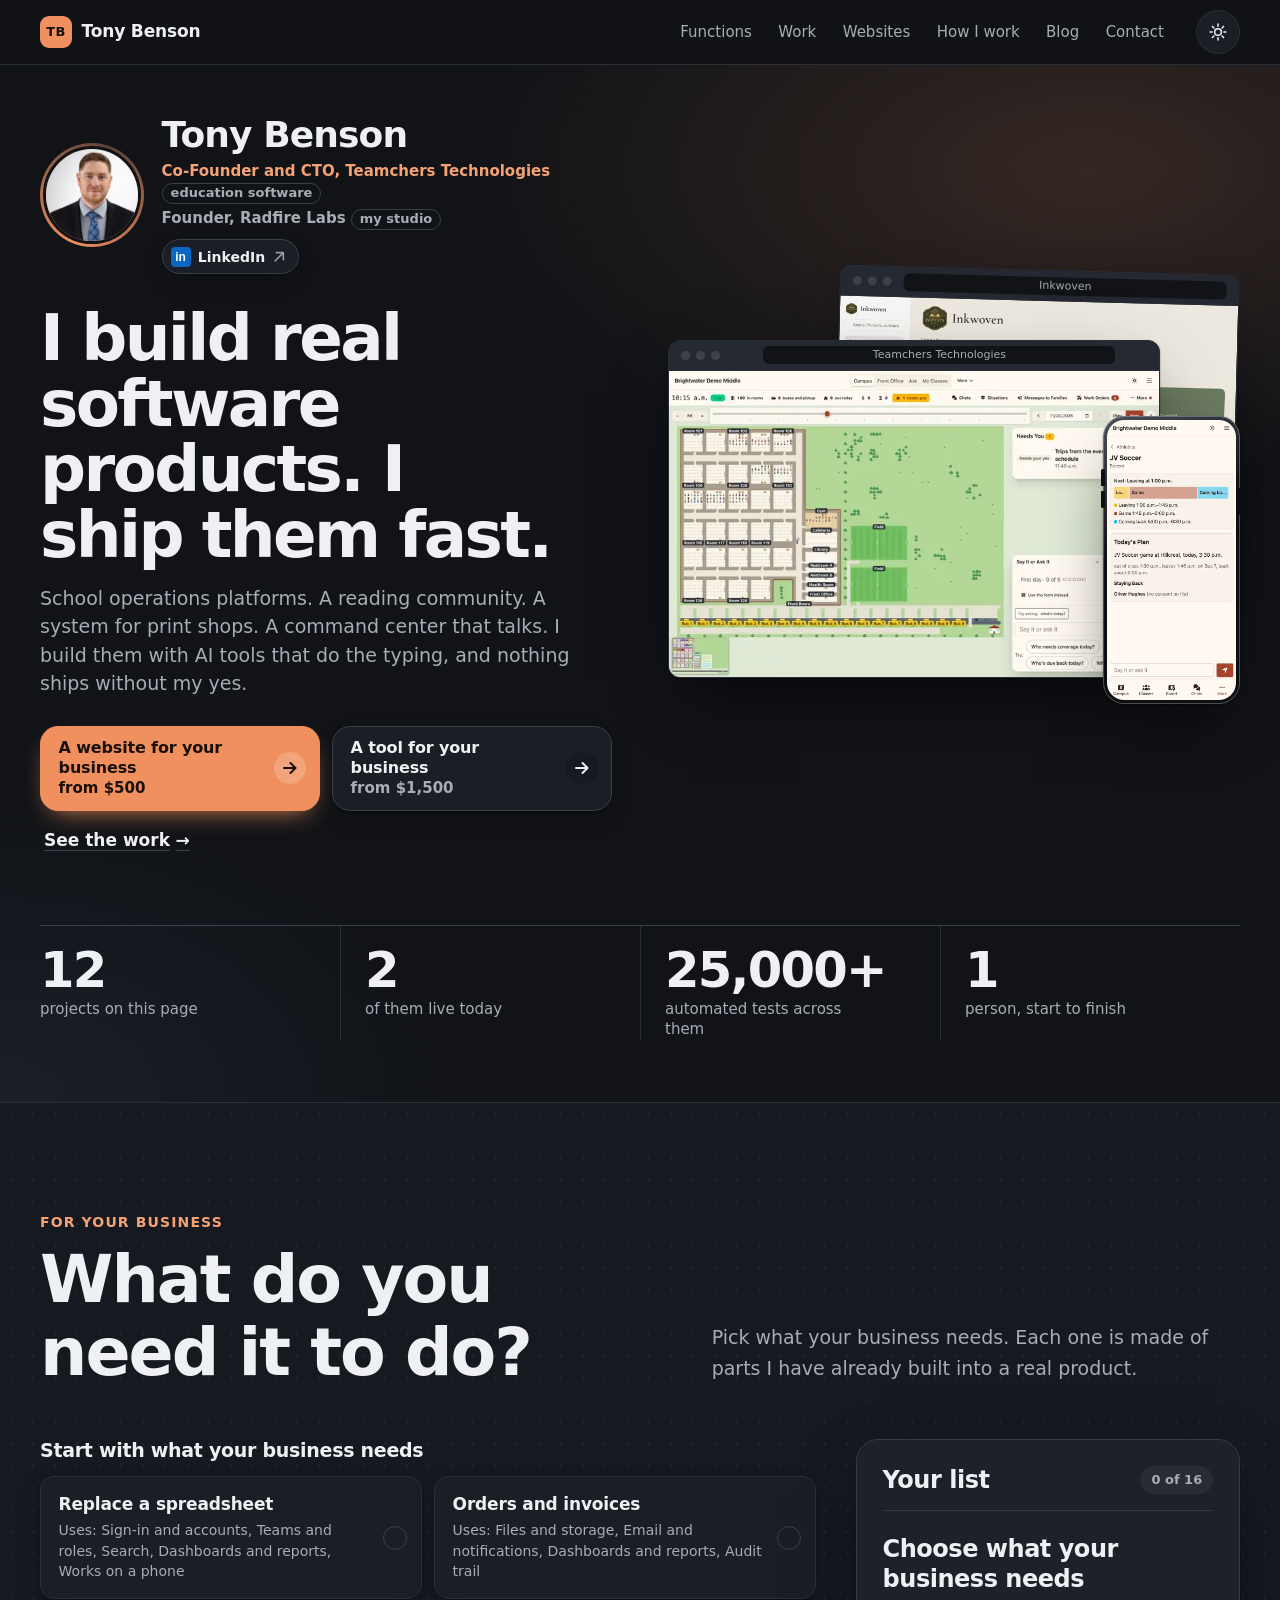
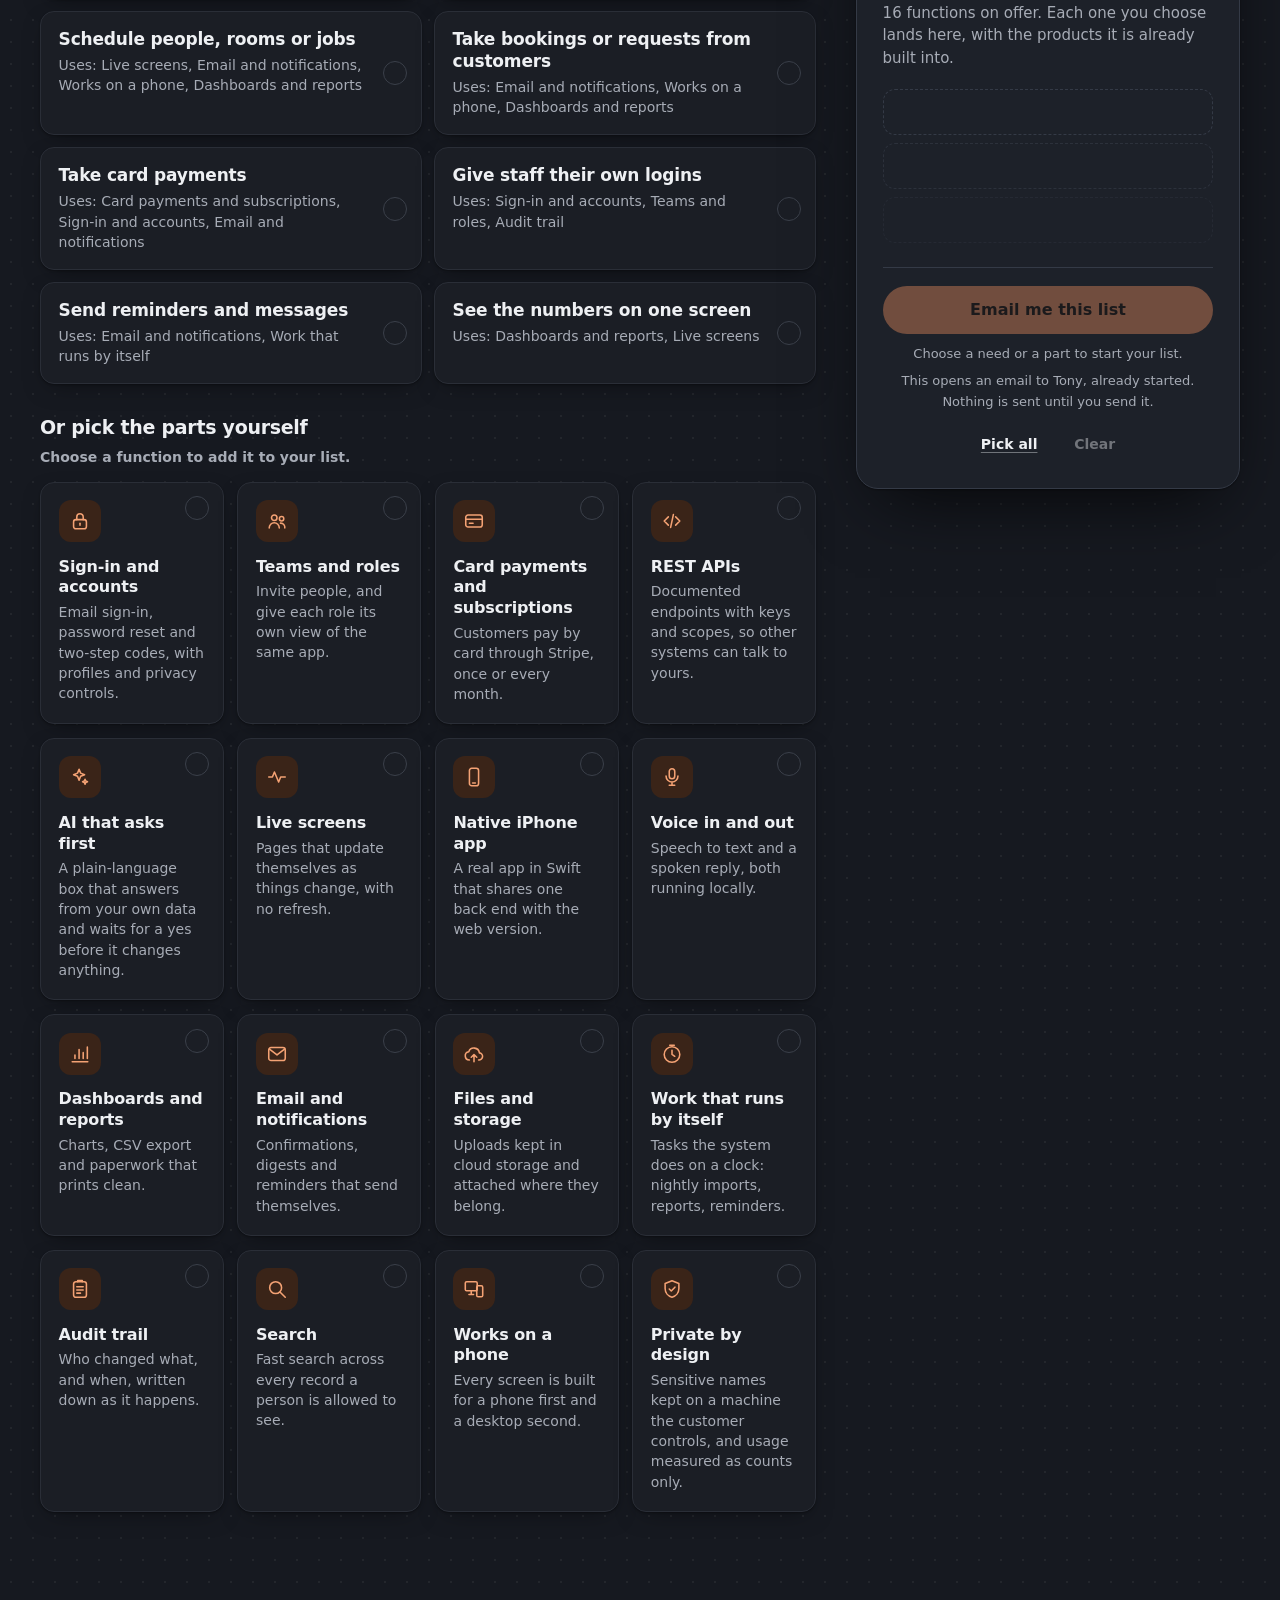
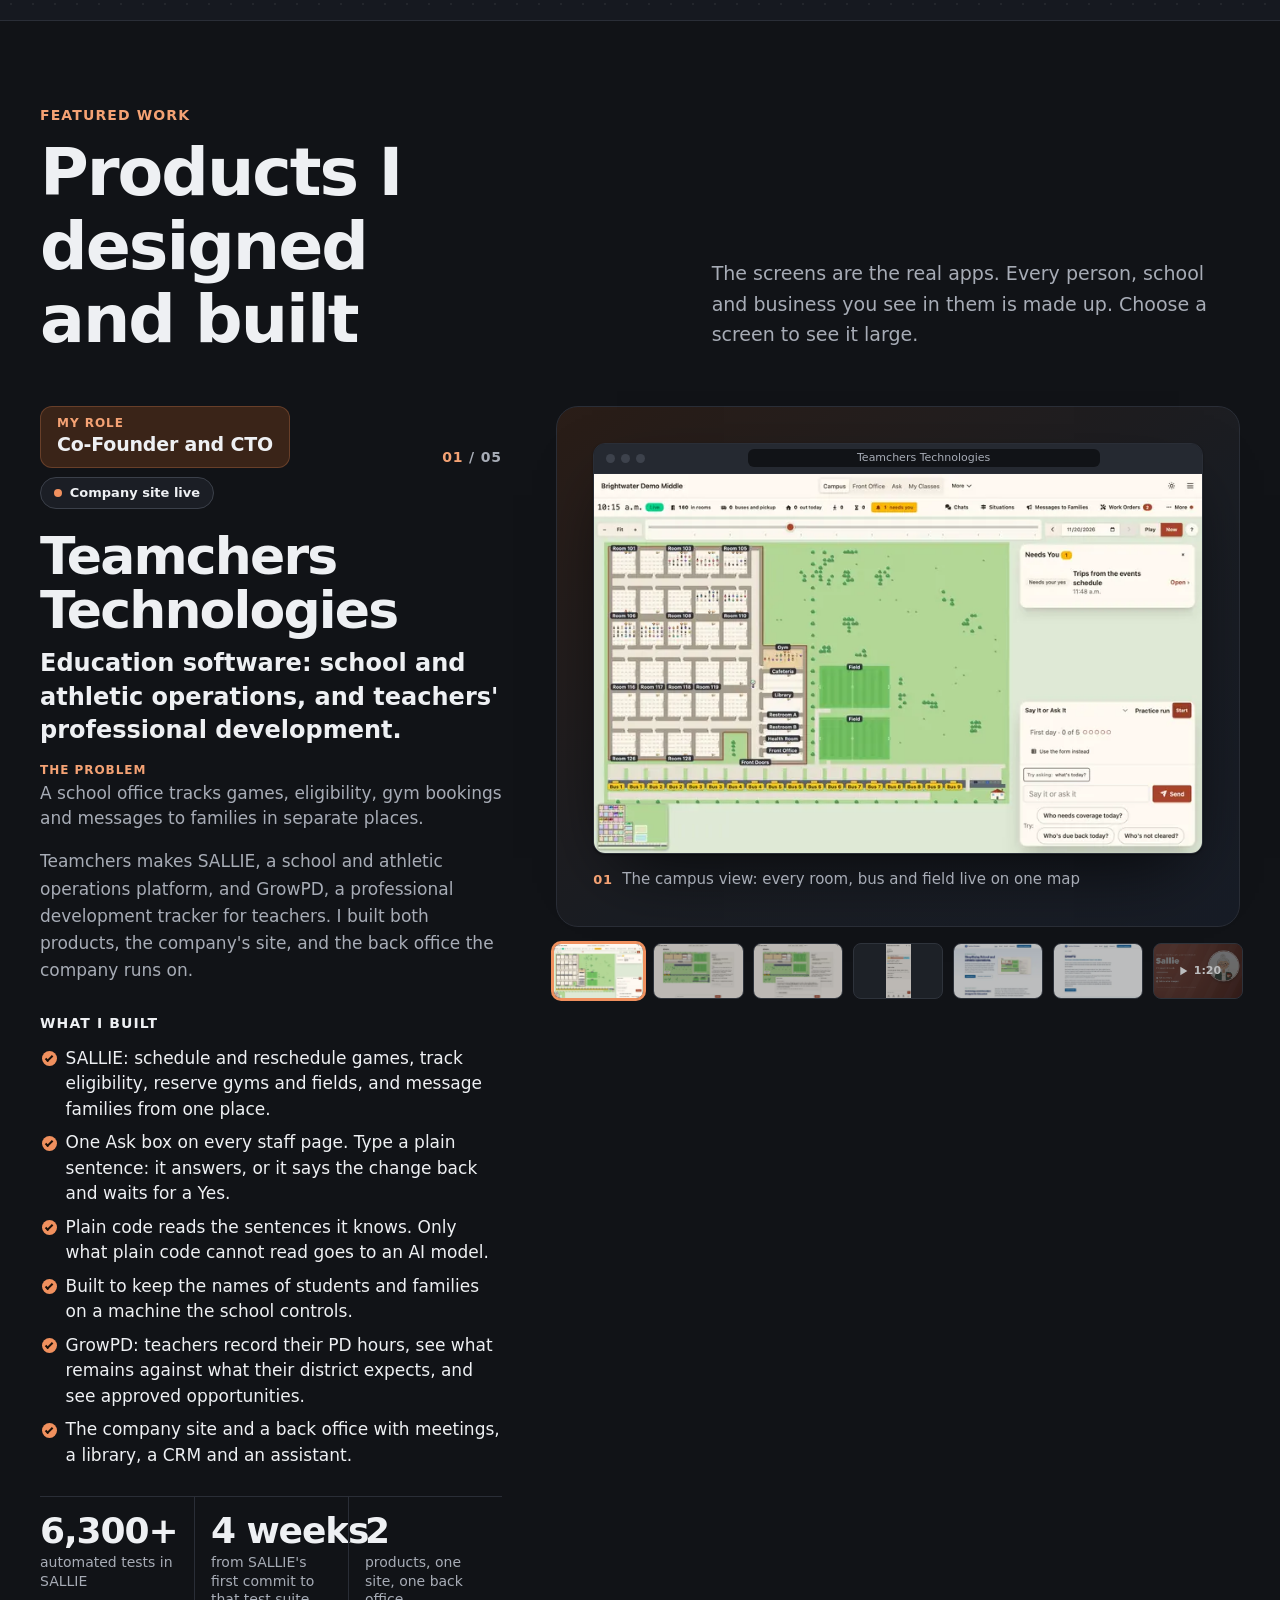
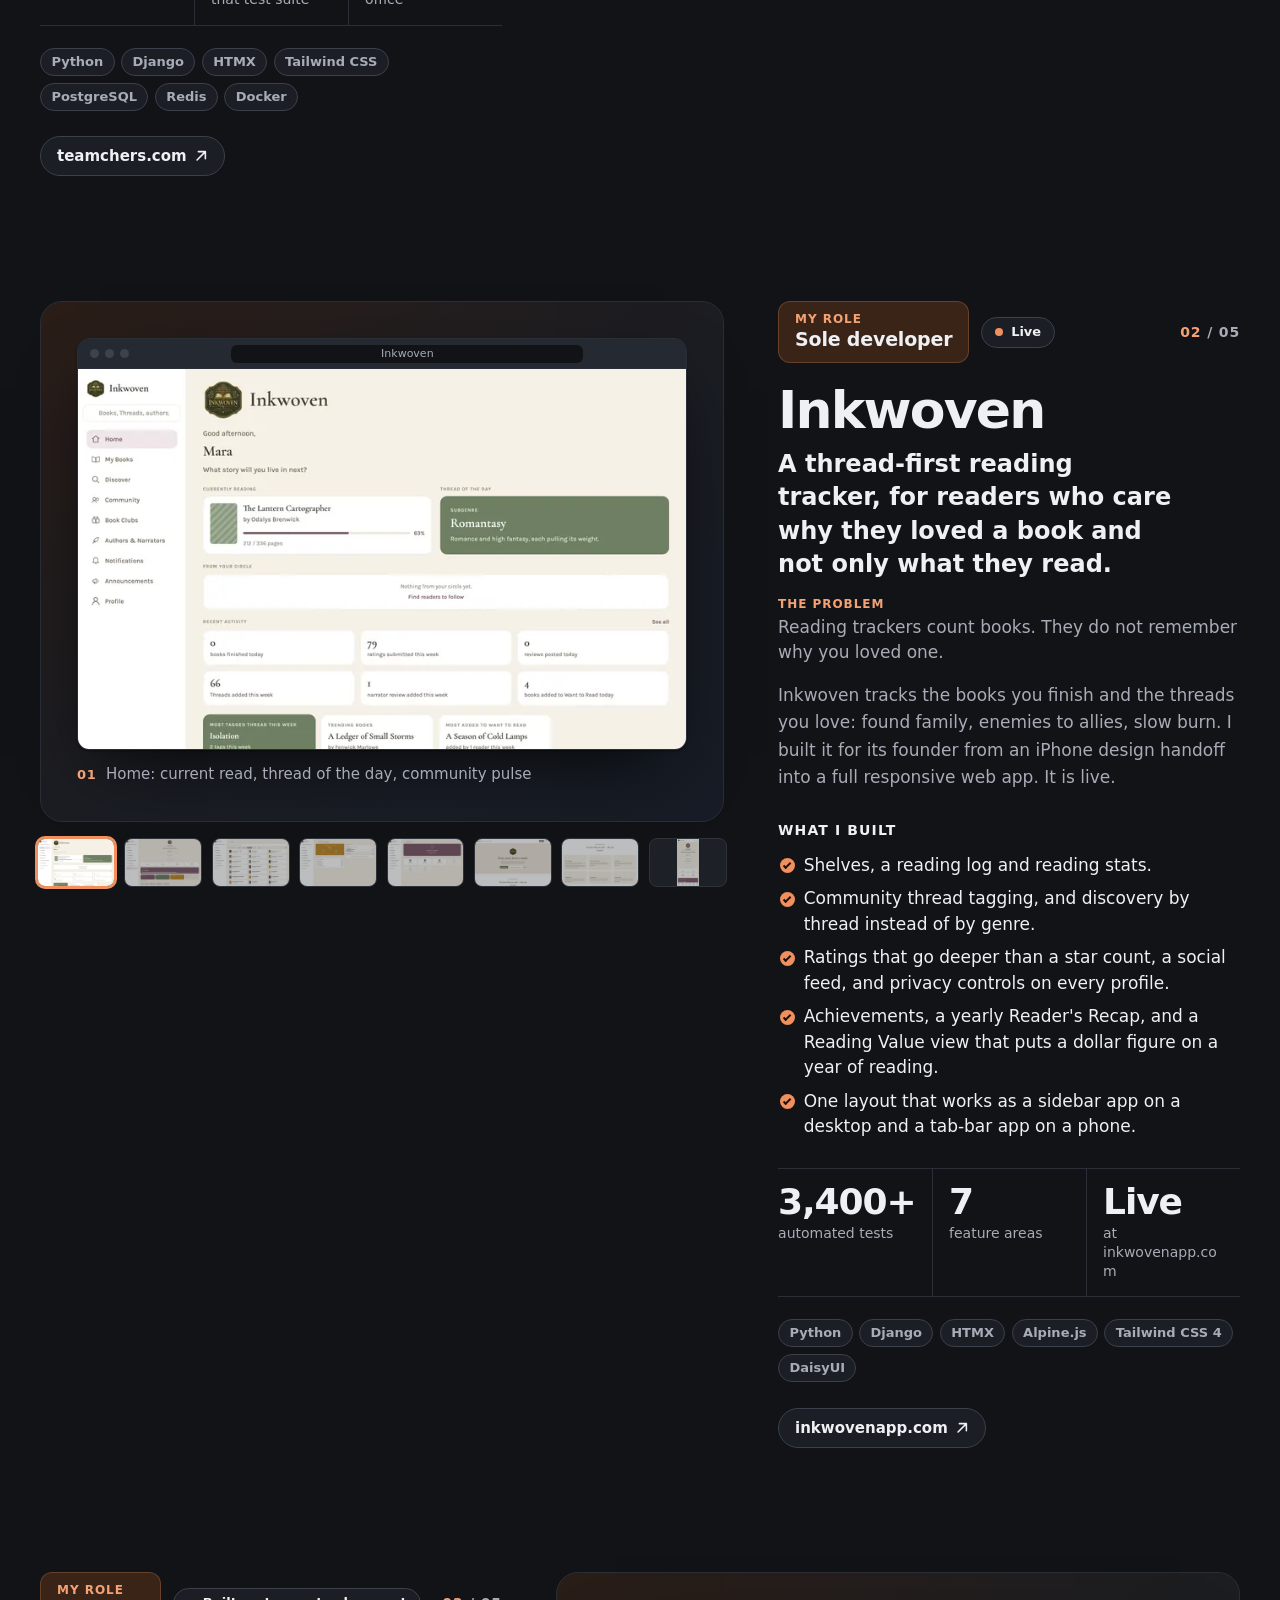
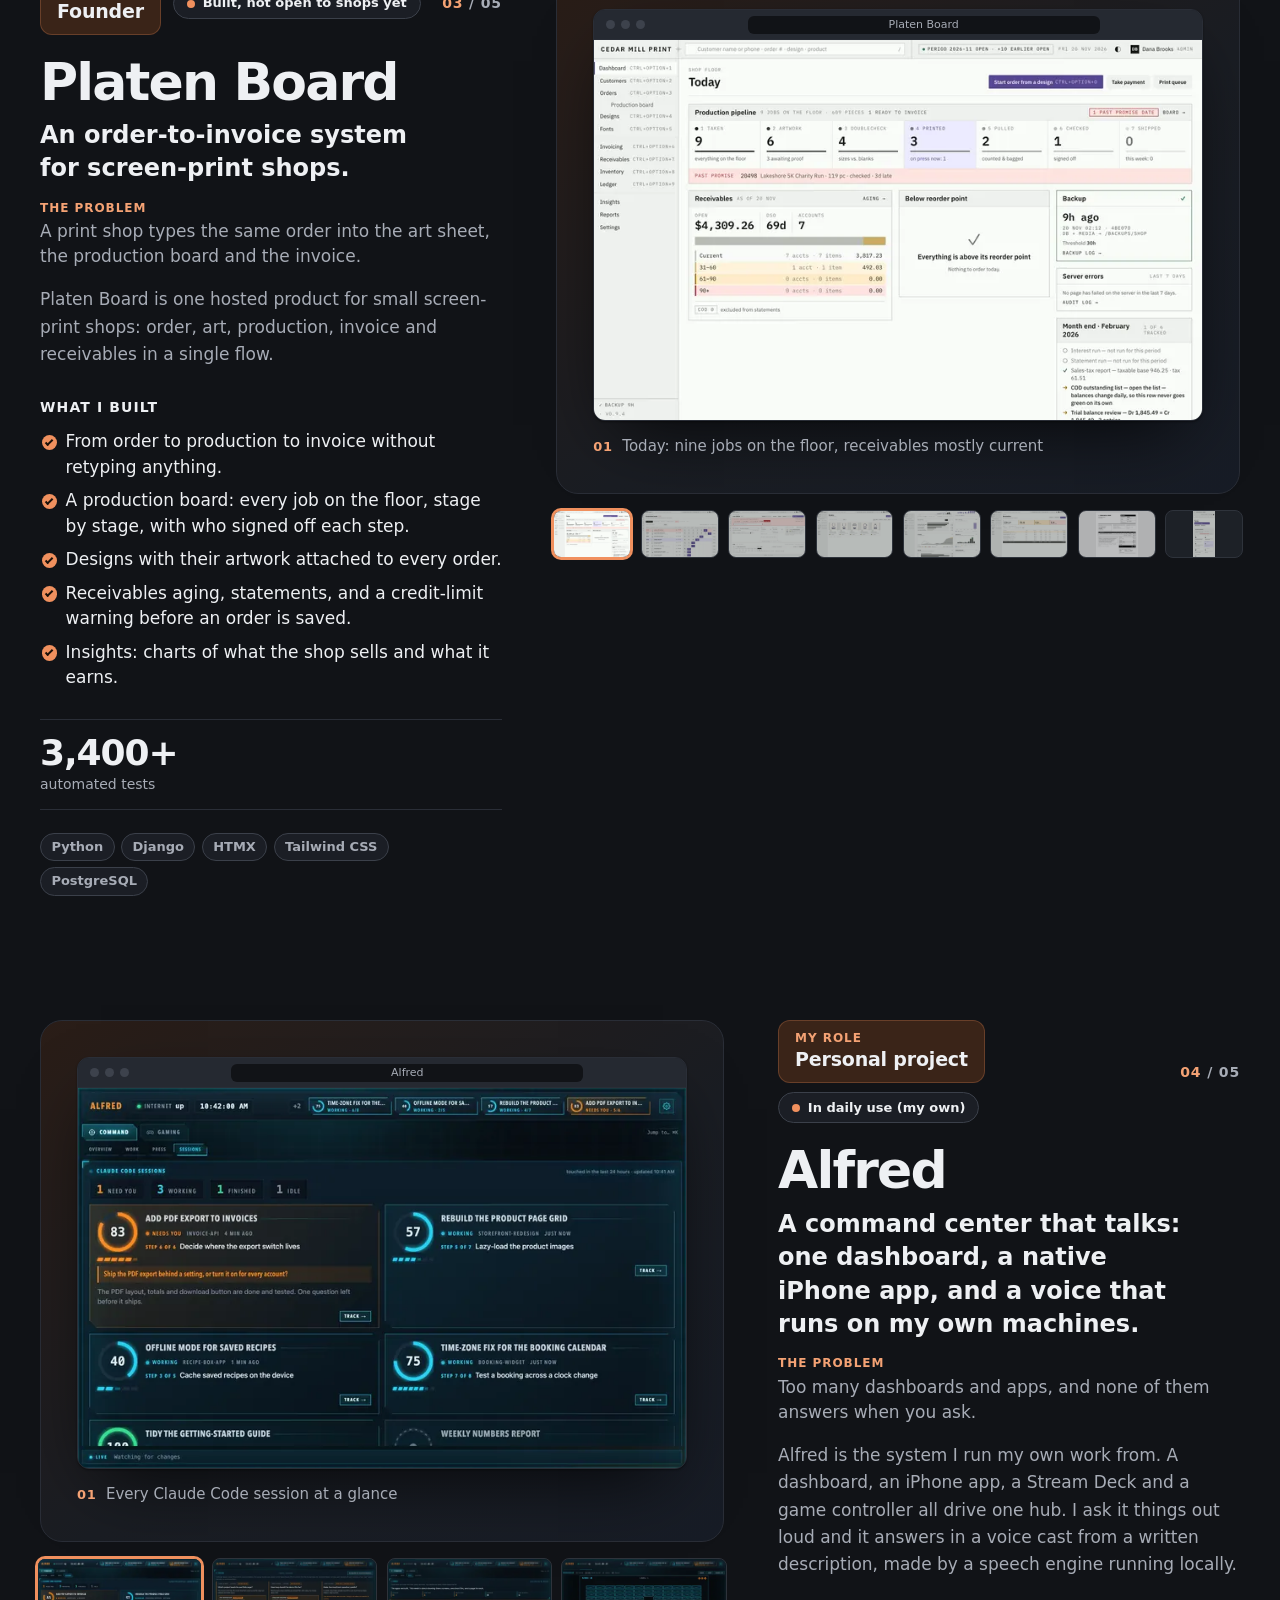
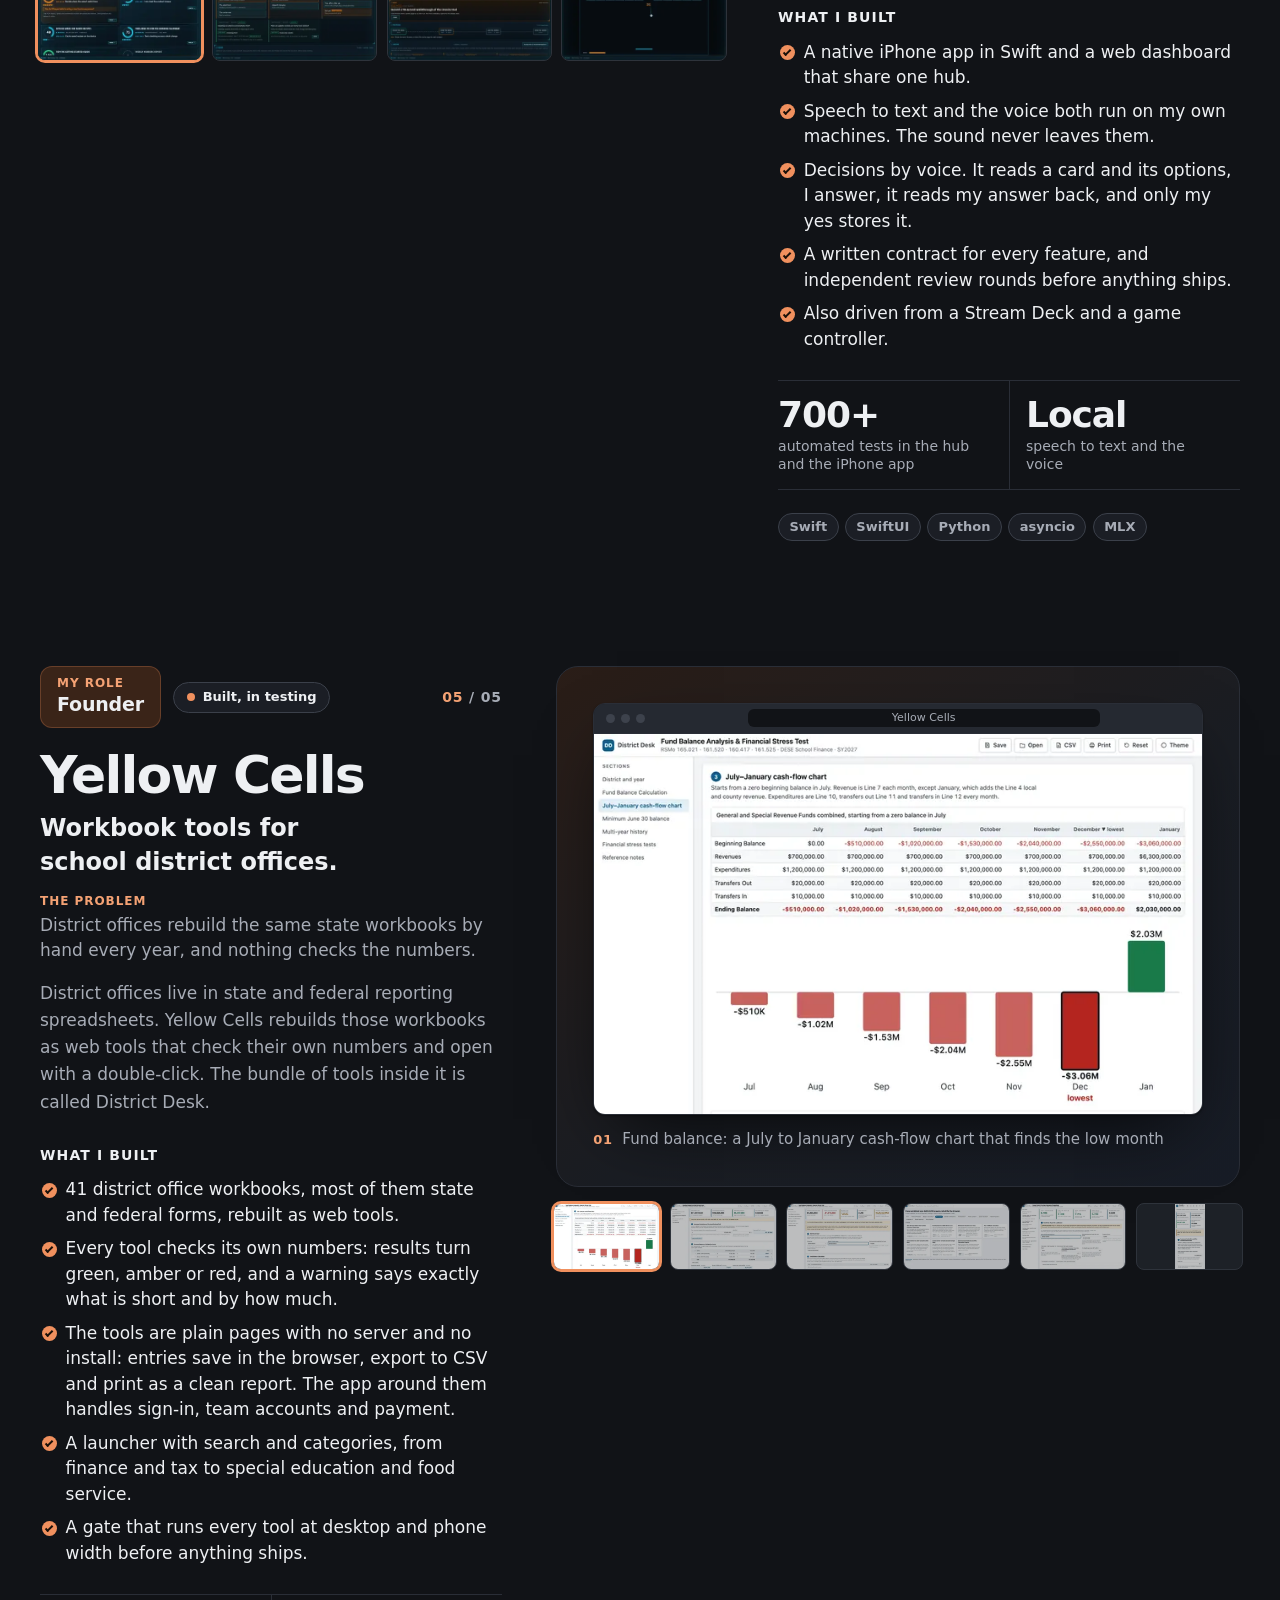
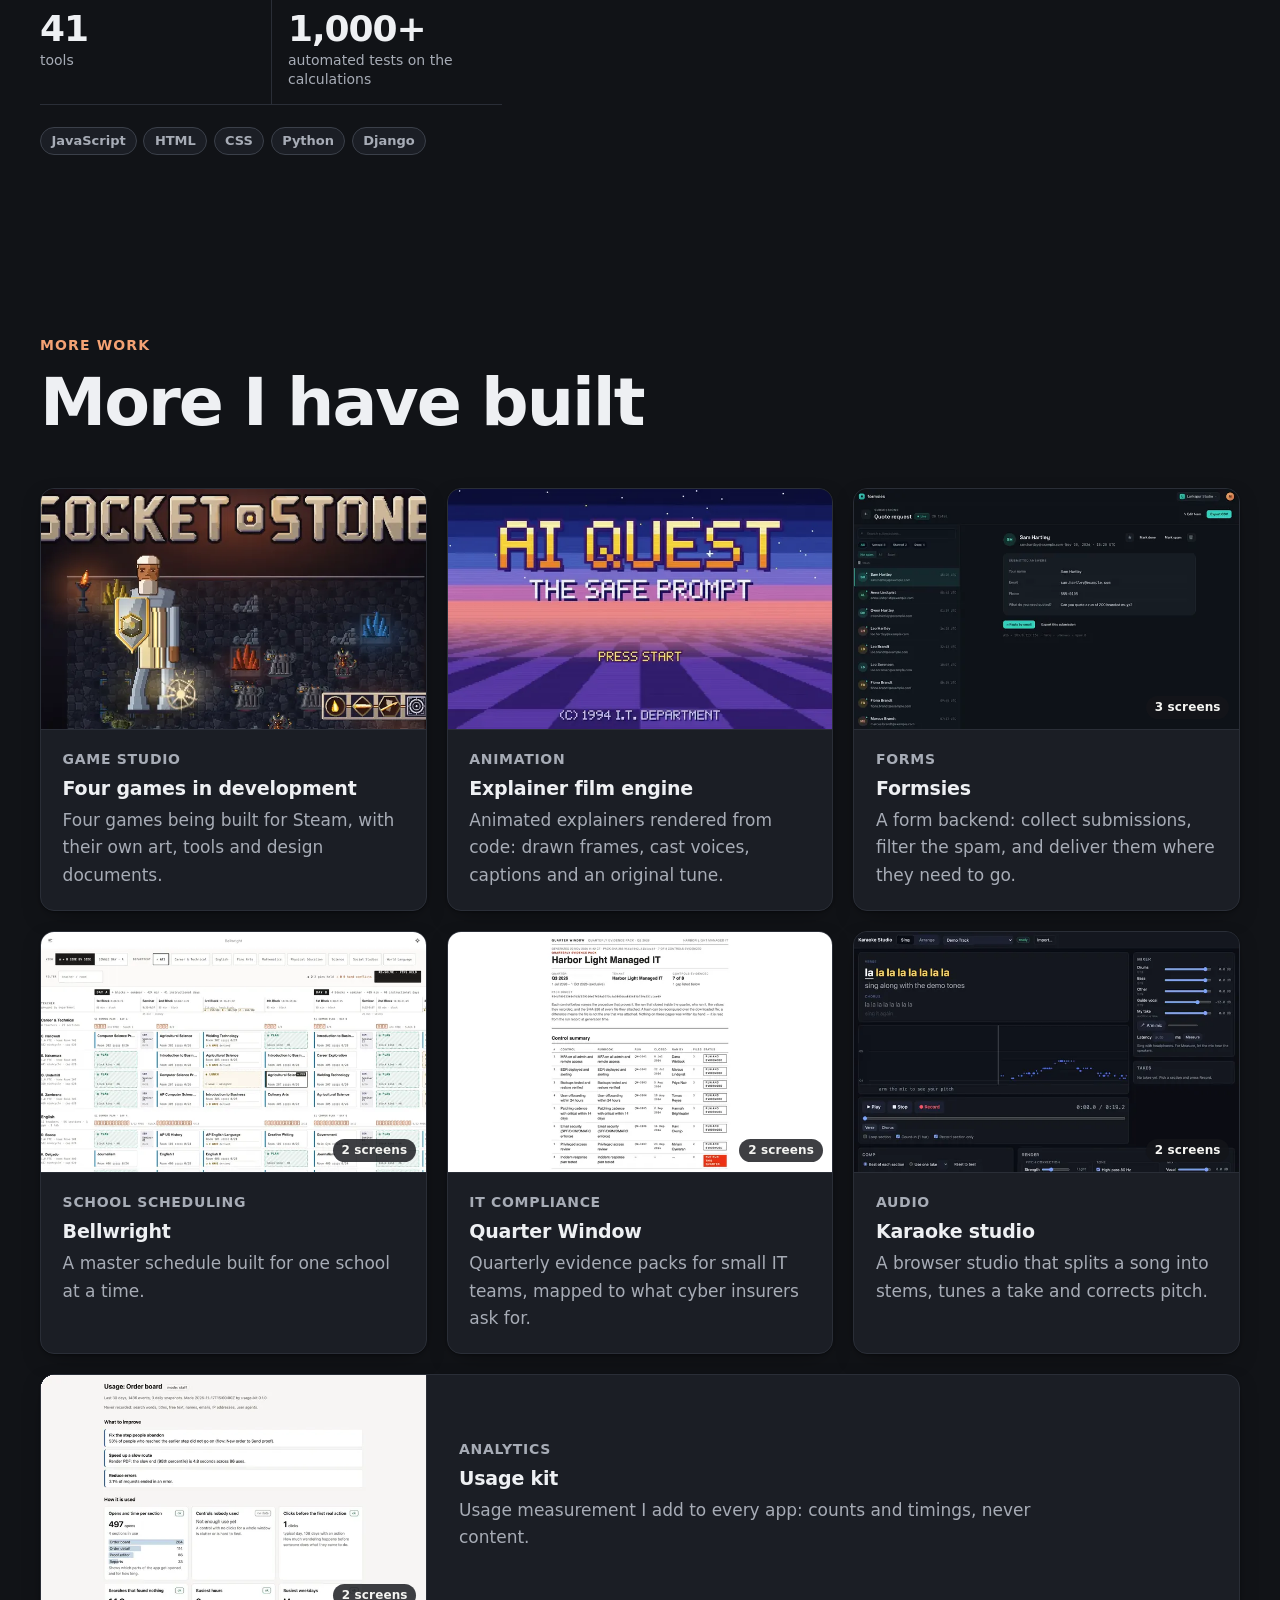
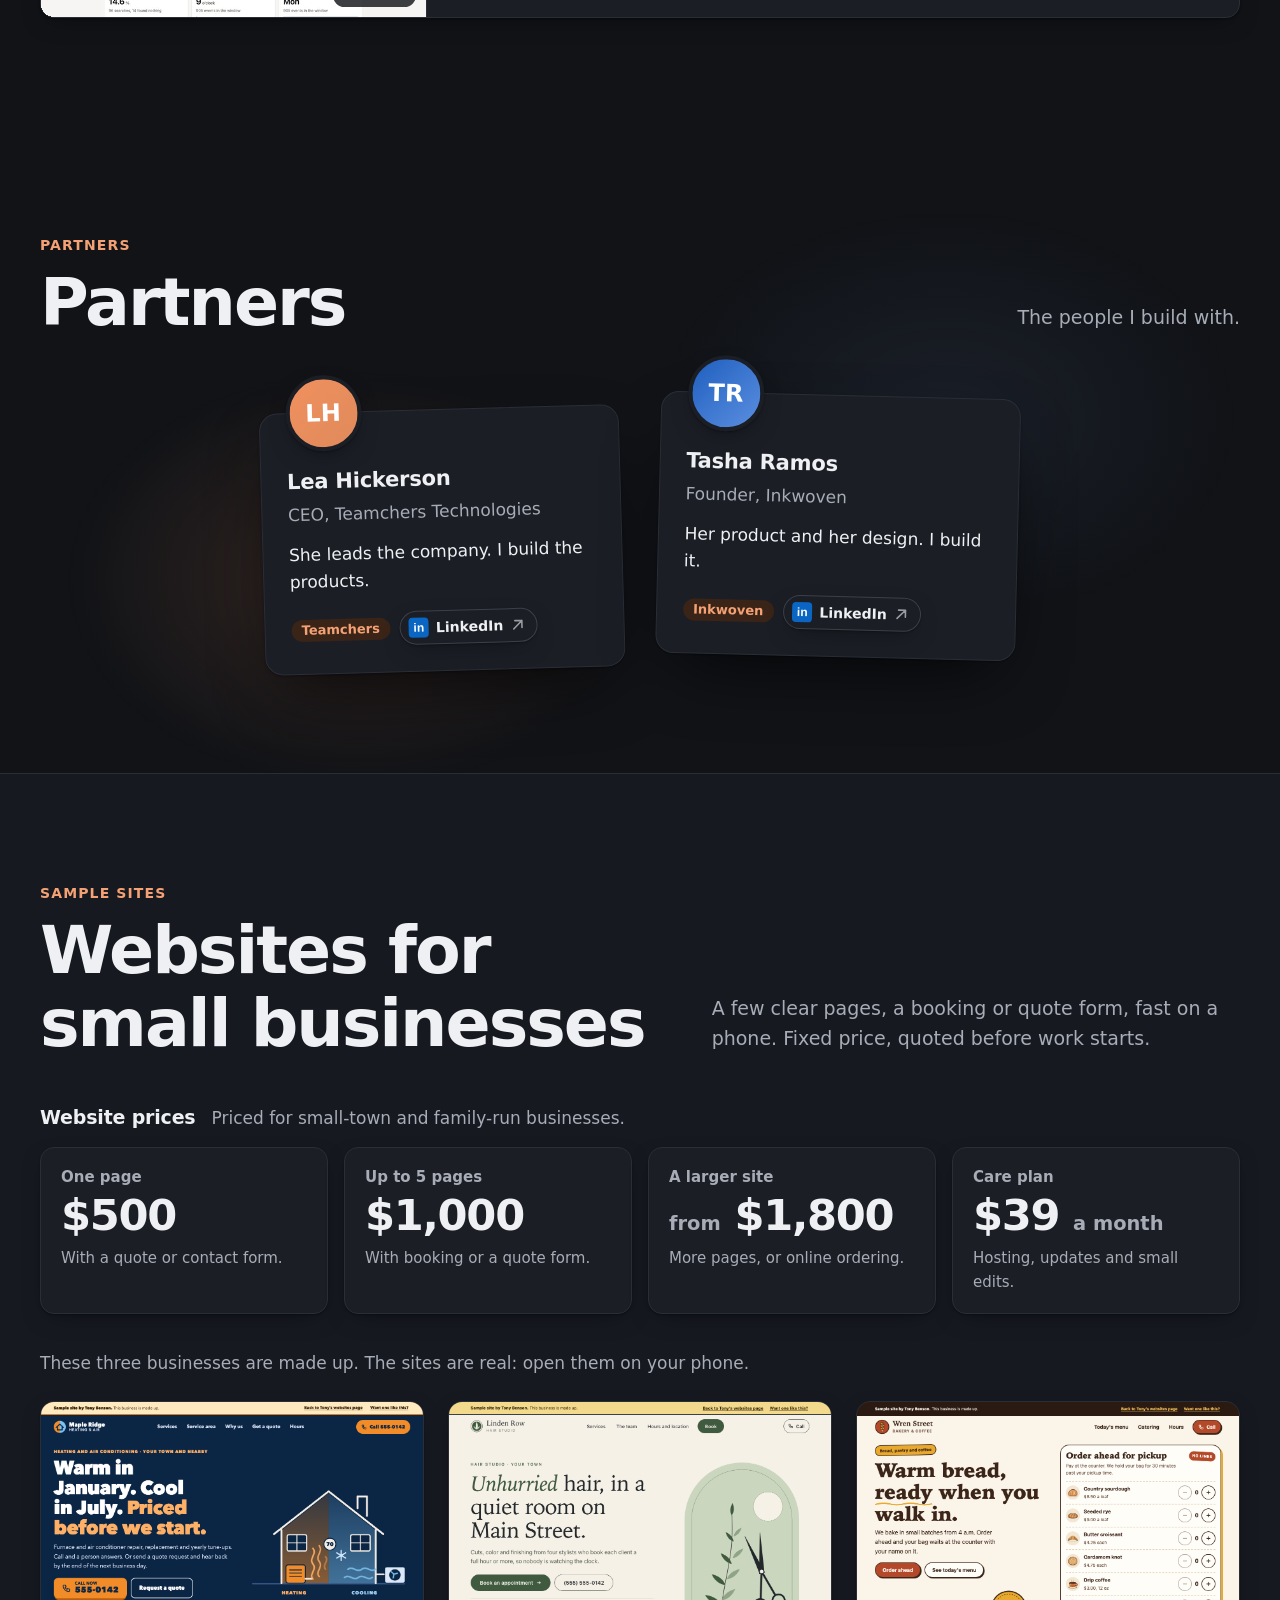
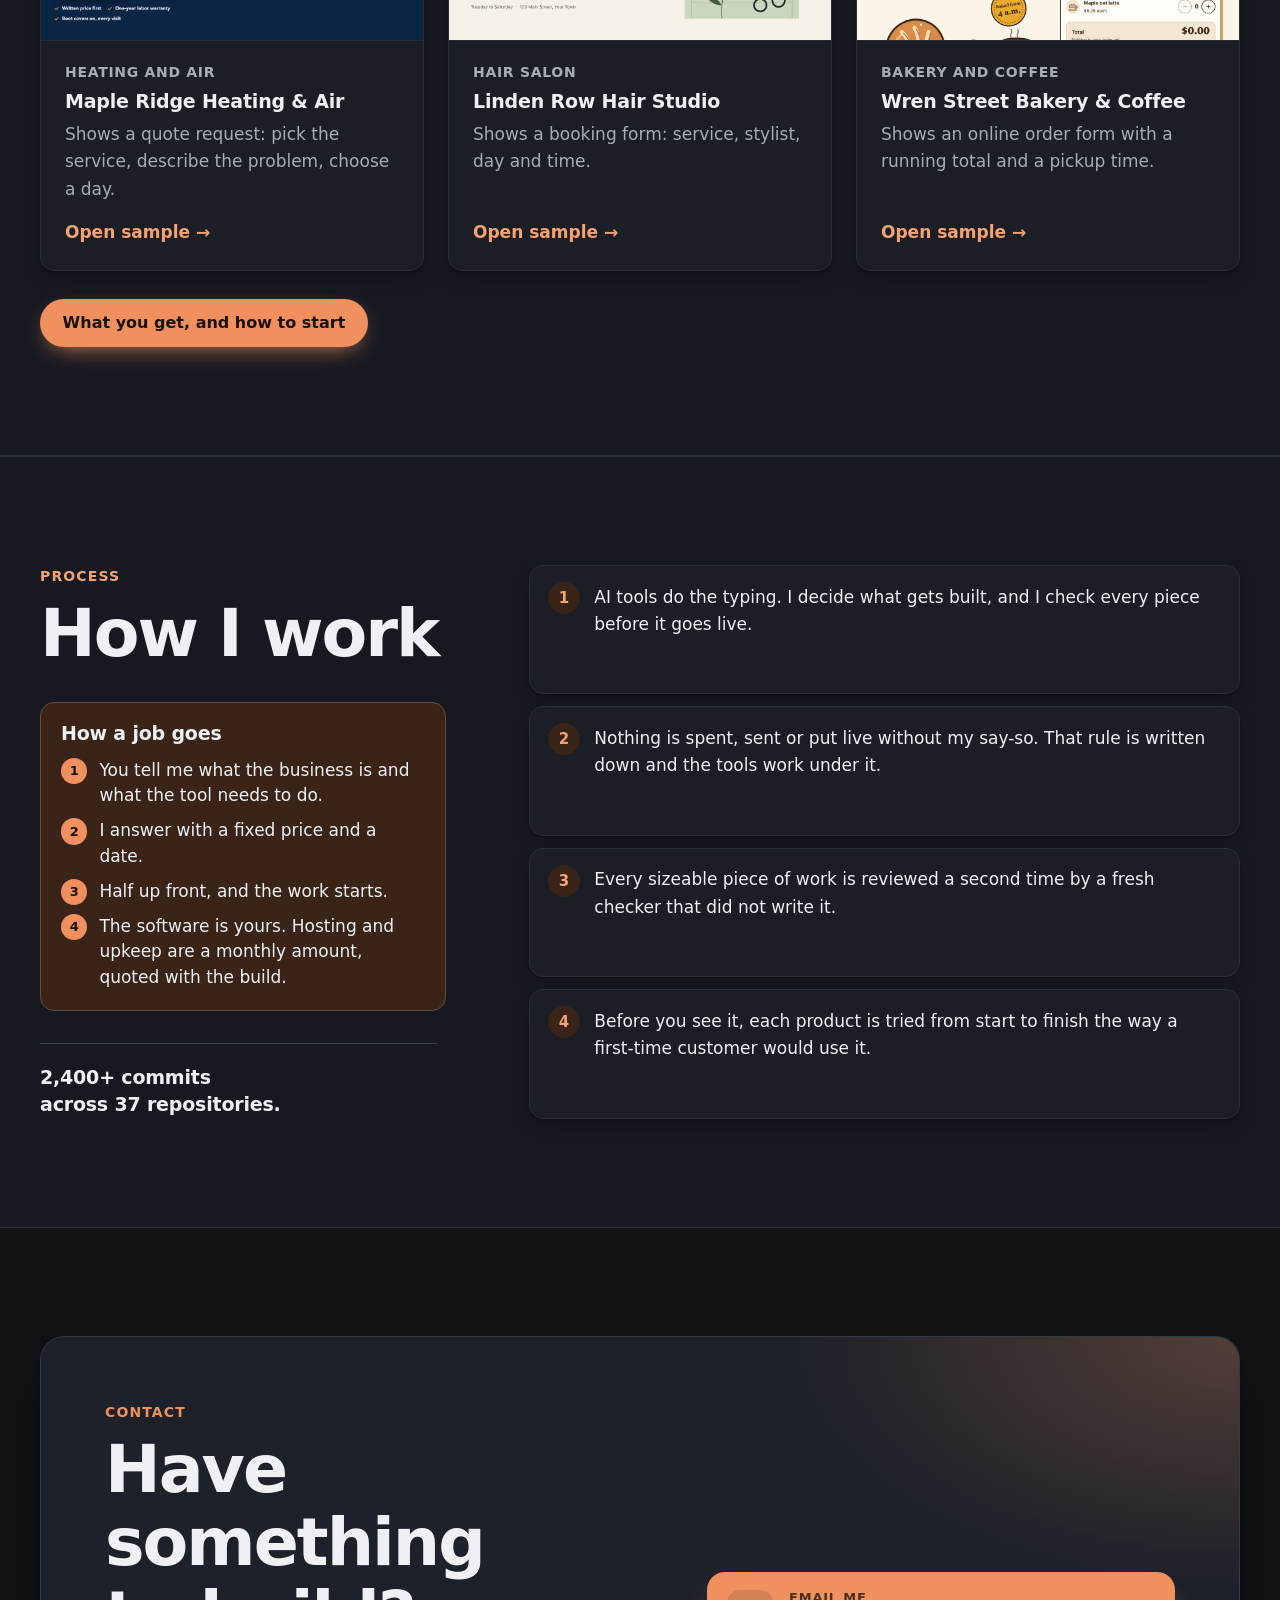
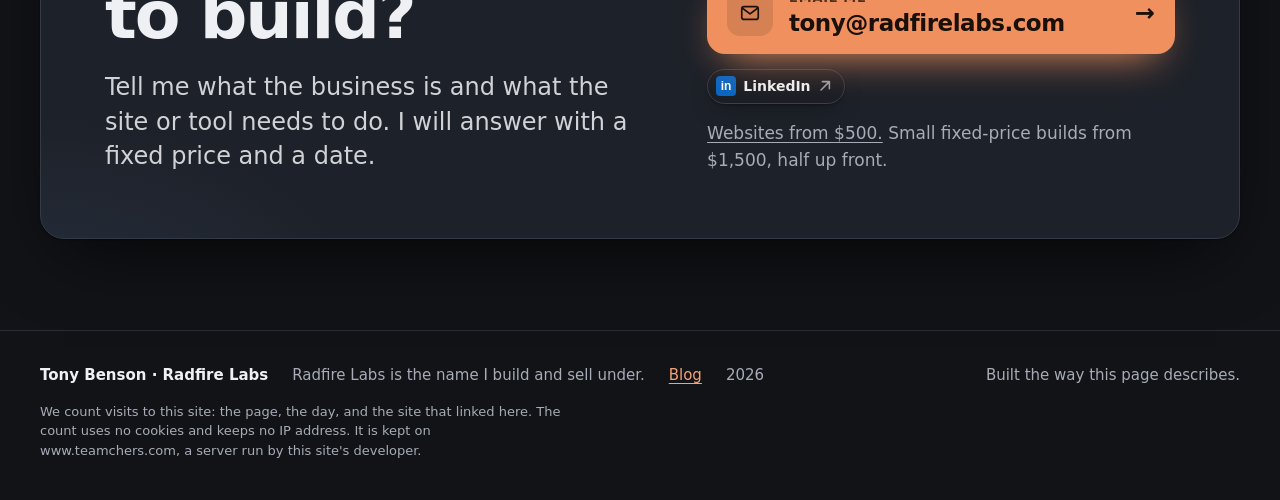
<file: index.html>
<!doctype html>
<html lang="en" class="no-js" data-theme="dark">
<head>
  <meta charset="utf-8">
  <meta name="viewport" content="width=device-width, initial-scale=1">
  <title>Tony Benson · Co-Founder and CTO, Teamchers Technologies · Radfire Labs</title>
  <meta name="description" content="School operations platforms. A reading community. A system for print shops. A command center that talks. I build them with AI tools that do the typing, and nothing ships without my yes.">
  <link rel="canonical" href="https://radfirelabs.com/">
  <meta property="og:type" content="website">
  <meta property="og:site_name" content="Tony Benson">
  <meta property="og:title" content="Tony Benson: I build real software products. I ship them fast.">
  <meta property="og:description" content="School operations platforms. A reading community. A system for print shops. A command center that talks. I build them with AI tools that do the typing, and nothing ships without my yes.">
  <meta property="og:url" content="https://radfirelabs.com/">
  <meta property="og:image" content="https://radfirelabs.com/assets/img/card.jpg">
  <meta property="og:image:width" content="1200">
  <meta property="og:image:height" content="630">
  <meta property="og:image:alt" content="Tony Benson, his roles, and two of the apps he built.">
  <meta name="twitter:card" content="summary_large_image">
  <meta name="color-scheme" content="dark light">
  <link rel="icon" href="assets/img/favicon.svg" type="image/svg+xml">
  <link rel="stylesheet" href="assets/css/site.css">
  <script>
    (function () {
      var root = document.documentElement;
      root.className = root.className.replace("no-js", "js");
      try {
        var saved = localStorage.getItem("theme");
        if (saved === "light" || saved === "dark") root.setAttribute("data-theme", saved);
      } catch (e) {}
    })();
  </script>
</head>
<body class="page-home">
  <a class="skip-link" href="#main">Skip to content</a>

  <header class="site-header">
    <div class="container header-inner">
      <a class="brand" href="#top" aria-label="Tony Benson, back to the top">
        <span class="brand-mark" aria-hidden="true">TB</span>
        <span class="brand-name">Tony Benson</span>
      </a>
      <nav class="site-nav" aria-label="Sections">
        <ul>
          <li><a href="#build">Functions</a></li>
          <li><a href="#work">Work</a></li>
          <li><a href="#websites">Websites</a></li>
          <li><a href="#how">How I work</a></li>
          <li><a href="blog/index.html">Blog</a></li>
          <li><a href="#contact">Contact</a></li>
        </ul>
      </nav>
      <button class="theme-toggle" type="button" aria-label="Switch to light theme" data-theme-toggle>
        <svg class="icon-moon" viewBox="0 0 24 24" width="20" height="20" aria-hidden="true" focusable="false">
          <path d="M20 14.5A8 8 0 0 1 9.5 4a8 8 0 1 0 10.5 10.5z" fill="none" stroke="currentColor" stroke-width="1.8" stroke-linejoin="round"/>
        </svg>
        <svg class="icon-sun" viewBox="0 0 24 24" width="20" height="20" aria-hidden="true" focusable="false">
          <circle cx="12" cy="12" r="4" fill="none" stroke="currentColor" stroke-width="1.8"/>
          <path d="M12 2.5v2.5M12 19v2.5M2.5 12H5M19 12h2.5M5.3 5.3l1.8 1.8M16.9 16.9l1.8 1.8M5.3 18.7l1.8-1.8M16.9 7.1l1.8-1.8" stroke="currentColor" stroke-width="1.8" stroke-linecap="round"/>
        </svg>
      </button>
    </div>
    <!-- Phones and tablets: the five main jumps, always in the header, plain links (no script needed). -->
    <nav class="jump-nav" aria-label="Sections">
      <div class="container">
        <ul class="jump-list" role="list">
          <li><a href="#websites">Websites</a></li>
          <li><a href="#work">Work</a></li>
          <li><a href="#build">Functions</a></li>
          <li><a href="blog/index.html">Blog</a></li>
          <li><a href="#contact">Contact</a></li>
        </ul>
      </div>
    </nav>
  </header>

  <main id="main">
    <!-- 1. Top -->
    <section class="hero" id="top" aria-labelledby="hero-title">
      <div class="hero-glow" aria-hidden="true"></div>
      <div class="container hero-inner">
        <div class="hero-copy">
          <div class="hero-id">
            <span class="portrait-ring"><img class="portrait" src="assets/img/tony.jpg" width="800" height="800" decoding="async" fetchpriority="high" alt="Tony Benson"></span>
            <div>
              <h1 id="hero-title" class="hero-name">Tony Benson</h1>
              <ul class="hero-roles" role="list"><li><span class="role-text">Co-Founder and CTO, Teamchers Technologies</span> <span class="role-note"><span class="visually-hidden">, </span>education software</span></li><li><span class="role-text">Founder, Radfire Labs</span> <span class="role-note"><span class="visually-hidden">, </span>my studio</span></li></ul>
              <a class="in-pill in-pill-hero" href="https://www.linkedin.com/in/anthony-benson-9a647965/" rel="noopener" aria-label="Tony Benson on LinkedIn"><span class="in-mark" aria-hidden="true">in</span><span>LinkedIn</span><svg viewBox="0 0 16 16" width="14" height="14" aria-hidden="true" focusable="false"><path d="M5 3h8v8M13 3 3.5 12.5" fill="none" stroke="currentColor" stroke-width="1.8" stroke-linecap="round" stroke-linejoin="round"/></svg></a>
            </div>
          </div>
          <p class="hero-headline">I build real software products. I ship them fast.</p>
          <p class="hero-sub">School operations platforms. A reading community. A system for print shops. A command center that talks. I build them with AI tools that do the typing, and nothing ships without my yes.</p>
          <div class="hero-offers"><div class="offer-doors"><a class="offer" href="websites/index.html"><span class="offer-text"><span class="offer-label">A website for your business</span><span class="visually-hidden">, </span><span class="offer-price">from $500</span></span><span class="offer-arrow"><svg viewBox="0 0 20 20" width="20" height="20" aria-hidden="true" focusable="false"><path d="M4 10h11M10.5 5l5 5-5 5" fill="none" stroke="currentColor" stroke-width="2" stroke-linecap="round" stroke-linejoin="round"/></svg></span></a><a class="offer" href="#contact"><span class="offer-text"><span class="offer-label">A tool for your business</span><span class="visually-hidden">, </span><span class="offer-price">from $1,500</span></span><span class="offer-arrow"><svg viewBox="0 0 20 20" width="20" height="20" aria-hidden="true" focusable="false"><path d="M4 10h11M10.5 5l5 5-5 5" fill="none" stroke="currentColor" stroke-width="2" stroke-linecap="round" stroke-linejoin="round"/></svg></span></a></div><p class="offer-more"><a class="offer-quiet" href="#work">See the work<span class="offer-quiet-arrow" aria-hidden="true">&rarr;</span></a></p></div>
        </div>
        <div class="hero-art"><div class="collage"><div class="browser layer-back"><div class="browser-bar" aria-hidden="true"><span class="dots"><i></i><i></i><i></i></span><span class="addr">Inkwoven</span></div><div class="browser-view"><img src="assets/work/inkwoven/10-app-home-1080.webp" width="2880" height="1800" srcset="assets/work/inkwoven/10-app-home-720.webp 720w, assets/work/inkwoven/10-app-home-1080.webp 1080w, assets/work/inkwoven/10-app-home-1440.webp 1440w" sizes="(min-width: 1024px) 430px, (min-width: 600px) 66vw, 66vw" decoding="async" alt="Inkwoven: The signed-in home screen of the app on a made-up reader account, showing the book in progress with page progress and the community activity tiles."></div></div><div class="browser layer-front"><div class="browser-bar" aria-hidden="true"><span class="dots"><i></i><i></i><i></i></span><span class="addr">Teamchers Technologies</span></div><div class="browser-view"><img src="assets/work/teamchers/11-sallie-campus-1080.webp" width="2880" height="1800" srcset="assets/work/teamchers/11-sallie-campus-720.webp 720w, assets/work/teamchers/11-sallie-campus-1080.webp 1080w, assets/work/teamchers/11-sallie-campus-1440.webp 1440w" sizes="(min-width: 1024px) 520px, (min-width: 600px) 80vw, 80vw" fetchpriority="high" decoding="async" alt="Teamchers Technologies: SALLIE principal Campus page at mid-morning on a fictional school: map of rooms with student dots, status bar (160 in rooms, 1 needs you), a time slider, and the Say It or Ask It box."></div></div><div class="phone layer-phone"><img src="assets/work/teamchers/13-sallie-coach-phone-720.webp" width="1170" height="2532" srcset="assets/work/teamchers/13-sallie-coach-phone-480.webp 480w, assets/work/teamchers/13-sallie-coach-phone-720.webp 720w" sizes="(min-width: 1024px) 140px, (min-width: 600px) 160px, 84px" decoding="async" alt="Teamchers Technologies on a phone: SALLIE coach view at phone width for JV Soccer: timeline of leaving, game and coming back, and today&#x27;s plan with a student staying back."></div></div></div>
      </div>
      <div class="container"><dl class="hero-stats"><div><dt>projects on this page</dt><dd>12</dd></div><div><dt>of them live today</dt><dd>2</dd></div><div><dt>automated tests across them</dt><dd>25,000+</dd></div><div><dt>person, start to finish</dt><dd>1</dd></div></dl></div>
    </section>

    <!-- 2. What I can build into your app -->
    <section class="section section-build" id="build" aria-labelledby="build-title">
      <div class="container">
        <div class="section-head build-head">
          <p class="eyebrow">For your business</p>
          <h2 id="build-title" class="section-title">What do you need it to do?</h2>
          <p class="section-intro">Pick what your business needs. Each one is made of parts I have already built into a real product.</p>
        </div>
        <div class="picker" data-picker data-total="16" data-mail="{&quot;subject&quot;: &quot;A tool for my business&quot;, &quot;greeting&quot;: &quot;Hello Tony,&quot;, &quot;need&quot;: &quot;I need a tool for my business.&quot;, &quot;goals_heading&quot;: &quot;What it should do:&quot;, &quot;parts_heading&quot;: &quot;Parts it may need:&quot;, &quot;about&quot;: &quot;About the business:&quot;, &quot;reach&quot;: &quot;Best way to reach me:&quot;, &quot;empty_hint&quot;: &quot;Choose a need or a part to start your list.&quot;}">
          <div class="picker-main">
            <h3 class="picker-sub" id="goals-title">Start with what your business needs</h3><ul class="goal-grid" role="list" aria-labelledby="goals-title"><li class="goal-item"><span class="goal" data-goal="spreadsheet" data-goal-picks="login teams search reports mobile"><span class="goal-name">Replace a spreadsheet</span><span class="goal-uses">Uses: Sign-in and accounts, Teams and roles, Search, Dashboards and reports, Works on a phone</span><span class="pick-check" aria-hidden="true"><svg viewBox="0 0 16 16" width="12" height="12" aria-hidden="true" focusable="false"><path d="M3.5 8.4 6.6 11.4 12.5 4.8" fill="none" stroke="currentColor" stroke-width="2.2" stroke-linecap="round" stroke-linejoin="round"/></svg></span></span></li><li class="goal-item"><span class="goal" data-goal="orders" data-goal-picks="files email reports audit"><span class="goal-name">Orders and invoices</span><span class="goal-uses">Uses: Files and storage, Email and notifications, Dashboards and reports, Audit trail</span><span class="pick-check" aria-hidden="true"><svg viewBox="0 0 16 16" width="12" height="12" aria-hidden="true" focusable="false"><path d="M3.5 8.4 6.6 11.4 12.5 4.8" fill="none" stroke="currentColor" stroke-width="2.2" stroke-linecap="round" stroke-linejoin="round"/></svg></span></span></li><li class="goal-item"><span class="goal" data-goal="schedule" data-goal-picks="live email mobile reports"><span class="goal-name">Schedule people, rooms or jobs</span><span class="goal-uses">Uses: Live screens, Email and notifications, Works on a phone, Dashboards and reports</span><span class="pick-check" aria-hidden="true"><svg viewBox="0 0 16 16" width="12" height="12" aria-hidden="true" focusable="false"><path d="M3.5 8.4 6.6 11.4 12.5 4.8" fill="none" stroke="currentColor" stroke-width="2.2" stroke-linecap="round" stroke-linejoin="round"/></svg></span></span></li><li class="goal-item"><span class="goal" data-goal="bookings" data-goal-picks="email mobile reports"><span class="goal-name">Take bookings or requests from customers</span><span class="goal-uses">Uses: Email and notifications, Works on a phone, Dashboards and reports</span><span class="pick-check" aria-hidden="true"><svg viewBox="0 0 16 16" width="12" height="12" aria-hidden="true" focusable="false"><path d="M3.5 8.4 6.6 11.4 12.5 4.8" fill="none" stroke="currentColor" stroke-width="2.2" stroke-linecap="round" stroke-linejoin="round"/></svg></span></span></li><li class="goal-item"><span class="goal" data-goal="cards" data-goal-picks="payments login email"><span class="goal-name">Take card payments</span><span class="goal-uses">Uses: Card payments and subscriptions, Sign-in and accounts, Email and notifications</span><span class="pick-check" aria-hidden="true"><svg viewBox="0 0 16 16" width="12" height="12" aria-hidden="true" focusable="false"><path d="M3.5 8.4 6.6 11.4 12.5 4.8" fill="none" stroke="currentColor" stroke-width="2.2" stroke-linecap="round" stroke-linejoin="round"/></svg></span></span></li><li class="goal-item"><span class="goal" data-goal="logins" data-goal-picks="login teams audit"><span class="goal-name">Give staff their own logins</span><span class="goal-uses">Uses: Sign-in and accounts, Teams and roles, Audit trail</span><span class="pick-check" aria-hidden="true"><svg viewBox="0 0 16 16" width="12" height="12" aria-hidden="true" focusable="false"><path d="M3.5 8.4 6.6 11.4 12.5 4.8" fill="none" stroke="currentColor" stroke-width="2.2" stroke-linecap="round" stroke-linejoin="round"/></svg></span></span></li><li class="goal-item"><span class="goal" data-goal="reminders" data-goal-picks="email jobs"><span class="goal-name">Send reminders and messages</span><span class="goal-uses">Uses: Email and notifications, Work that runs by itself</span><span class="pick-check" aria-hidden="true"><svg viewBox="0 0 16 16" width="12" height="12" aria-hidden="true" focusable="false"><path d="M3.5 8.4 6.6 11.4 12.5 4.8" fill="none" stroke="currentColor" stroke-width="2.2" stroke-linecap="round" stroke-linejoin="round"/></svg></span></span></li><li class="goal-item"><span class="goal" data-goal="numbers" data-goal-picks="reports live"><span class="goal-name">See the numbers on one screen</span><span class="goal-uses">Uses: Dashboards and reports, Live screens</span><span class="pick-check" aria-hidden="true"><svg viewBox="0 0 16 16" width="12" height="12" aria-hidden="true" focusable="false"><path d="M3.5 8.4 6.6 11.4 12.5 4.8" fill="none" stroke="currentColor" stroke-width="2.2" stroke-linecap="round" stroke-linejoin="round"/></svg></span></span></li></ul>
            <h3 class="picker-sub picker-sub-parts" id="parts-title">Or pick the parts yourself</h3>
            <p class="picker-howto">Choose a function to add it to your list.</p>
            <ul class="pick-grid" role="list" aria-label="Functions">
              <li class="pick-item"><span class="pick" data-pick="login"><span class="pick-icon"><svg class="pick-icon-svg" viewBox="0 0 24 24" width="24" height="24" aria-hidden="true" focusable="false" fill="none" stroke="currentColor" stroke-width="1.7" stroke-linecap="round" stroke-linejoin="round"><rect x="5" y="10.5" width="14" height="10" rx="2.5"/><path d="M8.5 10.5V7.5a3.5 3.5 0 0 1 7 0v3"/><path d="M12 14.5v2"/></svg></span><span class="pick-text"><span class="pick-name">Sign-in and accounts</span><span class="pick-line">Email sign-in, password reset and two-step codes, with profiles and privacy controls.</span></span><span class="pick-check" aria-hidden="true"><svg viewBox="0 0 16 16" width="12" height="12" aria-hidden="true" focusable="false"><path d="M3.5 8.4 6.6 11.4 12.5 4.8" fill="none" stroke="currentColor" stroke-width="2.2" stroke-linecap="round" stroke-linejoin="round"/></svg></span></span><div class="pick-built"><span class="pick-built-label">Built in:</span><ul role="list"><li><a class="built-chip" href="#teamchers">Teamchers Technologies</a></li><li><a class="built-chip" href="#inkwoven">Inkwoven</a></li><li><a class="built-chip" href="#platen-board">Platen Board</a></li></ul></div></li><li class="pick-item"><span class="pick" data-pick="teams"><span class="pick-icon"><svg class="pick-icon-svg" viewBox="0 0 24 24" width="24" height="24" aria-hidden="true" focusable="false" fill="none" stroke="currentColor" stroke-width="1.7" stroke-linecap="round" stroke-linejoin="round"><circle cx="9" cy="8.5" r="3"/><path d="M3.5 19.5a5.5 5.5 0 0 1 11 0"/><circle cx="17" cy="9.5" r="2.4"/><path d="M15.8 14.3a4.5 4.5 0 0 1 4.7 5.2"/></svg></span><span class="pick-text"><span class="pick-name">Teams and roles</span><span class="pick-line">Invite people, and give each role its own view of the same app.</span></span><span class="pick-check" aria-hidden="true"><svg viewBox="0 0 16 16" width="12" height="12" aria-hidden="true" focusable="false"><path d="M3.5 8.4 6.6 11.4 12.5 4.8" fill="none" stroke="currentColor" stroke-width="2.2" stroke-linecap="round" stroke-linejoin="round"/></svg></span></span><div class="pick-built"><span class="pick-built-label">Built in:</span><ul role="list"><li><a class="built-chip" href="#teamchers">Teamchers Technologies</a></li><li><a class="built-chip" href="#platen-board">Platen Board</a></li><li><a class="built-chip" href="#district-tools">Yellow Cells</a></li></ul></div></li><li class="pick-item"><span class="pick" data-pick="payments"><span class="pick-icon"><svg class="pick-icon-svg" viewBox="0 0 24 24" width="24" height="24" aria-hidden="true" focusable="false" fill="none" stroke="currentColor" stroke-width="1.7" stroke-linecap="round" stroke-linejoin="round"><rect x="3" y="5.5" width="18" height="13" rx="2.5"/><path d="M3 10h18M7 14.5h4"/></svg></span><span class="pick-text"><span class="pick-name">Card payments and subscriptions</span><span class="pick-line">Customers pay by card through Stripe, once or every month.</span></span><span class="pick-check" aria-hidden="true"><svg viewBox="0 0 16 16" width="12" height="12" aria-hidden="true" focusable="false"><path d="M3.5 8.4 6.6 11.4 12.5 4.8" fill="none" stroke="currentColor" stroke-width="2.2" stroke-linecap="round" stroke-linejoin="round"/></svg></span></span><div class="pick-built"><span class="pick-built-label">Built in:</span><ul role="list"><li><a class="built-chip" href="#district-tools">Yellow Cells</a></li><li><a class="built-chip" href="#more-quarter-window">Quarter Window</a></li><li><a class="built-chip" href="#more-formsies">Formsies</a></li></ul></div></li><li class="pick-item"><span class="pick" data-pick="api"><span class="pick-icon"><svg class="pick-icon-svg" viewBox="0 0 24 24" width="24" height="24" aria-hidden="true" focusable="false" fill="none" stroke="currentColor" stroke-width="1.7" stroke-linecap="round" stroke-linejoin="round"><path d="M8 7.5 3.5 12 8 16.5M16 7.5l4.5 4.5-4.5 4.5M13.5 5l-3 14"/></svg></span><span class="pick-text"><span class="pick-name">REST APIs</span><span class="pick-line">Documented endpoints with keys and scopes, so other systems can talk to yours.</span></span><span class="pick-check" aria-hidden="true"><svg viewBox="0 0 16 16" width="12" height="12" aria-hidden="true" focusable="false"><path d="M3.5 8.4 6.6 11.4 12.5 4.8" fill="none" stroke="currentColor" stroke-width="2.2" stroke-linecap="round" stroke-linejoin="round"/></svg></span></span><div class="pick-built"><span class="pick-built-label">Built in:</span><ul role="list"><li><a class="built-chip" href="#more-formsies">Formsies</a></li><li><a class="built-chip" href="#more-quarter-window">Quarter Window</a></li><li><a class="built-chip" href="#teamchers">Teamchers Technologies</a></li></ul></div></li><li class="pick-item"><span class="pick" data-pick="ai"><span class="pick-icon"><svg class="pick-icon-svg" viewBox="0 0 24 24" width="24" height="24" aria-hidden="true" focusable="false" fill="none" stroke="currentColor" stroke-width="1.7" stroke-linecap="round" stroke-linejoin="round"><path d="M11 3.5l1.7 4.3 4.3 1.7-4.3 1.7L11 15.5l-1.7-4.3L5 9.5l4.3-1.7z"/><path d="M17.5 14.5l.8 1.9 1.9.8-1.9.8-.8 1.9-.8-1.9-1.9-.8 1.9-.8z"/></svg></span><span class="pick-text"><span class="pick-name">AI that asks first</span><span class="pick-line">A plain-language box that answers from your own data and waits for a yes before it changes anything.</span></span><span class="pick-check" aria-hidden="true"><svg viewBox="0 0 16 16" width="12" height="12" aria-hidden="true" focusable="false"><path d="M3.5 8.4 6.6 11.4 12.5 4.8" fill="none" stroke="currentColor" stroke-width="2.2" stroke-linecap="round" stroke-linejoin="round"/></svg></span></span><div class="pick-built"><span class="pick-built-label">Built in:</span><ul role="list"><li><a class="built-chip" href="#teamchers">Teamchers Technologies</a></li><li><a class="built-chip" href="#alfred">Alfred</a></li></ul></div></li><li class="pick-item"><span class="pick" data-pick="live"><span class="pick-icon"><svg class="pick-icon-svg" viewBox="0 0 24 24" width="24" height="24" aria-hidden="true" focusable="false" fill="none" stroke="currentColor" stroke-width="1.7" stroke-linecap="round" stroke-linejoin="round"><path d="M3 12h4l2.2-5.5 4.6 11 2.2-5.5h5"/></svg></span><span class="pick-text"><span class="pick-name">Live screens</span><span class="pick-line">Pages that update themselves as things change, with no refresh.</span></span><span class="pick-check" aria-hidden="true"><svg viewBox="0 0 16 16" width="12" height="12" aria-hidden="true" focusable="false"><path d="M3.5 8.4 6.6 11.4 12.5 4.8" fill="none" stroke="currentColor" stroke-width="2.2" stroke-linecap="round" stroke-linejoin="round"/></svg></span></span><div class="pick-built"><span class="pick-built-label">Built in:</span><ul role="list"><li><a class="built-chip" href="#teamchers">Teamchers Technologies</a></li><li><a class="built-chip" href="#alfred">Alfred</a></li><li><a class="built-chip" href="#more-formsies">Formsies</a></li></ul></div></li><li class="pick-item"><span class="pick" data-pick="iphone"><span class="pick-icon"><svg class="pick-icon-svg" viewBox="0 0 24 24" width="24" height="24" aria-hidden="true" focusable="false" fill="none" stroke="currentColor" stroke-width="1.7" stroke-linecap="round" stroke-linejoin="round"><rect x="7" y="2.5" width="10" height="19" rx="2.5"/><path d="M10.5 18.5h3"/></svg></span><span class="pick-text"><span class="pick-name">Native iPhone app</span><span class="pick-line">A real app in Swift that shares one back end with the web version.</span></span><span class="pick-check" aria-hidden="true"><svg viewBox="0 0 16 16" width="12" height="12" aria-hidden="true" focusable="false"><path d="M3.5 8.4 6.6 11.4 12.5 4.8" fill="none" stroke="currentColor" stroke-width="2.2" stroke-linecap="round" stroke-linejoin="round"/></svg></span></span><div class="pick-built"><span class="pick-built-label">Built in:</span><ul role="list"><li><a class="built-chip" href="#alfred">Alfred</a></li></ul></div></li><li class="pick-item"><span class="pick" data-pick="voice"><span class="pick-icon"><svg class="pick-icon-svg" viewBox="0 0 24 24" width="24" height="24" aria-hidden="true" focusable="false" fill="none" stroke="currentColor" stroke-width="1.7" stroke-linecap="round" stroke-linejoin="round"><rect x="9" y="3" width="6" height="11" rx="3"/><path d="M5.5 11a6.5 6.5 0 0 0 13 0M12 17.5V21M9 21h6"/></svg></span><span class="pick-text"><span class="pick-name">Voice in and out</span><span class="pick-line">Speech to text and a spoken reply, both running locally.</span></span><span class="pick-check" aria-hidden="true"><svg viewBox="0 0 16 16" width="12" height="12" aria-hidden="true" focusable="false"><path d="M3.5 8.4 6.6 11.4 12.5 4.8" fill="none" stroke="currentColor" stroke-width="2.2" stroke-linecap="round" stroke-linejoin="round"/></svg></span></span><div class="pick-built"><span class="pick-built-label">Built in:</span><ul role="list"><li><a class="built-chip" href="#alfred">Alfred</a></li></ul></div></li><li class="pick-item"><span class="pick" data-pick="reports"><span class="pick-icon"><svg class="pick-icon-svg" viewBox="0 0 24 24" width="24" height="24" aria-hidden="true" focusable="false" fill="none" stroke="currentColor" stroke-width="1.7" stroke-linecap="round" stroke-linejoin="round"><path d="M3.5 20.5h17M6.5 17v-4M11 17V7M15.5 17v-6.5M20 17V4.5"/></svg></span><span class="pick-text"><span class="pick-name">Dashboards and reports</span><span class="pick-line">Charts, CSV export and paperwork that prints clean.</span></span><span class="pick-check" aria-hidden="true"><svg viewBox="0 0 16 16" width="12" height="12" aria-hidden="true" focusable="false"><path d="M3.5 8.4 6.6 11.4 12.5 4.8" fill="none" stroke="currentColor" stroke-width="2.2" stroke-linecap="round" stroke-linejoin="round"/></svg></span></span><div class="pick-built"><span class="pick-built-label">Built in:</span><ul role="list"><li><a class="built-chip" href="#platen-board">Platen Board</a></li><li><a class="built-chip" href="#district-tools">Yellow Cells</a></li><li><a class="built-chip" href="#more-quarter-window">Quarter Window</a></li></ul></div></li><li class="pick-item"><span class="pick" data-pick="email"><span class="pick-icon"><svg class="pick-icon-svg" viewBox="0 0 24 24" width="24" height="24" aria-hidden="true" focusable="false" fill="none" stroke="currentColor" stroke-width="1.7" stroke-linecap="round" stroke-linejoin="round"><rect x="3" y="5" width="18" height="14" rx="2.5"/><path d="M3.8 6.8 12 13l8.2-6.2"/></svg></span><span class="pick-text"><span class="pick-name">Email and notifications</span><span class="pick-line">Confirmations, digests and reminders that send themselves.</span></span><span class="pick-check" aria-hidden="true"><svg viewBox="0 0 16 16" width="12" height="12" aria-hidden="true" focusable="false"><path d="M3.5 8.4 6.6 11.4 12.5 4.8" fill="none" stroke="currentColor" stroke-width="2.2" stroke-linecap="round" stroke-linejoin="round"/></svg></span></span><div class="pick-built"><span class="pick-built-label">Built in:</span><ul role="list"><li><a class="built-chip" href="#teamchers">Teamchers Technologies</a></li><li><a class="built-chip" href="#more-formsies">Formsies</a></li></ul></div></li><li class="pick-item"><span class="pick" data-pick="files"><span class="pick-icon"><svg class="pick-icon-svg" viewBox="0 0 24 24" width="24" height="24" aria-hidden="true" focusable="false" fill="none" stroke="currentColor" stroke-width="1.7" stroke-linecap="round" stroke-linejoin="round"><path d="M7 18.5a4.5 4.5 0 0 1-.7-8.95 6 6 0 0 1 11.6 1.2A3.9 3.9 0 0 1 17 18.5"/><path d="M12 12.5v8M9 15.5l3-3 3 3"/></svg></span><span class="pick-text"><span class="pick-name">Files and storage</span><span class="pick-line">Uploads kept in cloud storage and attached where they belong.</span></span><span class="pick-check" aria-hidden="true"><svg viewBox="0 0 16 16" width="12" height="12" aria-hidden="true" focusable="false"><path d="M3.5 8.4 6.6 11.4 12.5 4.8" fill="none" stroke="currentColor" stroke-width="2.2" stroke-linecap="round" stroke-linejoin="round"/></svg></span></span><div class="pick-built"><span class="pick-built-label">Built in:</span><ul role="list"><li><a class="built-chip" href="#inkwoven">Inkwoven</a></li><li><a class="built-chip" href="#teamchers">Teamchers Technologies</a></li><li><a class="built-chip" href="#platen-board">Platen Board</a></li></ul></div></li><li class="pick-item"><span class="pick" data-pick="jobs"><span class="pick-icon"><svg class="pick-icon-svg" viewBox="0 0 24 24" width="24" height="24" aria-hidden="true" focusable="false" fill="none" stroke="currentColor" stroke-width="1.7" stroke-linecap="round" stroke-linejoin="round"><circle cx="12" cy="12.5" r="8.5"/><path d="M12 8v4.5l3 2M9.5 2.5h5"/></svg></span><span class="pick-text"><span class="pick-name">Work that runs by itself</span><span class="pick-line">Tasks the system does on a clock: nightly imports, reports, reminders.</span></span><span class="pick-check" aria-hidden="true"><svg viewBox="0 0 16 16" width="12" height="12" aria-hidden="true" focusable="false"><path d="M3.5 8.4 6.6 11.4 12.5 4.8" fill="none" stroke="currentColor" stroke-width="2.2" stroke-linecap="round" stroke-linejoin="round"/></svg></span></span><div class="pick-built"><span class="pick-built-label">Built in:</span><ul role="list"><li><a class="built-chip" href="#more-quarter-window">Quarter Window</a></li><li><a class="built-chip" href="#more-formsies">Formsies</a></li><li><a class="built-chip" href="#teamchers">Teamchers Technologies</a></li></ul></div></li><li class="pick-item"><span class="pick" data-pick="audit"><span class="pick-icon"><svg class="pick-icon-svg" viewBox="0 0 24 24" width="24" height="24" aria-hidden="true" focusable="false" fill="none" stroke="currentColor" stroke-width="1.7" stroke-linecap="round" stroke-linejoin="round"><rect x="5" y="4" width="14" height="17" rx="2.5"/><path d="M9.5 4V2.8h5V4M8.5 9.5h7M8.5 13h7M8.5 16.5h4"/></svg></span><span class="pick-text"><span class="pick-name">Audit trail</span><span class="pick-line">Who changed what, and when, written down as it happens.</span></span><span class="pick-check" aria-hidden="true"><svg viewBox="0 0 16 16" width="12" height="12" aria-hidden="true" focusable="false"><path d="M3.5 8.4 6.6 11.4 12.5 4.8" fill="none" stroke="currentColor" stroke-width="2.2" stroke-linecap="round" stroke-linejoin="round"/></svg></span></span><div class="pick-built"><span class="pick-built-label">Built in:</span><ul role="list"><li><a class="built-chip" href="#platen-board">Platen Board</a></li><li><a class="built-chip" href="#more-quarter-window">Quarter Window</a></li></ul></div></li><li class="pick-item"><span class="pick" data-pick="search"><span class="pick-icon"><svg class="pick-icon-svg" viewBox="0 0 24 24" width="24" height="24" aria-hidden="true" focusable="false" fill="none" stroke="currentColor" stroke-width="1.7" stroke-linecap="round" stroke-linejoin="round"><circle cx="10.5" cy="10.5" r="6.5"/><path d="M15.5 15.5 21 21"/></svg></span><span class="pick-text"><span class="pick-name">Search</span><span class="pick-line">Fast search across every record a person is allowed to see.</span></span><span class="pick-check" aria-hidden="true"><svg viewBox="0 0 16 16" width="12" height="12" aria-hidden="true" focusable="false"><path d="M3.5 8.4 6.6 11.4 12.5 4.8" fill="none" stroke="currentColor" stroke-width="2.2" stroke-linecap="round" stroke-linejoin="round"/></svg></span></span><div class="pick-built"><span class="pick-built-label">Built in:</span><ul role="list"><li><a class="built-chip" href="#inkwoven">Inkwoven</a></li><li><a class="built-chip" href="#platen-board">Platen Board</a></li></ul></div></li><li class="pick-item"><span class="pick" data-pick="mobile"><span class="pick-icon"><svg class="pick-icon-svg" viewBox="0 0 24 24" width="24" height="24" aria-hidden="true" focusable="false" fill="none" stroke="currentColor" stroke-width="1.7" stroke-linecap="round" stroke-linejoin="round"><rect x="2.5" y="4" width="13" height="10" rx="1.5"/><path d="M6.5 18h5M9 14v4"/><rect x="15" y="8.5" width="6.5" height="12" rx="1.5"/></svg></span><span class="pick-text"><span class="pick-name">Works on a phone</span><span class="pick-line">Every screen is built for a phone first and a desktop second.</span></span><span class="pick-check" aria-hidden="true"><svg viewBox="0 0 16 16" width="12" height="12" aria-hidden="true" focusable="false"><path d="M3.5 8.4 6.6 11.4 12.5 4.8" fill="none" stroke="currentColor" stroke-width="2.2" stroke-linecap="round" stroke-linejoin="round"/></svg></span></span><div class="pick-built"><span class="pick-built-label">Built in:</span><ul role="list"><li><a class="built-chip" href="#inkwoven">Inkwoven</a></li><li><a class="built-chip" href="#teamchers">Teamchers Technologies</a></li><li><a class="built-chip" href="#platen-board">Platen Board</a></li></ul></div></li><li class="pick-item"><span class="pick" data-pick="private"><span class="pick-icon"><svg class="pick-icon-svg" viewBox="0 0 24 24" width="24" height="24" aria-hidden="true" focusable="false" fill="none" stroke="currentColor" stroke-width="1.7" stroke-linecap="round" stroke-linejoin="round"><path d="M12 3 19.5 6v5.5c0 4.6-3.2 8.4-7.5 9.5-4.3-1.1-7.5-4.9-7.5-9.5V6z"/><path d="M9 12l2.2 2.2L15.2 10"/></svg></span><span class="pick-text"><span class="pick-name">Private by design</span><span class="pick-line">Sensitive names kept on a machine the customer controls, and usage measured as counts only.</span></span><span class="pick-check" aria-hidden="true"><svg viewBox="0 0 16 16" width="12" height="12" aria-hidden="true" focusable="false"><path d="M3.5 8.4 6.6 11.4 12.5 4.8" fill="none" stroke="currentColor" stroke-width="2.2" stroke-linecap="round" stroke-linejoin="round"/></svg></span></span><div class="pick-built"><span class="pick-built-label">Built in:</span><ul role="list"><li><a class="built-chip" href="#teamchers">Teamchers Technologies</a></li><li><a class="built-chip" href="#more-usage-kit">Usage kit</a></li></ul></div></li>
            </ul>
            <a class="pick-bar" href="#pick-panel" data-pick-bar hidden><span data-pick-bar-count></span> <span class="pick-bar-go">See your list</span></a>
          </div>
          <aside class="pick-panel" id="pick-panel" aria-labelledby="pick-panel-title" tabindex="-1">
            <div class="panel-top">
              <h3 class="panel-title" id="pick-panel-title">Your list</h3>
              <p class="panel-count" data-pick-count>0 of 16</p>
            </div>
            <div class="panel-empty" data-pick-empty>
              <p class="panel-empty-title">Choose what your business needs</p>
              <p class="panel-empty-text">16 functions on offer. Each one you choose lands here, with the products it is already built into.</p>
              <span class="panel-slots" aria-hidden="true"><i></i><i></i><i></i></span>
            </div>
            <div class="panel-goals" data-pick-goals hidden>
              <p class="panel-goals-title">What it should do</p>
              <ul role="list" data-pick-goal-list></ul>
            </div>
            <ol class="panel-list" role="list" data-pick-list></ol>
            <div class="panel-actions">
              <a class="button button-primary panel-send" data-pick-send aria-disabled="true" aria-describedby="pick-send-hint pick-send-note">Email me this list</a>
              <p class="panel-hint" id="pick-send-hint" data-pick-hint>Choose a need or a part to start your list.</p>
              <p class="panel-hint panel-note" id="pick-send-note">This opens an email to Tony, already started. Nothing is sent until you send it.</p>
              <div class="panel-tools">
                <button type="button" class="link-button" data-pick-all>Pick all</button>
                <button type="button" class="link-button" data-pick-clear>Clear</button>
              </div>
            </div>
            <p class="visually-hidden" aria-live="polite" data-pick-status></p>
          </aside>
        </div>
      </div>
    </section>

    <!-- 3. Featured work -->
    <section class="section section-work" id="work" aria-labelledby="work-title">
      <div class="container">
        <div class="section-head">
          <p class="eyebrow">Featured work</p>
          <h2 id="work-title" class="section-title">Products I designed and built</h2>
          <p class="section-intro">The screens are the real apps. Every person, school and business you see in them is made up. Choose a screen to see it large.</p>
        </div>
<div class="showcases">
<article class="showcase" id="teamchers" aria-labelledby="teamchers-title">
<div class="showcase-head">
<div class="showcase-meta">
<div class="showcase-tags"><p class="role-tile"><span class="role-label">My role</span> <span class="role-name">Co-Founder and CTO</span></p><p class="status-chip"><span class="visually-hidden">Status: </span>Company site live</p></div>
<p class="showcase-count" aria-hidden="true"><span>01</span> / 05</p>
</div>
<h3 class="showcase-name" id="teamchers-title">Teamchers Technologies</h3>
<p class="showcase-kicker">Education software: school and athletic operations, and teachers&#x27; professional development.</p>
<p class="showcase-problem"><span class="problem-label">The problem</span>A school office tracks games, eligibility, gym bookings and messages to families in separate places.</p>
</div>
<div class="showcase-media"><div class="stage" data-stage><figure class="slide slide-desktop" data-slide="0" data-kind="desktop" data-src="assets/work/teamchers/11-sallie-campus.webp" data-w="2880" data-h="1800" data-alt="Teamchers Technologies: SALLIE principal Campus page at mid-morning on a fictional school: map of rooms with student dots, status bar (160 in rooms, 1 needs you), a time slider, and the Say It or Ask It box." data-caption="The campus view: every room, bus and field live on one map"><div class="browser"><div class="browser-bar" aria-hidden="true"><span class="dots"><i></i><i></i><i></i></span><span class="addr">Teamchers Technologies</span></div><div class="browser-view"><a class="shot-link" href="assets/work/teamchers/11-sallie-campus.webp" data-zoom="0" aria-label="See this screen large: The campus view: every room, bus and field live on one map"><img src="assets/work/teamchers/11-sallie-campus-1080.webp" width="2880" height="1800" srcset="assets/work/teamchers/11-sallie-campus-720.webp 720w, assets/work/teamchers/11-sallie-campus-1080.webp 1080w, assets/work/teamchers/11-sallie-campus-1440.webp 1440w" sizes="(min-width: 1100px) 620px, (min-width: 600px) 88vw, 83vw" loading="lazy" decoding="async" alt="Teamchers Technologies: SALLIE principal Campus page at mid-morning on a fictional school: map of rooms with student dots, status bar (160 in rooms, 1 needs you), a time slider, and the Say It or Ask It box."></a></div></div><figcaption class="slide-cap"><span class="slide-num">01</span> The campus view: every room, bus and field live on one map</figcaption></figure><figure class="slide slide-desktop" data-slide="1" data-kind="desktop" data-src="assets/work/teamchers/10-sallie-athletics-board.webp" data-w="2880" data-h="1800" data-alt="Teamchers Technologies: SALLIE athletic director board on a fictional school: a drawn map of gym, fields, bus loop and lot, and a side rail with Needs You, today&#x27;s trips and next departure." data-caption="SALLIE&#x27;s athletics board: the school&#x27;s day on a map, with what needs the director" hidden><div class="browser"><div class="browser-bar" aria-hidden="true"><span class="dots"><i></i><i></i><i></i></span><span class="addr">Teamchers Technologies</span></div><div class="browser-view"><a class="shot-link" href="assets/work/teamchers/10-sallie-athletics-board.webp" data-zoom="1" aria-label="See this screen large: SALLIE&#x27;s athletics board: the school&#x27;s day on a map, with what needs the director"><img src="assets/work/teamchers/10-sallie-athletics-board-1080.webp" width="2880" height="1800" srcset="assets/work/teamchers/10-sallie-athletics-board-720.webp 720w, assets/work/teamchers/10-sallie-athletics-board-1080.webp 1080w, assets/work/teamchers/10-sallie-athletics-board-1440.webp 1440w" sizes="(min-width: 1100px) 620px, (min-width: 600px) 88vw, 83vw" loading="lazy" decoding="async" alt="Teamchers Technologies: SALLIE athletic director board on a fictional school: a drawn map of gym, fields, bus loop and lot, and a side rail with Needs You, today&#x27;s trips and next departure."></a></div></div><figcaption class="slide-cap"><span class="slide-num">02</span> SALLIE&#x27;s athletics board: the school&#x27;s day on a map, with what needs the director</figcaption></figure><figure class="slide slide-desktop" data-slide="2" data-kind="desktop" data-src="assets/work/teamchers/12-sallie-ask.webp" data-w="2880" data-h="1800" data-alt="Teamchers Technologies: SALLIE athletics board with the Say It or Ask It panel open, showing the answer to the chip Who&#x27;s not cleared? (answered by plain code, no AI model in this copy)." data-caption="Ask it in plain words: who is not cleared to play, answered from the school&#x27;s own data" hidden><div class="browser"><div class="browser-bar" aria-hidden="true"><span class="dots"><i></i><i></i><i></i></span><span class="addr">Teamchers Technologies</span></div><div class="browser-view"><a class="shot-link" href="assets/work/teamchers/12-sallie-ask.webp" data-zoom="2" aria-label="See this screen large: Ask it in plain words: who is not cleared to play, answered from the school&#x27;s own data"><img src="assets/work/teamchers/12-sallie-ask-1080.webp" width="2880" height="1800" srcset="assets/work/teamchers/12-sallie-ask-720.webp 720w, assets/work/teamchers/12-sallie-ask-1080.webp 1080w, assets/work/teamchers/12-sallie-ask-1440.webp 1440w" sizes="(min-width: 1100px) 620px, (min-width: 600px) 88vw, 83vw" loading="lazy" decoding="async" alt="Teamchers Technologies: SALLIE athletics board with the Say It or Ask It panel open, showing the answer to the chip Who&#x27;s not cleared? (answered by plain code, no AI model in this copy)."></a></div></div><figcaption class="slide-cap"><span class="slide-num">03</span> Ask it in plain words: who is not cleared to play, answered from the school&#x27;s own data</figcaption></figure><figure class="slide slide-phone" data-slide="3" data-kind="phone" data-src="assets/work/teamchers/13-sallie-coach-phone.webp" data-w="1170" data-h="2532" data-alt="Teamchers Technologies: SALLIE coach view at phone width for JV Soccer: timeline of leaving, game and coming back, and today&#x27;s plan with a student staying back." data-caption="A coach&#x27;s phone: leave, game and return times, and who stays back" hidden><div class="phone-stage"><div class="phone"><a class="shot-link" href="assets/work/teamchers/13-sallie-coach-phone.webp" data-zoom="3" aria-label="See this screen large: A coach&#x27;s phone: leave, game and return times, and who stays back"><img src="assets/work/teamchers/13-sallie-coach-phone-720.webp" width="1170" height="2532" srcset="assets/work/teamchers/13-sallie-coach-phone-480.webp 480w, assets/work/teamchers/13-sallie-coach-phone-720.webp 720w" sizes="(min-width: 1100px) 210px, (min-width: 600px) 190px, 160px" loading="lazy" decoding="async" alt="Teamchers Technologies: SALLIE coach view at phone width for JV Soccer: timeline of leaving, game and coming back, and today&#x27;s plan with a student staying back."></a></div></div><figcaption class="slide-cap"><span class="slide-num">04</span> A coach&#x27;s phone: leave, game and return times, and who stays back</figcaption></figure><figure class="slide slide-desktop" data-slide="4" data-kind="desktop" data-src="assets/work/teamchers/01-site-home.webp" data-w="2880" data-h="1800" data-alt="Teamchers Technologies: The public Teamchers Technologies home page (live), top of page, with a SALLIE screenshot embedded in the hero." data-caption="teamchers.com: Simplifying School and Athletic Operations" hidden><div class="browser"><div class="browser-bar" aria-hidden="true"><span class="dots"><i></i><i></i><i></i></span><span class="addr">Teamchers Technologies</span></div><div class="browser-view"><a class="shot-link" href="assets/work/teamchers/01-site-home.webp" data-zoom="4" aria-label="See this screen large: teamchers.com: Simplifying School and Athletic Operations"><img src="assets/work/teamchers/01-site-home-1080.webp" width="2880" height="1800" srcset="assets/work/teamchers/01-site-home-720.webp 720w, assets/work/teamchers/01-site-home-1080.webp 1080w, assets/work/teamchers/01-site-home-1440.webp 1440w" sizes="(min-width: 1100px) 620px, (min-width: 600px) 88vw, 83vw" loading="lazy" decoding="async" alt="Teamchers Technologies: The public Teamchers Technologies home page (live), top of page, with a SALLIE screenshot embedded in the hero."></a></div></div><figcaption class="slide-cap"><span class="slide-num">05</span> teamchers.com: Simplifying School and Athletic Operations</figcaption></figure><figure class="slide slide-desktop" data-slide="5" data-kind="desktop" data-src="assets/work/teamchers/03-site-growpd.webp" data-w="2880" data-h="1800" data-alt="Teamchers Technologies: The public GrowPD product page on teamchers.com (live), top of page." data-caption="The public GrowPD page: professional development hours in one place" hidden><div class="browser"><div class="browser-bar" aria-hidden="true"><span class="dots"><i></i><i></i><i></i></span><span class="addr">Teamchers Technologies</span></div><div class="browser-view"><a class="shot-link" href="assets/work/teamchers/03-site-growpd.webp" data-zoom="5" aria-label="See this screen large: The public GrowPD page: professional development hours in one place"><img src="assets/work/teamchers/03-site-growpd-1080.webp" width="2880" height="1800" srcset="assets/work/teamchers/03-site-growpd-720.webp 720w, assets/work/teamchers/03-site-growpd-1080.webp 1080w, assets/work/teamchers/03-site-growpd-1440.webp 1440w" sizes="(min-width: 1100px) 620px, (min-width: 600px) 88vw, 83vw" loading="lazy" decoding="async" alt="Teamchers Technologies: The public GrowPD product page on teamchers.com (live), top of page."></a></div></div><figcaption class="slide-cap"><span class="slide-num">06</span> The public GrowPD page: professional development hours in one place</figcaption></figure><figure class="slide slide-film" data-slide="6" data-kind="film" hidden><div class="browser"><div class="browser-bar" aria-hidden="true"><span class="dots"><i></i><i></i><i></i></span><span class="addr">SALLIE in the front office</span></div><div class="browser-view"><a class="film-media film-wide" href="assets/films/sallie-front-office.mp4" data-film aria-label="Play SALLIE in the front office, 1 minute 20 seconds"><img src="assets/films/sallie-front-office.jpg" width="1280" height="720" loading="lazy" decoding="async" alt="Poster for the film SALLIE in the front office"><span class="play" aria-hidden="true"><svg viewBox="0 0 24 24" width="22" height="22" focusable="false"><path d="M8 5.5v13l10.5-6.5z" fill="currentColor"/></svg></span></a></div></div><figcaption class="slide-cap"><span class="slide-num">Film</span> SALLIE in the front office <time datetime="PT1M20S">1:20</time></figcaption></figure></div><ul class="strip" role="list" aria-label="Screens of Teamchers Technologies" style="--cols:7;--cols-narrow:4"><li><a class="strip-item strip-desktop" href="assets/work/teamchers/11-sallie-campus.webp" data-show="0" aria-current="true" aria-label="Show screen 1: The campus view: every room, bus and field live on one map"><img src="assets/work/teamchers/11-sallie-campus-360.webp" width="2880" height="1800" loading="lazy" decoding="async" alt=""></a></li><li><a class="strip-item strip-desktop" href="assets/work/teamchers/10-sallie-athletics-board.webp" data-show="1" aria-label="Show screen 2: SALLIE&#x27;s athletics board: the school&#x27;s day on a map, with what needs the director"><img src="assets/work/teamchers/10-sallie-athletics-board-360.webp" width="2880" height="1800" loading="lazy" decoding="async" alt=""></a></li><li><a class="strip-item strip-desktop" href="assets/work/teamchers/12-sallie-ask.webp" data-show="2" aria-label="Show screen 3: Ask it in plain words: who is not cleared to play, answered from the school&#x27;s own data"><img src="assets/work/teamchers/12-sallie-ask-360.webp" width="2880" height="1800" loading="lazy" decoding="async" alt=""></a></li><li><a class="strip-item strip-phone" href="assets/work/teamchers/13-sallie-coach-phone.webp" data-show="3" aria-label="Show screen 4: A coach&#x27;s phone: leave, game and return times, and who stays back"><img src="assets/work/teamchers/13-sallie-coach-phone-240.webp" width="1170" height="2532" loading="lazy" decoding="async" alt=""></a></li><li><a class="strip-item strip-desktop" href="assets/work/teamchers/01-site-home.webp" data-show="4" aria-label="Show screen 5: teamchers.com: Simplifying School and Athletic Operations"><img src="assets/work/teamchers/01-site-home-360.webp" width="2880" height="1800" loading="lazy" decoding="async" alt=""></a></li><li><a class="strip-item strip-desktop" href="assets/work/teamchers/03-site-growpd.webp" data-show="5" aria-label="Show screen 6: The public GrowPD page: professional development hours in one place"><img src="assets/work/teamchers/03-site-growpd-360.webp" width="2880" height="1800" loading="lazy" decoding="async" alt=""></a></li><li><a class="strip-item strip-film" href="assets/films/sallie-front-office.mp4" data-show="6" data-play aria-label="Play film: SALLIE in the front office, 1 minute 20 seconds"><img src="assets/films/sallie-front-office.jpg" width="1280" height="720" loading="lazy" decoding="async" alt=""><span class="strip-play" aria-hidden="true"><svg viewBox="0 0 24 24" width="22" height="22" focusable="false"><path d="M8 5.5v13l10.5-6.5z" fill="currentColor"/></svg><span>1:20</span></span></a></li></ul></div>
<div class="showcase-body">
<p class="showcase-summary">Teamchers makes SALLIE, a school and athletic operations platform, and GrowPD, a professional development tracker for teachers. I built both products, the company&#x27;s site, and the back office the company runs on.</p>
<h4 class="built-title">What I built</h4><ul class="built-list"><li>SALLIE: schedule and reschedule games, track eligibility, reserve gyms and fields, and message families from one place.</li><li>One Ask box on every staff page. Type a plain sentence: it answers, or it says the change back and waits for a Yes.</li><li>Plain code reads the sentences it knows. Only what plain code cannot read goes to an AI model.</li><li>Built to keep the names of students and families on a machine the school controls.</li><li>GrowPD: teachers record their PD hours, see what remains against what their district expects, and see approved opportunities.</li><li>The company site and a back office with meetings, a library, a CRM and an assistant.</li></ul>
<dl class="stat-row"><div><dt>automated tests in SALLIE</dt><dd>6,300+</dd></div><div><dt>from SALLIE&#x27;s first commit to that test suite</dt><dd>4 weeks</dd></div><div><dt>products, one site, one back office</dt><dd>2</dd></div></dl>
<ul class="chips" role="list" aria-label="Built with"><li>Python</li><li>Django</li><li>HTMX</li><li>Tailwind CSS</li><li>PostgreSQL</li><li>Redis</li><li>Docker</li></ul>
<p class="showcase-links"><a class="button button-secondary button-small" href="https://www.teamchers.com/">teamchers.com <svg viewBox="0 0 16 16" width="14" height="14" aria-hidden="true" focusable="false"><path d="M5 3h8v8M13 3 3.5 12.5" fill="none" stroke="currentColor" stroke-width="1.8" stroke-linecap="round" stroke-linejoin="round"/></svg></a></p>
</div>
</article>
<article class="showcase showcase-flip" id="inkwoven" aria-labelledby="inkwoven-title">
<div class="showcase-head">
<div class="showcase-meta">
<div class="showcase-tags"><p class="role-tile"><span class="role-label">My role</span> <span class="role-name">Sole developer</span></p><p class="status-chip"><span class="visually-hidden">Status: </span>Live</p></div>
<p class="showcase-count" aria-hidden="true"><span>02</span> / 05</p>
</div>
<h3 class="showcase-name" id="inkwoven-title">Inkwoven</h3>
<p class="showcase-kicker">A thread-first reading tracker, for readers who care why they loved a book and not only what they read.</p>
<p class="showcase-problem"><span class="problem-label">The problem</span>Reading trackers count books. They do not remember why you loved one.</p>
</div>
<div class="showcase-media"><div class="stage" data-stage><figure class="slide slide-desktop" data-slide="0" data-kind="desktop" data-src="assets/work/inkwoven/10-app-home.webp" data-w="2880" data-h="1800" data-alt="Inkwoven: The signed-in home screen of the app on a made-up reader account, showing the book in progress with page progress and the community activity tiles." data-caption="Home: current read, thread of the day, community pulse"><div class="browser"><div class="browser-bar" aria-hidden="true"><span class="dots"><i></i><i></i><i></i></span><span class="addr">Inkwoven</span></div><div class="browser-view"><a class="shot-link" href="assets/work/inkwoven/10-app-home.webp" data-zoom="0" aria-label="See this screen large: Home: current read, thread of the day, community pulse"><img src="assets/work/inkwoven/10-app-home-1080.webp" width="2880" height="1800" srcset="assets/work/inkwoven/10-app-home-720.webp 720w, assets/work/inkwoven/10-app-home-1080.webp 1080w, assets/work/inkwoven/10-app-home-1440.webp 1440w" sizes="(min-width: 1100px) 620px, (min-width: 600px) 88vw, 83vw" loading="lazy" decoding="async" alt="Inkwoven: The signed-in home screen of the app on a made-up reader account, showing the book in progress with page progress and the community activity tiles."></a></div></div><figcaption class="slide-cap"><span class="slide-num">01</span> Home: current read, thread of the day, community pulse</figcaption></figure><figure class="slide slide-desktop" data-slide="1" data-kind="desktop" data-src="assets/work/inkwoven/11-app-profile.webp" data-w="2880" data-h="1800" data-alt="Inkwoven: A reader profile: totals, a yearly reading goal bar, links to Achievements, Patterns, Reading Value and the Reader&#x27;s Recap." data-caption="A reader profile with goal, streak and favorite patterns" hidden><div class="browser"><div class="browser-bar" aria-hidden="true"><span class="dots"><i></i><i></i><i></i></span><span class="addr">Inkwoven</span></div><div class="browser-view"><a class="shot-link" href="assets/work/inkwoven/11-app-profile.webp" data-zoom="1" aria-label="See this screen large: A reader profile with goal, streak and favorite patterns"><img src="assets/work/inkwoven/11-app-profile-1080.webp" width="2880" height="1800" srcset="assets/work/inkwoven/11-app-profile-720.webp 720w, assets/work/inkwoven/11-app-profile-1080.webp 1080w, assets/work/inkwoven/11-app-profile-1440.webp 1440w" sizes="(min-width: 1100px) 620px, (min-width: 600px) 88vw, 83vw" loading="lazy" decoding="async" alt="Inkwoven: A reader profile: totals, a yearly reading goal bar, links to Achievements, Patterns, Reading Value and the Reader&#x27;s Recap."></a></div></div><figcaption class="slide-cap"><span class="slide-num">02</span> A reader profile with goal, streak and favorite patterns</figcaption></figure><figure class="slide slide-desktop" data-slide="2" data-kind="desktop" data-src="assets/work/inkwoven/12-app-read-shelf.webp" data-w="2880" data-h="1800" data-alt="Inkwoven: The Read shelf listing finished books with authors and sort chips, on an invented library." data-caption="A finished-books shelf with covers, authors and sort options" hidden><div class="browser"><div class="browser-bar" aria-hidden="true"><span class="dots"><i></i><i></i><i></i></span><span class="addr">Inkwoven</span></div><div class="browser-view"><a class="shot-link" href="assets/work/inkwoven/12-app-read-shelf.webp" data-zoom="2" aria-label="See this screen large: A finished-books shelf with covers, authors and sort options"><img src="assets/work/inkwoven/12-app-read-shelf-1080.webp" width="2880" height="1800" srcset="assets/work/inkwoven/12-app-read-shelf-720.webp 720w, assets/work/inkwoven/12-app-read-shelf-1080.webp 1080w, assets/work/inkwoven/12-app-read-shelf-1440.webp 1440w" sizes="(min-width: 1100px) 620px, (min-width: 600px) 88vw, 83vw" loading="lazy" decoding="async" alt="Inkwoven: The Read shelf listing finished books with authors and sort chips, on an invented library."></a></div></div><figcaption class="slide-cap"><span class="slide-num">03</span> A finished-books shelf with covers, authors and sort options</figcaption></figure><figure class="slide slide-desktop" data-slide="3" data-kind="desktop" data-src="assets/work/inkwoven/13-app-reading-value.webp" data-w="2880" data-h="1800" data-alt="Inkwoven: The Value of a Good Book page: estimated retail value read, spent and saved, split by library, purchase and subscription." data-caption="Reading Value: what a year of books is worth, by source" hidden><div class="browser"><div class="browser-bar" aria-hidden="true"><span class="dots"><i></i><i></i><i></i></span><span class="addr">Inkwoven</span></div><div class="browser-view"><a class="shot-link" href="assets/work/inkwoven/13-app-reading-value.webp" data-zoom="3" aria-label="See this screen large: Reading Value: what a year of books is worth, by source"><img src="assets/work/inkwoven/13-app-reading-value-1080.webp" width="2880" height="1800" srcset="assets/work/inkwoven/13-app-reading-value-720.webp 720w, assets/work/inkwoven/13-app-reading-value-1080.webp 1080w, assets/work/inkwoven/13-app-reading-value-1440.webp 1440w" sizes="(min-width: 1100px) 620px, (min-width: 600px) 88vw, 83vw" loading="lazy" decoding="async" alt="Inkwoven: The Value of a Good Book page: estimated retail value read, spent and saved, split by library, purchase and subscription."></a></div></div><figcaption class="slide-cap"><span class="slide-num">04</span> Reading Value: what a year of books is worth, by source</figcaption></figure><figure class="slide slide-desktop" data-slide="4" data-kind="desktop" data-src="assets/work/inkwoven/14-app-achievements.webp" data-w="2880" data-h="1800" data-alt="Inkwoven: The Achievements page with a featured unlocked badge and progress toward the rest." data-caption="Achievements that unlock as you read" hidden><div class="browser"><div class="browser-bar" aria-hidden="true"><span class="dots"><i></i><i></i><i></i></span><span class="addr">Inkwoven</span></div><div class="browser-view"><a class="shot-link" href="assets/work/inkwoven/14-app-achievements.webp" data-zoom="4" aria-label="See this screen large: Achievements that unlock as you read"><img src="assets/work/inkwoven/14-app-achievements-1080.webp" width="2880" height="1800" srcset="assets/work/inkwoven/14-app-achievements-720.webp 720w, assets/work/inkwoven/14-app-achievements-1080.webp 1080w, assets/work/inkwoven/14-app-achievements-1440.webp 1440w" sizes="(min-width: 1100px) 620px, (min-width: 600px) 88vw, 83vw" loading="lazy" decoding="async" alt="Inkwoven: The Achievements page with a featured unlocked badge and progress toward the rest."></a></div></div><figcaption class="slide-cap"><span class="slide-num">05</span> Achievements that unlock as you read</figcaption></figure><figure class="slide slide-desktop" data-slide="5" data-kind="desktop" data-src="assets/work/inkwoven/01-public-home.webp" data-w="2880" data-h="1800" data-alt="Inkwoven: The public marketing home page with the logo, headline and calls to action." data-caption="The public home page at inkwovenapp.com" hidden><div class="browser"><div class="browser-bar" aria-hidden="true"><span class="dots"><i></i><i></i><i></i></span><span class="addr">Inkwoven</span></div><div class="browser-view"><a class="shot-link" href="assets/work/inkwoven/01-public-home.webp" data-zoom="5" aria-label="See this screen large: The public home page at inkwovenapp.com"><img src="assets/work/inkwoven/01-public-home-1080.webp" width="2880" height="1800" srcset="assets/work/inkwoven/01-public-home-720.webp 720w, assets/work/inkwoven/01-public-home-1080.webp 1080w, assets/work/inkwoven/01-public-home-1440.webp 1440w" sizes="(min-width: 1100px) 620px, (min-width: 600px) 88vw, 83vw" loading="lazy" decoding="async" alt="Inkwoven: The public marketing home page with the logo, headline and calls to action."></a></div></div><figcaption class="slide-cap"><span class="slide-num">06</span> The public home page at inkwovenapp.com</figcaption></figure><figure class="slide slide-desktop" data-slide="6" data-kind="desktop" data-src="assets/work/inkwoven/02-public-features.webp" data-w="2880" data-h="1800" data-alt="Inkwoven: The public features section: thread tagging, collections and patterns, community, reading value, achievements and the recap." data-caption="What Inkwoven tracks: six features" hidden><div class="browser"><div class="browser-bar" aria-hidden="true"><span class="dots"><i></i><i></i><i></i></span><span class="addr">Inkwoven</span></div><div class="browser-view"><a class="shot-link" href="assets/work/inkwoven/02-public-features.webp" data-zoom="6" aria-label="See this screen large: What Inkwoven tracks: six features"><img src="assets/work/inkwoven/02-public-features-1080.webp" width="2880" height="1800" srcset="assets/work/inkwoven/02-public-features-720.webp 720w, assets/work/inkwoven/02-public-features-1080.webp 1080w, assets/work/inkwoven/02-public-features-1440.webp 1440w" sizes="(min-width: 1100px) 620px, (min-width: 600px) 88vw, 83vw" loading="lazy" decoding="async" alt="Inkwoven: The public features section: thread tagging, collections and patterns, community, reading value, achievements and the recap."></a></div></div><figcaption class="slide-cap"><span class="slide-num">07</span> What Inkwoven tracks: six features</figcaption></figure><figure class="slide slide-phone" data-slide="7" data-kind="phone" data-src="assets/work/inkwoven/20-phone-profile.webp" data-w="1170" data-h="2532" data-alt="Inkwoven: The reader profile at phone width with the bottom tab bar." data-caption="The same profile on a phone" hidden><div class="phone-stage"><div class="phone"><a class="shot-link" href="assets/work/inkwoven/20-phone-profile.webp" data-zoom="7" aria-label="See this screen large: The same profile on a phone"><img src="assets/work/inkwoven/20-phone-profile-720.webp" width="1170" height="2532" srcset="assets/work/inkwoven/20-phone-profile-480.webp 480w, assets/work/inkwoven/20-phone-profile-720.webp 720w" sizes="(min-width: 1100px) 210px, (min-width: 600px) 190px, 160px" loading="lazy" decoding="async" alt="Inkwoven: The reader profile at phone width with the bottom tab bar."></a></div></div><figcaption class="slide-cap"><span class="slide-num">08</span> The same profile on a phone</figcaption></figure></div><ul class="strip" role="list" aria-label="Screens of Inkwoven" style="--cols:8;--cols-narrow:4"><li><a class="strip-item strip-desktop" href="assets/work/inkwoven/10-app-home.webp" data-show="0" aria-current="true" aria-label="Show screen 1: Home: current read, thread of the day, community pulse"><img src="assets/work/inkwoven/10-app-home-360.webp" width="2880" height="1800" loading="lazy" decoding="async" alt=""></a></li><li><a class="strip-item strip-desktop" href="assets/work/inkwoven/11-app-profile.webp" data-show="1" aria-label="Show screen 2: A reader profile with goal, streak and favorite patterns"><img src="assets/work/inkwoven/11-app-profile-360.webp" width="2880" height="1800" loading="lazy" decoding="async" alt=""></a></li><li><a class="strip-item strip-desktop" href="assets/work/inkwoven/12-app-read-shelf.webp" data-show="2" aria-label="Show screen 3: A finished-books shelf with covers, authors and sort options"><img src="assets/work/inkwoven/12-app-read-shelf-360.webp" width="2880" height="1800" loading="lazy" decoding="async" alt=""></a></li><li><a class="strip-item strip-desktop" href="assets/work/inkwoven/13-app-reading-value.webp" data-show="3" aria-label="Show screen 4: Reading Value: what a year of books is worth, by source"><img src="assets/work/inkwoven/13-app-reading-value-360.webp" width="2880" height="1800" loading="lazy" decoding="async" alt=""></a></li><li><a class="strip-item strip-desktop" href="assets/work/inkwoven/14-app-achievements.webp" data-show="4" aria-label="Show screen 5: Achievements that unlock as you read"><img src="assets/work/inkwoven/14-app-achievements-360.webp" width="2880" height="1800" loading="lazy" decoding="async" alt=""></a></li><li><a class="strip-item strip-desktop" href="assets/work/inkwoven/01-public-home.webp" data-show="5" aria-label="Show screen 6: The public home page at inkwovenapp.com"><img src="assets/work/inkwoven/01-public-home-360.webp" width="2880" height="1800" loading="lazy" decoding="async" alt=""></a></li><li><a class="strip-item strip-desktop" href="assets/work/inkwoven/02-public-features.webp" data-show="6" aria-label="Show screen 7: What Inkwoven tracks: six features"><img src="assets/work/inkwoven/02-public-features-360.webp" width="2880" height="1800" loading="lazy" decoding="async" alt=""></a></li><li><a class="strip-item strip-phone" href="assets/work/inkwoven/20-phone-profile.webp" data-show="7" aria-label="Show screen 8: The same profile on a phone"><img src="assets/work/inkwoven/20-phone-profile-240.webp" width="1170" height="2532" loading="lazy" decoding="async" alt=""></a></li></ul></div>
<div class="showcase-body">
<p class="showcase-summary">Inkwoven tracks the books you finish and the threads you love: found family, enemies to allies, slow burn. I built it for its founder from an iPhone design handoff into a full responsive web app. It is live.</p>
<h4 class="built-title">What I built</h4><ul class="built-list"><li>Shelves, a reading log and reading stats.</li><li>Community thread tagging, and discovery by thread instead of by genre.</li><li>Ratings that go deeper than a star count, a social feed, and privacy controls on every profile.</li><li>Achievements, a yearly Reader&#x27;s Recap, and a Reading Value view that puts a dollar figure on a year of reading.</li><li>One layout that works as a sidebar app on a desktop and a tab-bar app on a phone.</li></ul>
<dl class="stat-row"><div><dt>automated tests</dt><dd>3,400+</dd></div><div><dt>feature areas</dt><dd>7</dd></div><div><dt>at inkwovenapp.com</dt><dd>Live</dd></div></dl>
<ul class="chips" role="list" aria-label="Built with"><li>Python</li><li>Django</li><li>HTMX</li><li>Alpine.js</li><li>Tailwind CSS 4</li><li>DaisyUI</li></ul>
<p class="showcase-links"><a class="button button-secondary button-small" href="https://www.inkwovenapp.com/">inkwovenapp.com <svg viewBox="0 0 16 16" width="14" height="14" aria-hidden="true" focusable="false"><path d="M5 3h8v8M13 3 3.5 12.5" fill="none" stroke="currentColor" stroke-width="1.8" stroke-linecap="round" stroke-linejoin="round"/></svg></a></p>
</div>
</article>
<article class="showcase" id="platen-board" aria-labelledby="platen-board-title">
<div class="showcase-head">
<div class="showcase-meta">
<div class="showcase-tags"><p class="role-tile"><span class="role-label">My role</span> <span class="role-name">Founder</span></p><p class="status-chip"><span class="visually-hidden">Status: </span>Built, not open to shops yet</p></div>
<p class="showcase-count" aria-hidden="true"><span>03</span> / 05</p>
</div>
<h3 class="showcase-name" id="platen-board-title">Platen Board</h3>
<p class="showcase-kicker">An order-to-invoice system for screen-print shops.</p>
<p class="showcase-problem"><span class="problem-label">The problem</span>A print shop types the same order into the art sheet, the production board and the invoice.</p>
</div>
<div class="showcase-media"><div class="stage" data-stage><figure class="slide slide-desktop" data-slide="0" data-kind="desktop" data-src="assets/work/platen-board/01-dashboard.webp" data-w="2880" data-h="1800" data-alt="Platen Board: The dashboard of a made-up shop: production pipeline by step, one late job, receivables aging, reorder panel and backup status." data-caption="Today: nine jobs on the floor, receivables mostly current"><div class="browser"><div class="browser-bar" aria-hidden="true"><span class="dots"><i></i><i></i><i></i></span><span class="addr">Platen Board</span></div><div class="browser-view"><a class="shot-link" href="assets/work/platen-board/01-dashboard.webp" data-zoom="0" aria-label="See this screen large: Today: nine jobs on the floor, receivables mostly current"><img src="assets/work/platen-board/01-dashboard-1080.webp" width="2880" height="1800" srcset="assets/work/platen-board/01-dashboard-720.webp 720w, assets/work/platen-board/01-dashboard-1080.webp 1080w, assets/work/platen-board/01-dashboard-1440.webp 1440w" sizes="(min-width: 1100px) 620px, (min-width: 600px) 88vw, 83vw" loading="lazy" decoding="async" alt="Platen Board: The dashboard of a made-up shop: production pipeline by step, one late job, receivables aging, reorder panel and backup status."></a></div></div><figcaption class="slide-cap"><span class="slide-num">01</span> Today: nine jobs on the floor, receivables mostly current</figcaption></figure><figure class="slide slide-desktop" data-slide="1" data-kind="desktop" data-src="assets/work/platen-board/02-production-board.webp" data-w="2880" data-h="1800" data-alt="Platen Board: The production board listing nine open jobs with artwork thumbnails, promise dates and who signed each step." data-caption="The production board: every job, every hand-off" hidden><div class="browser"><div class="browser-bar" aria-hidden="true"><span class="dots"><i></i><i></i><i></i></span><span class="addr">Platen Board</span></div><div class="browser-view"><a class="shot-link" href="assets/work/platen-board/02-production-board.webp" data-zoom="1" aria-label="See this screen large: The production board: every job, every hand-off"><img src="assets/work/platen-board/02-production-board-1080.webp" width="2880" height="1800" srcset="assets/work/platen-board/02-production-board-720.webp 720w, assets/work/platen-board/02-production-board-1080.webp 1080w, assets/work/platen-board/02-production-board-1440.webp 1440w" sizes="(min-width: 1100px) 620px, (min-width: 600px) 88vw, 83vw" loading="lazy" decoding="async" alt="Platen Board: The production board listing nine open jobs with artwork thumbnails, promise dates and who signed each step."></a></div></div><figcaption class="slide-cap"><span class="slide-num">02</span> The production board: every job, every hand-off</figcaption></figure><figure class="slide slide-desktop" data-slide="2" data-kind="desktop" data-src="assets/work/platen-board/03-order.webp" data-w="2880" data-h="1800" data-alt="Platen Board: A draft order with its artwork, size grid against stock on hand, and an over-credit-limit warning with the arithmetic shown." data-caption="An order that warns before it breaks a credit limit" hidden><div class="browser"><div class="browser-bar" aria-hidden="true"><span class="dots"><i></i><i></i><i></i></span><span class="addr">Platen Board</span></div><div class="browser-view"><a class="shot-link" href="assets/work/platen-board/03-order.webp" data-zoom="2" aria-label="See this screen large: An order that warns before it breaks a credit limit"><img src="assets/work/platen-board/03-order-1080.webp" width="2880" height="1800" srcset="assets/work/platen-board/03-order-720.webp 720w, assets/work/platen-board/03-order-1080.webp 1080w, assets/work/platen-board/03-order-1440.webp 1440w" sizes="(min-width: 1100px) 620px, (min-width: 600px) 88vw, 83vw" loading="lazy" decoding="async" alt="Platen Board: A draft order with its artwork, size grid against stock on hand, and an over-credit-limit warning with the arithmetic shown."></a></div></div><figcaption class="slide-cap"><span class="slide-num">03</span> An order that warns before it breaks a credit limit</figcaption></figure><figure class="slide slide-desktop" data-slide="3" data-kind="desktop" data-src="assets/work/platen-board/06-designs.webp" data-w="2880" data-h="1800" data-alt="Platen Board: The Designs page with five invented designs and their artwork, customers and order counts." data-caption="The design library, with artwork and order counts" hidden><div class="browser"><div class="browser-bar" aria-hidden="true"><span class="dots"><i></i><i></i><i></i></span><span class="addr">Platen Board</span></div><div class="browser-view"><a class="shot-link" href="assets/work/platen-board/06-designs.webp" data-zoom="3" aria-label="See this screen large: The design library, with artwork and order counts"><img src="assets/work/platen-board/06-designs-1080.webp" width="2880" height="1800" srcset="assets/work/platen-board/06-designs-720.webp 720w, assets/work/platen-board/06-designs-1080.webp 1080w, assets/work/platen-board/06-designs-1440.webp 1440w" sizes="(min-width: 1100px) 620px, (min-width: 600px) 88vw, 83vw" loading="lazy" decoding="async" alt="Platen Board: The Designs page with five invented designs and their artwork, customers and order counts."></a></div></div><figcaption class="slide-cap"><span class="slide-num">04</span> The design library, with artwork and order counts</figcaption></figure><figure class="slide slide-desktop" data-slide="4" data-kind="desktop" data-src="assets/work/platen-board/05-insights.webp" data-w="2880" data-h="1800" data-alt="Platen Board: Tiles from the Insights page: top customers, new versus returning, AR health and revenue mix." data-caption="Insights: top customers, AR health and revenue mix" hidden><div class="browser"><div class="browser-bar" aria-hidden="true"><span class="dots"><i></i><i></i><i></i></span><span class="addr">Platen Board</span></div><div class="browser-view"><a class="shot-link" href="assets/work/platen-board/05-insights.webp" data-zoom="4" aria-label="See this screen large: Insights: top customers, AR health and revenue mix"><img src="assets/work/platen-board/05-insights-1080.webp" width="2880" height="1800" srcset="assets/work/platen-board/05-insights-720.webp 720w, assets/work/platen-board/05-insights-1080.webp 1080w, assets/work/platen-board/05-insights-1440.webp 1440w" sizes="(min-width: 1100px) 620px, (min-width: 600px) 88vw, 83vw" loading="lazy" decoding="async" alt="Platen Board: Tiles from the Insights page: top customers, new versus returning, AR health and revenue mix."></a></div></div><figcaption class="slide-cap"><span class="slide-num">05</span> Insights: top customers, AR health and revenue mix</figcaption></figure><figure class="slide slide-desktop" data-slide="5" data-kind="desktop" data-src="assets/work/platen-board/04-receivables.webp" data-w="2880" data-h="1800" data-alt="Platen Board: The receivables page with aging buckets and a per-customer balance table." data-caption="Receivables aging by customer" hidden><div class="browser"><div class="browser-bar" aria-hidden="true"><span class="dots"><i></i><i></i><i></i></span><span class="addr">Platen Board</span></div><div class="browser-view"><a class="shot-link" href="assets/work/platen-board/04-receivables.webp" data-zoom="5" aria-label="See this screen large: Receivables aging by customer"><img src="assets/work/platen-board/04-receivables-1080.webp" width="2880" height="1800" srcset="assets/work/platen-board/04-receivables-720.webp 720w, assets/work/platen-board/04-receivables-1080.webp 1080w, assets/work/platen-board/04-receivables-1440.webp 1440w" sizes="(min-width: 1100px) 620px, (min-width: 600px) 88vw, 83vw" loading="lazy" decoding="async" alt="Platen Board: The receivables page with aging buckets and a per-customer balance table."></a></div></div><figcaption class="slide-cap"><span class="slide-num">06</span> Receivables aging by customer</figcaption></figure><figure class="slide slide-desktop" data-slide="6" data-kind="desktop" data-src="assets/work/platen-board/07-invoice.webp" data-w="2880" data-h="1800" data-alt="Platen Board: The print layout of an invoice with the shop letterhead, size run, tax and a detachable payment stub." data-caption="A printable invoice with remittance stub" hidden><div class="browser"><div class="browser-bar" aria-hidden="true"><span class="dots"><i></i><i></i><i></i></span><span class="addr">Platen Board</span></div><div class="browser-view"><a class="shot-link" href="assets/work/platen-board/07-invoice.webp" data-zoom="6" aria-label="See this screen large: A printable invoice with remittance stub"><img src="assets/work/platen-board/07-invoice-1080.webp" width="2880" height="1800" srcset="assets/work/platen-board/07-invoice-720.webp 720w, assets/work/platen-board/07-invoice-1080.webp 1080w, assets/work/platen-board/07-invoice-1440.webp 1440w" sizes="(min-width: 1100px) 620px, (min-width: 600px) 88vw, 83vw" loading="lazy" decoding="async" alt="Platen Board: The print layout of an invoice with the shop letterhead, size run, tax and a detachable payment stub."></a></div></div><figcaption class="slide-cap"><span class="slide-num">07</span> A printable invoice with remittance stub</figcaption></figure><figure class="slide slide-phone" data-slide="7" data-kind="phone" data-src="assets/work/platen-board/10-phone-dashboard.webp" data-w="1170" data-h="2532" data-alt="Platen Board: The same dashboard at phone width: the seven production steps with counts." data-caption="The shop floor on a phone" hidden><div class="phone-stage"><div class="phone"><a class="shot-link" href="assets/work/platen-board/10-phone-dashboard.webp" data-zoom="7" aria-label="See this screen large: The shop floor on a phone"><img src="assets/work/platen-board/10-phone-dashboard-720.webp" width="1170" height="2532" srcset="assets/work/platen-board/10-phone-dashboard-480.webp 480w, assets/work/platen-board/10-phone-dashboard-720.webp 720w" sizes="(min-width: 1100px) 210px, (min-width: 600px) 190px, 160px" loading="lazy" decoding="async" alt="Platen Board: The same dashboard at phone width: the seven production steps with counts."></a></div></div><figcaption class="slide-cap"><span class="slide-num">08</span> The shop floor on a phone</figcaption></figure></div><ul class="strip" role="list" aria-label="Screens of Platen Board" style="--cols:8;--cols-narrow:4"><li><a class="strip-item strip-desktop" href="assets/work/platen-board/01-dashboard.webp" data-show="0" aria-current="true" aria-label="Show screen 1: Today: nine jobs on the floor, receivables mostly current"><img src="assets/work/platen-board/01-dashboard-360.webp" width="2880" height="1800" loading="lazy" decoding="async" alt=""></a></li><li><a class="strip-item strip-desktop" href="assets/work/platen-board/02-production-board.webp" data-show="1" aria-label="Show screen 2: The production board: every job, every hand-off"><img src="assets/work/platen-board/02-production-board-360.webp" width="2880" height="1800" loading="lazy" decoding="async" alt=""></a></li><li><a class="strip-item strip-desktop" href="assets/work/platen-board/03-order.webp" data-show="2" aria-label="Show screen 3: An order that warns before it breaks a credit limit"><img src="assets/work/platen-board/03-order-360.webp" width="2880" height="1800" loading="lazy" decoding="async" alt=""></a></li><li><a class="strip-item strip-desktop" href="assets/work/platen-board/06-designs.webp" data-show="3" aria-label="Show screen 4: The design library, with artwork and order counts"><img src="assets/work/platen-board/06-designs-360.webp" width="2880" height="1800" loading="lazy" decoding="async" alt=""></a></li><li><a class="strip-item strip-desktop" href="assets/work/platen-board/05-insights.webp" data-show="4" aria-label="Show screen 5: Insights: top customers, AR health and revenue mix"><img src="assets/work/platen-board/05-insights-360.webp" width="2880" height="1800" loading="lazy" decoding="async" alt=""></a></li><li><a class="strip-item strip-desktop" href="assets/work/platen-board/04-receivables.webp" data-show="5" aria-label="Show screen 6: Receivables aging by customer"><img src="assets/work/platen-board/04-receivables-360.webp" width="2880" height="1800" loading="lazy" decoding="async" alt=""></a></li><li><a class="strip-item strip-desktop" href="assets/work/platen-board/07-invoice.webp" data-show="6" aria-label="Show screen 7: A printable invoice with remittance stub"><img src="assets/work/platen-board/07-invoice-360.webp" width="2880" height="1800" loading="lazy" decoding="async" alt=""></a></li><li><a class="strip-item strip-phone" href="assets/work/platen-board/10-phone-dashboard.webp" data-show="7" aria-label="Show screen 8: The shop floor on a phone"><img src="assets/work/platen-board/10-phone-dashboard-240.webp" width="1170" height="2532" loading="lazy" decoding="async" alt=""></a></li></ul></div>
<div class="showcase-body">
<p class="showcase-summary">Platen Board is one hosted product for small screen-print shops: order, art, production, invoice and receivables in a single flow.</p>
<h4 class="built-title">What I built</h4><ul class="built-list"><li>From order to production to invoice without retyping anything.</li><li>A production board: every job on the floor, stage by stage, with who signed off each step.</li><li>Designs with their artwork attached to every order.</li><li>Receivables aging, statements, and a credit-limit warning before an order is saved.</li><li>Insights: charts of what the shop sells and what it earns.</li></ul>
<dl class="stat-row"><div><dt>automated tests</dt><dd>3,400+</dd></div></dl>
<ul class="chips" role="list" aria-label="Built with"><li>Python</li><li>Django</li><li>HTMX</li><li>Tailwind CSS</li><li>PostgreSQL</li></ul>
</div>
</article>
<article class="showcase showcase-flip" id="alfred" aria-labelledby="alfred-title">
<div class="showcase-head">
<div class="showcase-meta">
<div class="showcase-tags"><p class="role-tile"><span class="role-label">My role</span> <span class="role-name">Personal project</span></p><p class="status-chip"><span class="visually-hidden">Status: </span>In daily use (my own)</p></div>
<p class="showcase-count" aria-hidden="true"><span>04</span> / 05</p>
</div>
<h3 class="showcase-name" id="alfred-title">Alfred</h3>
<p class="showcase-kicker">A command center that talks: one dashboard, a native iPhone app, and a voice that runs on my own machines.</p>
<p class="showcase-problem"><span class="problem-label">The problem</span>Too many dashboards and apps, and none of them answers when you ask.</p>
</div>
<div class="showcase-media"><div class="stage" data-stage><figure class="slide slide-desktop" data-slide="0" data-kind="desktop" data-src="assets/work/alfred/03-sessions.webp" data-w="2880" data-h="1800" data-alt="Alfred: The Sessions page: invented Claude Code sessions with progress rings, the current step, and one session asking a question that needs an answer." data-caption="Every Claude Code session at a glance"><div class="browser"><div class="browser-bar" aria-hidden="true"><span class="dots"><i></i><i></i><i></i></span><span class="addr">Alfred</span></div><div class="browser-view"><a class="shot-link" href="assets/work/alfred/03-sessions.webp" data-zoom="0" aria-label="See this screen large: Every Claude Code session at a glance"><img src="assets/work/alfred/03-sessions-1080.webp" width="2880" height="1800" srcset="assets/work/alfred/03-sessions-720.webp 720w, assets/work/alfred/03-sessions-1080.webp 1080w, assets/work/alfred/03-sessions-1440.webp 1440w" sizes="(min-width: 1100px) 620px, (min-width: 600px) 88vw, 83vw" loading="lazy" decoding="async" alt="Alfred: The Sessions page: invented Claude Code sessions with progress rings, the current step, and one session asking a question that needs an answer."></a></div></div><figcaption class="slide-cap"><span class="slide-num">01</span> Every Claude Code session at a glance</figcaption></figure><figure class="slide slide-desktop" data-slide="1" data-kind="desktop" data-src="assets/work/alfred/02-press-decide.webp" data-w="2880" data-h="1800" data-alt="Alfred: The Decide section of the Press page: invented decision cards written by a Claude session, each with a recommended option, a &#x27;your lean&#x27; card, and two answered cards showing the choice, when and where it was made." data-caption="Decide: recommendations to accept or override in one press" hidden><div class="browser"><div class="browser-bar" aria-hidden="true"><span class="dots"><i></i><i></i><i></i></span><span class="addr">Alfred</span></div><div class="browser-view"><a class="shot-link" href="assets/work/alfred/02-press-decide.webp" data-zoom="1" aria-label="See this screen large: Decide: recommendations to accept or override in one press"><img src="assets/work/alfred/02-press-decide-1080.webp" width="2880" height="1800" srcset="assets/work/alfred/02-press-decide-720.webp 720w, assets/work/alfred/02-press-decide-1080.webp 1080w, assets/work/alfred/02-press-decide-1440.webp 1440w" sizes="(min-width: 1100px) 620px, (min-width: 600px) 88vw, 83vw" loading="lazy" decoding="async" alt="Alfred: The Decide section of the Press page: invented decision cards written by a Claude session, each with a recommended option, a &#x27;your lean&#x27; card, and two answered cards showing the choice, when and where it was made."></a></div></div><figcaption class="slide-cap"><span class="slide-num">02</span> Decide: recommendations to accept or override in one press</figcaption></figure><figure class="slide slide-desktop" data-slide="2" data-kind="desktop" data-src="assets/work/alfred/01-press.webp" data-w="2880" data-h="1800" data-alt="Alfred: The Press page with an invented plan: a one-line headline, counts of decisions, tasks and drafts, the single next move with a Done button, and the plan&#x27;s four stages as a chain. The header strip shows live Claude Code sessions." data-caption="Press: the plan, the counts, and the next move" hidden><div class="browser"><div class="browser-bar" aria-hidden="true"><span class="dots"><i></i><i></i><i></i></span><span class="addr">Alfred</span></div><div class="browser-view"><a class="shot-link" href="assets/work/alfred/01-press.webp" data-zoom="2" aria-label="See this screen large: Press: the plan, the counts, and the next move"><img src="assets/work/alfred/01-press-1080.webp" width="2880" height="1800" srcset="assets/work/alfred/01-press-720.webp 720w, assets/work/alfred/01-press-1080.webp 1080w, assets/work/alfred/01-press-1440.webp 1440w" sizes="(min-width: 1100px) 620px, (min-width: 600px) 88vw, 83vw" loading="lazy" decoding="async" alt="Alfred: The Press page with an invented plan: a one-line headline, counts of decisions, tasks and drafts, the single next move with a Done button, and the plan&#x27;s four stages as a chain. The header strip shows live Claude Code sessions."></a></div></div><figcaption class="slide-cap"><span class="slide-num">03</span> Press: the plan, the counts, and the next move</figcaption></figure><figure class="slide slide-desktop" data-slide="3" data-kind="desktop" data-src="assets/work/alfred/06-arcade.webp" data-w="2880" data-h="1800" data-alt="Alfred: Prism Break, one of the small games in Alfred&#x27;s Arcade, running mid-round in the dashboard window." data-caption="The built-in arcade, played with a game controller" hidden><div class="browser"><div class="browser-bar" aria-hidden="true"><span class="dots"><i></i><i></i><i></i></span><span class="addr">Alfred</span></div><div class="browser-view"><a class="shot-link" href="assets/work/alfred/06-arcade.webp" data-zoom="3" aria-label="See this screen large: The built-in arcade, played with a game controller"><img src="assets/work/alfred/06-arcade-1080.webp" width="2880" height="1800" srcset="assets/work/alfred/06-arcade-720.webp 720w, assets/work/alfred/06-arcade-1080.webp 1080w, assets/work/alfred/06-arcade-1440.webp 1440w" sizes="(min-width: 1100px) 620px, (min-width: 600px) 88vw, 83vw" loading="lazy" decoding="async" alt="Alfred: Prism Break, one of the small games in Alfred&#x27;s Arcade, running mid-round in the dashboard window."></a></div></div><figcaption class="slide-cap"><span class="slide-num">04</span> The built-in arcade, played with a game controller</figcaption></figure></div><ul class="strip" role="list" aria-label="Screens of Alfred" style="--cols:4;--cols-narrow:4"><li><a class="strip-item strip-desktop" href="assets/work/alfred/03-sessions.webp" data-show="0" aria-current="true" aria-label="Show screen 1: Every Claude Code session at a glance"><img src="assets/work/alfred/03-sessions-360.webp" width="2880" height="1800" loading="lazy" decoding="async" alt=""></a></li><li><a class="strip-item strip-desktop" href="assets/work/alfred/02-press-decide.webp" data-show="1" aria-label="Show screen 2: Decide: recommendations to accept or override in one press"><img src="assets/work/alfred/02-press-decide-360.webp" width="2880" height="1800" loading="lazy" decoding="async" alt=""></a></li><li><a class="strip-item strip-desktop" href="assets/work/alfred/01-press.webp" data-show="2" aria-label="Show screen 3: Press: the plan, the counts, and the next move"><img src="assets/work/alfred/01-press-360.webp" width="2880" height="1800" loading="lazy" decoding="async" alt=""></a></li><li><a class="strip-item strip-desktop" href="assets/work/alfred/06-arcade.webp" data-show="3" aria-label="Show screen 4: The built-in arcade, played with a game controller"><img src="assets/work/alfred/06-arcade-360.webp" width="2880" height="1800" loading="lazy" decoding="async" alt=""></a></li></ul></div>
<div class="showcase-body">
<p class="showcase-summary">Alfred is the system I run my own work from. A dashboard, an iPhone app, a Stream Deck and a game controller all drive one hub. I ask it things out loud and it answers in a voice cast from a written description, made by a speech engine running locally.</p>
<h4 class="built-title">What I built</h4><ul class="built-list"><li>A native iPhone app in Swift and a web dashboard that share one hub.</li><li>Speech to text and the voice both run on my own machines. The sound never leaves them.</li><li>Decisions by voice. It reads a card and its options, I answer, it reads my answer back, and only my yes stores it.</li><li>A written contract for every feature, and independent review rounds before anything ships.</li><li>Also driven from a Stream Deck and a game controller.</li></ul>
<dl class="stat-row"><div><dt>automated tests in the hub and the iPhone app</dt><dd>700+</dd></div><div><dt>speech to text and the voice</dt><dd>Local</dd></div></dl>
<ul class="chips" role="list" aria-label="Built with"><li>Swift</li><li>SwiftUI</li><li>Python</li><li>asyncio</li><li>MLX</li></ul>
</div>
</article>
<article class="showcase" id="district-tools" aria-labelledby="district-tools-title">
<div class="showcase-head">
<div class="showcase-meta">
<div class="showcase-tags"><p class="role-tile"><span class="role-label">My role</span> <span class="role-name">Founder</span></p><p class="status-chip"><span class="visually-hidden">Status: </span>Built, in testing</p></div>
<p class="showcase-count" aria-hidden="true"><span>05</span> / 05</p>
</div>
<h3 class="showcase-name" id="district-tools-title">Yellow Cells</h3>
<p class="showcase-kicker">Workbook tools for school district offices.</p>
<p class="showcase-problem"><span class="problem-label">The problem</span>District offices rebuild the same state workbooks by hand every year, and nothing checks the numbers.</p>
</div>
<div class="showcase-media"><div class="stage" data-stage><figure class="slide slide-desktop" data-slide="0" data-kind="desktop" data-src="assets/work/district-tools/03-cash-flow.webp" data-w="2880" data-h="1800" data-alt="Yellow Cells: Fund Balance Analysis tool: monthly cash-flow table and bar chart with the lowest month marked" data-caption="Fund balance: a July to January cash-flow chart that finds the low month"><div class="browser"><div class="browser-bar" aria-hidden="true"><span class="dots"><i></i><i></i><i></i></span><span class="addr">Yellow Cells</span></div><div class="browser-view"><a class="shot-link" href="assets/work/district-tools/03-cash-flow.webp" data-zoom="0" aria-label="See this screen large: Fund balance: a July to January cash-flow chart that finds the low month"><img src="assets/work/district-tools/03-cash-flow-1080.webp" width="2880" height="1800" srcset="assets/work/district-tools/03-cash-flow-720.webp 720w, assets/work/district-tools/03-cash-flow-1080.webp 1080w, assets/work/district-tools/03-cash-flow-1440.webp 1440w" sizes="(min-width: 1100px) 620px, (min-width: 600px) 88vw, 83vw" loading="lazy" decoding="async" alt="Yellow Cells: Fund Balance Analysis tool: monthly cash-flow table and bar chart with the lowest month marked"></a></div></div><figcaption class="slide-cap"><span class="slide-num">01</span> Fund balance: a July to January cash-flow chart that finds the low month</figcaption></figure><figure class="slide slide-desktop" data-slide="1" data-kind="desktop" data-src="assets/work/district-tools/02-bond-capacity.webp" data-w="2880" data-h="1800" data-alt="Yellow Cells: Bonding Capacity &amp; Debt Service Levy tool with a sample district loaded: legal debt limit, outstanding bond series, remaining capacity and a levy shortfall warning" data-caption="Bonding capacity: debt limit, remaining room and levy, worked out live" hidden><div class="browser"><div class="browser-bar" aria-hidden="true"><span class="dots"><i></i><i></i><i></i></span><span class="addr">Yellow Cells</span></div><div class="browser-view"><a class="shot-link" href="assets/work/district-tools/02-bond-capacity.webp" data-zoom="1" aria-label="See this screen large: Bonding capacity: debt limit, remaining room and levy, worked out live"><img src="assets/work/district-tools/02-bond-capacity-1080.webp" width="2880" height="1800" srcset="assets/work/district-tools/02-bond-capacity-720.webp 720w, assets/work/district-tools/02-bond-capacity-1080.webp 1080w, assets/work/district-tools/02-bond-capacity-1440.webp 1440w" sizes="(min-width: 1100px) 620px, (min-width: 600px) 88vw, 83vw" loading="lazy" decoding="async" alt="Yellow Cells: Bonding Capacity &amp; Debt Service Levy tool with a sample district loaded: legal debt limit, outstanding bond series, remaining capacity and a levy shortfall warning"></a></div></div><figcaption class="slide-cap"><span class="slide-num">02</span> Bonding capacity: debt limit, remaining room and levy, worked out live</figcaption></figure><figure class="slide slide-desktop" data-slide="2" data-kind="desktop" data-src="assets/work/district-tools/04-stress-test.webp" data-w="2880" data-h="1800" data-alt="Yellow Cells: Same tool, top of the page: minimum June 30 balance, shortfall, stress status and a plain-language warning, with the name field set to Sample District" data-caption="Fund balance: a financial stress test with nine conditions checked" hidden><div class="browser"><div class="browser-bar" aria-hidden="true"><span class="dots"><i></i><i></i><i></i></span><span class="addr">Yellow Cells</span></div><div class="browser-view"><a class="shot-link" href="assets/work/district-tools/04-stress-test.webp" data-zoom="2" aria-label="See this screen large: Fund balance: a financial stress test with nine conditions checked"><img src="assets/work/district-tools/04-stress-test-1080.webp" width="2880" height="1800" srcset="assets/work/district-tools/04-stress-test-720.webp 720w, assets/work/district-tools/04-stress-test-1080.webp 1080w, assets/work/district-tools/04-stress-test-1440.webp 1440w" sizes="(min-width: 1100px) 620px, (min-width: 600px) 88vw, 83vw" loading="lazy" decoding="async" alt="Yellow Cells: Same tool, top of the page: minimum June 30 balance, shortfall, stress status and a plain-language warning, with the name field set to Sample District"></a></div></div><figcaption class="slide-cap"><span class="slide-num">03</span> Fund balance: a financial stress test with nine conditions checked</figcaption></figure><figure class="slide slide-desktop" data-slide="3" data-kind="desktop" data-src="assets/work/district-tools/01-catalogue.webp" data-w="2880" data-h="1800" data-alt="Yellow Cells: The District Desk launcher with the Tax &amp; Levy category chosen: seven tool cards, the search box and the category chips" data-caption="The launcher: 41 tools, here filtered to tax and levy" hidden><div class="browser"><div class="browser-bar" aria-hidden="true"><span class="dots"><i></i><i></i><i></i></span><span class="addr">Yellow Cells</span></div><div class="browser-view"><a class="shot-link" href="assets/work/district-tools/01-catalogue.webp" data-zoom="3" aria-label="See this screen large: The launcher: 41 tools, here filtered to tax and levy"><img src="assets/work/district-tools/01-catalogue-1080.webp" width="2880" height="1800" srcset="assets/work/district-tools/01-catalogue-720.webp 720w, assets/work/district-tools/01-catalogue-1080.webp 1080w, assets/work/district-tools/01-catalogue-1440.webp 1440w" sizes="(min-width: 1100px) 620px, (min-width: 600px) 88vw, 83vw" loading="lazy" decoding="async" alt="Yellow Cells: The District Desk launcher with the Tax &amp; Levy category chosen: seven tool cards, the search box and the category chips"></a></div></div><figcaption class="slide-cap"><span class="slide-num">04</span> The launcher: 41 tools, here filtered to tax and levy</figcaption></figure><figure class="slide slide-desktop" data-slide="4" data-kind="desktop" data-src="assets/work/district-tools/05-tax-rate.webp" data-w="2880" data-h="1800" data-alt="Yellow Cells: School District Tax Rate Calculator (Single Rate) with an example loaded; five results at the top" data-caption="Tax rate calculator: ceiling, levy rate and debt service rate from the county figures" hidden><div class="browser"><div class="browser-bar" aria-hidden="true"><span class="dots"><i></i><i></i><i></i></span><span class="addr">Yellow Cells</span></div><div class="browser-view"><a class="shot-link" href="assets/work/district-tools/05-tax-rate.webp" data-zoom="4" aria-label="See this screen large: Tax rate calculator: ceiling, levy rate and debt service rate from the county figures"><img src="assets/work/district-tools/05-tax-rate-1080.webp" width="2880" height="1800" srcset="assets/work/district-tools/05-tax-rate-720.webp 720w, assets/work/district-tools/05-tax-rate-1080.webp 1080w, assets/work/district-tools/05-tax-rate-1440.webp 1440w" sizes="(min-width: 1100px) 620px, (min-width: 600px) 88vw, 83vw" loading="lazy" decoding="async" alt="Yellow Cells: School District Tax Rate Calculator (Single Rate) with an example loaded; five results at the top"></a></div></div><figcaption class="slide-cap"><span class="slide-num">05</span> Tax rate calculator: ceiling, levy rate and debt service rate from the county figures</figcaption></figure><figure class="slide slide-phone" data-slide="5" data-kind="phone" data-src="assets/work/district-tools/06-phone.webp" data-w="1170" data-h="2532" data-alt="Yellow Cells: Bonding Capacity tool at 390 px wide: results as tiles, then the inputs" data-caption="The same tool on a phone" hidden><div class="phone-stage"><div class="phone"><a class="shot-link" href="assets/work/district-tools/06-phone.webp" data-zoom="5" aria-label="See this screen large: The same tool on a phone"><img src="assets/work/district-tools/06-phone-720.webp" width="1170" height="2532" srcset="assets/work/district-tools/06-phone-480.webp 480w, assets/work/district-tools/06-phone-720.webp 720w" sizes="(min-width: 1100px) 210px, (min-width: 600px) 190px, 160px" loading="lazy" decoding="async" alt="Yellow Cells: Bonding Capacity tool at 390 px wide: results as tiles, then the inputs"></a></div></div><figcaption class="slide-cap"><span class="slide-num">06</span> The same tool on a phone</figcaption></figure></div><ul class="strip" role="list" aria-label="Screens of Yellow Cells" style="--cols:6;--cols-narrow:3"><li><a class="strip-item strip-desktop" href="assets/work/district-tools/03-cash-flow.webp" data-show="0" aria-current="true" aria-label="Show screen 1: Fund balance: a July to January cash-flow chart that finds the low month"><img src="assets/work/district-tools/03-cash-flow-360.webp" width="2880" height="1800" loading="lazy" decoding="async" alt=""></a></li><li><a class="strip-item strip-desktop" href="assets/work/district-tools/02-bond-capacity.webp" data-show="1" aria-label="Show screen 2: Bonding capacity: debt limit, remaining room and levy, worked out live"><img src="assets/work/district-tools/02-bond-capacity-360.webp" width="2880" height="1800" loading="lazy" decoding="async" alt=""></a></li><li><a class="strip-item strip-desktop" href="assets/work/district-tools/04-stress-test.webp" data-show="2" aria-label="Show screen 3: Fund balance: a financial stress test with nine conditions checked"><img src="assets/work/district-tools/04-stress-test-360.webp" width="2880" height="1800" loading="lazy" decoding="async" alt=""></a></li><li><a class="strip-item strip-desktop" href="assets/work/district-tools/01-catalogue.webp" data-show="3" aria-label="Show screen 4: The launcher: 41 tools, here filtered to tax and levy"><img src="assets/work/district-tools/01-catalogue-360.webp" width="2880" height="1800" loading="lazy" decoding="async" alt=""></a></li><li><a class="strip-item strip-desktop" href="assets/work/district-tools/05-tax-rate.webp" data-show="4" aria-label="Show screen 5: Tax rate calculator: ceiling, levy rate and debt service rate from the county figures"><img src="assets/work/district-tools/05-tax-rate-360.webp" width="2880" height="1800" loading="lazy" decoding="async" alt=""></a></li><li><a class="strip-item strip-phone" href="assets/work/district-tools/06-phone.webp" data-show="5" aria-label="Show screen 6: The same tool on a phone"><img src="assets/work/district-tools/06-phone-240.webp" width="1170" height="2532" loading="lazy" decoding="async" alt=""></a></li></ul></div>
<div class="showcase-body">
<p class="showcase-summary">District offices live in state and federal reporting spreadsheets. Yellow Cells rebuilds those workbooks as web tools that check their own numbers and open with a double-click. The bundle of tools inside it is called District Desk.</p>
<h4 class="built-title">What I built</h4><ul class="built-list"><li>41 district office workbooks, most of them state and federal forms, rebuilt as web tools.</li><li>Every tool checks its own numbers: results turn green, amber or red, and a warning says exactly what is short and by how much.</li><li>The tools are plain pages with no server and no install: entries save in the browser, export to CSV and print as a clean report. The app around them handles sign-in, team accounts and payment.</li><li>A launcher with search and categories, from finance and tax to special education and food service.</li><li>A gate that runs every tool at desktop and phone width before anything ships.</li></ul>
<dl class="stat-row"><div><dt>tools</dt><dd>41</dd></div><div><dt>automated tests on the calculations</dt><dd>1,000+</dd></div></dl>
<ul class="chips" role="list" aria-label="Built with"><li>JavaScript</li><li>HTML</li><li>CSS</li><li>Python</li><li>Django</li></ul>
</div>
</article>
</div>
      </div>
    </section>

    <!-- 3. More I have built -->
    <section class="section section-more" id="more" aria-labelledby="more-title">
      <div class="container">
        <div class="section-head">
          <p class="eyebrow">More work</p>
          <h2 id="more-title" class="section-title">More I have built</h2>
        </div>
        <ul class="mini-grid" role="list">
          <li class="mini" id="more-games"><a class="mini-pic mini-pic-desktop" href="assets/work/games/01.webp" data-zoom-set aria-label="See Four games in development large"><img src="assets/work/games/01-1080.webp" width="1232" height="706" srcset="assets/work/games/01-720.webp 720w, assets/work/games/01-1080.webp 1080w, assets/work/games/01.webp 1232w" sizes="(min-width: 1024px) 400px, (min-width: 640px) 46vw, 92vw" loading="lazy" decoding="async" alt="Four games in development: Main capsule art for the game: title logo, a hero with a shield, a dungeon board with enemies and a spell bar"></a><span hidden data-item data-src="assets/work/games/01.webp" data-w="1232" data-h="706" data-alt="Four games in development: Main capsule art for the game: title logo, a hero with a shield, a dungeon board with enemies and a spell bar" data-caption="SOCKETSTONE, one of the games: pixel art"></span><div class="mini-body"><p class="card-kicker">Game studio</p><h3 class="card-title">Four games in development</h3><p>Four games being built for Steam, with their own art, tools and design documents.</p></div></li><li class="mini" id="more-film-engine"><a class="mini-pic mini-pic-desktop" href="assets/work/film-engine/01.webp" data-zoom-set aria-label="See Explainer film engine large"><img src="assets/work/film-engine/01-1080.webp" width="1280" height="720" srcset="assets/work/film-engine/01-720.webp 720w, assets/work/film-engine/01-1080.webp 1080w, assets/work/film-engine/01.webp 1280w" sizes="(min-width: 1024px) 400px, (min-width: 640px) 46vw, 92vw" loading="lazy" decoding="async" alt="Explainer film engine: Opening title card of the AI Quest film, rendered from HTML canvas frames"></a><span hidden data-item data-src="assets/work/film-engine/01.webp" data-w="1280" data-h="720" data-alt="Explainer film engine: Opening title card of the AI Quest film, rendered from HTML canvas frames" data-caption="A title frame from an explainer film made entirely from code"></span><div class="mini-body"><p class="card-kicker">Animation</p><h3 class="card-title">Explainer film engine</h3><p>Animated explainers rendered from code: drawn frames, cast voices, captions and an original tune.</p></div></li><li class="mini" id="more-formsies"><a class="mini-pic mini-pic-desktop" href="assets/work/formsies/01-submissions-inbox.webp" data-zoom-set aria-label="See Formsies large, 3 screens"><img src="assets/work/formsies/01-submissions-inbox-1080.webp" width="2880" height="1800" srcset="assets/work/formsies/01-submissions-inbox-720.webp 720w, assets/work/formsies/01-submissions-inbox-1080.webp 1080w, assets/work/formsies/01-submissions-inbox-1440.webp 1440w" sizes="(min-width: 1024px) 400px, (min-width: 640px) 46vw, 92vw" loading="lazy" decoding="async" alt="Formsies: The inbox for a made-up Quote request form: unread, starred and done filters, spam hidden, and one submission&#x27;s answers open."><span class="mini-count" aria-hidden="true">3 screens</span></a><span hidden data-item data-src="assets/work/formsies/01-submissions-inbox.webp" data-w="2880" data-h="1800" data-alt="Formsies: The inbox for a made-up Quote request form: unread, starred and done filters, spam hidden, and one submission&#x27;s answers open." data-caption="Submissions inbox: filters, unread counts and each answer"></span><span hidden data-item data-src="assets/work/formsies/02-form-analytics.webp" data-w="2880" data-h="1500" data-alt="Formsies: Overview of the Quote request form with a spam review banner, a 30-day submissions chart, conversion, partial fills and an engagement funnel." data-caption="Per-form analytics: submissions, conversion and the view-to-submit funnel"></span><span hidden data-item data-src="assets/work/formsies/03-form-builder.webp" data-w="2880" data-h="1800" data-alt="Formsies: The Fields editor for the Quote request form: reorderable rows with type and required toggles, next to a live preview of the form." data-caption="Form builder with a live preview that updates as fields change"></span><div class="mini-body"><p class="card-kicker">Forms</p><h3 class="card-title">Formsies</h3><p>A form backend: collect submissions, filter the spam, and deliver them where they need to go.</p></div></li><li class="mini" id="more-bellwright"><a class="mini-pic mini-pic-desktop" href="assets/work/bellwright/01-master-schedule-board.webp" data-zoom-set aria-label="See Bellwright large, 2 screens"><img src="assets/work/bellwright/01-master-schedule-board-1080.webp" width="2880" height="1800" srcset="assets/work/bellwright/01-master-schedule-board-720.webp 720w, assets/work/bellwright/01-master-schedule-board-1080.webp 1080w, assets/work/bellwright/01-master-schedule-board-1440.webp 1440w" sizes="(min-width: 1024px) 400px, (min-width: 640px) 46vw, 92vw" loading="lazy" decoding="async" alt="Bellwright: The built master schedule for a high school on a two-day rotation: teachers by department against blocks, with sections, rooms, plan periods, lunch waves, held pins and a hard-conflict count of zero."><span class="mini-count" aria-hidden="true">2 screens</span></a><span hidden data-item data-src="assets/work/bellwright/01-master-schedule-board.webp" data-w="2880" data-h="1800" data-alt="Bellwright: The built master schedule for a high school on a two-day rotation: teachers by department against blocks, with sections, rooms, plan periods, lunch waves, held pins and a hard-conflict count of zero." data-caption="The master schedule board: every teacher, every block, days A and B side by side"></span><span hidden data-item data-src="assets/work/bellwright/02-single-day-view.webp" data-w="2880" data-h="1800" data-alt="Bellwright: The same schedule board switched to a single day, showing each section&#x27;s room and enrollment against capacity, the seminar period and the lunch block waves." data-caption="One day at full width, with rooms, seminar and lunch waves"></span><div class="mini-body"><p class="card-kicker">School scheduling</p><h3 class="card-title">Bellwright</h3><p>A master schedule built for one school at a time.</p></div></li><li class="mini" id="more-quarter-window"><a class="mini-pic mini-pic-desktop" href="assets/work/quarter-window/01-quarterly-evidence-pack.webp" data-zoom-set aria-label="See Quarter Window large, 2 screens"><img src="assets/work/quarter-window/01-quarterly-evidence-pack-1080.webp" width="2880" height="1800" srcset="assets/work/quarter-window/01-quarterly-evidence-pack-720.webp 720w, assets/work/quarter-window/01-quarterly-evidence-pack-1080.webp 1080w, assets/work/quarter-window/01-quarterly-evidence-pack-1440.webp 1440w" sizes="(min-width: 1024px) 400px, (min-width: 640px) 46vw, 92vw" loading="lazy" decoding="async" alt="Quarter Window: A quarterly evidence pack for a small managed IT firm: each cyber-insurance control mapped to the runbook run that proves it, who ran it, when it closed, how many files were attached, and a sealed pack digest. One control is flagged as not run this quarter."><span class="mini-count" aria-hidden="true">2 screens</span></a><span hidden data-item data-src="assets/work/quarter-window/01-quarterly-evidence-pack.webp" data-w="2880" data-h="1800" data-alt="Quarter Window: A quarterly evidence pack for a small managed IT firm: each cyber-insurance control mapped to the runbook run that proves it, who ran it, when it closed, how many files were attached, and a sealed pack digest. One control is flagged as not run this quarter." data-caption="A quarterly evidence pack: 7 of 8 insurer controls proven, one gap flagged"></span><span hidden data-item data-src="assets/work/quarter-window/02-packs-by-quarter.webp" data-w="2880" data-h="1800" data-alt="Quarter Window: The evidence packs page: each quarter with its controls-evidenced count, the named gaps, preview and PDF download buttons, and the eight controls mapped to the runbooks that prove them." data-caption="One pack per quarter, with the gaps named and the control-to-runbook mapping"></span><div class="mini-body"><p class="card-kicker">IT compliance</p><h3 class="card-title">Quarter Window</h3><p>Quarterly evidence packs for small IT teams, mapped to what cyber insurers ask for.</p></div></li><li class="mini" id="more-karaoke"><a class="mini-pic mini-pic-desktop" href="assets/work/karaoke/01-sing-stems-pitch.webp" data-zoom-set aria-label="See Karaoke studio large, 2 screens"><img src="assets/work/karaoke/01-sing-stems-pitch-1080.webp" width="2880" height="1800" srcset="assets/work/karaoke/01-sing-stems-pitch-720.webp 720w, assets/work/karaoke/01-sing-stems-pitch-1080.webp 1080w, assets/work/karaoke/01-sing-stems-pitch-1440.webp 1440w" sizes="(min-width: 1024px) 400px, (min-width: 640px) 46vw, 92vw" loading="lazy" decoding="async" alt="Karaoke studio: The Sing screen with a made-up tone demo track loaded: word-by-word lyric highlight, the reference pitch lane, per-stem faders and the take, comp and pitch-correction panels."><span class="mini-count" aria-hidden="true">2 screens</span></a><span hidden data-item data-src="assets/work/karaoke/01-sing-stems-pitch.webp" data-w="2880" data-h="1800" data-alt="Karaoke studio: The Sing screen with a made-up tone demo track loaded: word-by-word lyric highlight, the reference pitch lane, per-stem faders and the take, comp and pitch-correction panels." data-caption="Sing: timed lyrics, pitch lane and a four-stem mixer"></span><span hidden data-item data-src="assets/work/karaoke/02-arrange-bars.webp" data-w="2880" data-h="1800" data-alt="Karaoke studio: The Arrange screen for the same demo track: a bar-by-bar stem mute grid, section sequence, tempo and key controls." data-caption="Arrange: mute any stem in any bar, reorder sections, retune"></span><div class="mini-body"><p class="card-kicker">Audio</p><h3 class="card-title">Karaoke studio</h3><p>A browser studio that splits a song into stems, tunes a take and corrects pitch.</p></div></li><li class="mini" id="more-usage-kit"><a class="mini-pic mini-pic-desktop" href="assets/work/usage-kit/01-usage-report.webp" data-zoom-set aria-label="See Usage kit large, 2 screens"><img src="assets/work/usage-kit/01-usage-report-1080.webp" width="2880" height="1800" srcset="assets/work/usage-kit/01-usage-report-720.webp 720w, assets/work/usage-kit/01-usage-report-1080.webp 1080w, assets/work/usage-kit/01-usage-report-1440.webp 1440w" sizes="(min-width: 1024px) 400px, (min-width: 640px) 46vw, 92vw" loading="lazy" decoding="async" alt="Usage kit: The kit&#x27;s built-in usage page drawn from invented counts for a made-up order board app: suggested improvements, opens per section, empty searches, hours and weekdays."><span class="mini-count" aria-hidden="true">2 screens</span></a><span hidden data-item data-src="assets/work/usage-kit/01-usage-report.webp" data-w="2880" data-h="1800" data-alt="Usage kit: The kit&#x27;s built-in usage page drawn from invented counts for a made-up order board app: suggested improvements, opens per section, empty searches, hours and weekdays." data-caption="Usage report: top fixes, section opens, searches, busiest hours"></span><span hidden data-item data-src="assets/work/usage-kit/02-bottlenecks.webp" data-w="2880" data-h="1800" data-alt="Usage kit: Lower half of the same invented report: slowest routes with timings, error share, funnel drop-off and outcomes." data-caption="Slow steps, errors and where people stop, as counts only"></span><div class="mini-body"><p class="card-kicker">Analytics</p><h3 class="card-title">Usage kit</h3><p>Usage measurement I add to every app: counts and timings, never content.</p></div></li>
        </ul>
      </div>
    </section>

    <!-- Partners -->
    <section class="section section-partners" id="partners" aria-labelledby="partners-title">
      <div class="partners-glow" aria-hidden="true"></div>
      <div class="container">
        <div class="section-head">
          <p class="eyebrow">Partners</p>
          <h2 id="partners-title" class="section-title">Partners</h2>
          <p class="section-intro">The people I build with.</p>
        </div>
        <ul class="partner-cards" role="list">
          <li class="partner-card">
            <span class="partner-avatar" aria-hidden="true">LH</span>
            <h3 class="partner-name">Lea Hickerson</h3>
            <p class="partner-role">CEO, Teamchers Technologies</p>
            <p class="partner-line">She leads the company. I build the products.</p>
            <p class="partner-foot"><span class="partner-chip">Teamchers</span><a class="in-pill" href="https://www.linkedin.com/in/lea-hickerson-098b3270/" rel="noopener" aria-label="Lea Hickerson on LinkedIn"><span class="in-mark" aria-hidden="true">in</span><span>LinkedIn</span><svg viewBox="0 0 16 16" width="14" height="14" aria-hidden="true" focusable="false"><path d="M5 3h8v8M13 3 3.5 12.5" fill="none" stroke="currentColor" stroke-width="1.8" stroke-linecap="round" stroke-linejoin="round"/></svg></a></p>
          </li>
          <li class="partner-card">
            <span class="partner-avatar" aria-hidden="true">TR</span>
            <h3 class="partner-name">Tasha Ramos</h3>
            <p class="partner-role">Founder, Inkwoven</p>
            <p class="partner-line">Her product and her design. I build it.</p>
            <p class="partner-foot"><span class="partner-chip">Inkwoven</span><a class="in-pill" href="https://www.linkedin.com/in/tasha-ramos-874663b9/" rel="noopener" aria-label="Tasha Ramos on LinkedIn"><span class="in-mark" aria-hidden="true">in</span><span>LinkedIn</span><svg viewBox="0 0 16 16" width="14" height="14" aria-hidden="true" focusable="false"><path d="M5 3h8v8M13 3 3.5 12.5" fill="none" stroke="currentColor" stroke-width="1.8" stroke-linecap="round" stroke-linejoin="round"/></svg></a></p>
          </li>
        </ul>
      </div>
    </section>

    <!-- 5. Websites for small businesses -->
    <section class="section section-alt" id="websites" aria-labelledby="websites-title">
      <div class="container">
        <div class="section-head">
          <p class="eyebrow">Sample sites</p>
          <h2 id="websites-title" class="section-title">Websites for small businesses</h2>
          <p class="section-intro">A few clear pages, a booking or quote form, fast on a phone. Fixed price, quoted before work starts.</p>
        </div>
        <div class="site-prices" aria-labelledby="site-prices-title">
          <div class="site-prices-head">
            <h3 id="site-prices-title" class="prices-title">Website prices</h3>
            <p class="site-prices-note">Priced for small-town and family-run businesses.</p>
          </div>
          <ul class="price-tiles" role="list">
            <li class="price-tile">
              <p class="price-what">One page</p>
              <p class="price-amount">$500</p>
              <p class="price-detail">With a quote or contact form.</p>
            </li>
            <li class="price-tile">
              <p class="price-what">Up to 5 pages</p>
              <p class="price-amount">$1,000</p>
              <p class="price-detail">With booking or a quote form.</p>
            </li>
            <li class="price-tile">
              <p class="price-what">A larger site</p>
              <p class="price-amount"><small>from</small> $1,800</p>
              <p class="price-detail">More pages, or online ordering.</p>
            </li>
            <li class="price-tile">
              <p class="price-what">Care plan</p>
              <p class="price-amount">$39 <small>a month</small></p>
              <p class="price-detail">Hosting, updates and small edits.</p>
            </li>
          </ul>
        </div>
        <p class="samples-line">These three businesses are made up. The sites are real: open them on your phone.</p>
        <ul class="card-grid card-grid-3" role="list">
          <li class="card card-media">
            <a class="media-link" href="samples/heating/index.html" tabindex="-1" aria-hidden="true">
              <span class="thumb">
                <img src="assets/img/sample-heating.png" width="1200" height="750" loading="lazy" decoding="async" alt="Screenshot of the sample heating and air company website">
              </span>
            </a>
            <div class="card-body">
              <p class="card-kicker">Heating and air</p>
              <h3 class="card-title" data-sample-name="heating">Maple Ridge Heating &amp; Air</h3>
              <p>Shows a quote request: pick the service, describe the problem, choose a day.</p>
              <a class="card-link" href="samples/heating/index.html">Open <span class="visually-hidden">the heating </span>sample<span aria-hidden="true"> &rarr;</span></a>
            </div>
          </li>
          <li class="card card-media">
            <a class="media-link" href="samples/salon/index.html" tabindex="-1" aria-hidden="true">
              <span class="thumb">
                <img src="assets/img/sample-salon.png" width="1200" height="750" loading="lazy" decoding="async" alt="Screenshot of the sample hair salon website">
              </span>
            </a>
            <div class="card-body">
              <p class="card-kicker">Hair salon</p>
              <h3 class="card-title" data-sample-name="salon">Linden Row Hair Studio</h3>
              <p>Shows a booking form: service, stylist, day and time.</p>
              <a class="card-link" href="samples/salon/index.html">Open <span class="visually-hidden">the salon </span>sample<span aria-hidden="true"> &rarr;</span></a>
            </div>
          </li>
          <li class="card card-media">
            <a class="media-link" href="samples/bakery/index.html" tabindex="-1" aria-hidden="true">
              <span class="thumb">
                <img src="assets/img/sample-bakery.png" width="1200" height="750" loading="lazy" decoding="async" alt="Screenshot of the sample bakery and coffee shop website">
              </span>
            </a>
            <div class="card-body">
              <p class="card-kicker">Bakery and coffee</p>
              <h3 class="card-title" data-sample-name="bakery">Wren Street Bakery &amp; Coffee</h3>
              <p>Shows an online order form with a running total and a pickup time.</p>
              <a class="card-link" href="samples/bakery/index.html">Open <span class="visually-hidden">the bakery </span>sample<span aria-hidden="true"> &rarr;</span></a>
            </div>
          </li>
        </ul>
        <p class="samples-next"><a class="button button-primary" href="websites/index.html">What you get, and how to start</a></p>
      </div>
    </section>

    <!-- 7. How I work -->
    <section class="section section-alt" id="how" aria-labelledby="how-title">
      <div class="container how-layout">
        <div class="how-head">
          <p class="eyebrow">Process</p>
          <h2 id="how-title" class="section-title">How I work</h2>
        </div>
<div class="job-steps"><h3 class="job-steps-title" id="job-steps-title">How a job goes</h3><ol class="job-step-list"><li><span class="job-step-text">You tell me what the business is and what the tool needs to do.</span></li><li><span class="job-step-text">I answer with a fixed price and a date.</span></li><li><span class="job-step-text">Half up front, and the work starts.</span></li><li><span class="job-step-text">The software is yours. Hosting and upkeep are a monthly amount, quoted with the build.</span></li></ol></div>
        <ol class="steps">
          <li>AI tools do the typing. I decide what gets built, and I check every piece before it goes live.</li>
          <li>Nothing is spent, sent or put live without my say-so. That rule is written down and the tools work under it.</li>
          <li>Every sizeable piece of work is reviewed a second time by a fresh checker that did not write it.</li>
          <li>Before you see it, each product is tried from start to finish the way a first-time customer would use it.</li>
        </ol>
        <p class="numbers how-numbers">2,400+ commits across 37 repositories.</p>
      </div>
    </section>

    <!-- 8. Contact -->
    <section class="section section-contact" id="contact" aria-labelledby="contact-title">
      <div class="container">
        <div class="contact-card">
          <div class="contact-copy">
            <p class="eyebrow">Contact</p>
            <h2 id="contact-title" class="section-title">Have something to build?</h2>
            <p class="contact-lead">Tell me what the business is and what the site or tool needs to do. I will answer with a fixed price and a date.</p>
          </div>
          <div class="contact-action">
            <p class="contact-address" data-contact="tony@radfirelabs.com"><a class="contact-mail" href="mailto:tony@radfirelabs.com"><span class="contact-mail-icon"><svg viewBox="0 0 24 24" width="22" height="22" aria-hidden="true" focusable="false" fill="none" stroke="currentColor" stroke-width="1.8" stroke-linecap="round" stroke-linejoin="round"><rect x="3" y="5" width="18" height="14" rx="2.5"/><path d="M3.8 6.8 12 13l8.2-6.2"/></svg></span><span class="contact-mail-text"><span class="contact-mail-label">Email me</span><span class="contact-mail-addr">tony@<wbr>radfirelabs.com</span></span><span class="contact-mail-arrow" aria-hidden="true">&rarr;</span></a></p>
            <p class="contact-linkedin"><a class="in-pill in-pill-contact" href="https://www.linkedin.com/in/anthony-benson-9a647965/" rel="noopener" aria-label="Tony Benson on LinkedIn"><span class="in-mark" aria-hidden="true">in</span><span>LinkedIn</span><svg viewBox="0 0 16 16" width="14" height="14" aria-hidden="true" focusable="false"><path d="M5 3h8v8M13 3 3.5 12.5" fill="none" stroke="currentColor" stroke-width="1.8" stroke-linecap="round" stroke-linejoin="round"/></svg></a></p>
            <p class="contact-note"><a href="websites/index.html">Websites from $500.</a> Small fixed-price builds from $1,500, half up front.</p>
          </div>
        </div>
      </div>
    </section>
  </main>

  <!-- 9. Footer -->
  <footer class="site-footer">
    <div class="container footer-inner">
      <p>Tony Benson · Radfire Labs</p>
      <p class="footer-studio">Radfire Labs is the name I build and sell under.</p>
      <p><a href="blog/index.html">Blog</a></p>
      <p><span data-year>2026</span></p>
      <p>Built the way this page describes.</p>
    </div>
    <div class="container"><p class="footer-visits">We count visits to this site: the page, the day, and the site that linked here. The count uses no cookies and keeps no IP address. It is kept on www.teamchers.com, a server run by this site&#x27;s developer.</p></div>
  </footer>

  <script src="assets/js/site.js"></script>
  <script src="assets/js/visits.js" data-site="radfirelabs" defer></script>
</body>
</html>
</file>
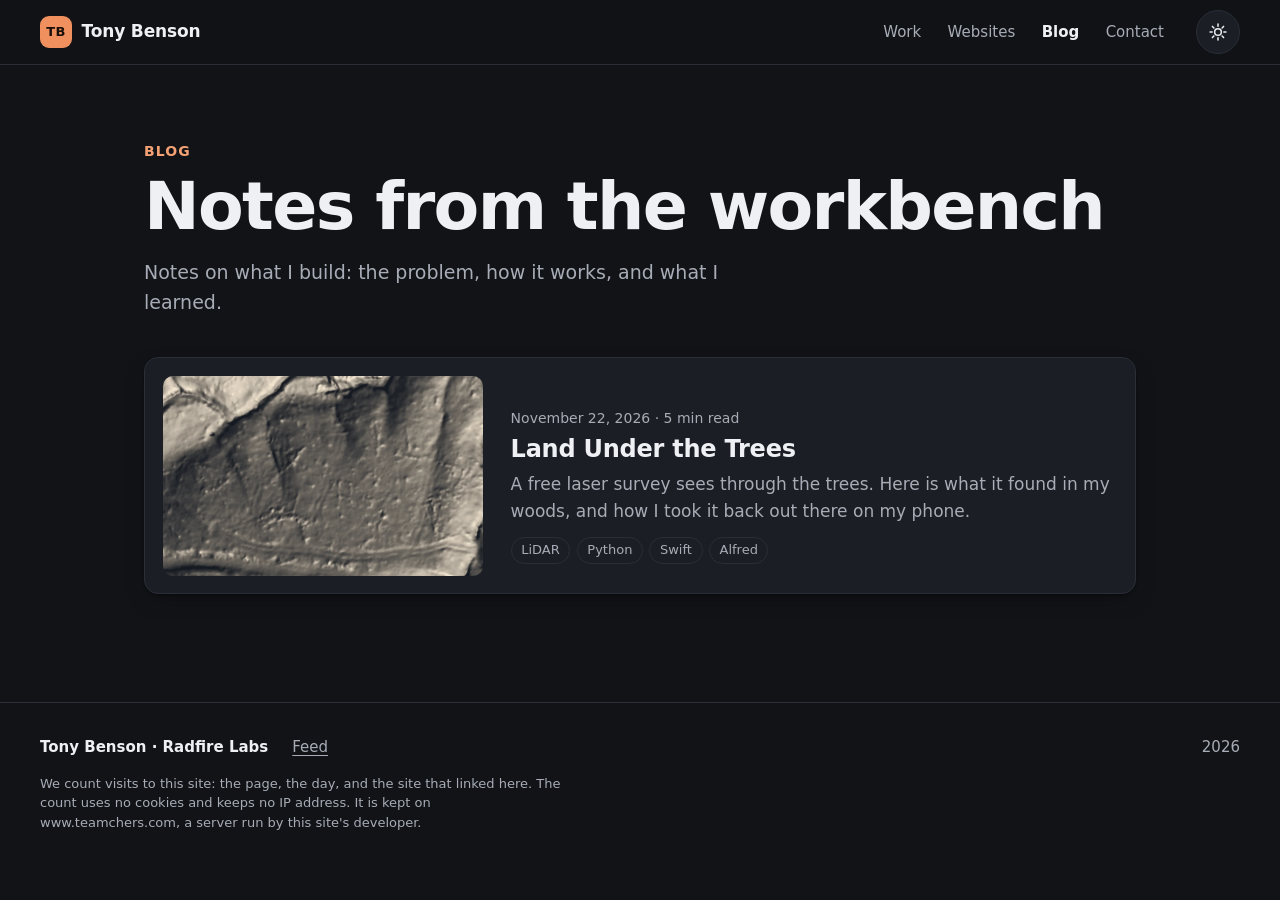
<file: blog/index.html>
<!doctype html>
<html lang="en" class="no-js" data-theme="dark">
<head>
  <meta charset="utf-8">
  <meta name="viewport" content="width=device-width, initial-scale=1">
  <title>Blog · Tony Benson</title>
  <meta name="description" content="Notes on what I build: the problem, how it works, and what I learned.">
  
  <link rel="canonical" href="https://radfirelabs.com/blog/">
  <meta property="og:type" content="website">
  <meta property="og:site_name" content="Tony Benson · Radfire Labs">
  <meta property="og:title" content="Blog · Tony Benson">
  <meta property="og:description" content="Notes on what I build: the problem, how it works, and what I learned.">
  <meta property="og:url" content="https://radfirelabs.com/blog/">
  <meta name="color-scheme" content="dark light">
  <link rel="icon" href="../assets/img/favicon.svg" type="image/svg+xml">
  <link rel="alternate" type="application/atom+xml" title="Tony Benson: blog" href="feed.xml">
  <link rel="stylesheet" href="../assets/css/site.css">
  <link rel="stylesheet" href="../assets/css/blog.css">
  <script>
    (function () {
      var root = document.documentElement;
      root.className = root.className.replace("no-js", "js");
      try {
        var saved = localStorage.getItem("theme");
        if (saved === "light" || saved === "dark") root.setAttribute("data-theme", saved);
      } catch (e) {}
    })();
  </script>
</head>
<body class="page-blog page-blog-index">
  <a class="skip-link" href="#main">Skip to content</a>

  <header class="site-header">
    <div class="container header-inner">
      <a class="brand" href="../index.html" aria-label="Tony Benson, home">
        <span class="brand-mark" aria-hidden="true">TB</span>
        <span class="brand-name">Tony Benson</span>
      </a>
      <nav class="site-nav" aria-label="Site">
        <ul>
          <li><a href="../index.html#work">Work</a></li>
          <li><a href="../websites/index.html">Websites</a></li>
          <li><a href="index.html" aria-current="page">Blog</a></li>
          <li><a href="../index.html#contact">Contact</a></li>
        </ul>
      </nav>
      <button class="theme-toggle" type="button" aria-label="Switch to light theme" data-theme-toggle>
        <svg class="icon-moon" viewBox="0 0 24 24" width="20" height="20" aria-hidden="true" focusable="false">
          <path d="M20 14.5A8 8 0 0 1 9.5 4a8 8 0 1 0 10.5 10.5z" fill="none" stroke="currentColor" stroke-width="1.8" stroke-linejoin="round"/>
        </svg>
        <svg class="icon-sun" viewBox="0 0 24 24" width="20" height="20" aria-hidden="true" focusable="false">
          <circle cx="12" cy="12" r="4" fill="none" stroke="currentColor" stroke-width="1.8"/>
          <path d="M12 2.5v2.5M12 19v2.5M2.5 12H5M19 12h2.5M5.3 5.3l1.8 1.8M16.9 16.9l1.8 1.8M5.3 18.7l1.8-1.8M16.9 7.1l1.8-1.8" stroke="currentColor" stroke-width="1.8" stroke-linecap="round"/>
        </svg>
      </button>
    </div>
    <nav class="jump-nav" aria-label="Site">
      <div class="container">
        <ul class="jump-list" role="list">
          <li><a href="../index.html#work">Work</a></li>
          <li><a href="../websites/index.html">Websites</a></li>
          <li><a href="index.html" aria-current="page">Blog</a></li>
          <li><a href="../index.html#contact">Contact</a></li>
        </ul>
      </div>
    </nav>
  </header>

  <main id="main">
    <section class="container blog-index" aria-labelledby="blog-title">
      <header class="blog-head">
        <p class="eyebrow">Blog</p>
        <h1 id="blog-title" class="blog-title">Notes from the workbench</h1>
        <p class="blog-intro">Notes on what I build: the problem, how it works, and what I learned.</p>
      </header>
      <ol class="post-list" role="list"><li class="post-card"><a class="post-card-pic" href="land-under-the-trees/index.html" tabindex="-1" aria-hidden="true"><img src="land-under-the-trees/real-hero.webp" width="2200" height="1375" loading="lazy" decoding="async" alt="Shaded relief of wooded ground from a laser survey: ravines, a small round pit and an old sunken track"></a><div class="post-card-text"><p class="post-meta"><time datetime="2026-11-22">November 22, 2026</time> · 5 min read</p><h2 class="post-card-title"><a href="land-under-the-trees/index.html">Land Under the Trees</a></h2><p class="post-card-summary">A free laser survey sees through the trees. Here is what it found in my woods, and how I took it back out there on my phone.</p><ul class="post-tags" role="list"><li>LiDAR</li><li>Python</li><li>Swift</li><li>Alfred</li></ul></div></li></ol>
    </section>
  </main>

  <footer class="site-footer">
    <div class="container footer-inner">
      <p>Tony Benson · Radfire Labs</p>
      <p><a href="feed.xml">Feed</a></p>
      <p><span data-year>2026</span></p>
    </div>
    <div class="container"><p class="footer-visits">We count visits to this site: the page, the day, and the site that linked here. The count uses no cookies and keeps no IP address. It is kept on www.teamchers.com, a server run by this site&#x27;s developer.</p></div>
  </footer>

  <script src="../assets/js/site.js"></script>
  <script src="../assets/js/visits.js" data-site="radfirelabs" defer></script>
</body>
</html>
</file>
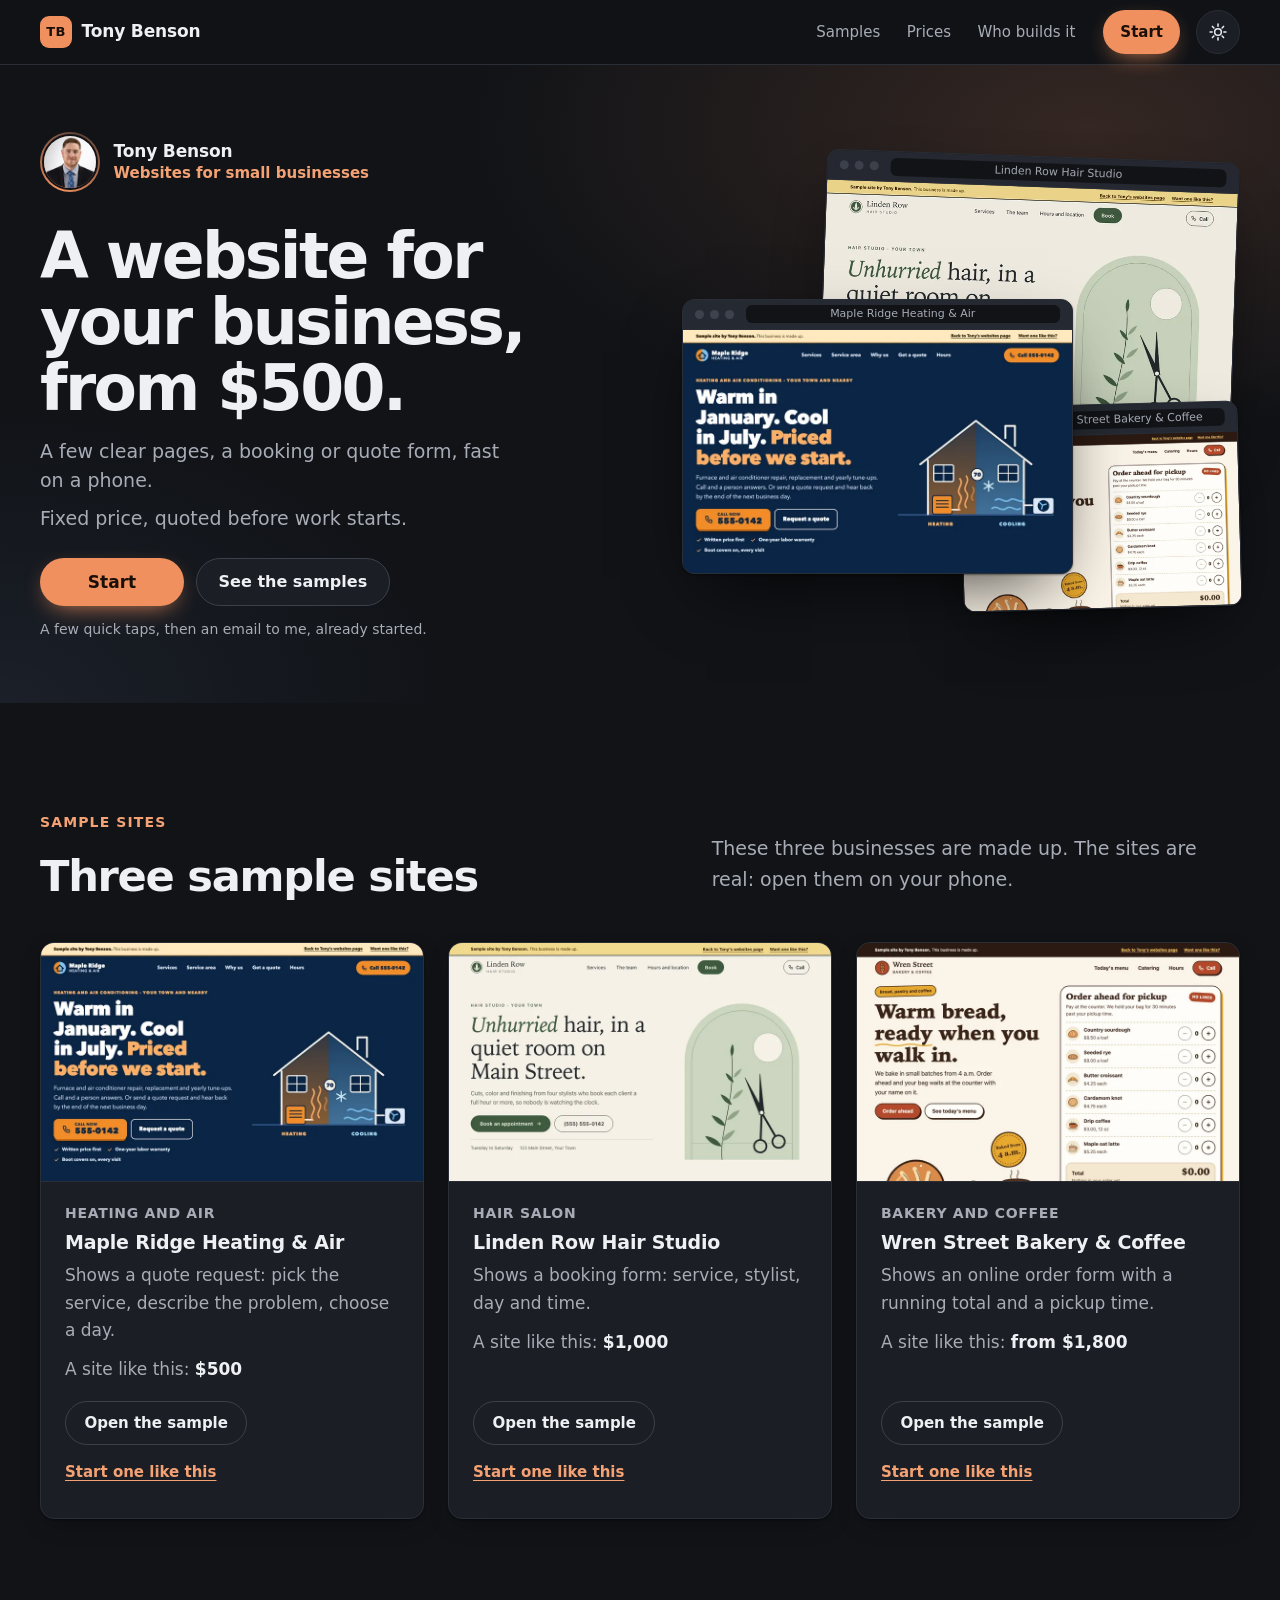
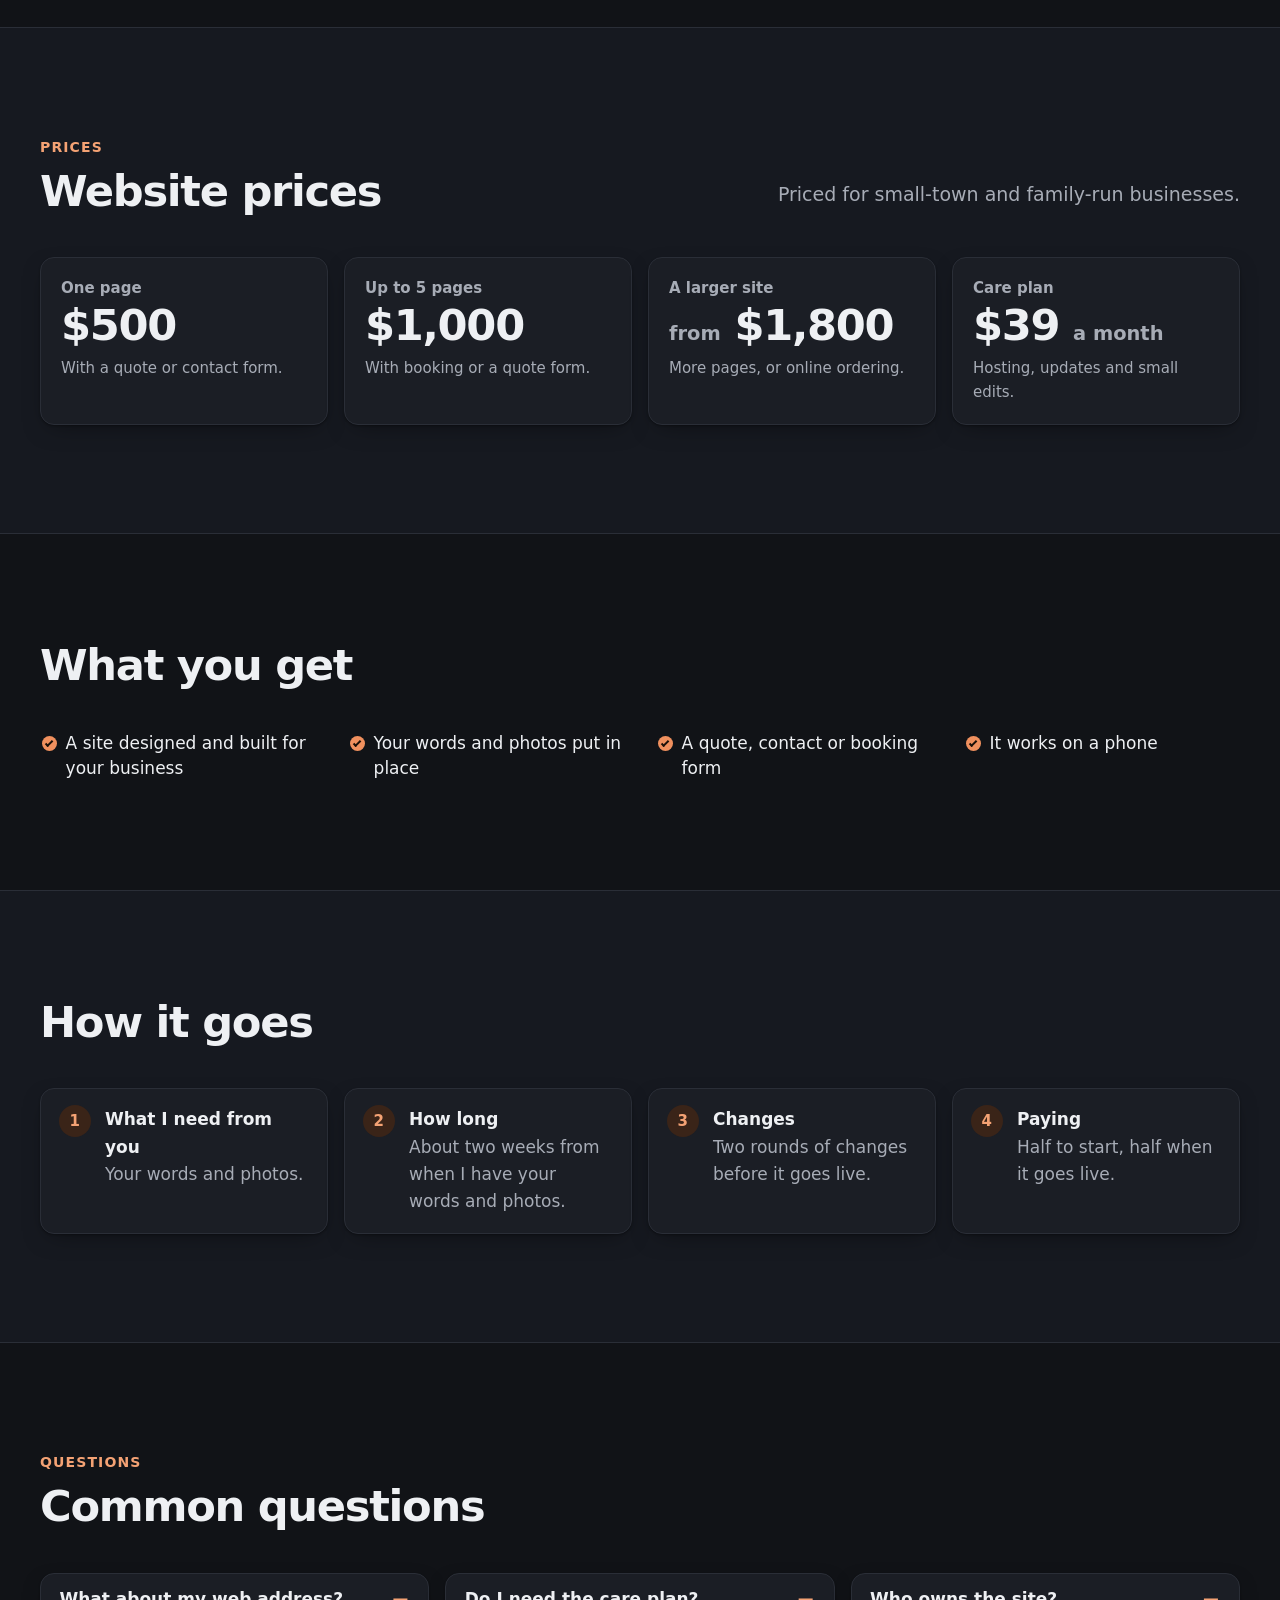
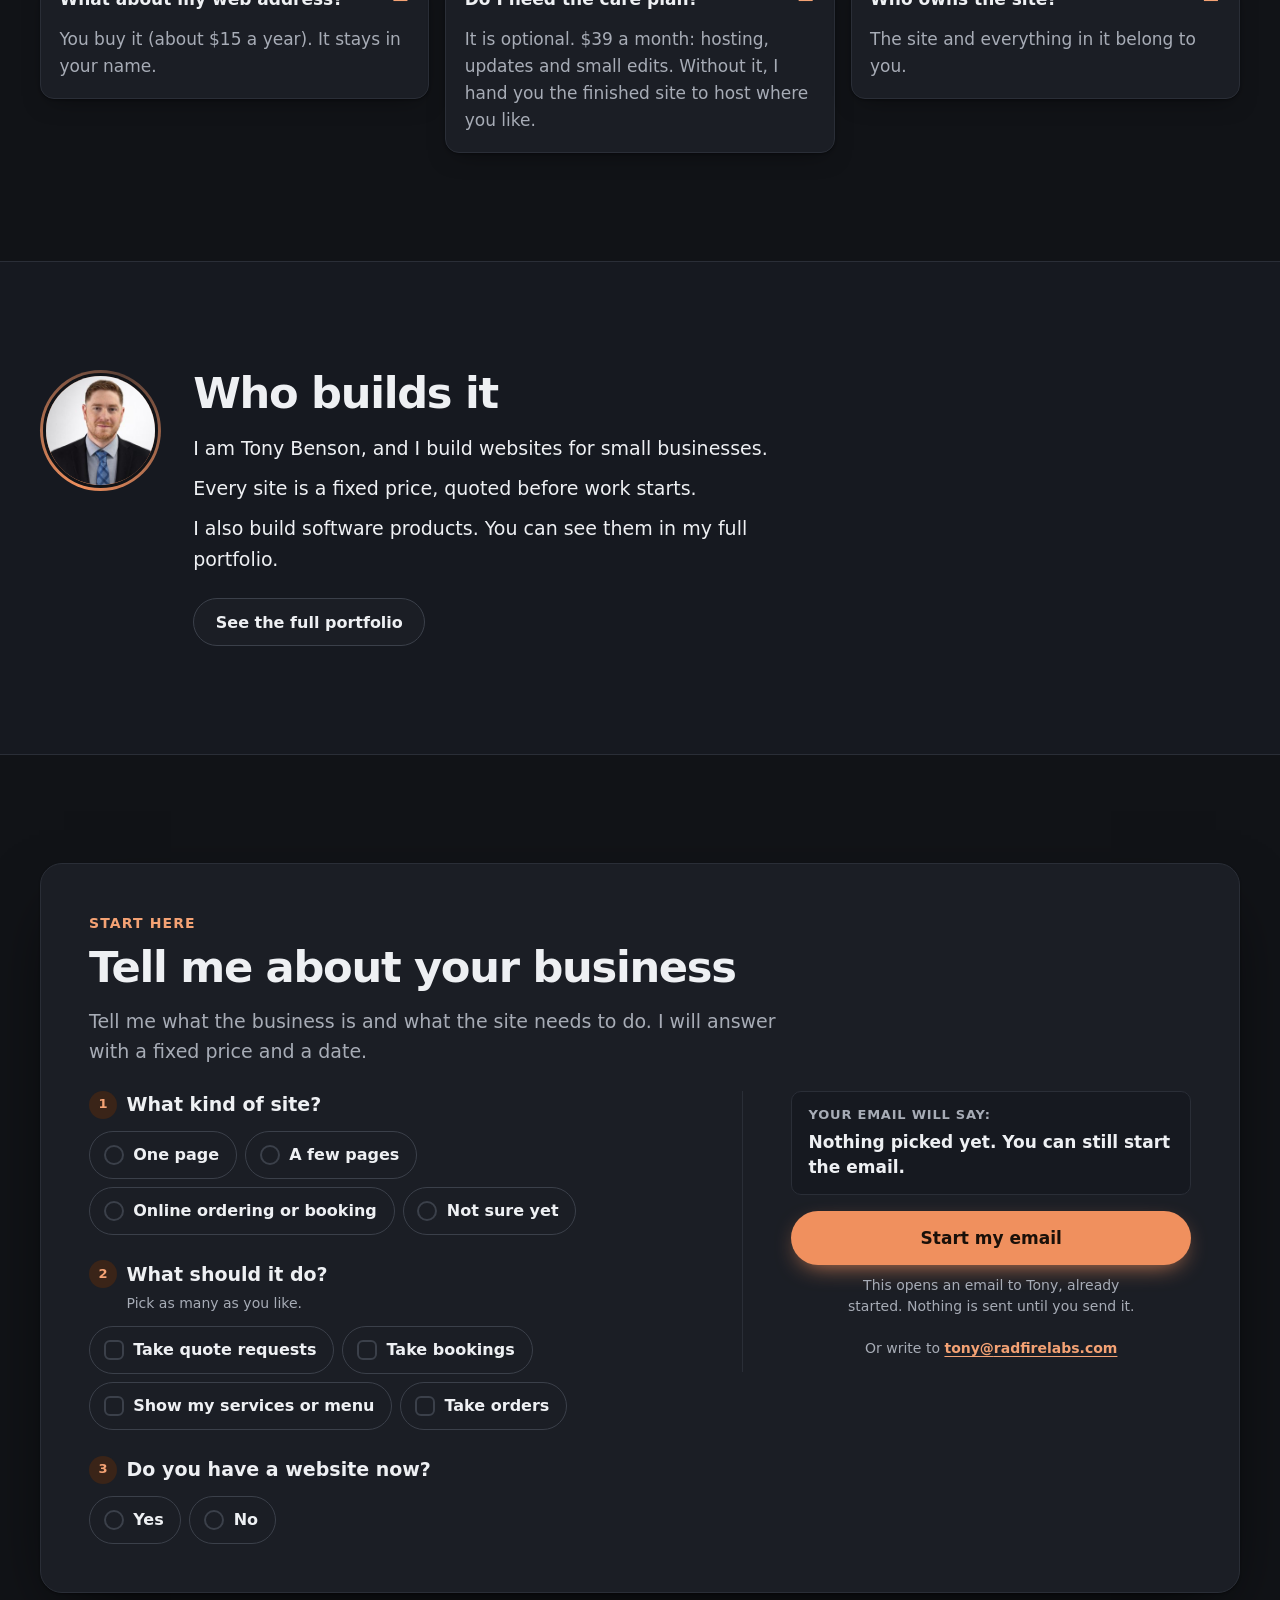
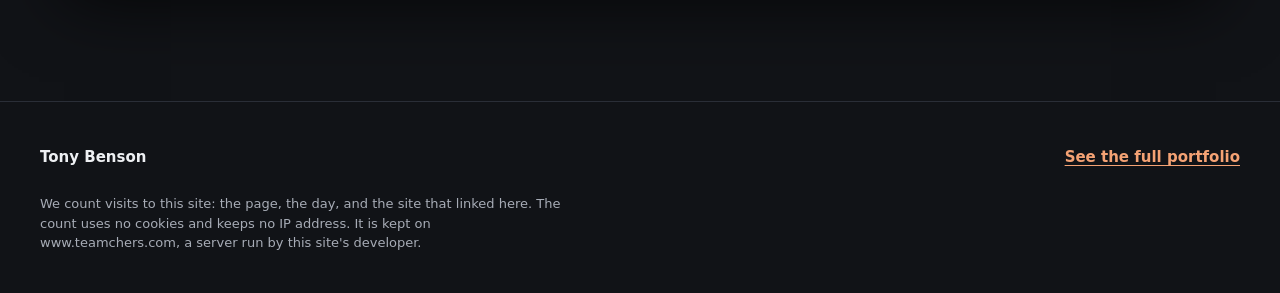
<file: websites/index.html>
<!doctype html>
<html lang="en" class="no-js" data-theme="dark">
<head>
  <meta charset="utf-8">
  <meta name="viewport" content="width=device-width, initial-scale=1">
  <title>Websites for small businesses, from $500 · Tony Benson</title>
  <meta name="description" content="Websites for small businesses from $500. A few clear pages, a booking or quote form, fast on a phone. Fixed price, quoted before work starts.">
  <link rel="canonical" href="https://radfirelabs.com/websites/">
  <meta property="og:type" content="website">
  <meta property="og:site_name" content="Tony Benson">
  <meta property="og:title" content="Websites for small businesses, from $500">
  <meta property="og:description" content="A few clear pages, a booking or quote form, fast on a phone. Fixed price, quoted before work starts.">
  <meta property="og:url" content="https://radfirelabs.com/websites/">
  <meta property="og:image" content="https://radfirelabs.com/assets/img/card-websites.jpg">
  <meta property="og:image:width" content="1200">
  <meta property="og:image:height" content="630">
  <meta property="og:image:alt" content="Tony Benson, websites for small businesses from $500, and three sample sites.">
  <meta name="twitter:card" content="summary_large_image">
  <meta name="color-scheme" content="dark light">
  <link rel="icon" href="../assets/img/favicon.svg" type="image/svg+xml">
  <link rel="stylesheet" href="../assets/css/site.css">
  <script>
    (function () {
      var root = document.documentElement;
      root.className = root.className.replace("no-js", "js");
      try {
        var saved = localStorage.getItem("theme");
        if (saved === "light" || saved === "dark") root.setAttribute("data-theme", saved);
      } catch (e) {}
    })();
  </script>
</head>
<body class="page-websites">
  <a class="skip-link" href="#main">Skip to content</a>

  <header class="site-header">
    <div class="container header-inner">
      <a class="brand" href="#top" aria-label="Tony Benson, back to the top">
        <span class="brand-mark" aria-hidden="true">TB</span>
        <span class="brand-name">Tony Benson</span>
      </a>
      <nav class="site-nav" aria-label="Sections">
        <ul>
          <li><a href="#samples">Samples</a></li>
          <li><a href="#prices">Prices</a></li>
          <li><a href="#about">Who builds it</a></li>
        </ul>
      </nav>
      <a class="button button-primary button-small ws-header-start" href="#start">Start</a>
      <button class="theme-toggle" type="button" aria-label="Switch to light theme" data-theme-toggle>
        <svg class="icon-moon" viewBox="0 0 24 24" width="20" height="20" aria-hidden="true" focusable="false">
          <path d="M20 14.5A8 8 0 0 1 9.5 4a8 8 0 1 0 10.5 10.5z" fill="none" stroke="currentColor" stroke-width="1.8" stroke-linejoin="round"/>
        </svg>
        <svg class="icon-sun" viewBox="0 0 24 24" width="20" height="20" aria-hidden="true" focusable="false">
          <circle cx="12" cy="12" r="4" fill="none" stroke="currentColor" stroke-width="1.8"/>
          <path d="M12 2.5v2.5M12 19v2.5M2.5 12H5M19 12h2.5M5.3 5.3l1.8 1.8M16.9 16.9l1.8 1.8M5.3 18.7l1.8-1.8M16.9 7.1l1.8-1.8" stroke="currentColor" stroke-width="1.8" stroke-linecap="round"/>
        </svg>
      </button>
    </div>
  </header>

  <main id="main">
    <!-- 1. Top -->
    <section class="ws-hero" id="top" aria-labelledby="ws-title">
      <div class="hero-glow" aria-hidden="true"></div>
      <div class="container ws-hero-inner">
        <div class="ws-hero-copy">
          <div class="ws-id">
            <span class="portrait-ring ws-ring"><img class="portrait" src="../assets/img/tony-240.jpg" width="240" height="240" decoding="async" alt="Tony Benson"></span>
            <div><p class="ws-name">Tony Benson</p><p class="ws-kicker">Websites for small businesses</p></div>
          </div>
          <h1 id="ws-title" class="ws-headline">A website for your business, from $500.</h1>
          <p class="ws-line">A few clear pages, a booking or quote form, fast on a phone.</p><p class="ws-line">Fixed price, quoted before work starts.</p>
          <div class="ws-actions">
            <a class="button button-primary ws-start" href="#start">Start</a>
            <a class="button button-secondary" href="#samples">See the samples</a>
          </div>
          <p class="ws-start-hint">A few quick taps, then an email to me, already started.</p>
        </div>
        <div class="ws-hero-art" aria-hidden="true"><div class="browser ws-art-1"><div class="browser-bar" aria-hidden="true"><span class="dots"><i></i><i></i><i></i></span><span class="addr">Maple Ridge Heating &amp; Air</span></div><div class="browser-view"><img src="../assets/img/sample-heating-800.webp" width="800" height="500" loading="lazy" decoding="async" alt=""></div></div><div class="browser ws-art-2"><div class="browser-bar" aria-hidden="true"><span class="dots"><i></i><i></i><i></i></span><span class="addr">Linden Row Hair Studio</span></div><div class="browser-view"><img src="../assets/img/sample-salon-800.webp" width="800" height="500" loading="lazy" decoding="async" alt=""></div></div><div class="browser ws-art-3"><div class="browser-bar" aria-hidden="true"><span class="dots"><i></i><i></i><i></i></span><span class="addr">Wren Street Bakery &amp; Coffee</span></div><div class="browser-view"><img src="../assets/img/sample-bakery-800.webp" width="800" height="500" loading="lazy" decoding="async" alt=""></div></div></div>
      </div>
    </section>

    <!-- 2. The three samples -->
    <section class="section ws-samples" id="samples" aria-labelledby="samples-title">
      <div class="container"><div class="section-head ws-head"><p class="eyebrow">Sample sites</p><h2 id="samples-title" class="section-title">Three sample sites</h2><p class="section-intro">These three businesses are made up. The sites are real: open them on your phone.</p></div><ul class="card-grid card-grid-3 ws-sample-grid" role="list"><li class="card card-media ws-sample" id="sample-heating"><a class="media-link" href="../samples/heating/index.html" tabindex="-1" aria-hidden="true"><span class="thumb"><img src="../assets/img/sample-heating-800.webp" width="800" height="500" loading="lazy" decoding="async" alt="Screenshot of the sample heating and air company website"></span></a><div class="card-body"><p class="card-kicker">Heating and air</p><h3 class="card-title">Maple Ridge Heating &amp; Air</h3><p>Shows a quote request: pick the service, describe the problem, choose a day.</p><p class="ws-sample-price"><span>A site like this:</span> <strong>$500</strong></p><div class="ws-sample-links"><a class="button button-secondary ws-open" href="../samples/heating/index.html">Open the sample<span class="visually-hidden">: Maple Ridge Heating &amp; Air</span></a><a class="ws-like" href="#start-heating">Start one like this<span class="visually-hidden">: Maple Ridge Heating &amp; Air</span></a></div></div></li><li class="card card-media ws-sample" id="sample-salon"><a class="media-link" href="../samples/salon/index.html" tabindex="-1" aria-hidden="true"><span class="thumb"><img src="../assets/img/sample-salon-800.webp" width="800" height="500" loading="lazy" decoding="async" alt="Screenshot of the sample hair salon website"></span></a><div class="card-body"><p class="card-kicker">Hair salon</p><h3 class="card-title">Linden Row Hair Studio</h3><p>Shows a booking form: service, stylist, day and time.</p><p class="ws-sample-price"><span>A site like this:</span> <strong>$1,000</strong></p><div class="ws-sample-links"><a class="button button-secondary ws-open" href="../samples/salon/index.html">Open the sample<span class="visually-hidden">: Linden Row Hair Studio</span></a><a class="ws-like" href="#start-salon">Start one like this<span class="visually-hidden">: Linden Row Hair Studio</span></a></div></div></li><li class="card card-media ws-sample" id="sample-bakery"><a class="media-link" href="../samples/bakery/index.html" tabindex="-1" aria-hidden="true"><span class="thumb"><img src="../assets/img/sample-bakery-800.webp" width="800" height="500" loading="lazy" decoding="async" alt="Screenshot of the sample bakery and coffee shop website"></span></a><div class="card-body"><p class="card-kicker">Bakery and coffee</p><h3 class="card-title">Wren Street Bakery &amp; Coffee</h3><p>Shows an online order form with a running total and a pickup time.</p><p class="ws-sample-price"><span>A site like this:</span> <strong>from $1,800</strong></p><div class="ws-sample-links"><a class="button button-secondary ws-open" href="../samples/bakery/index.html">Open the sample<span class="visually-hidden">: Wren Street Bakery &amp; Coffee</span></a><a class="ws-like" href="#start-bakery">Start one like this<span class="visually-hidden">: Wren Street Bakery &amp; Coffee</span></a></div></div></li></ul></div>
    </section>

    <!-- 3. Prices -->
    <section class="section ws-prices section-alt" id="prices" aria-labelledby="prices-title">
      <div class="container"><div class="section-head ws-head"><p class="eyebrow">Prices</p><h2 id="prices-title" class="section-title">Website prices</h2><p class="section-intro">Priced for small-town and family-run businesses.</p></div><ul class="price-tiles" role="list"><li class="price-tile"><p class="price-what">One page</p><p class="price-amount">$500</p><p class="price-detail">With a quote or contact form.</p></li><li class="price-tile"><p class="price-what">Up to 5 pages</p><p class="price-amount">$1,000</p><p class="price-detail">With booking or a quote form.</p></li><li class="price-tile"><p class="price-what">A larger site</p><p class="price-amount"><small>from</small> $1,800</p><p class="price-detail">More pages, or online ordering.</p></li><li class="price-tile"><p class="price-what">Care plan</p><p class="price-amount">$39 <small>a month</small></p><p class="price-detail">Hosting, updates and small edits.</p></li></ul></div>
    </section>

    <!-- 4. Included, how it goes, questions: each only when the content file has entries -->
    <section class="section ws-included-section" id="included" aria-labelledby="included-title">
      <div class="container"><div class="section-head ws-head"><h2 id="included-title" class="section-title">What you get</h2></div><ul class="built-list ws-included" role="list"><li>A site designed and built for your business</li><li>Your words and photos put in place</li><li>A quote, contact or booking form</li><li>It works on a phone</li></ul></div>
    </section>
    <section class="section ws-steps-section section-alt" id="steps" aria-labelledby="steps-title">
      <div class="container"><div class="section-head ws-head"><h2 id="steps-title" class="section-title">How it goes</h2></div><ol class="steps ws-steps"><li><strong class="ws-step-title">What I need from you</strong><span class="ws-step-text">Your words and photos.</span></li><li><strong class="ws-step-title">How long</strong><span class="ws-step-text">About two weeks from when I have your words and photos.</span></li><li><strong class="ws-step-title">Changes</strong><span class="ws-step-text">Two rounds of changes before it goes live.</span></li><li><strong class="ws-step-title">Paying</strong><span class="ws-step-text">Half to start, half when it goes live.</span></li></ol></div>
    </section>
    <section class="section ws-questions-section" id="questions" aria-labelledby="questions-title">
      <div class="container"><div class="section-head ws-head"><p class="eyebrow">Questions</p><h2 id="questions-title" class="section-title">Common questions</h2></div><div class="ws-faqs"><details class="ws-faq" open><summary>What about my web address?</summary><p>You buy it (about $15 a year). It stays in your name.</p></details><details class="ws-faq" open><summary>Do I need the care plan?</summary><p>It is optional. $39 a month: hosting, updates and small edits. Without it, I hand you the finished site to host where you like.</p></details><details class="ws-faq" open><summary>Who owns the site?</summary><p>The site and everything in it belong to you.</p></details></div></div>
    </section>

    <!-- 5. Who builds it -->
    <section class="section ws-about-section section-alt" id="about" aria-labelledby="about-title">
      <div class="container"><div class="ws-about"><span class="portrait-ring ws-about-ring"><img class="portrait" src="../assets/img/tony-240.jpg" width="240" height="240" loading="lazy" decoding="async" alt="Tony Benson"></span><div class="ws-about-copy"><div class="section-head ws-head"><h2 id="about-title" class="section-title">Who builds it</h2></div><div class="ws-about-text"><p>I am Tony Benson, and I build websites for small businesses.</p><p>Every site is a fixed price, quoted before work starts.</p><p>I also build software products. You can see them in my full portfolio.</p></div><a class="button button-secondary ws-about-link" href="../index.html">See the full portfolio</a></div></div></div>
    </section>

    <!-- 7. The starter -->
    <section class="section ws-start-section" id="start" aria-labelledby="start-title">
      <div class="container"><span class="ws-anchor" id="start-heating"></span><span class="ws-anchor" id="start-salon"></span><span class="ws-anchor" id="start-bakery"></span>
        <div class="ws-starter" data-starter data-contact="tony@radfirelabs.com">
          <div class="section-head ws-head"><p class="eyebrow">Start here</p><h2 id="start-title" class="section-title">Tell me about your business</h2><p class="section-intro">Tell me what the business is and what the site needs to do. I will answer with a fixed price and a date.</p></div>
          <div class="ws-sample-note" data-starter-sample hidden><p data-starter-sample-text></p><button type="button" class="ws-note-remove" data-starter-sample-clear>Remove<span class="visually-hidden"> the sample from the email</span></button></div>
          <div class="ws-questions" data-starter-questions><div class="ws-q" role="group" aria-labelledby="q-kind-label" data-q="kind" data-kind="single"><p class="ws-q-label" id="q-kind-label"><span class="ws-q-num" aria-hidden="true">1</span>What kind of site?</p><ul class="ws-options ws-options-single" role="list"><li><button type="button" class="ws-option" aria-pressed="false" data-option="one"><span class="ws-option-mark" aria-hidden="true"></span><span>One page</span></button></li><li><button type="button" class="ws-option" aria-pressed="false" data-option="few"><span class="ws-option-mark" aria-hidden="true"></span><span>A few pages</span></button></li><li><button type="button" class="ws-option" aria-pressed="false" data-option="order"><span class="ws-option-mark" aria-hidden="true"></span><span>Online ordering or booking</span></button></li><li><button type="button" class="ws-option" aria-pressed="false" data-option="unsure"><span class="ws-option-mark" aria-hidden="true"></span><span>Not sure yet</span></button></li></ul></div><div class="ws-q" role="group" aria-labelledby="q-does-label" aria-describedby="q-does-hint" data-q="does" data-kind="multiple"><p class="ws-q-label" id="q-does-label"><span class="ws-q-num" aria-hidden="true">2</span>What should it do?</p><p class="ws-q-hint" id="q-does-hint">Pick as many as you like.</p><ul class="ws-options ws-options-multiple" role="list"><li><button type="button" class="ws-option" aria-pressed="false" data-option="quotes"><span class="ws-option-mark" aria-hidden="true"></span><span>Take quote requests</span></button></li><li><button type="button" class="ws-option" aria-pressed="false" data-option="bookings"><span class="ws-option-mark" aria-hidden="true"></span><span>Take bookings</span></button></li><li><button type="button" class="ws-option" aria-pressed="false" data-option="show"><span class="ws-option-mark" aria-hidden="true"></span><span>Show my services or menu</span></button></li><li><button type="button" class="ws-option" aria-pressed="false" data-option="orders"><span class="ws-option-mark" aria-hidden="true"></span><span>Take orders</span></button></li></ul></div><div class="ws-q" role="group" aria-labelledby="q-now-label" data-q="now" data-kind="single"><p class="ws-q-label" id="q-now-label"><span class="ws-q-num" aria-hidden="true">3</span>Do you have a website now?</p><ul class="ws-options ws-options-single" role="list"><li><button type="button" class="ws-option" aria-pressed="false" data-option="yes"><span class="ws-option-mark" aria-hidden="true"></span><span>Yes</span></button></li><li><button type="button" class="ws-option" aria-pressed="false" data-option="no"><span class="ws-option-mark" aria-hidden="true"></span><span>No</span></button></li></ul></div></div>
          <div class="ws-send">
            <div class="ws-summary" data-starter-summary>
              <p class="ws-summary-title">Your email will say:</p>
              <p class="ws-summary-text" aria-live="polite" data-starter-summary-text>Nothing picked yet. You can still start the email.</p>
            </div>
            <a class="button button-primary ws-send-button" href="mailto:tony@radfirelabs.com?subject=A%20website%20for%20my%20business&amp;body=Hello%20Tony%2C%0D%0A%0D%0AI%20would%20like%20a%20website%20for%20my%20business.%0D%0AKind%20of%20site%3A%20%0D%0AIt%20should%3A%20%0D%0AA%20website%20now%3A%20%0D%0A%0D%0ABusiness%20name%3A%20%0D%0AWhat%20it%20does%3A%20%0D%0ABest%20way%20to%20reach%20me%3A%20" data-starter-send aria-describedby="start-note">Start my email</a>
            <p class="ws-send-note" id="start-note"><span class="ws-js-only">This opens an email to Tony, already started. Nothing is sent until you send it.</span><span class="ws-nojs-only">This opens an email to Tony with a few lines for you to fill in. Nothing is sent until you send it.</span></p>
            <p class="ws-address">Or write to <a href="mailto:tony@radfirelabs.com">tony@<wbr>radfirelabs.com</a></p>
          </div>
          <script type="application/json" data-starter-data>{"subject": "A website for my business", "body": ["Hello Tony,", "", "I would like a website for my business.", "{picks}", "", "Business name: ", "What it does: ", "Best way to reach me: "], "sampleLine": "Like your sample: the {trade} site ({name})", "sampleNote": "You want a site like the {trade} sample, {name}.", "summaryEmpty": "Nothing picked yet. You can still start the email.", "summaryPrefix": "Your email will say:", "questions": [{"id": "kind", "label": "Kind of site", "multiple": false, "options": {"one": "One page", "few": "A few pages", "order": "Online ordering or booking", "unsure": "Not sure yet"}}, {"id": "does", "label": "It should", "multiple": true, "options": {"quotes": "Take quote requests", "bookings": "Take bookings", "show": "Show my services or menu", "orders": "Take orders"}}, {"id": "now", "label": "A website now", "multiple": false, "options": {"yes": "Yes", "no": "No"}}], "samples": {"heating": {"trade": "heating and air", "name": "Maple Ridge Heating & Air"}, "salon": {"trade": "hair salon", "name": "Linden Row Hair Studio"}, "bakery": {"trade": "bakery and coffee", "name": "Wren Street Bakery & Coffee"}}}</script>
        </div></div>
    </section>
  </main>

  <!-- 8. Footer -->
  <footer class="site-footer">
    <div class="container footer-inner">
      <p>Tony Benson</p><p><a href="../index.html">See the full portfolio</a></p>
    </div>
    <div class="container"><p class="footer-visits">We count visits to this site: the page, the day, and the site that linked here. The count uses no cookies and keeps no IP address. It is kept on www.teamchers.com, a server run by this site&#x27;s developer.</p></div>
  </footer>

  <div class="ws-bar" data-ws-bar><a class="ws-bar-link" href="#start"><span class="ws-bar-text">Tell me about your business</span><span class="ws-bar-go">Start</span></a></div>

  <script src="../assets/js/site.js"></script>
  <script src="../assets/js/visits.js" data-site="radfirelabs" defer></script>
</body>
</html>
</file>
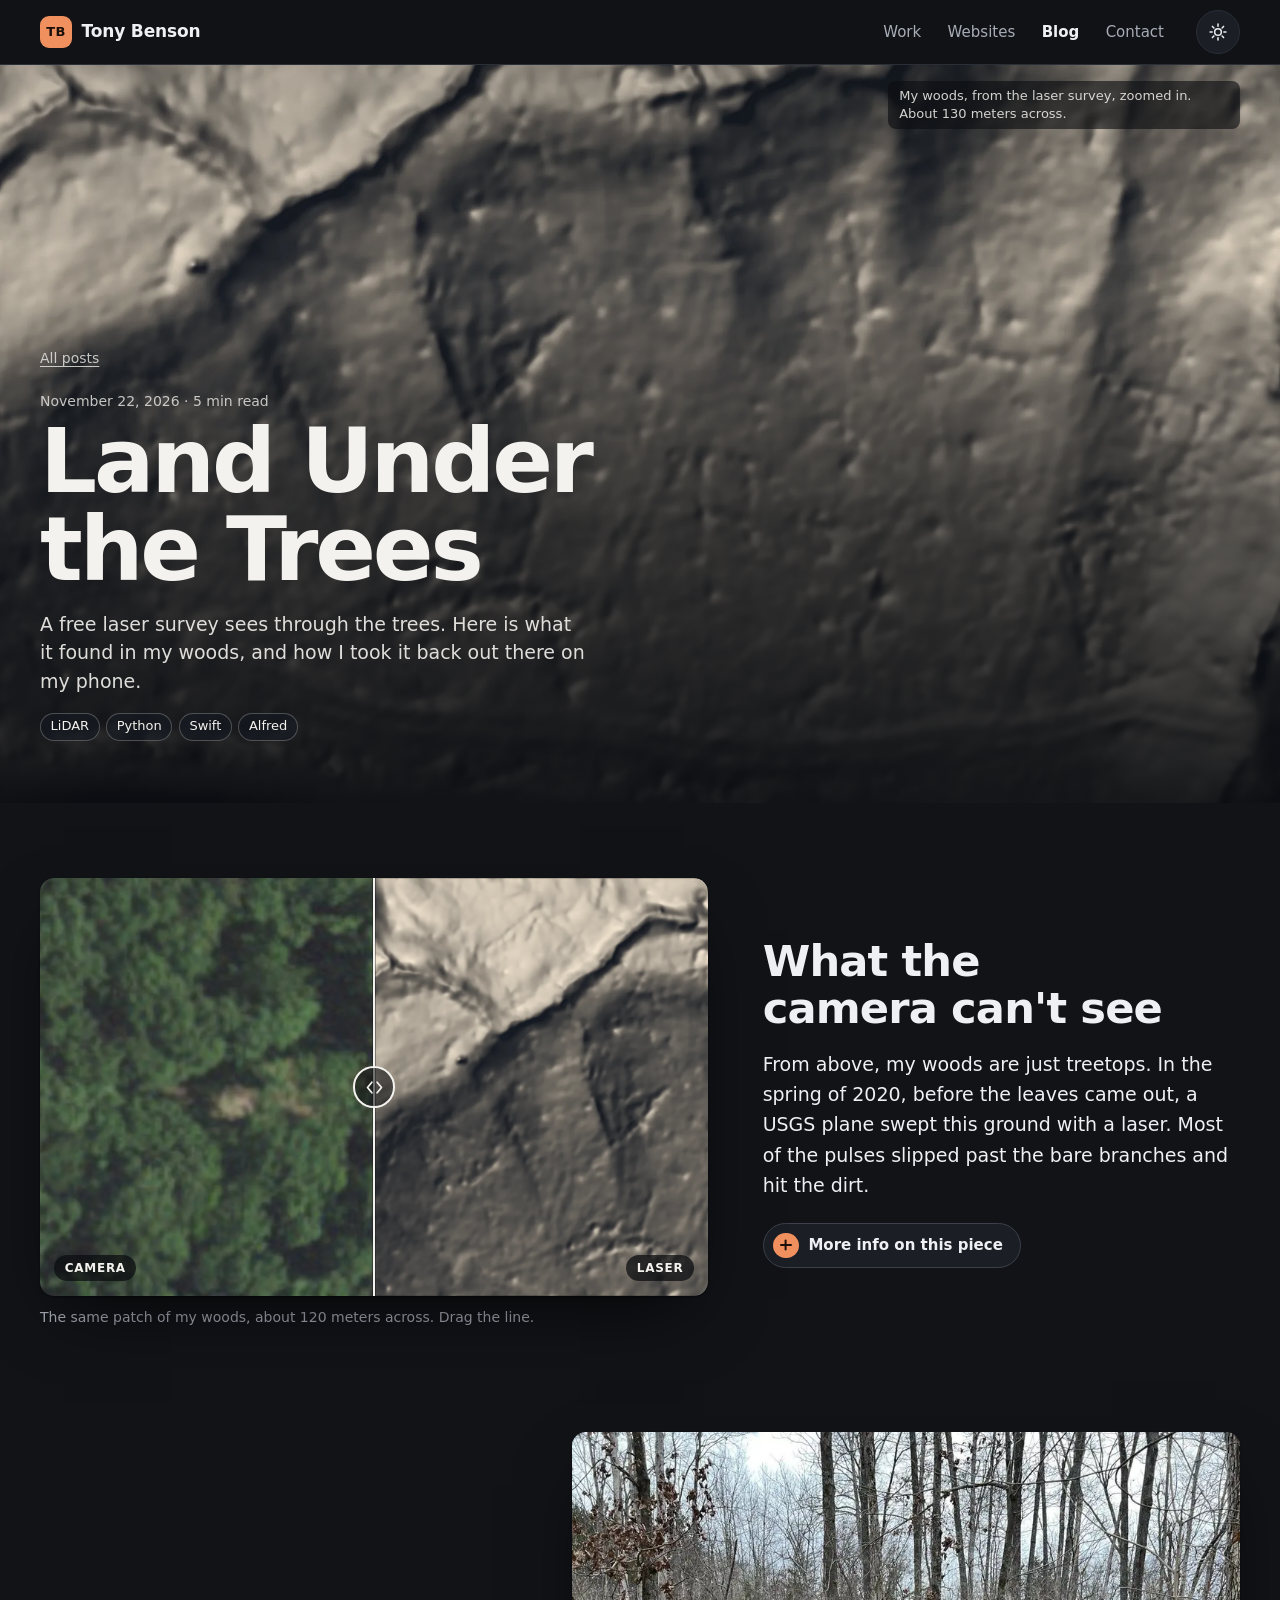
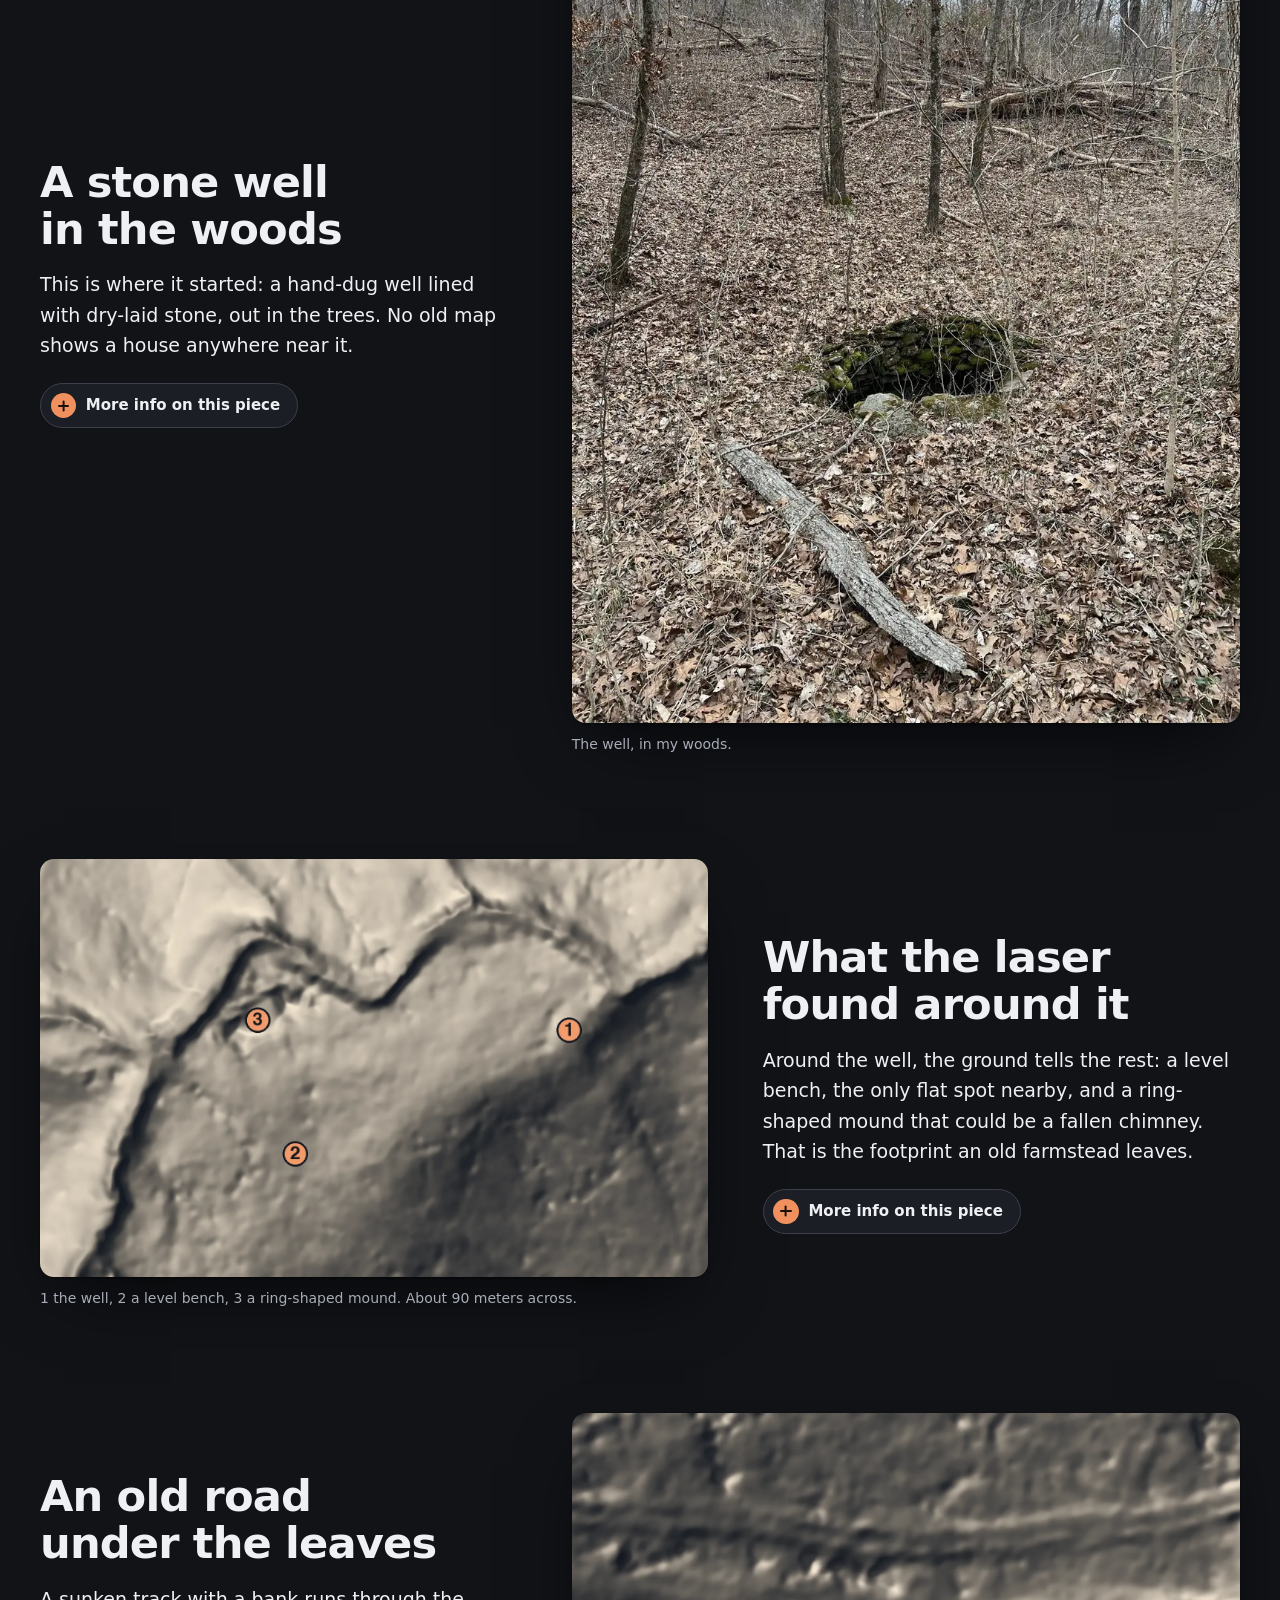
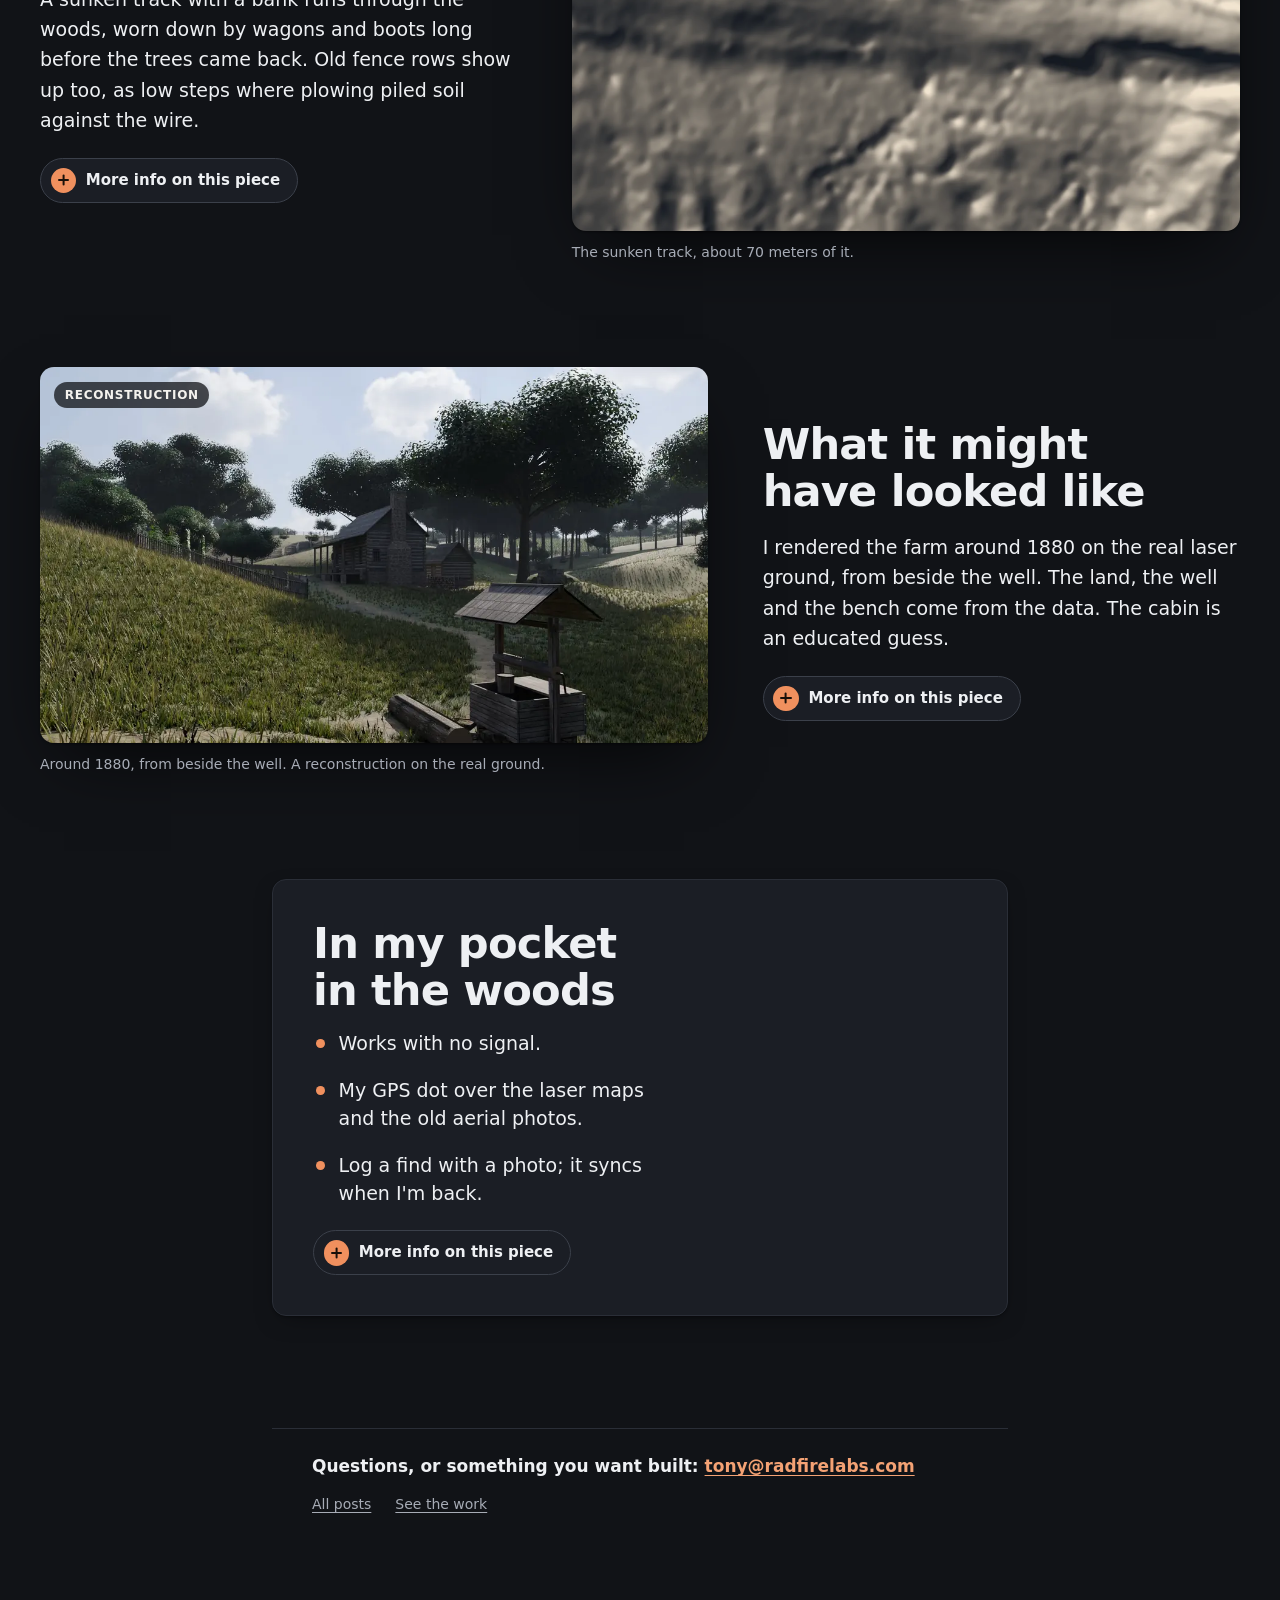
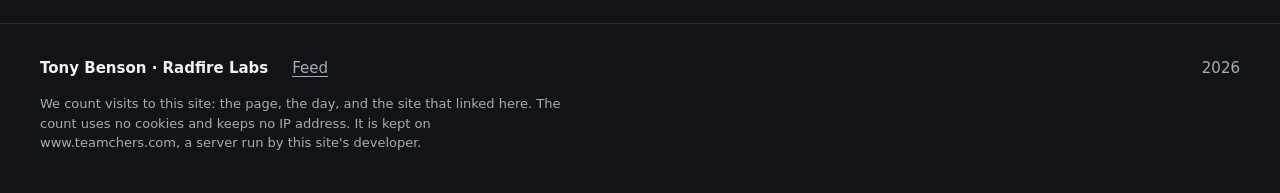
<file: blog/land-under-the-trees/index.html>
<!doctype html>
<html lang="en" class="no-js" data-theme="dark">
<head>
  <meta charset="utf-8">
  <meta name="viewport" content="width=device-width, initial-scale=1">
  <title>Land Under the Trees · Tony Benson</title>
  <meta name="description" content="A free laser survey sees through the trees. Here is what it found in my woods, and how I took it back out there on my phone.">
  
  <link rel="canonical" href="https://radfirelabs.com/blog/land-under-the-trees/">
  <meta property="og:type" content="article">
  <meta property="og:site_name" content="Tony Benson · Radfire Labs">
  <meta property="og:title" content="Land Under the Trees">
  <meta property="og:description" content="A free laser survey sees through the trees. Here is what it found in my woods, and how I took it back out there on my phone.">
  <meta property="og:url" content="https://radfirelabs.com/blog/land-under-the-trees/">
  <meta property="article:published_time" content="2026-11-22">
  <meta property="og:image" content="https://radfirelabs.com/blog/land-under-the-trees/real-card.jpg">
  <meta property="og:image:width" content="1200">
  <meta property="og:image:height" content="630">
  <meta property="og:image:alt" content="Land Under the Trees: my woods, seen by a laser through the leaves">
  <meta name="twitter:card" content="summary_large_image">
  <meta name="color-scheme" content="dark light">
  <link rel="icon" href="../../assets/img/favicon.svg" type="image/svg+xml">
  <link rel="alternate" type="application/atom+xml" title="Tony Benson: blog" href="../feed.xml">
  <link rel="stylesheet" href="../../assets/css/site.css">
  <link rel="stylesheet" href="../../assets/css/blog.css">
  <script>
    (function () {
      var root = document.documentElement;
      root.className = root.className.replace("no-js", "js");
      try {
        var saved = localStorage.getItem("theme");
        if (saved === "light" || saved === "dark") root.setAttribute("data-theme", saved);
      } catch (e) {}
    })();
  </script>
</head>
<body class="page-blog page-post">
  <a class="skip-link" href="#main">Skip to content</a>

  <header class="site-header">
    <div class="container header-inner">
      <a class="brand" href="../../index.html" aria-label="Tony Benson, home">
        <span class="brand-mark" aria-hidden="true">TB</span>
        <span class="brand-name">Tony Benson</span>
      </a>
      <nav class="site-nav" aria-label="Site">
        <ul>
          <li><a href="../../index.html#work">Work</a></li>
          <li><a href="../../websites/index.html">Websites</a></li>
          <li><a href="../index.html" aria-current="page">Blog</a></li>
          <li><a href="../../index.html#contact">Contact</a></li>
        </ul>
      </nav>
      <button class="theme-toggle" type="button" aria-label="Switch to light theme" data-theme-toggle>
        <svg class="icon-moon" viewBox="0 0 24 24" width="20" height="20" aria-hidden="true" focusable="false">
          <path d="M20 14.5A8 8 0 0 1 9.5 4a8 8 0 1 0 10.5 10.5z" fill="none" stroke="currentColor" stroke-width="1.8" stroke-linejoin="round"/>
        </svg>
        <svg class="icon-sun" viewBox="0 0 24 24" width="20" height="20" aria-hidden="true" focusable="false">
          <circle cx="12" cy="12" r="4" fill="none" stroke="currentColor" stroke-width="1.8"/>
          <path d="M12 2.5v2.5M12 19v2.5M2.5 12H5M19 12h2.5M5.3 5.3l1.8 1.8M16.9 16.9l1.8 1.8M5.3 18.7l1.8-1.8M16.9 7.1l1.8-1.8" stroke="currentColor" stroke-width="1.8" stroke-linecap="round"/>
        </svg>
      </button>
    </div>
    <nav class="jump-nav" aria-label="Site">
      <div class="container">
        <ul class="jump-list" role="list">
          <li><a href="../../index.html#work">Work</a></li>
          <li><a href="../../websites/index.html">Websites</a></li>
          <li><a href="../index.html" aria-current="page">Blog</a></li>
          <li><a href="../../index.html#contact">Contact</a></li>
        </ul>
      </div>
    </nav>
  </header>

  <main id="main">
    <article class="post">
      <header class="post-hero has-pic">
        <figure class="post-hero-pic"><img src="real-hero.webp" width="2200" height="1375" fetchpriority="high" decoding="async" alt="Shaded relief of wooded ground from a laser survey: ravines, a small round pit and an old sunken track"><figcaption>My woods, from the laser survey, zoomed in. About 130 meters across.</figcaption></figure>
        <div class="container post-hero-text">
          
          <p class="post-back"><a href="../index.html">All posts</a></p>
          <p class="post-meta"><time datetime="2026-11-22">November 22, 2026</time> · 5 min read</p>
          <h1 class="post-title">Land Under the Trees</h1>
          <p class="post-lede">A free laser survey sees through the trees. Here is what it found in my woods, and how I took it back out there on my phone.</p>
          <ul class="post-tags" role="list"><li>LiDAR</li><li>Python</li><li>Swift</li><li>Alfred</li></ul>
        </div>
      </header>
      <div class="container post-body">
<section class="piece"><div class="piece-media"><figure class="compare" data-compare><div class="compare-frame"><div class="compare-a"><img src="real-camera.webp" width="1800" height="1125" loading="lazy" decoding="async" alt="A summer aerial photo of the woods: unbroken green treetops"><span class="compare-tag">Camera</span></div><div class="compare-b"><img src="real-ground.webp" width="1800" height="1125" loading="lazy" decoding="async" alt="The same patch of woods as bare ground from the laser survey: ravines and a small round pit"><span class="compare-tag">Laser</span></div><input class="compare-range" type="range" min="0" max="100" value="50" aria-label="Slide between Camera and Laser"><span class="compare-handle" aria-hidden="true"></span></div><figcaption>The same patch of my woods, about 120 meters across. Drag the line.</figcaption></figure></div><div class="piece-text"><h2 id="what-the-camera-can-t-see">What the camera can&#x27;t see</h2>
<p>From above, my woods are just treetops. In the spring of 2020, before the leaves came out, a USGS plane swept this ground with a laser. Most of the pulses slipped past the bare branches and hit the dirt.</p><details class="more"><summary class="more-toggle"><span class="more-plus" aria-hidden="true"></span><span class="more-label">More info on this piece</span></summary><div class="more-body"><p>The U.S. Geological Survey&#x27;s 3D Elevation Program has flown most of the country this way, and the point clouds are free. My fetch script pulls only the pieces that cover my land.</p>
<p>The standard map made from those points is a 1 meter grid: fine for hills, useless for a well. So I rebuilt the ground from the raw points at 25 cm, keeping the low returns that a normal ground filter smooths over.</p>
<p>An honest limit: the flight put down about 2.7 ground returns per square meter, about one every 60 cm. At 25 cm most of the grid is filled in between points, so a small shape here is a reason to go look, never proof.</p></div></details></div></section>
<section class="piece piece-flip"><div class="piece-media"><figure><img src="well-photo.webp" width="900" height="1200" loading="lazy" decoding="async" alt="A hand-dug well lined with dry-laid, moss-covered stone, open in the leaf litter of a winter woods"><figcaption>The well, in my woods.</figcaption></figure></div><div class="piece-text"><h2 id="a-stone-well-in-the-woods">A stone well in the woods</h2>
<p>This is where it started: a hand-dug well lined with dry-laid stone, out in the trees. No old map shows a house anywhere near it.</p><details class="more"><summary class="more-toggle"><span class="more-plus" aria-hidden="true"></span><span class="more-label">More info on this piece</span></summary><div class="more-body"><figure><img src="real-well-pit.webp" width="1400" height="887" loading="lazy" decoding="async" alt="The laser survey&#x27;s view of the well: a small dark pit on a gentle slope"><figcaption>The laser&#x27;s view: a small, deep pit about ten meters from where the well was first pinned.</figcaption></figure>
<p>The well was found on foot, not by the laser. No pulse reached the bottom of that pit, so whether it is the well is still a thing to check on the ground.</p>
<p>Old county plat books and USGS topographic maps show houses coming and going nearby, but none ever marks one by the well. A well sat a few steps from a kitchen door, so the likeliest answer is a farm that no map recorded: a house gone before the earliest map, or a tenant cabin the plat book left off. The deed index and the old census are next.</p></div></details></div></section>
<section class="piece"><div class="piece-media"><figure><img src="real-homestead.webp" width="1600" height="1000" loading="lazy" decoding="async" alt="Shaded relief around the well with three numbered spots: the well, a level bench, and a ring-shaped mound at the edge of a ravine"><figcaption>1 the well, 2 a level bench, 3 a ring-shaped mound. About 90 meters across.</figcaption></figure></div><div class="piece-text"><h2 id="what-the-laser-found-around-it">What the laser found around it</h2>
<p>Around the well, the ground tells the rest: a level bench, the only flat spot nearby, and a ring-shaped mound that could be a fallen chimney. That is the footprint an old farmstead leaves.</p><details class="more"><summary class="more-toggle"><span class="more-plus" aria-hidden="true"></span><span class="more-label">More info on this piece</span></summary><div class="more-body"><p>I wrote a scanner that looks for shapes across the whole survey: pits, mounds, level pads, benches, grooves and banks. Each shape can be several things. A pit might be a well, a cellar or a tree blown over by the wind.</p>
<p>Every spot is scored 0 to 100 as &quot;worth walking to&quot;: how well its shape fits, minus a test for each look-alike (tree throws, runoff, bedrock, old logs, brush piles), times how many real laser returns back it up. Anything standing on thin data stays rated low until someone checks it on foot.</p>
<p>The mound is rated low. It could also be a brush pile.</p>
<p>The scanner keeps its mistakes on the map. My first look, by eye, called another open area a levelled house site. The closer pass said old field and fill, and the marker now says so.</p></div></details></div></section>
<section class="piece piece-flip"><div class="piece-media"><figure><img src="real-lane.webp" width="1500" height="938" loading="lazy" decoding="async" alt="Shaded relief of a sunken track: two parallel banks with a worn trough between them, running across wooded ground"><figcaption>The sunken track, about 70 meters of it.</figcaption></figure></div><div class="piece-text"><h2 id="an-old-road-under-the-leaves">An old road under the leaves</h2>
<p>A sunken track with a bank runs through the woods, worn down by wagons and boots long before the trees came back. Old fence rows show up too, as low steps where plowing piled soil against the wire.</p><details class="more"><summary class="more-toggle"><span class="more-plus" aria-hidden="true"></span><span class="more-label">More info on this piece</span></summary><div class="more-body"><p>A track and a gully can look alike. A track keeps an even width and a gentle grade; a gully follows the water downhill.</p>
<p>A fence row survives as a straight step in the slope that ignores the ravines it crosses. Trees grew up along the wire, and decades of plowing piled soil against it. If the ground on one side is smoother, that side was a field.</p></div></details></div></section>
<section class="piece"><div class="piece-media"><figure data-label="Reconstruction"><img src="farm-1880.webp" width="1100" height="619" loading="lazy" decoding="async" alt="A rendering of a log cabin and a covered well in open pasture, around 1880"><figcaption>Around 1880, from beside the well. A reconstruction on the real ground.</figcaption></figure></div><div class="piece-text"><h2 id="what-it-might-have-looked-like">What it might have looked like</h2>
<p>I rendered the farm around 1880 on the real laser ground, from beside the well. The land, the well and the bench come from the data. The cabin is an educated guess.</p><details class="more"><summary class="more-toggle"><span class="more-plus" aria-hidden="true"></span><span class="more-label">More info on this piece</span></summary><div class="more-body"><ul><li><strong>From the data:</strong> the terrain, the well, the bench, the lanes, the fence lines.</li><li><strong>Inferred:</strong> fields on the old plowed ridgetops, pasture on the gentle slopes, woods in the ravines.</li><li><strong>Guessed, typical of the time:</strong> the cabin, the outbuildings, the garden, the orchard.</li></ul>
<p>Built in Blender.</p></div></details></div></section>
<section class="piece piece-text-only"><div class="piece-text"><h2 id="in-my-pocket-in-the-woods">In my pocket in the woods</h2>
<ul><li>Works with no signal.</li><li>My GPS dot over the laser maps and the old aerial photos.</li><li>Log a find with a photo; it syncs when I&#x27;m back.</li></ul><details class="more"><summary class="more-toggle"><span class="more-plus" aria-hidden="true"></span><span class="more-label">More info on this piece</span></summary><div class="more-body"><p>It is the Land screen in <a href="../../index.html#alfred">Alfred</a>, my personal command center, built in Swift with SwiftUI and MapKit. Finds are saved on the phone first and sent to Alfred&#x27;s server the next time there is a connection; each find carries its own id, so sending it twice never makes two. The map data never goes into the code repository. The walk list also exports as a GPX file for any GPS app.</p>
<p>The rules for the walk: look, don&#x27;t dig. Leave anything that might be a grave alone. Ask before stepping onto someone else&#x27;s land.</p>
<p>The survey work is Python with NumPy, SciPy and laspy. The LiDAR, the aerial photos and the old maps are public data.</p></div></details></div></section>
      </div>
      <footer class="container post-foot">
        <p class="post-contact">Questions, or something you want built: <a href="mailto:tony@radfirelabs.com">tony@radfirelabs.com</a></p>
        <p class="post-foot-links"><a href="../index.html">All posts</a><a href="../../index.html#work">See the work</a></p>
      </footer>
    </article>
  </main>

  <footer class="site-footer">
    <div class="container footer-inner">
      <p>Tony Benson · Radfire Labs</p>
      <p><a href="../feed.xml">Feed</a></p>
      <p><span data-year>2026</span></p>
    </div>
    <div class="container"><p class="footer-visits">We count visits to this site: the page, the day, and the site that linked here. The count uses no cookies and keeps no IP address. It is kept on www.teamchers.com, a server run by this site&#x27;s developer.</p></div>
  </footer>

  <script src="../../assets/js/site.js"></script>
  <script src="../../assets/js/blog.js" defer></script>
  <script src="../../assets/js/visits.js" data-site="radfirelabs" defer></script>
</body>
</html>
</file>
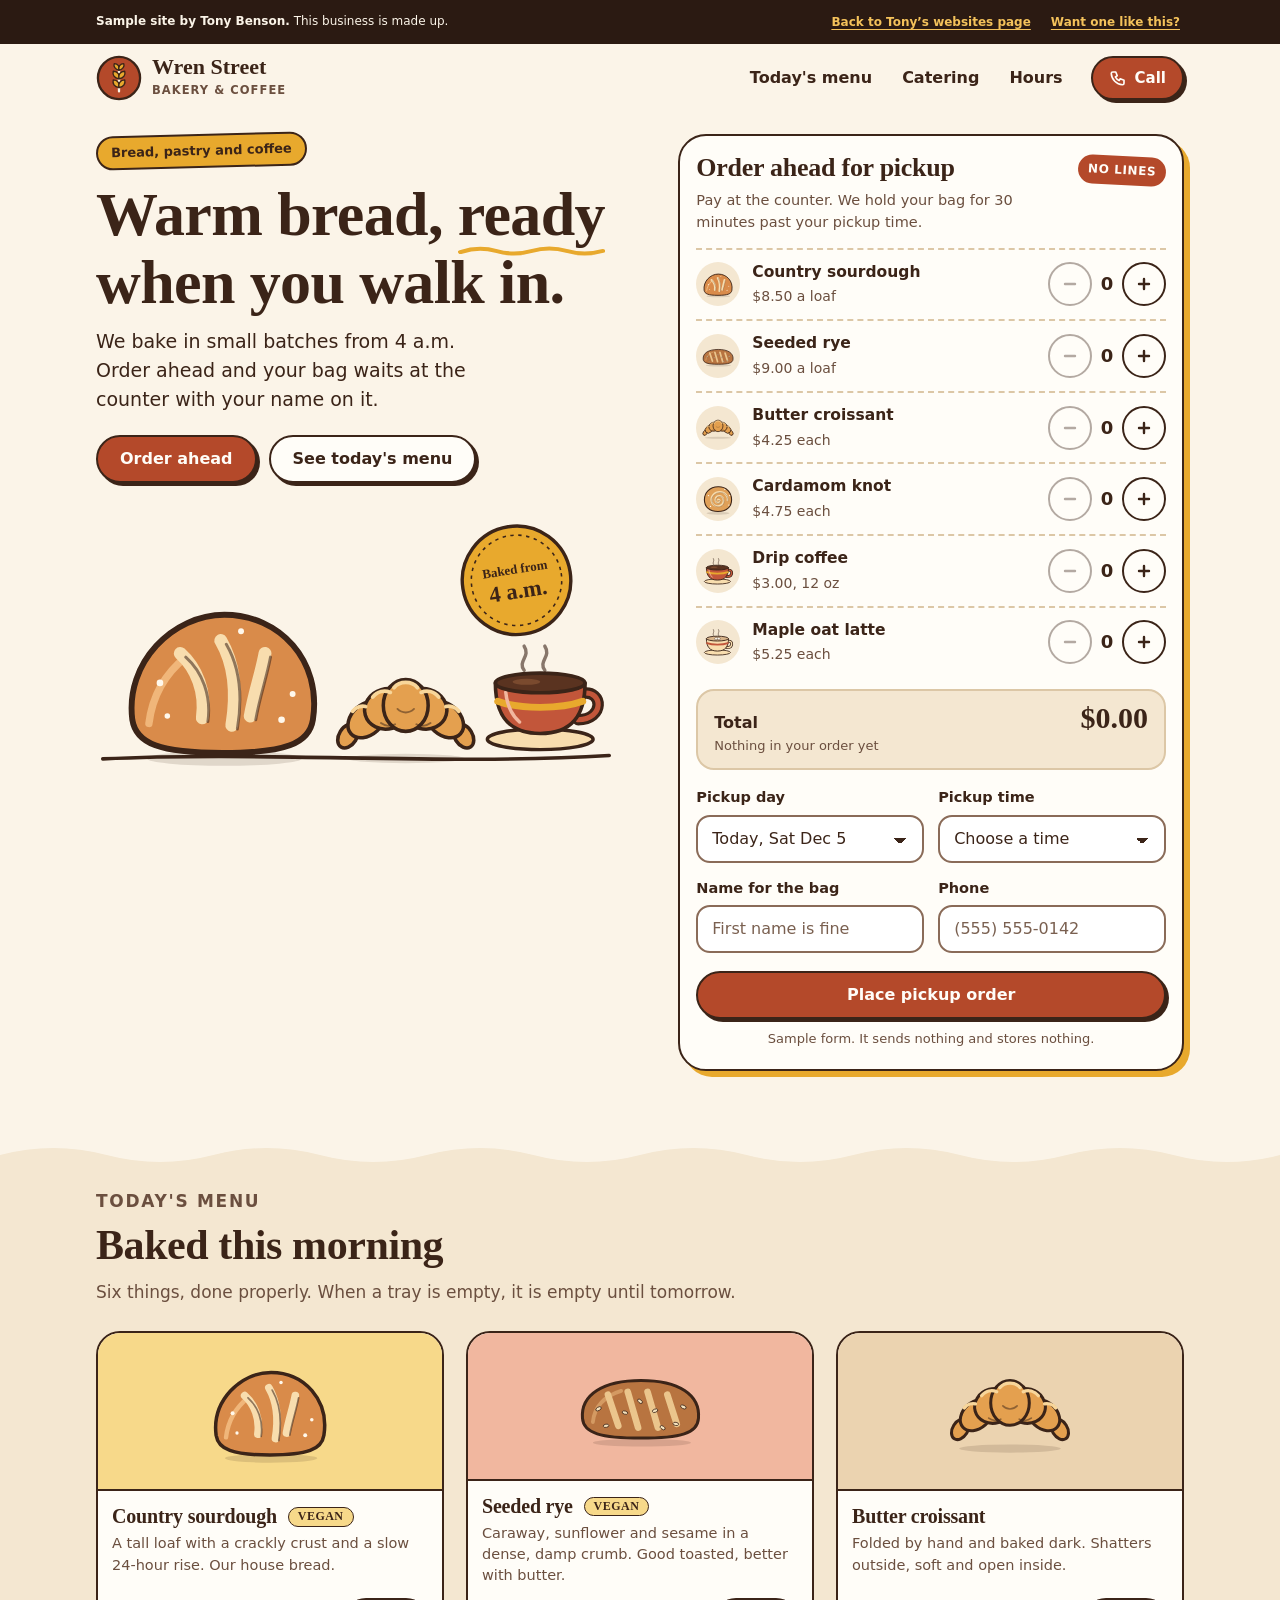
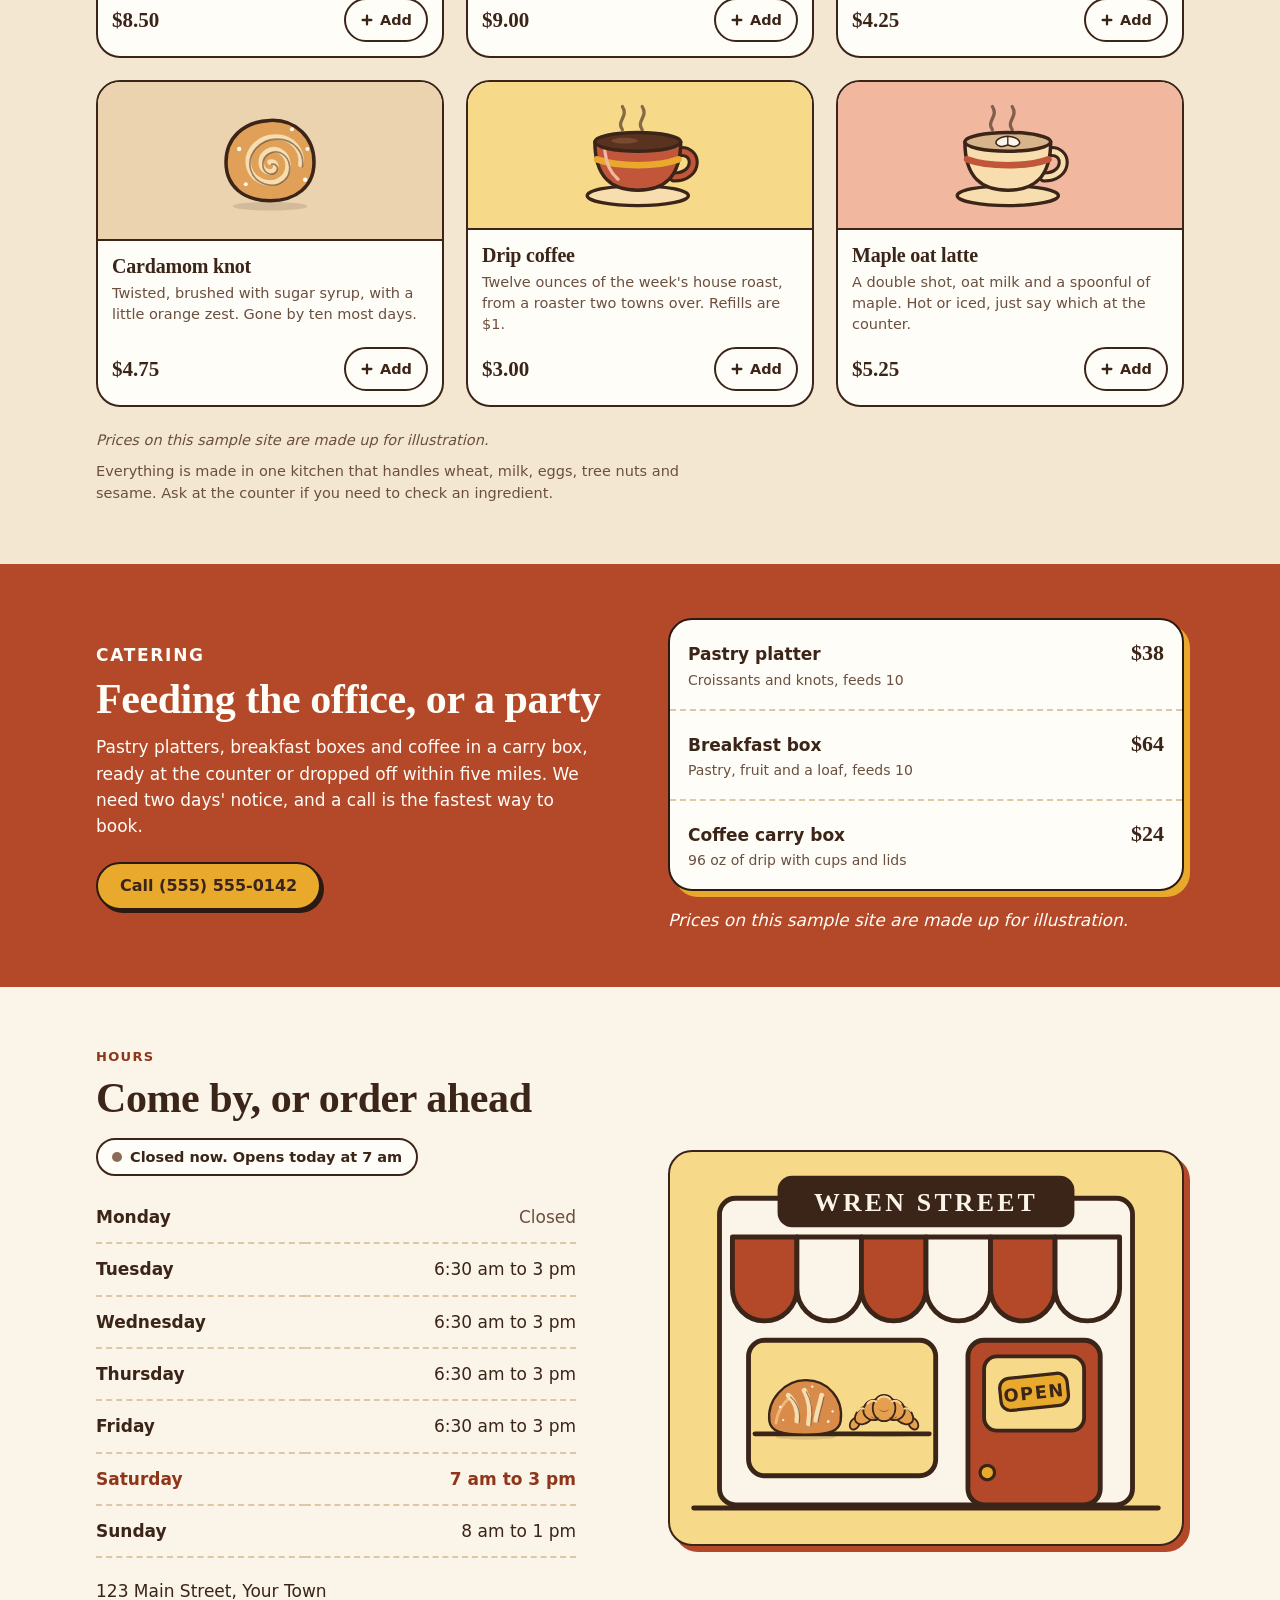
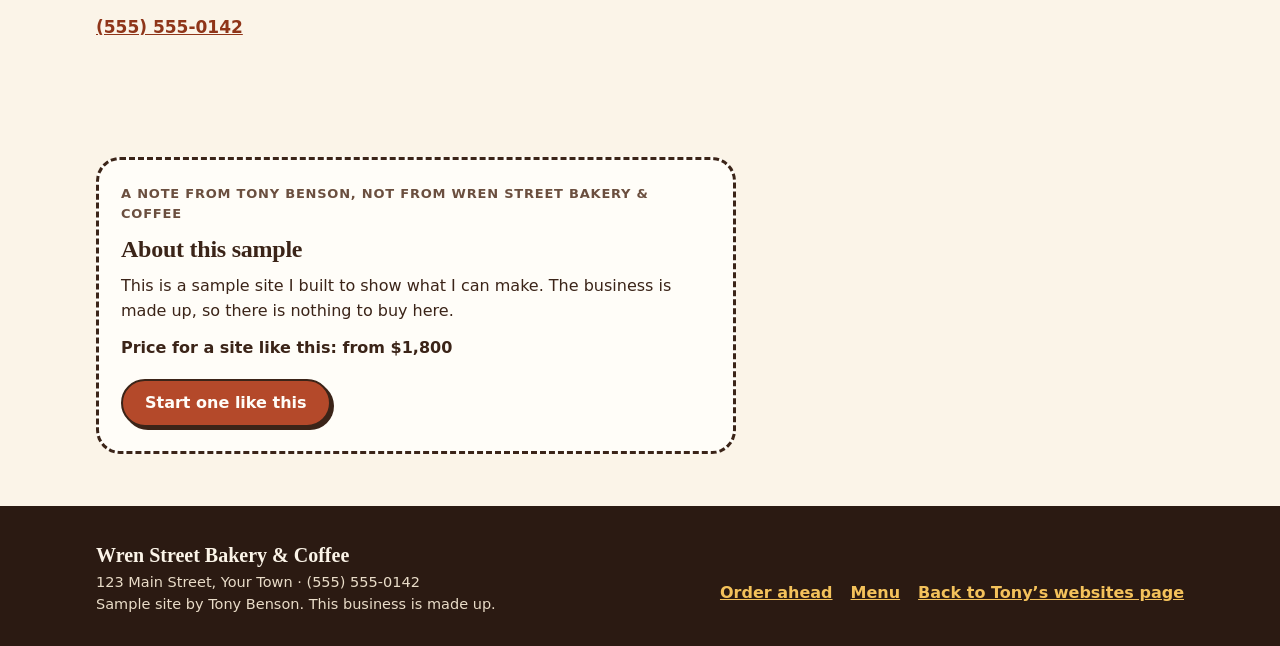
<file: samples/bakery/index.html>
<!doctype html>
<html lang="en">
<head>
<meta charset="utf-8">
<meta name="viewport" content="width=device-width, initial-scale=1">
<title>Wren Street Bakery &amp; Coffee | Sample site</title>
<meta name="description" content="Bread, pastry and coffee with order-ahead pickup. A sample small-business site by Tony Benson for a made-up bakery.">
<meta name="theme-color" content="#2B1A12">
<style>
:root{
  --cream:#FBF4E8;
  --cream-2:#F4E7D1;
  --paper:#FFFDF8;
  --brown:#3B2418;
  --brown-deep:#2B1A12;
  --brown-soft:#6B4F3F;
  --terra:#B4492A;
  --terra-dark:#8F3519;
  --mustard:#E8A92D;
  --mustard-soft:#F7D98A;
  --terra-soft:#F1B79F;
  --tan:#EBD3B0;
  --line:#DCC7A6;
  --field:#8A6B58;
  --radius:24px;
  --serif:"Iowan Old Style","Palatino Linotype",Palatino,"Book Antiqua",Georgia,serif;
  --sans:system-ui,-apple-system,"Segoe UI",Roboto,"Helvetica Neue",Arial,sans-serif;
  color-scheme:light;
}
*,*::before,*::after{box-sizing:border-box}
html{scroll-behavior:smooth;-webkit-text-size-adjust:100%}
body{margin:0;background:var(--cream);color:var(--brown);font:16px/1.55 var(--sans);overflow-x:hidden}
img,svg{display:block;max-width:100%}
h1,h2,h3{font-family:var(--serif);font-weight:800;line-height:1.1;letter-spacing:-.01em;margin:0}
p{margin:0}
a{color:var(--terra-dark)}
[hidden]{display:none!important}
.wrap{width:100%;max-width:1120px;margin:0 auto;padding-left:16px;padding-right:16px}
:focus-visible{outline:3px solid var(--brown);outline-offset:3px;border-radius:6px}
.dark :focus-visible{outline-color:var(--cream)}
.skip{position:absolute;left:16px;top:-80px;background:var(--brown);color:var(--cream);padding:12px 16px;border-radius:12px;z-index:100}
.skip:focus{top:52px}
section[id],header[id]{scroll-margin-top:56px}

/* ---------- Sample bar ---------- */
.samplebar{position:sticky;top:0;z-index:60;background:var(--brown-deep);color:#FBF4E8}
.samplebar .wrap{display:flex;align-items:center;justify-content:space-between;gap:12px;min-height:44px}
.samplebar p{font-size:12px;line-height:1.3;padding:4px 0}
.samplebar strong{font-weight:800}
.samplebar a{display:inline-flex;align-items:center;min-height:44px;padding:0 4px;color:#F4C25B;font-size:12px;font-weight:700;text-decoration:underline;text-underline-offset:3px;white-space:nowrap}
.samplebar a:focus-visible{outline-color:#FBF4E8}
.samplebar .wrap{flex-wrap:wrap}
.samplebar .sb-links{display:flex;flex-wrap:wrap;align-items:center;gap:0 12px}


/* ---------- Header ---------- */
.site-head{padding:10px 0 6px}
.site-head .wrap{display:flex;align-items:center;justify-content:space-between;gap:12px}
.brand{display:flex;align-items:center;gap:10px;min-height:48px;color:var(--brown);text-decoration:none}
.brand svg{width:46px;height:46px;flex:none}
.brand b{display:block;font-family:var(--serif);font-size:22px;line-height:1}
.brand small{display:block;margin-top:4px;font-size:11.5px;letter-spacing:.09em;text-transform:uppercase;color:var(--brown-soft);font-weight:700}
.head-right{display:flex;align-items:center;gap:6px}
.nav{display:none}
.nav a{display:inline-flex;align-items:center;min-height:44px;padding:0 14px;border-radius:999px;color:var(--brown);font-weight:700;text-decoration:none}
.nav a:hover{background:var(--cream-2)}
.btn{display:inline-flex;align-items:center;justify-content:center;gap:8px;min-height:48px;padding:0 22px;border-radius:999px;border:2px solid var(--brown);background:var(--terra);color:#FFFDF8;font:700 16px/1 var(--sans);text-decoration:none;cursor:pointer;box-shadow:3px 3px 0 var(--brown);transition:transform .12s ease,box-shadow .12s ease,background .12s ease}
.btn:hover{background:var(--terra-dark)}
.btn:active{transform:translate(2px,2px);box-shadow:1px 1px 0 var(--brown)}
.btn svg{width:18px;height:18px;flex:none}
.btn.alt{background:var(--paper);color:var(--brown)}
.btn.alt:hover{background:var(--cream-2)}
.btn.sun{background:var(--mustard);color:var(--brown)}
.btn.sun:hover{background:#F2BC4F}
.btn.block{width:100%}
.btn.small{min-height:44px;padding:0 16px;font-size:15px}
@media (min-width:860px){.nav{display:flex;gap:2px;margin-right:8px}}

/* ---------- Hero ---------- */
.hero{padding:10px 0 44px;position:relative}
.hero-grid{display:grid;gap:22px}
.eyebrow{display:inline-block;background:var(--mustard);color:var(--brown);font-weight:800;font-size:13px;padding:5px 13px;border-radius:999px;transform:rotate(-1.5deg);border:2px solid var(--brown)}
.hero h1{font-size:clamp(31px,8.2vw,62px);margin:12px 0 10px}
.squig{position:relative;display:inline-block}
.squig svg{position:absolute;left:0;bottom:-8px;width:100%;height:10px}
.squig path{fill:none;stroke:var(--mustard);stroke-width:4;stroke-linecap:round}
.lede{font-size:17px;max-width:34ch;color:var(--brown)}
.hero-cta{display:none;gap:12px;margin-top:20px;flex-wrap:wrap}
.still{display:none}
@media (min-width:960px){
  .hero{padding:26px 0 70px}
  .hero-grid{grid-template-columns:1.02fr .98fr;gap:56px;align-items:start}
  .lede{font-size:19px}
  .hero-cta{display:flex}
  .still{display:block;margin-top:34px;width:100%;max-width:520px}
}

/* ---------- Order card ---------- */
.order{scroll-margin-top:56px;background:var(--paper);border:2px solid var(--brown);border-radius:28px;box-shadow:6px 6px 0 var(--mustard);padding:18px 16px 20px;position:relative}
.order-head{display:flex;align-items:flex-start;justify-content:space-between;gap:12px}
.order h2{font-size:26px}
.order .sub{font-size:14.5px;color:var(--brown-soft);margin-top:6px}
.tag{flex:none;background:var(--terra);color:#FFFDF8;font-size:12px;font-weight:800;letter-spacing:.05em;text-transform:uppercase;padding:5px 10px;border-radius:999px;transform:rotate(3deg);margin-top:2px}
.rows{list-style:none;margin:14px 0 0;padding:0}
.row{display:grid;grid-template-columns:44px 1fr auto;gap:12px;align-items:center;padding:10px 0;border-top:2px dashed var(--line)}
.row .ico{width:44px;height:44px;border-radius:50%;background:var(--cream-2);display:grid;place-items:center}
.row .ico svg{width:34px;height:34px}
.row .nm{font-weight:700;font-size:15.5px;line-height:1.25}
.row .pr{font-size:14px;color:var(--brown-soft)}
.step{display:flex;align-items:center}
.step button{width:44px;height:44px;border-radius:50%;border:2px solid var(--brown);background:var(--paper);color:var(--brown);display:grid;place-items:center;padding:0;cursor:pointer;transition:background .12s ease,transform .12s ease}
.step button svg{width:16px;height:16px;stroke:currentColor;stroke-width:2.4;stroke-linecap:round;fill:none}
.step button:hover:not(:disabled){background:var(--mustard-soft)}
.step button:active:not(:disabled){transform:scale(.94)}
.step button:disabled{opacity:.38;cursor:default}
.step .qty{min-width:30px;text-align:center;font-weight:800;font-size:18px;font-variant-numeric:tabular-nums}
.row.has .nm{color:var(--terra-dark)}
.row.has .ico{background:var(--mustard-soft)}
.total{display:flex;align-items:baseline;justify-content:space-between;gap:12px;margin-top:12px;background:var(--cream-2);border-radius:18px;padding:12px 16px;border:2px solid var(--line)}
.total .lbl{font-weight:700}
.total .lbl small{display:block;font-weight:400;font-size:13px;color:var(--brown-soft)}
.total output{font-family:var(--serif);font-weight:800;font-size:30px;line-height:1;font-variant-numeric:tabular-nums}
.fields{display:grid;gap:14px;margin-top:16px}
@media (min-width:640px){.fields{grid-template-columns:1fr 1fr}}
.field label{display:block;font-weight:700;font-size:14.5px;margin-bottom:6px}
.field select,.field input{width:100%;height:48px;border:2px solid var(--field);border-radius:14px;background:#fff;color:var(--brown);font:16px/1.2 var(--sans);padding:0 14px}
.field select{appearance:none;-webkit-appearance:none;padding-right:40px;background-image:linear-gradient(45deg,transparent 50%,var(--brown) 50%),linear-gradient(135deg,var(--brown) 50%,transparent 50%);background-position:calc(100% - 22px) 21px,calc(100% - 16px) 21px;background-size:6px 6px;background-repeat:no-repeat}
.field input::placeholder{color:#7A6050}
.field .hint{font-size:13px;color:var(--brown-soft);margin-top:5px}
.err{display:flex;align-items:flex-start;gap:6px;margin-top:6px;color:#8A2D12;font-weight:700;font-size:14px;line-height:1.35}
.err svg{width:18px;height:18px;flex:none;margin-top:1px}
[aria-invalid="true"]{border-color:#8A2D12!important;background-color:#FFF4EF!important}
.group-err{margin-top:8px}
.submit{margin-top:18px}
.fine{font-size:13px;color:var(--brown-soft);margin-top:10px;text-align:center}
.formnote{margin-top:12px;font-weight:700;color:#8A2D12;font-size:14.5px;text-align:center}
.done{padding:6px 0 0}
.done .stamp{display:inline-flex;align-items:center;gap:8px;background:var(--mustard);border:2px solid var(--brown);border-radius:999px;padding:4px 12px;font-weight:800;font-size:13px;transform:rotate(-2deg)}
.done h3{font-size:25px;margin:14px 0 8px}
.done h3:focus{outline:none}
.done p{color:var(--brown-soft);font-size:15px}
.recap{margin:16px 0 0;padding:14px 16px;border-radius:18px;background:var(--cream-2);border:2px solid var(--line);display:grid;gap:6px;font-size:15px}
.recap div{display:flex;justify-content:space-between;gap:12px}
.recap .sum{border-top:2px dashed var(--line);padding-top:8px;margin-top:4px;font-weight:800}
.done .btn{margin-top:16px}

/* ---------- Wave dividers ---------- */
.wave{display:block;width:100%;height:28px;fill:var(--cream-2);margin-bottom:-1px}
.wave.flip{transform:scaleY(-1)}

/* ---------- Menu ---------- */
.menu{background:var(--cream-2);padding:20px 0 60px}
.sec-head{max-width:640px;margin-bottom:26px}
.kicker{font-size:13px;font-weight:800;letter-spacing:.1em;text-transform:uppercase;color:var(--terra-dark)}
.sec-head h2{font-size:clamp(28px,6vw,42px);margin:8px 0 10px}
.sec-head p{color:var(--brown-soft);font-size:17px}
.cards{display:grid;gap:16px;grid-template-columns:1fr}
@media (min-width:640px){.cards{grid-template-columns:1fr 1fr}}
@media (min-width:960px){.cards{grid-template-columns:repeat(3,1fr);gap:22px}}
.card{background:var(--paper);border:2px solid var(--brown);border-radius:var(--radius);overflow:hidden;display:grid;grid-template-columns:104px 1fr;position:relative}
.card .tile{display:grid;place-items:center;padding:10px;border-right:2px solid var(--brown)}
.card .tile svg{width:84px;height:84px}
.card .body{padding:14px 14px 14px;display:flex;flex-direction:column;gap:6px}
.card h3{font-size:20px}
.card .desc{font-size:14.5px;color:var(--brown-soft);line-height:1.45}
.card .meta{display:flex;align-items:center;justify-content:space-between;gap:8px;margin-top:auto;padding-top:6px;flex-wrap:wrap}
.price{font-family:var(--serif);font-weight:800;font-size:21px;font-variant-numeric:tabular-nums}
.pill{display:inline-block;font-size:12px;font-weight:800;letter-spacing:.04em;text-transform:uppercase;background:var(--mustard-soft);border:1.5px solid var(--brown);border-radius:999px;padding:2px 9px;margin-left:6px;vertical-align:3px}
.inord{font-size:13px;font-weight:700;color:var(--terra-dark)}
.add{display:inline-flex;align-items:center;gap:6px;min-height:44px;padding:0 14px;border-radius:999px;border:2px solid var(--brown);background:var(--paper);color:var(--brown);font:700 14.5px/1 var(--sans);cursor:pointer}
.add:hover{background:var(--mustard-soft)}
.add svg{width:14px;height:14px;stroke:currentColor;stroke-width:2.6;stroke-linecap:round;fill:none}
@media (min-width:640px){
  .card{grid-template-columns:1fr}
  .card .tile{border-right:0;border-bottom:2px solid var(--brown);padding:18px}
  .card .tile svg{width:132px;height:110px}
}
.pnote{margin:22px 0 0;font-size:14.5px;font-style:italic;color:var(--brown-soft);max-width:70ch}
.pnote+.allergy{margin-top:8px}
.catering .pnote{color:#FFFDF8;margin-top:16px}
.allergy{margin-top:26px;font-size:14.5px;color:var(--brown-soft);max-width:70ch}

/* ---------- Catering ---------- */
.catering{background:var(--terra);color:#FFFDF8;padding:54px 0;position:relative;overflow:hidden}
.catering .grid{display:grid;gap:26px}
.catering .kicker{color:#FFFDF8}
.catering h2{font-size:clamp(28px,6vw,42px);margin:8px 0 12px}
.catering p{font-size:17px;max-width:46ch}
.catering .btn{margin-top:22px;box-shadow:3px 3px 0 var(--brown-deep);border-color:var(--brown-deep)}
.menu-list{list-style:none;margin:0;padding:0;background:var(--paper);color:var(--brown);border:2px solid var(--brown-deep);border-radius:var(--radius);box-shadow:6px 6px 0 var(--mustard)}
.menu-list li{display:flex;justify-content:space-between;align-items:baseline;gap:14px;padding:16px 18px;border-top:2px dashed var(--line)}
.menu-list li:first-child{border-top:0}
.menu-list b{display:block;font-size:17px}
.menu-list span.d{font-size:14px;color:var(--brown-soft)}
.menu-list .p{font-family:var(--serif);font-weight:800;font-size:22px;white-space:nowrap}
@media (min-width:860px){.catering .grid{grid-template-columns:1fr 1fr;gap:56px;align-items:center}}

/* ---------- Hours ---------- */
.visit{padding:60px 0 64px}
.visit .grid{display:grid;gap:30px}
@media (min-width:860px){.visit .grid{grid-template-columns:1fr 1fr;gap:56px;align-items:center}}
.status{display:inline-flex;align-items:center;gap:8px;background:var(--paper);border:2px solid var(--brown);border-radius:999px;padding:6px 14px;font-weight:700;font-size:14.5px;margin-bottom:16px}
.status i{width:10px;height:10px;border-radius:50%;background:var(--field);display:inline-block}
.status.open i{background:#2E7D4F}
table.hours{border-collapse:collapse;width:100%;max-width:480px;font-size:17px}
table.hours th,table.hours td{padding:12px 0;border-bottom:2px dashed var(--line);text-align:left;font-weight:400}
table.hours th{font-weight:700}
table.hours td{text-align:right;font-variant-numeric:tabular-nums}
table.hours tr.today th,table.hours tr.today td{color:var(--terra-dark);font-weight:800}
table.hours tr.closed td{color:var(--brown-soft)}
.address{margin-top:20px;font-size:17px}
.address a{font-weight:700;display:inline-flex;align-items:center;min-height:44px}
.shopfront{background:var(--mustard-soft);border:2px solid var(--brown);border-radius:var(--radius);padding:14px;box-shadow:6px 6px 0 var(--terra)}
.shopfront svg{width:100%;height:auto}

/* ---------- Footer ---------- */
/* ---------- Note from Tony ---------- */
.tonynote{padding:44px 0 52px;background:var(--cream)}
.tn-box{border:3px dashed var(--brown);border-radius:var(--radius);background:var(--paper);padding:24px 22px;display:grid;gap:12px;justify-items:start;max-width:640px;font-family:var(--sans)}
.tn-kicker{font-size:13px;font-weight:700;letter-spacing:.06em;text-transform:uppercase;color:var(--brown-soft)}
.tn-box h2{font-size:24px}
.tn-price{font-weight:700}
.tn-price:has([data-sample-price]:empty){display:none}
.tn-btn{margin-top:6px}
@media (max-width:480px){.tn-btn{width:100%}}
.foot{background:var(--brown-deep);color:#FBF4E8;padding:34px 0 30px}
.foot .wrap{display:grid;gap:16px}
.foot b{font-family:var(--serif);font-size:20px}
.foot p{font-size:14.5px;color:#E9DCC8}
.foot a{color:#F4C25B;font-weight:700}
.foot .links{display:flex;flex-wrap:wrap;gap:4px 18px}
.foot .links a{display:inline-flex;align-items:center;min-height:44px;min-width:44px}
@media (min-width:860px){.foot .wrap{grid-template-columns:1fr auto;align-items:end}}

/* ---------- Order bar ---------- */
.ordbar{position:fixed;left:16px;right:16px;bottom:14px;margin:0 auto;max-width:440px;z-index:50;display:flex;align-items:center;justify-content:space-between;gap:12px;min-height:56px;padding:6px 8px 6px 20px;border-radius:999px;background:var(--brown-deep);color:#FBF4E8;border:2px solid #FBF4E8;text-decoration:none;font-weight:700;box-shadow:0 8px 24px rgba(43,26,18,.35)}
.ordbar:hover{background:#3d281c}
.ordbar .go{display:inline-flex;align-items:center;min-height:44px;padding:0 18px;border-radius:999px;background:var(--mustard);color:var(--brown);font-weight:800}
.ordbar:focus-visible{outline-color:var(--mustard)}
body.has-bar{padding-bottom:88px}

@media (prefers-reduced-motion:reduce){
  html{scroll-behavior:auto}
  *,*::before,*::after{transition:none!important;animation:none!important}
}
</style>
</head>
<body>

<!-- Drawings: one sprite, reused. Hand-drawn feel: round joins, slightly uneven curves. -->
<svg width="0" height="0" style="position:absolute" aria-hidden="true" focusable="false">
  <defs>
    <symbol id="d-boule" viewBox="0 0 120 100">
      <ellipse cx="61" cy="93" rx="42" ry="4" fill="#3B2418" opacity=".14"/>
      <path d="M11 72C7 41 33 15 61 15C91 15 114 40 109 72C107 85 94 90 60 90C26 90 13 85 11 72Z" fill="#D98B4A" stroke="#3B2418" stroke-width="3.2" stroke-linejoin="round"/>
      <path d="M20 74C22 58 30 46 40 38" fill="none" stroke="#F0B67A" stroke-width="4" stroke-linecap="round"/>
      <path d="M37 36C46 44 51 57 49 71" fill="none" stroke="#F8DDAE" stroke-width="7" stroke-linecap="round"/>
      <path d="M59 29C66 41 68 57 65 75" fill="none" stroke="#F8DDAE" stroke-width="7" stroke-linecap="round"/>
      <path d="M83 36C81 47 77 58 75 70" fill="none" stroke="#F8DDAE" stroke-width="7" stroke-linecap="round"/>
      <path d="M37 36C46 44 51 57 49 71M59 29C66 41 68 57 65 75M83 36C81 47 77 58 75 70" fill="none" stroke="#3B2418" stroke-width="1.6" stroke-linecap="round" opacity=".55" transform="translate(3 2)"/>
      <circle cx="26" cy="52" r="1.8" fill="#FFF8EC"/><circle cx="98" cy="58" r="1.6" fill="#FFF8EC"/><circle cx="92" cy="72" r="1.8" fill="#FFF8EC"/><circle cx="30" cy="70" r="1.5" fill="#FFF8EC"/><circle cx="70" cy="24" r="1.6" fill="#FFF8EC"/>
    </symbol>

    <symbol id="d-rye" viewBox="0 0 140 90">
      <ellipse cx="72" cy="84" rx="52" ry="4" fill="#3B2418" opacity=".14"/>
      <path d="M9 58C7 33 31 18 71 18C111 18 134 33 132 58C131 74 113 79 71 79C29 79 10 74 9 58Z" fill="#B87440" stroke="#3B2418" stroke-width="3.2" stroke-linejoin="round"/>
      <path d="M20 62C22 44 34 34 50 29" fill="none" stroke="#D49A62" stroke-width="4" stroke-linecap="round"/>
      <path d="M36 33L47 66M57 30L68 68M78 30L89 68M99 33L109 64" fill="none" stroke="#EBC58C" stroke-width="7" stroke-linecap="round"/>
      <g fill="#F6E3BE" stroke="#3B2418" stroke-width=".8">
        <ellipse cx="26" cy="48" rx="3.2" ry="1.8" transform="rotate(-30 26 48)"/>
        <ellipse cx="116" cy="46" rx="3.2" ry="1.8" transform="rotate(25 116 46)"/>
        <ellipse cx="54" cy="52" rx="3" ry="1.7" transform="rotate(15 54 52)"/>
        <ellipse cx="86" cy="50" rx="3" ry="1.7" transform="rotate(-20 86 50)"/>
        <ellipse cx="70" cy="40" rx="3" ry="1.7" transform="rotate(40 70 40)"/>
        <ellipse cx="108" cy="64" rx="3" ry="1.7" transform="rotate(10 108 64)"/>
        <ellipse cx="34" cy="66" rx="3" ry="1.7" transform="rotate(-10 34 66)"/>
        <ellipse cx="94" cy="68" rx="3" ry="1.7" transform="rotate(35 94 68)"/>
      </g>
    </symbol>

    <symbol id="d-croissant" viewBox="0 0 130 90">
      <ellipse cx="65" cy="82" rx="50" ry="4" fill="#3B2418" opacity=".14"/>
      <g fill="#E4A04F" stroke="#3B2418" stroke-width="3" stroke-linejoin="round">
        <ellipse cx="16" cy="63" rx="11" ry="7.5" transform="rotate(-58 16 63)"/>
        <ellipse cx="114" cy="63" rx="11" ry="7.5" transform="rotate(58 114 63)"/>
        <ellipse cx="32" cy="49" rx="18" ry="13" transform="rotate(-42 32 49)"/>
        <ellipse cx="98" cy="49" rx="18" ry="13" transform="rotate(42 98 49)"/>
        <ellipse cx="49" cy="40" rx="19" ry="17" transform="rotate(-16 49 40)"/>
        <ellipse cx="81" cy="40" rx="19" ry="17" transform="rotate(16 81 40)"/>
        <ellipse cx="65" cy="37" rx="19" ry="22"/>
      </g>
      <g fill="none" stroke="#F8D69A" stroke-width="3.2" stroke-linecap="round">
        <path d="M55 22C60 16 70 16 75 22"/>
        <path d="M37 30C41 25 47 24 52 26"/>
        <path d="M93 30C89 25 83 24 78 26"/>
        <path d="M20 42C23 38 28 37 31 38"/>
        <path d="M110 42C107 38 102 37 99 38"/>
      </g>
      <g fill="none" stroke="#3B2418" stroke-width="1.6" stroke-linecap="round" opacity=".5">
        <path d="M58 40C62 44 68 44 72 40"/>
        <path d="M44 52C48 55 53 55 56 53"/>
        <path d="M86 52C82 55 77 55 74 53"/>
      </g>
    </symbol>

    <symbol id="d-bun" viewBox="0 0 100 100">
      <ellipse cx="50" cy="92" rx="34" ry="4" fill="#3B2418" opacity=".14"/>
      <path d="M50 14C74 13 90 30 90 52C90 74 74 87 50 87C26 87 10 74 10 52C10 30 26 15 50 14Z" fill="#E0A058" stroke="#3B2418" stroke-width="3.2" stroke-linejoin="round"/>
      <path d="M50 52C54 51 57 55 54 59C50 63 42 60 42 52C42 43 52 38 59 42C68 47 69 60 61 67C51 75 35 70 31 57C27 42 40 29 55 29C71 29 80 42 78 54" fill="none" stroke="#F8DDAE" stroke-width="5" stroke-linecap="round"/>
      <path d="M50 52C54 51 57 55 54 59C50 63 42 60 42 52C42 43 52 38 59 42C68 47 69 60 61 67C51 75 35 70 31 57C27 42 40 29 55 29C71 29 80 42 78 54" fill="none" stroke="#3B2418" stroke-width="1.5" stroke-linecap="round" opacity=".5" transform="translate(1.5 2)"/>
      <circle cx="22" cy="40" r="2" fill="#FFF8EC"/><circle cx="82" cy="68" r="2" fill="#FFF8EC"/><circle cx="70" cy="22" r="1.8" fill="#FFF8EC"/><circle cx="28" cy="72" r="1.8" fill="#FFF8EC"/><circle cx="84" cy="40" r="1.8" fill="#FFF8EC"/>
    </symbol>

    <symbol id="d-cup" viewBox="0 0 120 100">
      <path d="M44 27C38 19 50 15 44 6M62 27C56 19 68 15 62 6" fill="none" stroke="#3B2418" stroke-width="3" stroke-linecap="round" opacity=".6"/>
      <ellipse cx="58" cy="87" rx="46" ry="9" fill="#F8DDAE" stroke="#3B2418" stroke-width="3"/>
      <path d="M95 47C113 44 114 70 91 70" fill="none" stroke="#3B2418" stroke-width="10" stroke-linecap="round"/>
      <path d="M95 47C113 44 114 70 91 70" fill="none" stroke="#C2563A" stroke-width="4.5" stroke-linecap="round"/>
      <path d="M19 38L97 38C97 66 86 82 58 82C30 82 19 66 19 38Z" fill="#C2563A" stroke="#3B2418" stroke-width="3.2" stroke-linejoin="round"/>
      <path d="M21 54C40 61 76 61 95 54" fill="none" stroke="#E8A92D" stroke-width="6" stroke-linecap="round"/>
      <path d="M28 46C29 56 33 66 40 72" fill="none" stroke="#F1B79F" stroke-width="3" stroke-linecap="round"/>
      <ellipse cx="58" cy="38" rx="39" ry="8.5" fill="#5A3320" stroke="#3B2418" stroke-width="3.2"/>
      <ellipse cx="46" cy="37" rx="12" ry="2.6" fill="#7A4A2E"/>
    </symbol>

    <symbol id="d-latte" viewBox="0 0 120 100">
      <path d="M44 27C38 19 50 15 44 6M62 27C56 19 68 15 62 6" fill="none" stroke="#3B2418" stroke-width="3" stroke-linecap="round" opacity=".6"/>
      <ellipse cx="58" cy="87" rx="46" ry="9" fill="#F8DDAE" stroke="#3B2418" stroke-width="3"/>
      <path d="M95 47C113 44 114 70 91 70" fill="none" stroke="#3B2418" stroke-width="10" stroke-linecap="round"/>
      <path d="M95 47C113 44 114 70 91 70" fill="none" stroke="#F8DDAE" stroke-width="4.5" stroke-linecap="round"/>
      <path d="M19 38L97 38C97 66 86 82 58 82C30 82 19 66 19 38Z" fill="#F8DDAE" stroke="#3B2418" stroke-width="3.2" stroke-linejoin="round"/>
      <path d="M21 54C40 61 76 61 95 54" fill="none" stroke="#C2563A" stroke-width="6" stroke-linecap="round"/>
      <ellipse cx="58" cy="38" rx="39" ry="8.5" fill="#D8B48A" stroke="#3B2418" stroke-width="3.2"/>
      <path d="M58 33C47 34 44 40 51 42C54 43 56 41 58 41C60 41 62 43 65 42C72 40 69 34 58 33Z" fill="#FBF4E8" stroke="#3B2418" stroke-width="1.4" stroke-linejoin="round"/>
      <path d="M58 34L58 41" stroke="#3B2418" stroke-width="1.2" stroke-linecap="round"/>
    </symbol>

    <symbol id="d-logo" viewBox="0 0 48 48">
      <circle cx="24" cy="24" r="22" fill="#B4492A" stroke="#3B2418" stroke-width="2.4"/>
      <path d="M24 38V14" stroke="#FBF4E8" stroke-width="2.4" stroke-linecap="round"/>
      <g fill="#E8A92D" stroke="#3B2418" stroke-width="1.4" stroke-linejoin="round">
        <path d="M24 16c-4-1-6-4-5-7 4 0 6 3 5 7z"/>
        <path d="M24 16c4-1 6-4 5-7-4 0-6 3-5 7z"/>
        <path d="M24 25c-5-1-7-4-6-8 5 0 7 4 6 8z"/>
        <path d="M24 25c5-1 7-4 6-8-5 0-7 4-6 8z"/>
        <path d="M24 34c-5-1-7-4-6-8 5 0 7 4 6 8z"/>
        <path d="M24 34c5-1 7-4 6-8-5 0-7 4-6 8z"/>
      </g>
    </symbol>
  </defs>
</svg>

<div class="samplebar" role="region" aria-label="Sample site notice">
  <div class="wrap">
    <p><strong>Sample site by Tony Benson.</strong> This business is made up.</p>
    <span class="sb-links"><a href="../../websites/index.html">Back to Tony&rsquo;s websites page</a> <a href="../../websites/index.html#start-bakery">Want one like this?</a></span>
  </div>
</div>

<a class="skip" href="#order">Skip to the order form</a>

<header class="site-head">
  <div class="wrap">
    <a class="brand" href="#top" aria-label="Wren Street Bakery and Coffee, top of page">
      <svg viewBox="0 0 48 48" aria-hidden="true"><use href="#d-logo"/></svg>
      <span><b>Wren Street</b><small>Bakery &amp; Coffee</small></span>
    </a>
    <div class="head-right">
      <nav class="nav" aria-label="Sections">
        <a href="#menu">Today's menu</a>
        <a href="#catering">Catering</a>
        <a href="#visit">Hours</a>
      </nav>
      <a class="btn small" href="tel:+15555550142" aria-label="Call Wren Street Bakery at (555) 555-0142">
        <svg viewBox="0 0 24 24" fill="none" stroke="currentColor" stroke-width="2.2" stroke-linecap="round" stroke-linejoin="round" aria-hidden="true"><path d="M5 4h4l2 5-2.5 1.5a11 11 0 0 0 5 5L15 13l5 2v4a2 2 0 0 1-2 2A16 16 0 0 1 3 6a2 2 0 0 1 2-2z"/></svg>
        Call
      </a>
    </div>
  </div>
</header>

<main id="top">

  <!-- ===== Hero with order card ===== -->
  <section class="hero" aria-labelledby="hero-title">
    <div class="wrap hero-grid">

      <div class="hero-copy">
        <span class="eyebrow">Bread, pastry and coffee</span>
        <h1 id="hero-title">Warm bread, <span class="squig">ready<svg viewBox="0 0 100 10" preserveAspectRatio="none" aria-hidden="true"><path d="M2 6Q14 0 26 5T50 5T74 5T98 5"/></svg></span> when you walk in.</h1>
        <p class="lede">We bake in small batches from 4 a.m. Order ahead and your bag waits at the counter with your name on it.</p>
        <div class="hero-cta">
          <a class="btn" href="#order">Order ahead</a>
          <a class="btn alt" href="#menu">See today's menu</a>
        </div>
        <svg class="still" viewBox="0 0 460 236" role="img" aria-label="Drawing of a round loaf, a croissant and a cup of coffee on a counter">
          <path d="M6 214C150 207 310 220 454 211" fill="none" stroke="#3B2418" stroke-width="3.2" stroke-linecap="round"/>
          <use href="#d-boule" x="14" y="62" width="196" height="163"/>
          <use href="#d-croissant" x="206" y="128" width="136" height="94"/>
          <use href="#d-cup" x="334" y="108" width="122" height="102"/>
          <g transform="rotate(-9 372 56)">
            <circle cx="372" cy="56" r="48" fill="#E8A92D" stroke="#3B2418" stroke-width="3"/>
            <circle cx="372" cy="56" r="40" fill="none" stroke="#3B2418" stroke-width="1.4" stroke-dasharray="3 4"/>
            <text x="372" y="50" text-anchor="middle" font-family="Georgia,serif" font-weight="700" font-size="11.5" fill="#3B2418">Baked from</text>
            <text x="372" y="72" text-anchor="middle" font-family="Georgia,serif" font-weight="700" font-size="20" fill="#3B2418">4 a.m.</text>
          </g>
        </svg>
      </div>

      <div class="order" id="order" tabindex="-1">
        <div id="order-main">
          <div class="order-head">
            <div>
              <h2>Order ahead for pickup</h2>
              <p class="sub">Pay at the counter. We hold your bag for 30 minutes past your pickup time.</p>
            </div>
            <span class="tag" aria-hidden="true">No lines</span>
          </div>

          <form id="order-form" novalidate>
            <div role="group" aria-labelledby="items-label">
              <span id="items-label" style="position:absolute;left:-9999px">Pick your items</span>
              <ul class="rows" id="rows">
                <li class="row" data-id="sourdough" data-price="850" data-name="Country sourdough">
                  <span class="ico"><svg viewBox="0 0 120 100" aria-hidden="true"><use href="#d-boule"/></svg></span>
                  <span><span class="nm" id="n-sourdough">Country sourdough</span><br><span class="pr">$8.50 a loaf</span></span>
                  <span class="step">
                    <button type="button" data-dec aria-label="Remove one country sourdough" disabled><svg viewBox="0 0 16 16" aria-hidden="true"><path d="M3 8h10"/></svg></button>
                    <span class="qty" data-qty aria-live="polite" aria-label="Quantity">0</span>
                    <button type="button" data-inc aria-label="Add one country sourdough"><svg viewBox="0 0 16 16" aria-hidden="true"><path d="M3 8h10M8 3v10"/></svg></button>
                  </span>
                </li>
                <li class="row" data-id="rye" data-price="900" data-name="Seeded rye">
                  <span class="ico"><svg viewBox="0 0 140 90" aria-hidden="true"><use href="#d-rye"/></svg></span>
                  <span><span class="nm" id="n-rye">Seeded rye</span><br><span class="pr">$9.00 a loaf</span></span>
                  <span class="step">
                    <button type="button" data-dec aria-label="Remove one seeded rye" disabled><svg viewBox="0 0 16 16" aria-hidden="true"><path d="M3 8h10"/></svg></button>
                    <span class="qty" data-qty aria-live="polite" aria-label="Quantity">0</span>
                    <button type="button" data-inc aria-label="Add one seeded rye"><svg viewBox="0 0 16 16" aria-hidden="true"><path d="M3 8h10M8 3v10"/></svg></button>
                  </span>
                </li>
                <li class="row" data-id="croissant" data-price="425" data-name="Butter croissant">
                  <span class="ico"><svg viewBox="0 0 130 90" aria-hidden="true"><use href="#d-croissant"/></svg></span>
                  <span><span class="nm" id="n-croissant">Butter croissant</span><br><span class="pr">$4.25 each</span></span>
                  <span class="step">
                    <button type="button" data-dec aria-label="Remove one butter croissant" disabled><svg viewBox="0 0 16 16" aria-hidden="true"><path d="M3 8h10"/></svg></button>
                    <span class="qty" data-qty aria-live="polite" aria-label="Quantity">0</span>
                    <button type="button" data-inc aria-label="Add one butter croissant"><svg viewBox="0 0 16 16" aria-hidden="true"><path d="M3 8h10M8 3v10"/></svg></button>
                  </span>
                </li>
                <li class="row" data-id="knot" data-price="475" data-name="Cardamom knot">
                  <span class="ico"><svg viewBox="0 0 100 100" aria-hidden="true"><use href="#d-bun"/></svg></span>
                  <span><span class="nm" id="n-knot">Cardamom knot</span><br><span class="pr">$4.75 each</span></span>
                  <span class="step">
                    <button type="button" data-dec aria-label="Remove one cardamom knot" disabled><svg viewBox="0 0 16 16" aria-hidden="true"><path d="M3 8h10"/></svg></button>
                    <span class="qty" data-qty aria-live="polite" aria-label="Quantity">0</span>
                    <button type="button" data-inc aria-label="Add one cardamom knot"><svg viewBox="0 0 16 16" aria-hidden="true"><path d="M3 8h10M8 3v10"/></svg></button>
                  </span>
                </li>
                <li class="row" data-id="drip" data-price="300" data-name="Drip coffee">
                  <span class="ico"><svg viewBox="0 0 120 100" aria-hidden="true"><use href="#d-cup"/></svg></span>
                  <span><span class="nm" id="n-drip">Drip coffee</span><br><span class="pr">$3.00, 12 oz</span></span>
                  <span class="step">
                    <button type="button" data-dec aria-label="Remove one drip coffee" disabled><svg viewBox="0 0 16 16" aria-hidden="true"><path d="M3 8h10"/></svg></button>
                    <span class="qty" data-qty aria-live="polite" aria-label="Quantity">0</span>
                    <button type="button" data-inc aria-label="Add one drip coffee"><svg viewBox="0 0 16 16" aria-hidden="true"><path d="M3 8h10M8 3v10"/></svg></button>
                  </span>
                </li>
                <li class="row" data-id="latte" data-price="525" data-name="Maple oat latte">
                  <span class="ico"><svg viewBox="0 0 120 100" aria-hidden="true"><use href="#d-latte"/></svg></span>
                  <span><span class="nm" id="n-latte">Maple oat latte</span><br><span class="pr">$5.25 each</span></span>
                  <span class="step">
                    <button type="button" data-dec aria-label="Remove one maple oat latte" disabled><svg viewBox="0 0 16 16" aria-hidden="true"><path d="M3 8h10"/></svg></button>
                    <span class="qty" data-qty aria-live="polite" aria-label="Quantity">0</span>
                    <button type="button" data-inc aria-label="Add one maple oat latte"><svg viewBox="0 0 16 16" aria-hidden="true"><path d="M3 8h10M8 3v10"/></svg></button>
                  </span>
                </li>
              </ul>
              <p class="err group-err" id="e-items" role="alert" hidden></p>
            </div>

            <div class="total">
              <span class="lbl">Total<small id="count-line">Nothing in your order yet</small></span>
              <output id="total" for="rows" aria-live="polite">$0.00</output>
            </div>

            <div class="fields">
              <div class="field">
                <label for="day">Pickup day</label>
                <select id="day" name="day" aria-describedby="e-day"></select>
                <p class="err" id="e-day" hidden></p>
              </div>
              <div class="field">
                <label for="time">Pickup time</label>
                <select id="time" name="time" aria-describedby="e-time" required></select>
                <p class="err" id="e-time" hidden></p>
              </div>
              <div class="field">
                <label for="cname">Name for the bag</label>
                <input id="cname" name="name" type="text" autocomplete="name" placeholder="First name is fine" aria-describedby="e-name" required>
                <p class="err" id="e-name" hidden></p>
              </div>
              <div class="field">
                <label for="phone">Phone</label>
                <input id="phone" name="phone" type="tel" inputmode="tel" autocomplete="tel" placeholder="(555) 555-0142" aria-describedby="e-phone" required>
                <p class="err" id="e-phone" hidden></p>
              </div>
            </div>

            <button class="btn block submit" type="submit">Place pickup order</button>
            <p class="formnote" id="formnote" role="alert" hidden></p>
            <p class="fine">Sample form. It sends nothing and stores nothing.</p>
            <noscript><p class="fine">The order form needs JavaScript to add up your total.</p></noscript>
          </form>
        </div>

        <div class="done" id="done" hidden>
          <span class="stamp">Sample order</span>
          <h3 id="done-title" tabindex="-1">This is a sample, so nothing was sent.</h3>
          <p>Here is the order a real shop would have received.</p>
          <div class="recap" id="recap"></div>
          <button class="btn alt" type="button" id="again">Start a new sample order</button>
        </div>
      </div>

    </div>
  </section>

  <!-- ===== Today's menu ===== -->
  <svg class="wave" viewBox="0 0 1440 28" preserveAspectRatio="none" aria-hidden="true"><path d="M0 28V14Q60 0 120 14T240 14T360 14T480 14T600 14T720 14T840 14T960 14T1080 14T1200 14T1320 14T1440 14V28Z"/></svg>
  <section class="menu" id="menu" aria-labelledby="menu-title">
    <div class="wrap">
      <div class="sec-head">
        <p class="kicker">Today's menu</p>
        <h2 id="menu-title">Baked this morning</h2>
        <p>Six things, done properly. When a tray is empty, it is empty until tomorrow.</p>
      </div>

      <div class="cards">
        <article class="card" data-card="sourdough">
          <div class="tile" style="background:var(--mustard-soft)"><svg viewBox="0 0 120 100" aria-hidden="true"><use href="#d-boule"/></svg></div>
          <div class="body">
            <h3>Country sourdough <span class="pill">Vegan</span></h3>
            <p class="desc">A tall loaf with a crackly crust and a slow 24-hour rise. Our house bread.</p>
            <div class="meta">
              <span class="price">$8.50</span>
              <button class="add" type="button" data-add="sourdough" aria-label="Add country sourdough to your order"><svg viewBox="0 0 16 16" aria-hidden="true"><path d="M3 8h10M8 3v10"/></svg>Add</button>
            </div>
            <span class="inord" data-inord="sourdough" hidden></span>
          </div>
        </article>

        <article class="card" data-card="rye">
          <div class="tile" style="background:var(--terra-soft)"><svg viewBox="0 0 140 90" aria-hidden="true"><use href="#d-rye"/></svg></div>
          <div class="body">
            <h3>Seeded rye <span class="pill">Vegan</span></h3>
            <p class="desc">Caraway, sunflower and sesame in a dense, damp crumb. Good toasted, better with butter.</p>
            <div class="meta">
              <span class="price">$9.00</span>
              <button class="add" type="button" data-add="rye" aria-label="Add seeded rye to your order"><svg viewBox="0 0 16 16" aria-hidden="true"><path d="M3 8h10M8 3v10"/></svg>Add</button>
            </div>
            <span class="inord" data-inord="rye" hidden></span>
          </div>
        </article>

        <article class="card" data-card="croissant">
          <div class="tile" style="background:var(--tan)"><svg viewBox="0 0 130 90" aria-hidden="true"><use href="#d-croissant"/></svg></div>
          <div class="body">
            <h3>Butter croissant</h3>
            <p class="desc">Folded by hand and baked dark. Shatters outside, soft and open inside.</p>
            <div class="meta">
              <span class="price">$4.25</span>
              <button class="add" type="button" data-add="croissant" aria-label="Add butter croissant to your order"><svg viewBox="0 0 16 16" aria-hidden="true"><path d="M3 8h10M8 3v10"/></svg>Add</button>
            </div>
            <span class="inord" data-inord="croissant" hidden></span>
          </div>
        </article>

        <article class="card" data-card="knot">
          <div class="tile" style="background:var(--tan)"><svg viewBox="0 0 100 100" aria-hidden="true"><use href="#d-bun"/></svg></div>
          <div class="body">
            <h3>Cardamom knot</h3>
            <p class="desc">Twisted, brushed with sugar syrup, with a little orange zest. Gone by ten most days.</p>
            <div class="meta">
              <span class="price">$4.75</span>
              <button class="add" type="button" data-add="knot" aria-label="Add cardamom knot to your order"><svg viewBox="0 0 16 16" aria-hidden="true"><path d="M3 8h10M8 3v10"/></svg>Add</button>
            </div>
            <span class="inord" data-inord="knot" hidden></span>
          </div>
        </article>

        <article class="card" data-card="drip">
          <div class="tile" style="background:var(--mustard-soft)"><svg viewBox="0 0 120 100" aria-hidden="true"><use href="#d-cup"/></svg></div>
          <div class="body">
            <h3>Drip coffee</h3>
            <p class="desc">Twelve ounces of the week's house roast, from a roaster two towns over. Refills are $1.</p>
            <div class="meta">
              <span class="price">$3.00</span>
              <button class="add" type="button" data-add="drip" aria-label="Add drip coffee to your order"><svg viewBox="0 0 16 16" aria-hidden="true"><path d="M3 8h10M8 3v10"/></svg>Add</button>
            </div>
            <span class="inord" data-inord="drip" hidden></span>
          </div>
        </article>

        <article class="card" data-card="latte">
          <div class="tile" style="background:var(--terra-soft)"><svg viewBox="0 0 120 100" aria-hidden="true"><use href="#d-latte"/></svg></div>
          <div class="body">
            <h3>Maple oat latte</h3>
            <p class="desc">A double shot, oat milk and a spoonful of maple. Hot or iced, just say which at the counter.</p>
            <div class="meta">
              <span class="price">$5.25</span>
              <button class="add" type="button" data-add="latte" aria-label="Add maple oat latte to your order"><svg viewBox="0 0 16 16" aria-hidden="true"><path d="M3 8h10M8 3v10"/></svg>Add</button>
            </div>
            <span class="inord" data-inord="latte" hidden></span>
          </div>
        </article>
      </div>

      <p class="pnote">Prices on this sample site are made up for illustration.</p>
      <p class="allergy">Everything is made in one kitchen that handles wheat, milk, eggs, tree nuts and sesame. Ask at the counter if you need to check an ingredient.</p>
    </div>
  </section>

  <!-- ===== Catering ===== -->
  <section class="catering dark" id="catering" aria-labelledby="cat-title">
    <div class="wrap grid">
      <div>
        <p class="kicker">Catering</p>
        <h2 id="cat-title">Feeding the office, or a party</h2>
        <p>Pastry platters, breakfast boxes and coffee in a carry box, ready at the counter or dropped off within five miles. We need two days' notice, and a call is the fastest way to book.</p>
        <a class="btn sun" href="tel:+15555550142">Call (555) 555-0142</a>
      </div>
      <div>
      <ul class="menu-list" aria-label="Catering prices">
        <li><span><b>Pastry platter</b><span class="d">Croissants and knots, feeds 10</span></span><span class="p">$38</span></li>
        <li><span><b>Breakfast box</b><span class="d">Pastry, fruit and a loaf, feeds 10</span></span><span class="p">$64</span></li>
        <li><span><b>Coffee carry box</b><span class="d">96 oz of drip with cups and lids</span></span><span class="p">$24</span></li>
      </ul>
      <p class="pnote">Prices on this sample site are made up for illustration.</p>
      </div>
    </div>
  </section>

  <!-- ===== Hours ===== -->
  <section class="visit" id="visit" aria-labelledby="visit-title">
    <div class="wrap grid">
      <div>
        <p class="kicker">Hours</p>
        <h2 id="visit-title" style="font-size:clamp(28px,6vw,42px);margin:8px 0 16px">Come by, or order ahead</h2>
        <p class="status" id="status" role="status"><i></i><span id="status-text">Open Tuesday to Sunday</span></p>
        <table class="hours" id="hours">
          <caption style="position:absolute;left:-9999px">Opening hours</caption>
          <tbody>
            <tr data-d="1" class="closed"><th scope="row">Monday</th><td>Closed</td></tr>
            <tr data-d="2"><th scope="row">Tuesday</th><td>6:30 am to 3 pm</td></tr>
            <tr data-d="3"><th scope="row">Wednesday</th><td>6:30 am to 3 pm</td></tr>
            <tr data-d="4"><th scope="row">Thursday</th><td>6:30 am to 3 pm</td></tr>
            <tr data-d="5"><th scope="row">Friday</th><td>6:30 am to 3 pm</td></tr>
            <tr data-d="6"><th scope="row">Saturday</th><td>7 am to 3 pm</td></tr>
            <tr data-d="0"><th scope="row">Sunday</th><td>8 am to 1 pm</td></tr>
          </tbody>
        </table>
        <p class="address">123 Main Street, Your Town<br><a href="tel:+15555550142">(555) 555-0142</a></p>
      </div>
      <div class="shopfront">
        <svg viewBox="0 0 300 226" role="img" aria-label="Drawing of the bakery storefront with a striped awning, a window of bread and an open door">
          <rect x="22" y="20" width="256" height="190" rx="10" fill="#FBF4E8" stroke="#3B2418" stroke-width="3"/>
          <rect x="58" y="6" width="184" height="32" rx="9" fill="#3B2418"/>
          <text x="150" y="28" text-anchor="middle" font-family="Georgia,serif" font-weight="700" font-size="16" letter-spacing="2" fill="#FBF4E8">WREN STREET</text>
          <g stroke="#3B2418" stroke-width="3" stroke-linejoin="round">
            <path d="M30 44h40v32a20 20 0 0 1-40 0z" fill="#B4492A"/>
            <path d="M70 44h40v32a20 20 0 0 1-40 0z" fill="#FBF4E8"/>
            <path d="M110 44h40v32a20 20 0 0 1-40 0z" fill="#B4492A"/>
            <path d="M150 44h40v32a20 20 0 0 1-40 0z" fill="#FBF4E8"/>
            <path d="M190 44h40v32a20 20 0 0 1-40 0z" fill="#B4492A"/>
            <path d="M230 44h40v32a20 20 0 0 1-40 0z" fill="#FBF4E8"/>
          </g>
          <rect x="40" y="108" width="116" height="84" rx="10" fill="#F7D98A" stroke="#3B2418" stroke-width="3"/>
          <path d="M44 166h108" stroke="#3B2418" stroke-width="3" stroke-linecap="round"/>
          <use href="#d-boule" x="48" y="126" width="54" height="45"/>
          <use href="#d-croissant" x="100" y="136" width="48" height="34"/>
          <rect x="176" y="108" width="82" height="102" rx="10" fill="#B4492A" stroke="#3B2418" stroke-width="3"/>
          <rect x="186" y="118" width="62" height="46" rx="8" fill="#F7D98A" stroke="#3B2418" stroke-width="2.4"/>
          <circle cx="188" cy="190" r="4.5" fill="#E8A92D" stroke="#3B2418" stroke-width="2"/>
          <g transform="rotate(-6 217 140)">
            <rect x="196" y="130" width="42" height="20" rx="6" fill="#E8A92D" stroke="#3B2418" stroke-width="2"/>
            <text x="217" y="144.5" text-anchor="middle" font-family="system-ui,Arial,sans-serif" font-weight="800" font-size="11" letter-spacing="1" fill="#3B2418">OPEN</text>
          </g>
          <path d="M6 212h288" stroke="#3B2418" stroke-width="3" stroke-linecap="round"/>
        </svg>
      </div>
    </div>
  </section>
</main>

<section class="tonynote" aria-labelledby="tn-h">
  <div class="wrap">
    <div class="tn-box">
      <p class="tn-kicker">A note from Tony Benson, not from Wren Street Bakery &amp; Coffee</p>
      <h2 id="tn-h">About this sample</h2>
      <p>This is a sample site I built to show what I can make. The business is made up, so there is nothing to buy here.</p>
      <p class="tn-price">Price for a site like this: <strong data-sample-price>from $1,800</strong></p>
      <a class="btn tn-btn" href="../../websites/index.html#start-bakery">Start one like this</a>
    </div>
  </div>
</section>

<footer class="foot dark">
  <div class="wrap">
    <div>
      <b>Wren Street Bakery &amp; Coffee</b>
      <p>123 Main Street, Your Town &middot; (555) 555-0142</p>
      <p>Sample site by Tony Benson. This business is made up.</p>
    </div>
    <div class="links">
      <a href="#order">Order ahead</a>
      <a href="#menu">Menu</a>
      <a href="../../websites/index.html">Back to Tony&rsquo;s websites page</a>
    </div>
  </div>
</footer>

<a class="ordbar" id="ordbar" href="#order" hidden>
  <span id="ordbar-text">0 items &middot; $0.00</span>
  <span class="go">View order</span>
</a>

<script>
(function () {
  'use strict';

  var $ = function (s, r) { return (r || document).querySelector(s); };
  var $$ = function (s, r) { return Array.prototype.slice.call((r || document).querySelectorAll(s)); };

  var MAXQ = 12;
  var HOURS = { 0: [8, 13], 1: null, 2: [6.5, 15], 3: [6.5, 15], 4: [6.5, 15], 5: [6.5, 15], 6: [7, 15] };
  var DN = ['Sunday', 'Monday', 'Tuesday', 'Wednesday', 'Thursday', 'Friday', 'Saturday'];
  var DS = ['Sun', 'Mon', 'Tue', 'Wed', 'Thu', 'Fri', 'Sat'];
  var MS = ['Jan', 'Feb', 'Mar', 'Apr', 'May', 'Jun', 'Jul', 'Aug', 'Sep', 'Oct', 'Nov', 'Dec'];

  function money(c) { return '$' + (c / 100).toFixed(2); }
  function t12(h) {
    var hh = Math.floor(h), mm = Math.round((h - hh) * 60);
    return (hh % 12 || 12) + ':' + (mm < 10 ? '0' : '') + mm + ' ' + (hh >= 12 ? 'pm' : 'am');
  }
  function short(h) { return t12(h).replace(':00', ''); }

  /* ---------- Order state ---------- */
  var rows = $$('.row[data-id]');
  var qty = {};
  var price = {};
  var names = {};
  rows.forEach(function (r) {
    qty[r.getAttribute('data-id')] = 0;
    price[r.getAttribute('data-id')] = parseInt(r.getAttribute('data-price'), 10);
    names[r.getAttribute('data-id')] = r.getAttribute('data-name');
  });

  var totalEl = $('#total'), countLine = $('#count-line');
  var bar = $('#ordbar'), barText = $('#ordbar-text');
  var cardInView = false, submitted = false;

  function totals() {
    var n = 0, c = 0;
    Object.keys(qty).forEach(function (k) { n += qty[k]; c += qty[k] * price[k]; });
    return { n: n, c: c };
  }

  function render() {
    rows.forEach(function (r) {
      var id = r.getAttribute('data-id'), q = qty[id];
      $('[data-qty]', r).textContent = q;
      $('[data-dec]', r).disabled = q <= 0;
      $('[data-inc]', r).disabled = q >= MAXQ;
      r.classList.toggle('has', q > 0);
    });
    $$('[data-inord]').forEach(function (s) {
      var q = qty[s.getAttribute('data-inord')];
      s.hidden = q <= 0;
      s.textContent = q > 0 ? q + ' in your order' : '';
    });
    var t = totals();
    totalEl.textContent = money(t.c);
    countLine.textContent = t.n === 0 ? 'Nothing in your order yet' : t.n + (t.n === 1 ? ' item' : ' items');
    barText.textContent = t.n + (t.n === 1 ? ' item' : ' items') + ' · ' + money(t.c);
    if (t.n > 0) { clearErr('items'); }
    updateBar();
  }

  function updateBar() {
    var show = totals().n > 0 && !cardInView && !submitted;
    bar.hidden = !show;
    document.body.classList.toggle('has-bar', show);
  }

  function change(id, d) {
    var q = qty[id] + d;
    if (q < 0 || q > MAXQ) { return; }
    qty[id] = q;
    render();
  }

  rows.forEach(function (r) {
    var id = r.getAttribute('data-id');
    $('[data-inc]', r).addEventListener('click', function () { change(id, 1); });
    $('[data-dec]', r).addEventListener('click', function () { change(id, -1); });
  });
  $$('[data-add]').forEach(function (b) {
    b.addEventListener('click', function () { change(b.getAttribute('data-add'), 1); });
  });

  if ('IntersectionObserver' in window) {
    new IntersectionObserver(function (e) {
      cardInView = e[0].isIntersecting;
      updateBar();
    }, { threshold: 0.15 }).observe($('#order'));
  }

  /* ---------- Pickup day and time ---------- */
  var daySel = $('#day'), timeSel = $('#time');
  var days = [];

  function slotsFor(date, isToday, now) {
    var t = HOURS[date.getDay()], out = [];
    if (!t) { return out; }
    var min = isToday ? now.getHours() + now.getMinutes() / 60 + 0.75 : -1;
    for (var h = t[0]; h <= t[1] - 0.5; h += 0.5) {
      if (h >= min) { out.push(h); }
    }
    return out;
  }

  function buildDays() {
    var now = new Date();
    days = [];
    for (var i = 0; i < 10 && days.length < 5; i++) {
      var d = new Date(now.getFullYear(), now.getMonth(), now.getDate() + i);
      var s = slotsFor(d, i === 0, now);
      if (!s.length) { continue; }
      var stamp = DS[d.getDay()] + ' ' + MS[d.getMonth()] + ' ' + d.getDate();
      var label = i === 0 ? 'Today, ' + stamp : i === 1 ? 'Tomorrow, ' + stamp : stamp;
      days.push({ label: label, slots: s });
    }
    daySel.innerHTML = '';
    days.forEach(function (d, i) {
      var o = document.createElement('option');
      o.value = String(i);
      o.textContent = d.label;
      daySel.appendChild(o);
    });
    buildTimes();
  }

  function buildTimes() {
    var keep = timeSel.value;
    var d = days[parseInt(daySel.value, 10)];
    timeSel.innerHTML = '';
    var ph = document.createElement('option');
    ph.value = '';
    ph.textContent = 'Choose a time';
    timeSel.appendChild(ph);
    if (d) {
      d.slots.forEach(function (h) {
        var o = document.createElement('option');
        o.value = String(h);
        o.textContent = t12(h);
        timeSel.appendChild(o);
      });
    }
    if (keep) { timeSel.value = keep; if (timeSel.value !== keep) { timeSel.value = ''; } }
  }

  daySel.addEventListener('change', buildTimes);
  buildDays();

  /* ---------- Validation ---------- */
  var form = $('#order-form'), note = $('#formnote');
  var ERR_ICON = '<svg viewBox="0 0 20 20" aria-hidden="true"><circle cx="10" cy="10" r="8.5" fill="none" stroke="currentColor" stroke-width="2"/><path d="M10 5.5v5.5M10 14v.5" stroke="currentColor" stroke-width="2.2" stroke-linecap="round"/></svg>';
  var fieldFor = { items: null, day: daySel, time: timeSel, name: $('#cname'), phone: $('#phone') };

  function setErr(key, msg) {
    var el = $('#e-' + key);
    el.innerHTML = ERR_ICON + '<span></span>';
    el.lastChild.textContent = msg;
    el.hidden = false;
    if (fieldFor[key]) { fieldFor[key].setAttribute('aria-invalid', 'true'); }
  }
  function clearErr(key) {
    var el = $('#e-' + key);
    if (!el) { return; }
    el.hidden = true;
    el.innerHTML = '';
    if (fieldFor[key]) { fieldFor[key].removeAttribute('aria-invalid'); }
  }

  function check() {
    var bad = [];
    if (totals().n === 0) { bad.push(['items', 'Add at least one item to your order.']); }
    if (!daySel.value) { bad.push(['day', 'Choose a pickup day.']); }
    if (!timeSel.value) { bad.push(['time', 'Choose a pickup time.']); }
    var nm = fieldFor.name.value.replace(/\s+/g, ' ').trim();
    if (nm.length < 2) { bad.push(['name', 'Enter a name so we can find your bag.']); }
    var digits = fieldFor.phone.value.replace(/\D/g, '');
    if (digits.length === 11 && digits.charAt(0) === '1') { digits = digits.slice(1); }
    if (digits.length !== 10) { bad.push(['phone', 'Enter a 10-digit phone number, like (555) 555-0142.']); }
    return { bad: bad, name: nm, digits: digits };
  }

  ['name', 'phone'].forEach(function (k) {
    fieldFor[k].addEventListener('input', function () { clearErr(k); note.hidden = true; });
  });
  daySel.addEventListener('change', function () { clearErr('day'); });
  timeSel.addEventListener('change', function () { clearErr('time'); note.hidden = true; });

  form.addEventListener('submit', function (ev) {
    ev.preventDefault();
    var r = check();
    ['items', 'day', 'time', 'name', 'phone'].forEach(clearErr);
    if (r.bad.length) {
      r.bad.forEach(function (b) { setErr(b[0], b[1]); });
      note.textContent = r.bad.length === 1 ? 'One thing to fix above.' : r.bad.length + ' things to fix above.';
      note.hidden = false;
      var first = r.bad[0][0];
      var target = first === 'items' ? $('#rows .row .step button:not(:disabled)') : fieldFor[first];
      if (target) { target.focus(); }
      return;
    }
    note.hidden = true;
    showDone(r);
  });

  function line(a, b, cls) {
    var d = document.createElement('div');
    if (cls) { d.className = cls; }
    var x = document.createElement('span'), y = document.createElement('span');
    x.textContent = a; y.textContent = b;
    d.appendChild(x); d.appendChild(y);
    return d;
  }

  function showDone(r) {
    var recap = $('#recap');
    recap.innerHTML = '';
    rows.forEach(function (row) {
      var id = row.getAttribute('data-id');
      if (qty[id] > 0) { recap.appendChild(line(qty[id] + ' × ' + names[id], money(qty[id] * price[id]))); }
    });
    recap.appendChild(line('Total, pay at the counter', money(totals().c), 'sum'));
    var d = days[parseInt(daySel.value, 10)];
    recap.appendChild(line('Pickup', d.label.replace(/^(Today|Tomorrow), /, '') + ' at ' + t12(parseFloat(timeSel.value))));
    recap.appendChild(line('Name', r.name));
    submitted = true;
    $('#order-main').hidden = true;
    $('#done').hidden = false;
    updateBar();
    var h = $('#done-title');
    h.focus({ preventScroll: true });
    var o = $('#order');
    if (o.getBoundingClientRect().top < 56 && o.scrollIntoView) { o.scrollIntoView({ block: 'start' }); }
  }

  $('#again').addEventListener('click', function () {
    Object.keys(qty).forEach(function (k) { qty[k] = 0; });
    fieldFor.name.value = '';
    fieldFor.phone.value = '';
    submitted = false;
    buildDays();
    render();
    $('#done').hidden = true;
    $('#order-main').hidden = false;
    $('#order').focus();
  });

  /* ---------- Open now and today's row ---------- */
  function status() {
    var now = new Date(), d = now.getDay(), h = now.getHours() + now.getMinutes() / 60, t = HOURS[d];
    var el = $('#status'), txt = $('#status-text');
    $$('#hours tr').forEach(function (tr) { tr.classList.toggle('today', parseInt(tr.getAttribute('data-d'), 10) === d); });
    if (t && h >= t[0] && h < t[1]) {
      el.classList.add('open');
      txt.textContent = 'Open now, until ' + short(t[1]);
      return;
    }
    el.classList.remove('open');
    for (var i = 0; i < 8; i++) {
      var dd = (d + i) % 7, tt = HOURS[dd];
      if (!tt) { continue; }
      if (i === 0 && h >= tt[0]) { continue; }
      txt.textContent = 'Closed now. Opens ' + (i === 0 ? 'today' : i === 1 ? 'tomorrow' : DN[dd]) + ' at ' + short(tt[0]);
      return;
    }
  }
  status();
  render();
})();
</script>
</body>
</html>
</file>
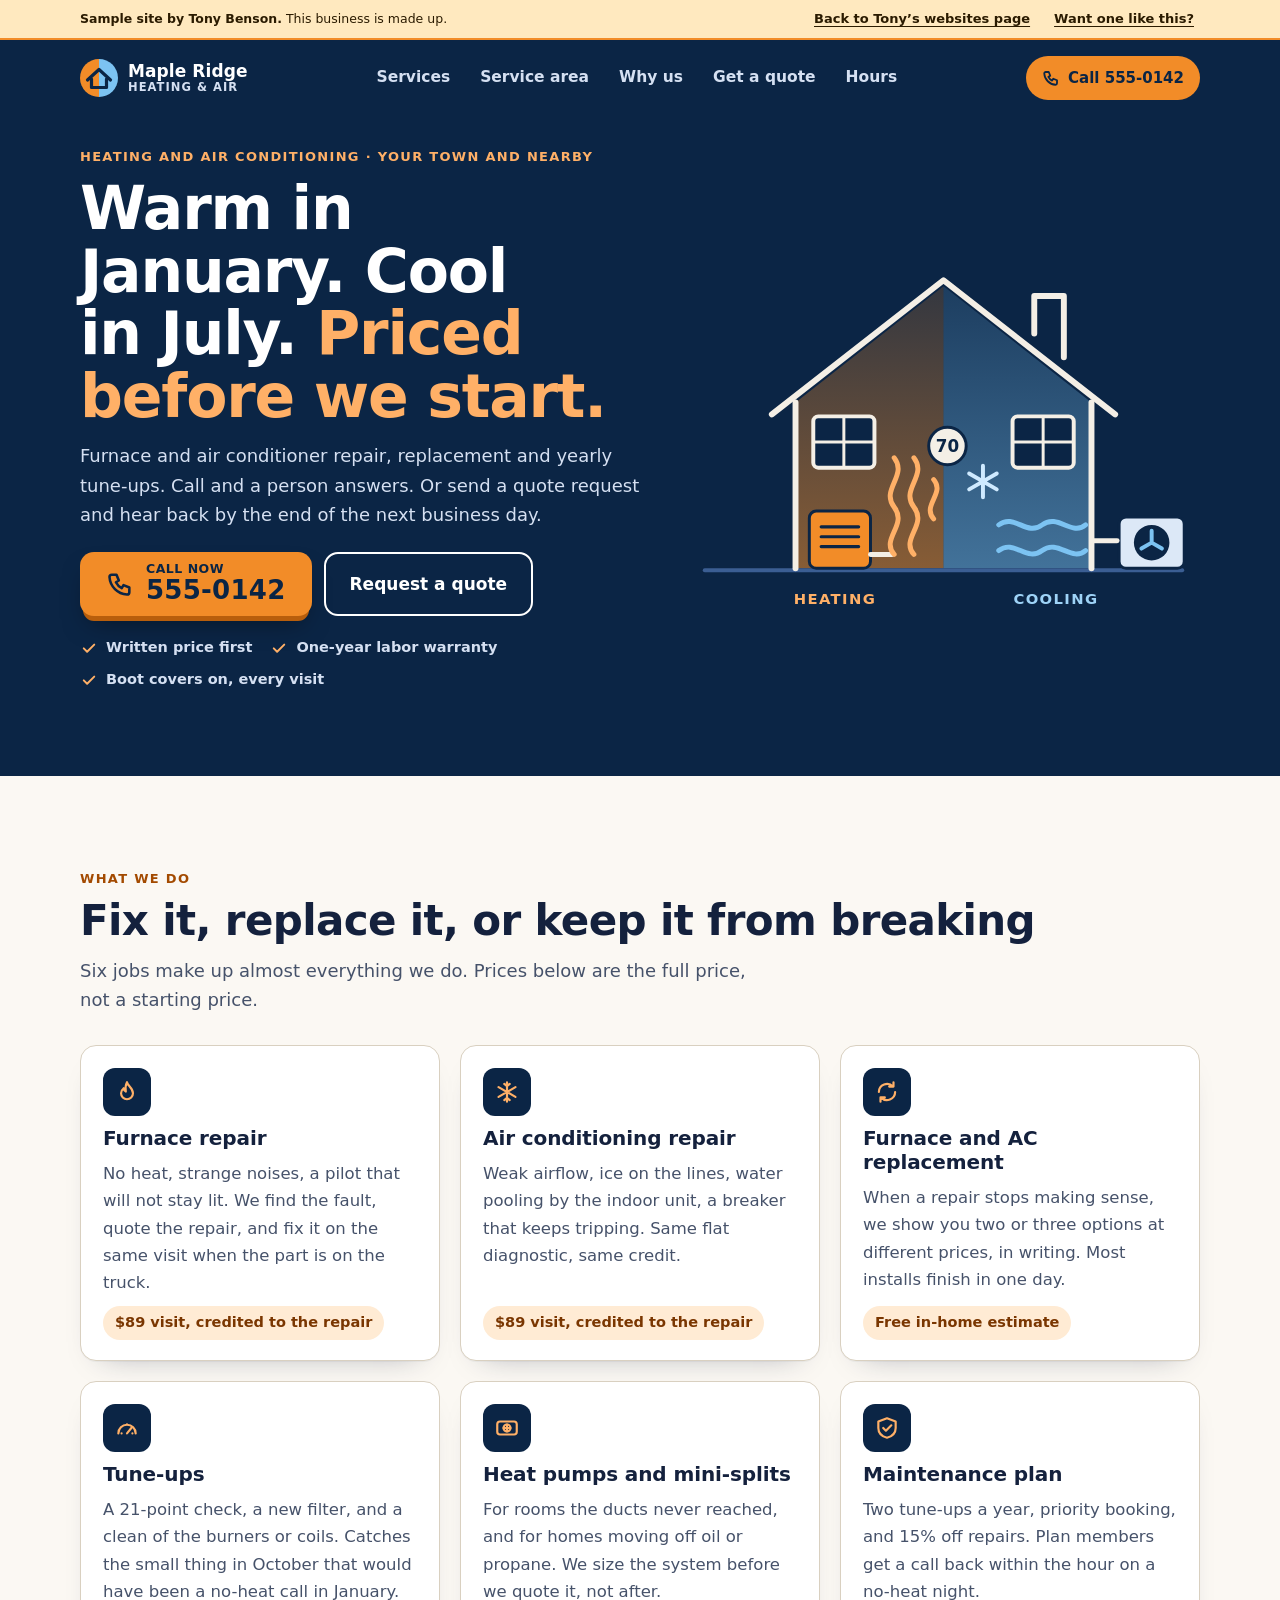
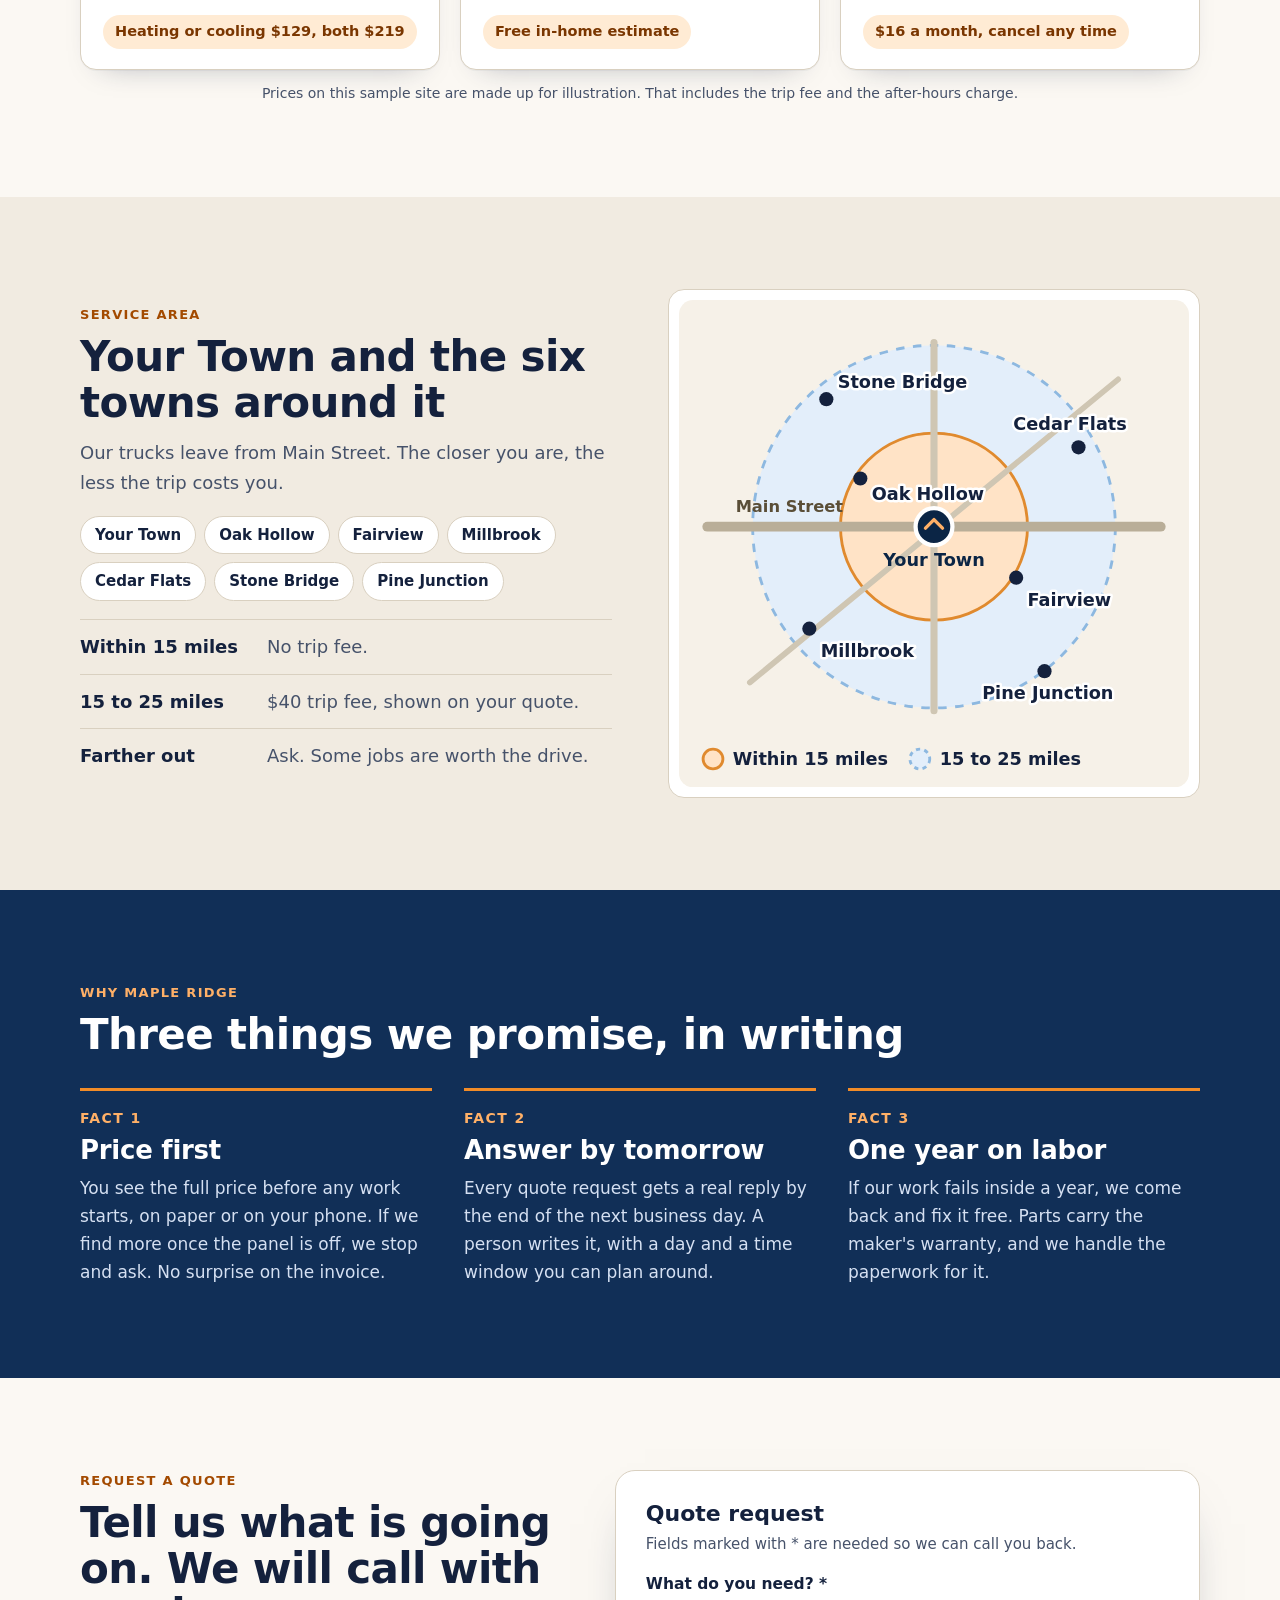
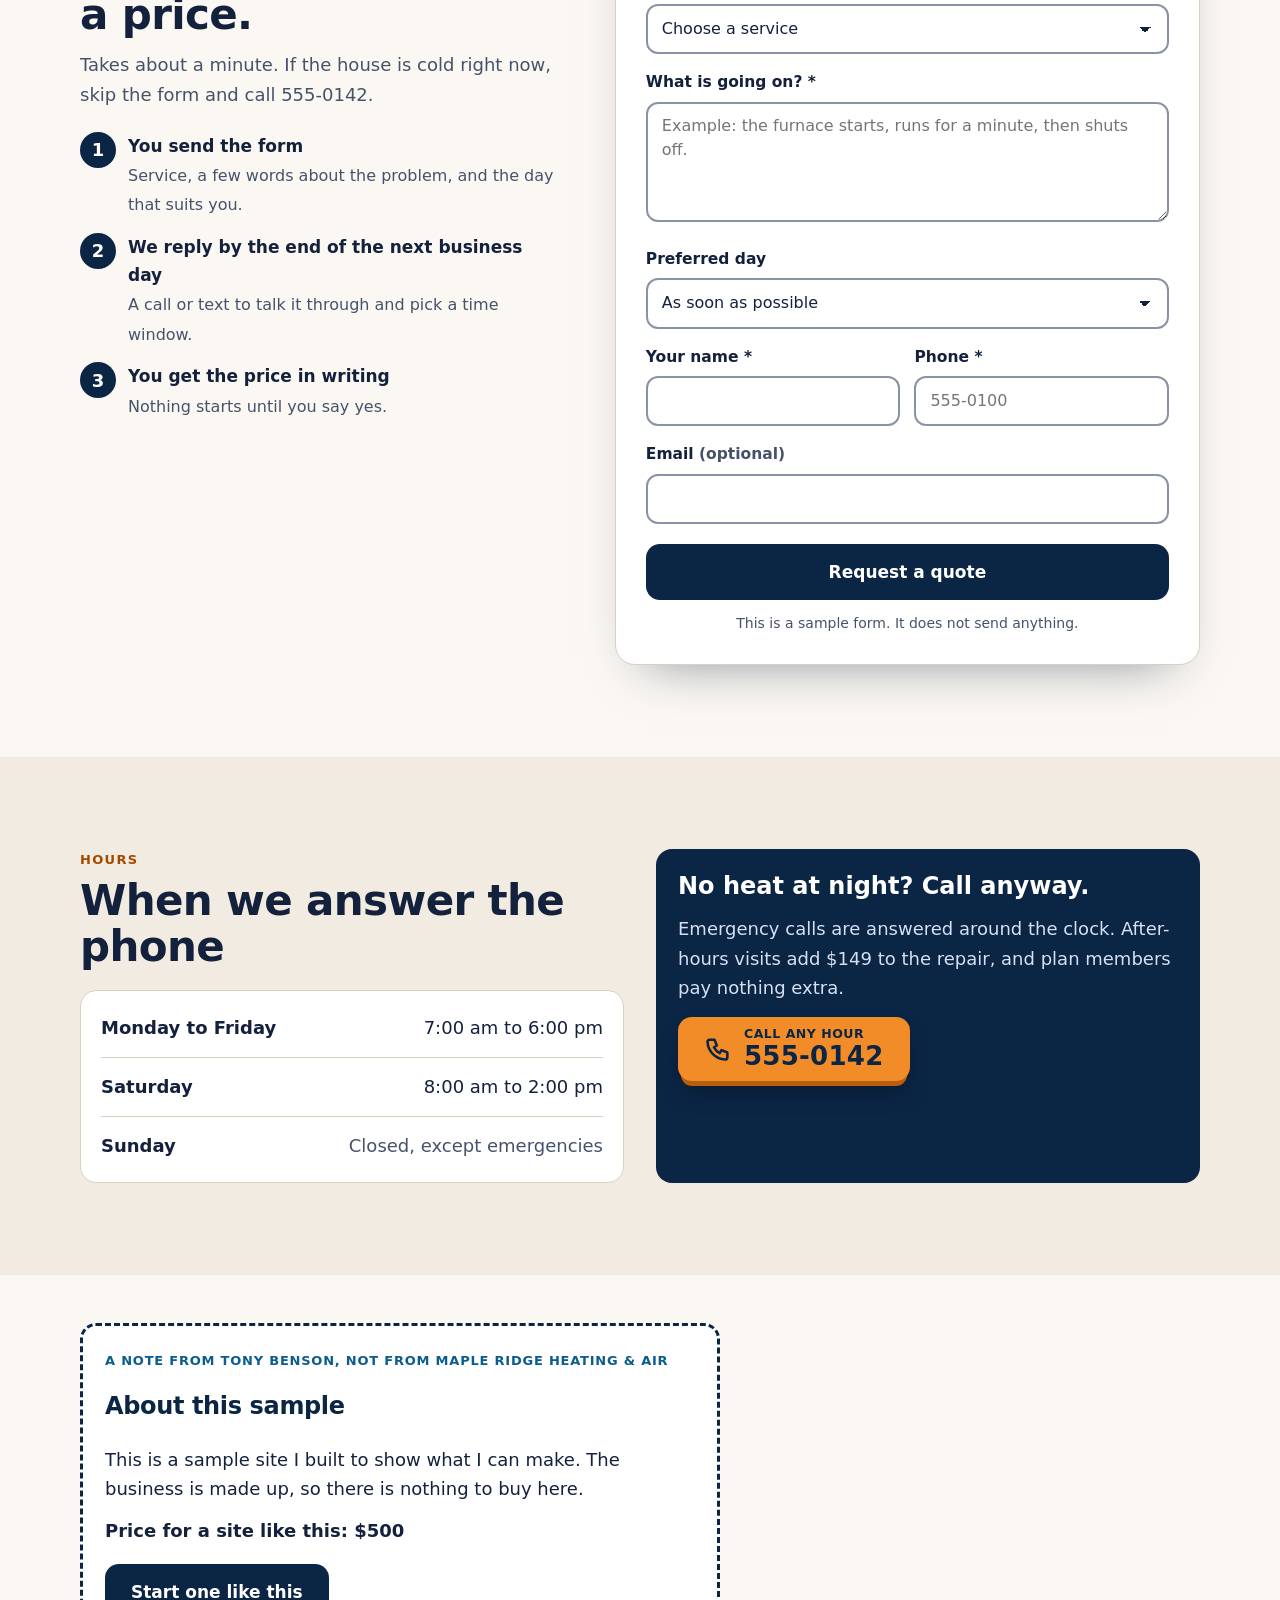
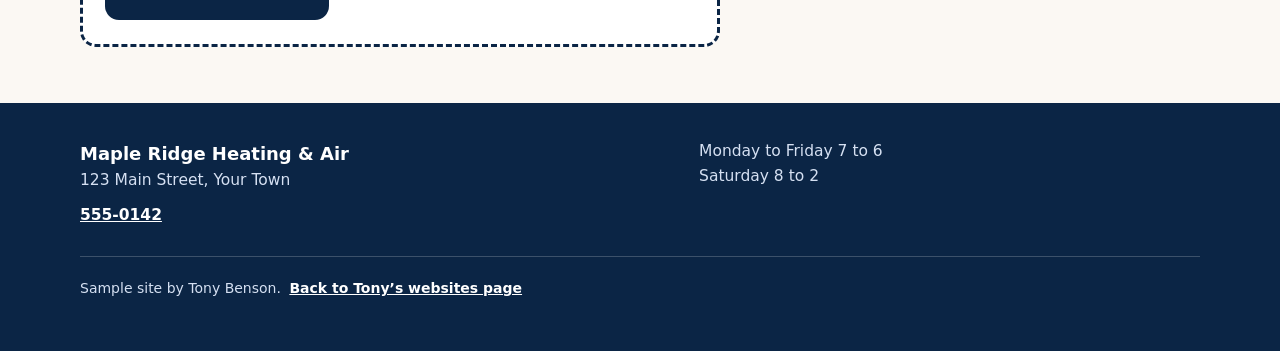
<file: samples/heating/index.html>
<!doctype html>
<html lang="en">
<head>
<meta charset="utf-8">
<meta name="viewport" content="width=device-width, initial-scale=1">
<meta name="color-scheme" content="light">
<meta name="robots" content="noindex">
<title>Maple Ridge Heating &amp; Air | Sample site</title>
<meta name="description" content="Furnace and air conditioner repair, replacement and tune-ups. A sample small-business site by Tony Benson for a made-up company.">
<link rel="icon" href="data:,">
<style>
:root{
  --navy:#0B2545;
  --navy-2:#112F57;
  --navy-3:#1B467F;
  --orange:#F28C28;
  --orange-hi:#FFB067;
  --orange-ink:#A34A00;
  --paper:#FBF8F3;
  --paper-2:#F1EBE1;
  --white:#FFFFFF;
  --ink:#14213D;
  --muted:#46526A;
  --line:#D9D0C0;
  --cool:#7CC3F2;
  --cool-ink:#0B5C8F;
  --err:#B42318;
  --ok:#0F6B3A;
  --bar:#FFE9BF;
  --focus:#0B5FD6;
  --on-navy:#D5E0F2;
  --radius:16px;
  --font:"Avenir Next","Segoe UI",system-ui,-apple-system,"Helvetica Neue",Arial,sans-serif;
  --gutter:16px;
}
*{box-sizing:border-box}
html{scroll-behavior:smooth;-webkit-text-size-adjust:100%}
body{
  margin:0;background:var(--paper);color:var(--ink);
  font-family:var(--font);font-size:17px;line-height:1.65;
}
img,svg{display:block;max-width:100%}
h1,h2,h3,p,ul,ol,dl,dd{margin:0}
ul,ol{padding:0;list-style:none}
a{color:inherit}
:focus-visible{outline:3px solid var(--focus);outline-offset:3px;border-radius:4px}
.on-dark :focus-visible{outline-color:#FFD29E}
.wrap{width:min(1120px,calc(100% - 2 * var(--gutter)));margin-inline:auto}
.sr{position:absolute;width:1px;height:1px;overflow:hidden;clip:rect(0 0 0 0);white-space:nowrap}

/* ---------- Sample bar ---------- */
.samplebar{
  position:sticky;top:0;z-index:50;
  background:var(--bar);color:#2B1B00;
  border-bottom:2px solid var(--orange);
  min-height:40px;
}
.samplebar .wrap{display:flex;align-items:center;justify-content:space-between;gap:12px;min-height:38px}
.samplebar p{font-size:12.5px;line-height:1.3;padding:4px 0}
.samplebar strong{font-weight:800}
.samplebar a{
  flex:none;display:inline-flex;align-items:center;justify-content:center;
  min-height:44px;margin-block:-3px;padding:0 6px;
  font-size:13px;font-weight:700;color:#2B1B00;text-decoration:underline;text-underline-offset:3px;
}
.samplebar a:hover{text-decoration-thickness:2px}
.samplebar .wrap{flex-wrap:wrap}
.samplebar .sb-links{display:flex;flex-wrap:wrap;align-items:center;gap:0 12px}


/* ---------- Header ---------- */
.site-head{background:var(--navy);color:#fff;padding-top:6px}
.site-head .wrap{display:flex;align-items:center;justify-content:space-between;gap:12px;min-height:64px}
.brand{display:flex;align-items:center;gap:10px;text-decoration:none;min-height:44px}
.brand svg{width:38px;height:38px;flex:none}
.brand span{display:block;font-weight:800;font-size:17px;line-height:1.15;letter-spacing:.005em}
.brand small{display:block;font-weight:600;font-size:11.5px;letter-spacing:.09em;text-transform:uppercase;color:var(--on-navy)}
.nav{display:none}
.head-call{
  display:inline-flex;align-items:center;gap:8px;min-height:44px;padding:0 16px;
  background:var(--orange);color:var(--navy);font-weight:800;font-size:15px;
  border-radius:999px;text-decoration:none;
}
.head-call svg{width:18px;height:18px}
.head-call .full{display:none}

/* ---------- Buttons ---------- */
.btn{
  display:inline-flex;align-items:center;justify-content:center;gap:12px;
  min-height:56px;padding:0 24px;border-radius:14px;
  font:inherit;font-weight:800;font-size:17px;text-decoration:none;cursor:pointer;
  border:2px solid transparent;transition:transform .15s ease,background-color .15s ease,box-shadow .15s ease;
}
.btn:active{transform:translateY(1px)}
.btn-call{background:var(--orange);color:var(--navy);box-shadow:0 8px 0 -3px #B85E0C,0 14px 26px -10px rgba(0,0,0,.5);text-align:left;justify-content:flex-start;padding:8px 24px}
.btn-call:hover{background:var(--orange-hi)}
.btn-call svg{width:28px;height:28px;flex:none}
.btn-call span{display:block;line-height:1.15}
.btn-call small{display:block;font-size:12.5px;font-weight:700;letter-spacing:.04em;text-transform:uppercase}
.btn-call strong{display:block;font-size:26px;font-weight:900;letter-spacing:.01em}
.btn-line{border-color:#fff;color:#fff;background:transparent}
.btn-line:hover{background:rgba(255,255,255,.12)}
.btn-solid{background:var(--navy);color:#fff}
.btn-solid:hover{background:var(--navy-3)}

/* ---------- Hero ---------- */
.hero{background:var(--navy);color:#fff;padding:20px 0 56px;position:relative;overflow:hidden}
.hero::before{
  content:"";position:absolute;inset:auto -20% -40% -20%;height:70%;
  background:radial-gradient(60% 60% at 50% 100%,rgba(242,140,40,.22),transparent 70%);pointer-events:none;
}
.hero .wrap{position:relative;display:grid;gap:28px}
.eyebrow{font-size:13px;font-weight:800;letter-spacing:.1em;text-transform:uppercase;color:var(--orange-hi)}
.hero h1{
  font-size:clamp(34px,9.4vw,60px);line-height:1.04;font-weight:900;letter-spacing:-.02em;margin:10px 0 14px;text-wrap:balance;
}
.hero h1 em{font-style:normal;color:var(--orange-hi)}
.hero .lede{color:var(--on-navy);font-size:18px;max-width:34em}
.hero-actions{display:grid;gap:12px;margin-top:22px}
.hero-actions .btn{width:100%}
.assure{display:flex;flex-wrap:wrap;gap:8px 18px;margin-top:20px;font-size:14.5px;font-weight:700;color:var(--on-navy)}
.assure li{display:flex;align-items:center;gap:8px}
.assure svg{width:18px;height:18px;flex:none;color:var(--orange-hi)}
.hero-art{max-width:520px;width:100%;margin-inline:auto}
.hero-art svg{width:100%;height:auto}
@keyframes rise{0%{transform:translateY(6px);opacity:.45}50%{opacity:1}100%{transform:translateY(-10px);opacity:.45}}
@keyframes drift{0%{transform:translateX(10px);opacity:.45}50%{opacity:1}100%{transform:translateX(-10px);opacity:.45}}
@keyframes spin{to{transform:rotate(360deg)}}
.heat path{animation:rise 3.2s ease-in-out infinite;transform-box:fill-box}
.heat path:nth-child(2){animation-delay:-1s}
.heat path:nth-child(3){animation-delay:-2s}
.cool path{animation:drift 3.6s ease-in-out infinite;transform-box:fill-box}
.cool path:nth-child(2){animation-delay:-1.2s}
.fan{animation:spin 6s linear infinite;transform-box:fill-box;transform-origin:center}

/* ---------- Sections ---------- */
section{padding:60px 0;scroll-margin-top:48px}
.kicker{font-size:13px;font-weight:800;letter-spacing:.1em;text-transform:uppercase;color:var(--orange-ink)}
.on-dark .kicker{color:var(--orange-hi)}
h2{font-size:clamp(28px,6.6vw,42px);line-height:1.1;font-weight:900;letter-spacing:-.015em;margin:8px 0 12px}
.sub{color:var(--muted);max-width:38em;font-size:18px}
.on-dark .sub{color:var(--on-navy)}
.sec-head{margin-bottom:30px}

/* Services */
.cards{display:grid;gap:16px}
.card{
  background:#fff;border:1px solid var(--line);border-radius:var(--radius);padding:22px 22px 20px;
  display:flex;flex-direction:column;gap:10px;position:relative;
  box-shadow:0 1px 0 rgba(20,33,61,.04),0 14px 30px -22px rgba(20,33,61,.4);
}
.card .ico{width:48px;height:48px;border-radius:12px;background:var(--navy);color:var(--orange-hi);display:grid;place-items:center}
.card .ico svg{width:26px;height:26px}
.card h3{font-size:20px;line-height:1.2;font-weight:800;letter-spacing:-.005em}
.card p{color:var(--muted);font-size:16.5px}
.price{
  margin-top:auto;align-self:flex-start;
  background:#FFEBD4;color:#7A3600;font-weight:800;font-size:14.5px;
  padding:5px 12px;border-radius:999px;
}

/* Area */
.area{background:var(--paper-2)}
.area .wrap{display:grid;gap:30px;align-items:center}
.towns{display:flex;flex-wrap:wrap;gap:8px;margin:18px 0}
.towns li{background:#fff;border:1px solid var(--line);border-radius:999px;padding:6px 14px;font-weight:700;font-size:15px}
.fee-list{display:grid;gap:0;margin-top:6px}
.fee{display:flex;flex-wrap:wrap;gap:2px 16px;align-items:baseline;border-top:1px solid var(--line);padding:12px 0}
.fee dt{font-weight:800;min-width:9.5em;color:var(--ink)}
.fee dd{color:var(--muted)}
.map{background:#fff;border:1px solid var(--line);border-radius:var(--radius);padding:10px}
.map svg{width:100%;height:auto}

/* Why */
.why{background:var(--navy-2);color:#fff}
.why .facts{display:grid;gap:16px}
.fact{border-top:3px solid var(--orange);padding-top:16px}
.fact .n{font-size:14px;font-weight:800;letter-spacing:.1em;text-transform:uppercase;color:var(--orange-hi)}
.fact h3{font-size:26px;line-height:1.15;font-weight:900;letter-spacing:-.01em;margin:6px 0 8px}
.fact p{color:var(--on-navy);font-size:17px}

/* Quote */
.quote .wrap{display:grid;gap:30px}
.steps{display:grid;gap:14px;margin-top:22px;counter-reset:s}
.steps li{display:grid;grid-template-columns:36px 1fr;gap:12px;align-items:start;counter-increment:s}
.steps li::before{
  content:counter(s);width:36px;height:36px;border-radius:50%;
  background:var(--navy);color:#fff;font-weight:800;display:grid;place-items:center;
}
.steps b{display:block;font-size:17px}
.steps span{color:var(--muted);font-size:16px}
.formcard{
  background:#fff;border:1px solid var(--line);border-radius:20px;padding:22px 18px;
  box-shadow:0 24px 50px -30px rgba(20,33,61,.55);
}
.formcard h3{font-size:22px;font-weight:900;line-height:1.2;margin-bottom:4px}
.formcard .hint{color:var(--muted);font-size:15px;margin-bottom:16px}
.field{margin-bottom:16px}
.field label{display:block;font-weight:800;font-size:15.5px;margin-bottom:6px}
.field .opt{font-weight:600;color:var(--muted)}
.field input,.field select,.field textarea{
  width:100%;min-height:50px;padding:10px 14px;
  font:inherit;font-size:16px;color:var(--ink);background:#fff;
  border:2px solid #8A93A5;border-radius:12px;
  appearance:none;-webkit-appearance:none;
}
.field select{
  padding-right:44px;
  background-image:linear-gradient(45deg,transparent 50%,var(--ink) 50%),linear-gradient(135deg,var(--ink) 50%,transparent 50%);
  background-position:calc(100% - 22px) 52%,calc(100% - 16px) 52%;
  background-size:6px 6px,6px 6px;background-repeat:no-repeat;
}
.field textarea{min-height:120px;resize:vertical;line-height:1.5}
.field input:focus,.field select:focus,.field textarea:focus{outline:3px solid var(--focus);outline-offset:1px;border-color:var(--focus)}
.field.bad input,.field.bad select,.field.bad textarea{border-color:var(--err);background-color:#FFF7F6}
.err{display:flex;gap:6px;align-items:flex-start;color:var(--err);font-weight:700;font-size:14.5px;margin-top:6px;line-height:1.35}
.err[hidden]{display:none}
.field,.done,.form-summary{scroll-margin-top:72px}
.err svg{width:16px;height:16px;flex:none;margin-top:1px}
.row2{display:grid;gap:0 14px}
.form-summary{
  background:#FFF1EF;border:2px solid var(--err);color:#7A1409;border-radius:12px;
  padding:12px 14px;font-weight:700;font-size:15.5px;margin-bottom:18px;
}
.form-summary[hidden]{display:none}
.submit{width:100%;margin-top:4px}
.fine{color:var(--muted);font-size:14px;margin-top:12px;text-align:center}
.done{text-align:left}
.done[hidden]{display:none}
.done:focus{outline:none}
.done .tick{width:56px;height:56px;border-radius:50%;background:var(--ok);color:#fff;display:grid;place-items:center;margin-bottom:14px}
.done .tick svg{width:30px;height:30px}
.done h3{font-size:24px;line-height:1.2}
.done p{color:var(--muted);margin:10px 0 18px}
.done .recap{background:var(--paper);border:1px solid var(--line);border-radius:12px;padding:12px 14px;color:var(--ink);font-size:15.5px}

/* Hours */
.hours{background:var(--paper-2)}
.hours .wrap{display:grid;gap:24px}
.hours-card{background:#fff;border:1px solid var(--line);border-radius:var(--radius);padding:8px 20px}
.hours-card dl{display:grid}
.hours-card .r{display:flex;flex-wrap:wrap;justify-content:space-between;gap:2px 16px;padding:14px 0;border-bottom:1px solid var(--line)}
.hours-card .r:last-child{border-bottom:0}
.hours-card dt{font-weight:800}
.hours-card dd{color:var(--ink);text-align:right;margin-left:auto;white-space:nowrap}
.hours-card .closed dd{color:var(--muted)}
.emergency{
  background:var(--navy);color:#fff;border-radius:var(--radius);padding:24px 22px;
  display:grid;gap:14px;align-content:start;
}
.emergency h3{font-size:24px;font-weight:900;line-height:1.15}
.emergency p{color:var(--on-navy)}
.emergency .btn{justify-self:start}

.nb{white-space:nowrap}
/* Note from Tony */
.tonynote{background:var(--paper);padding:48px 0 56px}
.tn-box{border:3px dashed var(--navy);border-radius:var(--radius);background:#fff;padding:24px 22px;display:grid;gap:12px;justify-items:start;max-width:640px}
.tn-kicker{font-size:13px;font-weight:800;letter-spacing:.06em;text-transform:uppercase;color:var(--cool-ink)}
.tn-box h2{font-size:24px;line-height:1.2;font-weight:900;color:var(--navy)}
.tn-price{font-weight:700}
.tn-price:has([data-sample-price]:empty){display:none}
.tn-btn{background:var(--navy);color:#fff;margin-top:6px}
.tn-btn:hover{background:var(--navy-3)}
@media (max-width:480px){.tn-btn{width:100%}}

/* Footer */
.site-foot{background:var(--navy);color:var(--on-navy);padding:36px 0 40px;font-size:15.5px}
.site-foot .wrap{display:grid;gap:18px}
.site-foot b{color:#fff;font-size:18px}
.site-foot a{color:#fff;font-weight:700}
.site-foot .tel{display:inline-flex;align-items:center;min-height:44px}
.site-foot .legal{border-top:1px solid rgba(255,255,255,.2);padding-top:10px;font-size:14px}
.site-foot .legal a{display:inline-flex;align-items:center;min-height:44px;margin-left:4px}

/* ---------- Wider ---------- */
@media (min-width:600px){
  .cards{grid-template-columns:repeat(2,1fr)}
  .row2{grid-template-columns:1fr 1fr}
  .hero-actions{grid-template-columns:auto auto;justify-content:start}
  .hero-actions .btn{width:auto}
  .head-call .full{display:inline}
  .head-call .short{display:none}
  .formcard{padding:30px 30px 28px}
}
@media (min-width:900px){
  body{font-size:18px}
  :root{--gutter:24px}
  .nav{display:flex;gap:6px}
  .nav a{display:inline-flex;align-items:center;min-height:44px;padding:0 12px;color:var(--on-navy);font-weight:700;font-size:15.5px;text-decoration:none;border-radius:8px}
  .nav a:hover{color:#fff;background:rgba(255,255,255,.1)}
  .hero{padding:36px 0 84px}
  .hero .wrap{grid-template-columns:1.05fr .95fr;align-items:center;gap:40px}
  section{padding:92px 0}
  .cards{grid-template-columns:repeat(3,1fr);gap:20px}
  .area .wrap{grid-template-columns:1fr 1fr;gap:56px}
  .why .facts{grid-template-columns:repeat(3,1fr);gap:32px}
  .quote .wrap{grid-template-columns:.9fr 1.1fr;gap:56px;align-items:start}
  .quote .wrap>div:first-child{position:sticky;top:64px}
  .hours .wrap{grid-template-columns:1fr 1fr;gap:32px;align-items:stretch}
  .site-foot .wrap{grid-template-columns:1.2fr 1fr;align-items:start}
  .site-foot .legal{grid-column:1/-1}
}
@media (prefers-reduced-motion:reduce){
  html{scroll-behavior:auto}
  .heat path,.cool path,.fan{animation:none}
  .btn{transition:none}
}
</style>
</head>
<body>

<div class="samplebar" role="region" aria-label="Sample site notice">
  <div class="wrap">
    <p><strong>Sample site by Tony Benson.</strong> This business is made up.</p>
    <span class="sb-links"><a href="../../websites/index.html">Back to Tony&rsquo;s websites page</a> <a href="../../websites/index.html#start-heating">Want one like this?</a></span>
  </div>
</div>

<header class="site-head on-dark">
  <div class="wrap">
    <a class="brand" href="#top" aria-label="Maple Ridge Heating and Air, top of page">
      <svg viewBox="0 0 38 38" aria-hidden="true" focusable="false">
        <defs><clipPath id="mk"><circle cx="19" cy="19" r="19"/></clipPath></defs>
        <g clip-path="url(#mk)">
          <rect width="19" height="38" fill="#F28C28"/>
          <rect x="19" width="19" height="38" fill="#7CC3F2"/>
        </g>
        <path d="M7.5 21 19 10.5 30.5 21" fill="none" stroke="#0B2545" stroke-width="3.2" stroke-linecap="round" stroke-linejoin="round"/>
        <path d="M11.5 20v8.5h15V20" fill="none" stroke="#0B2545" stroke-width="3.2" stroke-linecap="round" stroke-linejoin="round"/>
      </svg>
      <span>Maple Ridge<small>Heating &amp; Air</small></span>
    </a>
    <nav class="nav" aria-label="Sections">
      <a href="#services">Services</a>
      <a href="#area">Service area</a>
      <a href="#why">Why us</a>
      <a href="#quote">Get a quote</a>
      <a href="#hours">Hours</a>
    </nav>
    <a class="head-call" href="tel:5550142">
      <svg viewBox="0 0 24 24" fill="none" stroke="currentColor" stroke-width="2.4" stroke-linecap="round" stroke-linejoin="round" aria-hidden="true"><path d="M5 4h4l2 5-2.5 1.5a11 11 0 0 0 5 5L15 13l5 2v4a2 2 0 0 1-2 2A16 16 0 0 1 3 6a2 2 0 0 1 2-2z"/></svg>
      <span class="short">Call</span><span class="full">Call 555-0142</span>
    </a>
  </div>
</header>

<main id="top">

<!-- ================= HERO ================= -->
<div class="hero on-dark">
  <div class="wrap">
    <div class="hero-copy">
      <p class="eyebrow">Heating and air conditioning &middot; Your Town and nearby</p>
      <h1>Warm in January. Cool in July. <em>Priced before we start.</em></h1>
      <p class="lede">Furnace and air conditioner repair, replacement and yearly tune-ups. Call and a person answers. Or send a quote request and hear back by the end of the next business day.</p>
      <div class="hero-actions">
        <a class="btn btn-call" href="tel:5550142">
          <svg viewBox="0 0 24 24" fill="none" stroke="currentColor" stroke-width="2.2" stroke-linecap="round" stroke-linejoin="round" aria-hidden="true"><path d="M5 4h4l2 5-2.5 1.5a11 11 0 0 0 5 5L15 13l5 2v4a2 2 0 0 1-2 2A16 16 0 0 1 3 6a2 2 0 0 1 2-2z"/></svg>
          <span><small>Call now</small><strong>555-0142</strong></span>
        </a>
        <a class="btn btn-line" href="#quote">Request a quote</a>
      </div>
      <ul class="assure">
        <li><svg viewBox="0 0 24 24" fill="none" stroke="currentColor" stroke-width="2.6" stroke-linecap="round" stroke-linejoin="round" aria-hidden="true"><path d="M5 12.5l4.5 4.5L19 7.5"/></svg>Written price first</li>
        <li><svg viewBox="0 0 24 24" fill="none" stroke="currentColor" stroke-width="2.6" stroke-linecap="round" stroke-linejoin="round" aria-hidden="true"><path d="M5 12.5l4.5 4.5L19 7.5"/></svg>One-year labor warranty</li>
        <li><svg viewBox="0 0 24 24" fill="none" stroke="currentColor" stroke-width="2.6" stroke-linecap="round" stroke-linejoin="round" aria-hidden="true"><path d="M5 12.5l4.5 4.5L19 7.5"/></svg>Boot covers on, every visit</li>
      </ul>
    </div>

    <div class="hero-art">
      <svg viewBox="0 0 520 398" role="img" aria-label="Drawing of a house. On the left, warm air rises from a furnace. On the right, cool air flows in from an air conditioner outside the wall.">
        <defs>
          <linearGradient id="gw" x1="0" y1="0" x2="0" y2="1">
            <stop offset="0" stop-color="#F28C28" stop-opacity=".16"/>
            <stop offset="1" stop-color="#F28C28" stop-opacity=".55"/>
          </linearGradient>
          <linearGradient id="gc" x1="0" y1="0" x2="0" y2="1">
            <stop offset="0" stop-color="#7CC3F2" stop-opacity=".14"/>
            <stop offset="1" stop-color="#7CC3F2" stop-opacity=".5"/>
          </linearGradient>
          <clipPath id="hc"><path d="M110 350V182L260 64 410 182V350z"/></clipPath>
        </defs>

        <!-- ground -->
        <path d="M18 352H502" stroke="#3B5E93" stroke-width="4" stroke-linecap="round"/>

        <!-- warm and cool zones, clipped to the house -->
        <g clip-path="url(#hc)">
          <rect x="100" y="50" width="160" height="310" fill="url(#gw)"/>
          <rect x="260" y="50" width="160" height="310" fill="url(#gc)"/>
        </g>

        <!-- house outline -->
        <path d="M110 350V182" stroke="#F4EFE6" stroke-width="6" stroke-linecap="round" fill="none"/>
        <path d="M410 350V182" stroke="#F4EFE6" stroke-width="6" stroke-linecap="round" fill="none"/>
        <path d="M86 194 260 58 434 194" stroke="#F4EFE6" stroke-width="6" stroke-linecap="round" stroke-linejoin="round" fill="none"/>
        <path d="M352 112V74h30v62" stroke="#F4EFE6" stroke-width="6" stroke-linecap="round" stroke-linejoin="round" fill="none"/>

        <!-- windows -->
        <g fill="#0B2545" stroke="#F4EFE6" stroke-width="4">
          <rect x="128" y="196" width="62" height="52" rx="5"/>
          <rect x="330" y="196" width="62" height="52" rx="5"/>
        </g>
        <g stroke="#F4EFE6" stroke-width="3">
          <path d="M159 196v52M128 222h62M361 196v52M330 222h62"/>
        </g>

        <!-- furnace -->
        <rect x="124" y="292" width="62" height="58" rx="7" fill="#F28C28" stroke="#0B2545" stroke-width="3"/>
        <path d="M136 308h38M136 318h38M136 328h38" stroke="#0B2545" stroke-width="3.2" stroke-linecap="round"/>
        <path d="M186 336h22" stroke="#F4EFE6" stroke-width="5" stroke-linecap="round"/>

        <!-- warm air rising -->
        <g class="heat" fill="none" stroke="#FFB067" stroke-width="5" stroke-linecap="round" stroke-linejoin="round">
          <path d="M210 336c-14-16 14-30 0-48s14-32 0-50"/>
          <path d="M230 336c-14-16 14-30 0-48s14-32 0-50"/>
          <path d="M250 300c-12-14 12-26 0-40"/>
        </g>

        <!-- air conditioner outside -->
        <rect x="438" y="298" width="66" height="52" rx="7" fill="#DCE8F7" stroke="#0B2545" stroke-width="3"/>
        <circle cx="471" cy="324" r="18" fill="#0B2545"/>
        <g class="fan" stroke="#7CC3F2" stroke-width="4" stroke-linecap="round">
          <path d="M471 324v-12M471 324l10.4 6M471 324l-10.4 6"/>
        </g>
        <path d="M410 322h26" stroke="#F4EFE6" stroke-width="5" stroke-linecap="round"/>

        <!-- cool air flowing in -->
        <g class="cool" fill="none" stroke="#7CC3F2" stroke-width="5" stroke-linecap="round" stroke-linejoin="round">
          <path d="M404 306c-14 12-28-12-44 0s-28-12-44 0"/>
          <path d="M404 332c-14 12-28-12-44 0s-28-12-44 0"/>
        </g>
        <!-- snowflake -->
        <g stroke="#CFEAFF" stroke-width="4" stroke-linecap="round" transform="translate(300 262)">
          <path d="M0-16V16M-14-8 14 8M-14 8 14-8"/>
        </g>

        <!-- thermostat dial on the dividing wall -->
        <circle cx="264" cy="226" r="19" fill="#F4EFE6" stroke="#0B2545" stroke-width="3"/>
        <text x="264" y="232" text-anchor="middle" font-family="Avenir Next,Segoe UI,system-ui,Arial,sans-serif" font-size="17" font-weight="800" fill="#0B2545">70</text>

        <!-- labels -->
        <g font-family="Avenir Next,Segoe UI,system-ui,Arial,sans-serif" font-size="15" font-weight="800" letter-spacing="1.4">
          <text x="150" y="386" text-anchor="middle" fill="#FFB067">HEATING</text>
          <text x="374" y="386" text-anchor="middle" fill="#9ED3F7">COOLING</text>
        </g>
      </svg>
    </div>
  </div>
</div>

<!-- ================= SERVICES ================= -->
<section id="services" aria-labelledby="services-h">
  <div class="wrap">
    <div class="sec-head">
      <p class="kicker">What we do</p>
      <h2 id="services-h">Fix it, replace it, or keep it from breaking</h2>
      <p class="sub">Six jobs make up almost everything we do. Prices below are the full price, not a starting price.</p>
    </div>
    <ul class="cards">
      <li class="card">
        <div class="ico"><svg viewBox="0 0 24 24" fill="none" stroke="currentColor" stroke-width="2" stroke-linecap="round" stroke-linejoin="round" aria-hidden="true"><path d="M12 3c.6 3.2 5.5 5.2 5.5 10.2a5.5 5.5 0 0 1-11 0c0-2.2 1.1-3.6 2.4-4.7.2 1.6.9 2.6 2 3.1C10.4 8.9 10.6 5.7 12 3z"/></svg></div>
        <h3>Furnace repair</h3>
        <p>No heat, strange noises, a pilot that will not stay lit. We find the fault, quote the repair, and fix it on the same visit when the part is on the truck.</p>
        <span class="price">$89 visit, credited to the repair</span>
      </li>
      <li class="card">
        <div class="ico"><svg viewBox="0 0 24 24" fill="none" stroke="currentColor" stroke-width="2" stroke-linecap="round" stroke-linejoin="round" aria-hidden="true"><path d="M12 3v18M4.2 7.5l15.6 9M19.8 7.5l-15.6 9M9.5 4.5 12 6.5l2.5-2M9.5 19.5 12 17.5l2.5 2"/></svg></div>
        <h3>Air conditioning repair</h3>
        <p>Weak airflow, ice on the lines, water pooling by the indoor unit, a breaker that keeps tripping. Same flat diagnostic, same credit.</p>
        <span class="price">$89 visit, credited to the repair</span>
      </li>
      <li class="card">
        <div class="ico"><svg viewBox="0 0 24 24" fill="none" stroke="currentColor" stroke-width="2" stroke-linecap="round" stroke-linejoin="round" aria-hidden="true"><path d="M4.5 12a7.5 7.5 0 0 1 13-5M19.5 12a7.5 7.5 0 0 1-13 5M18 3v4h-4M6 21v-4h4"/></svg></div>
        <h3>Furnace and AC replacement</h3>
        <p>When a repair stops making sense, we show you two or three options at different prices, in writing. Most installs finish in one day.</p>
        <span class="price">Free in-home estimate</span>
      </li>
      <li class="card">
        <div class="ico"><svg viewBox="0 0 24 24" fill="none" stroke="currentColor" stroke-width="2" stroke-linecap="round" stroke-linejoin="round" aria-hidden="true"><path d="M4 17a8 8 0 1 1 16 0M12 17l4-5M7 17h.01M17 17h.01M12 8.5V9"/></svg></div>
        <h3>Tune-ups</h3>
        <p>A 21-point check, a new filter, and a clean of the burners or coils. Catches the small thing in October that would have been a no-heat call in January.</p>
        <span class="price">Heating or cooling $129, both $219</span>
      </li>
      <li class="card">
        <div class="ico"><svg viewBox="0 0 24 24" fill="none" stroke="currentColor" stroke-width="2" stroke-linecap="round" stroke-linejoin="round" aria-hidden="true"><rect x="3" y="6" width="18" height="12" rx="2.5"/><circle cx="12" cy="12" r="3.2"/><path d="M12 8.8v6.4M8.8 12h6.4"/></svg></div>
        <h3>Heat pumps and mini-splits</h3>
        <p>For rooms the ducts never reached, and for homes moving off oil or propane. We size the system before we quote it, not after.</p>
        <span class="price">Free in-home estimate</span>
      </li>
      <li class="card">
        <div class="ico"><svg viewBox="0 0 24 24" fill="none" stroke="currentColor" stroke-width="2" stroke-linecap="round" stroke-linejoin="round" aria-hidden="true"><path d="M12 3l8 3v6c0 4.8-3.4 7.8-8 9-4.6-1.2-8-4.2-8-9V6z"/><path d="M8.5 12l2.5 2.5 5-5"/></svg></div>
        <h3>Maintenance plan</h3>
        <p>Two tune-ups a year, priority booking, and 15% off repairs. Plan members get a call back within the hour on a no-heat night.</p>
        <span class="price">$16 a month, cancel any time</span>
      </li>
    </ul>
    <p class="fine">Prices on this sample site are made up for illustration. That includes the trip fee and the after-hours charge.</p>
  </div>
</section>

<!-- ================= SERVICE AREA ================= -->
<section id="area" class="area" aria-labelledby="area-h">
  <div class="wrap">
    <div>
      <p class="kicker">Service area</p>
      <h2 id="area-h">Your Town and the six towns around it</h2>
      <p class="sub">Our trucks leave from Main Street. The closer you are, the less the trip costs you.</p>
      <ul class="towns" aria-label="Towns we serve">
        <li>Your Town</li><li>Oak Hollow</li><li>Fairview</li><li>Millbrook</li><li>Cedar Flats</li><li>Stone Bridge</li><li>Pine Junction</li>
      </ul>
      <dl class="fee-list">
        <div class="fee"><dt>Within 15 miles</dt><dd>No trip fee.</dd></div>
        <div class="fee"><dt>15 to 25 miles</dt><dd>$40 trip fee, shown on your quote.</dd></div>
        <div class="fee"><dt>Farther out</dt><dd>Ask. Some jobs are worth the drive.</dd></div>
      </dl>
    </div>
    <div class="map">
      <svg viewBox="0 0 360 344" role="img" aria-label="Simple diagram of the service area: a close ring within 15 miles and a wider ring to 25 miles around the shop on Main Street, with seven towns marked.">
        <rect width="360" height="344" rx="10" fill="#F6F1E8"/>
        <circle cx="180" cy="160" r="128" fill="#E3EEFA" stroke="#8DB8E0" stroke-width="2" stroke-dasharray="6 6"/>
        <circle cx="180" cy="160" r="66" fill="#FFE3C6" stroke="#E08A2E" stroke-width="2"/>
        <!-- roads -->
        <path d="M20 160H340" stroke="#B9AE98" stroke-width="7" stroke-linecap="round"/>
        <path d="M180 30V290" stroke="#CFC6B3" stroke-width="5" stroke-linecap="round"/>
        <path d="M50 270 310 56" stroke="#CFC6B3" stroke-width="4" stroke-linecap="round"/>
        <!-- legend -->
        <g font-family="Avenir Next,Segoe UI,system-ui,Arial,sans-serif" font-weight="700" font-size="12.5" fill="#14213D">
          <circle cx="24" cy="324" r="7" fill="#FFE3C6" stroke="#E08A2E" stroke-width="2"/>
          <text x="38" y="328">Within 15 miles</text>
          <circle cx="170" cy="324" r="7" fill="#E3EEFA" stroke="#8DB8E0" stroke-width="2" stroke-dasharray="3 3"/>
          <text x="184" y="328">15 to 25 miles</text>
        </g>
        <!-- towns -->
        <g fill="#14213D">
          <circle cx="128" cy="126" r="5"/><circle cx="238" cy="196" r="5"/>
          <circle cx="92" cy="232" r="5"/><circle cx="282" cy="104" r="5"/>
          <circle cx="258" cy="262" r="5"/><circle cx="104" cy="70" r="5"/>
        </g>
        <g font-family="Avenir Next,Segoe UI,system-ui,Arial,sans-serif" font-weight="700" font-size="12.5" fill="#14213D" stroke="#fff" stroke-width="3.5" stroke-linejoin="round" paint-order="stroke">
          <text x="136" y="141">Oak Hollow</text>
          <text x="246" y="216">Fairview</text>
          <text x="100" y="252">Millbrook</text>
          <text x="236" y="92">Cedar Flats</text>
          <text x="214" y="282">Pine Junction</text>
          <text x="112" y="62">Stone Bridge</text>
        </g>
        <!-- shop -->
        <circle cx="180" cy="160" r="13" fill="#0B2545" stroke="#fff" stroke-width="3"/>
        <path d="M174 161 180 155l6 6" stroke="#FFB067" stroke-width="2.4" fill="none" stroke-linecap="round" stroke-linejoin="round"/>
        <text x="180" y="188" text-anchor="middle" font-family="Avenir Next,Segoe UI,system-ui,Arial,sans-serif" font-weight="800" font-size="12.5" fill="#0B2545">Your Town</text>
        <text x="40" y="150" font-family="Avenir Next,Segoe UI,system-ui,Arial,sans-serif" font-weight="700" font-size="11.5" fill="#5A4E37">Main Street</text>
      </svg>
    </div>
  </div>
</section>

<!-- ================= WHY US ================= -->
<section id="why" class="why on-dark" aria-labelledby="why-h">
  <div class="wrap">
    <div class="sec-head">
      <p class="kicker">Why Maple Ridge</p>
      <h2 id="why-h">Three things we promise, in writing</h2>
    </div>
    <ol class="facts">
      <li class="fact">
        <p class="n">Fact 1</p>
        <h3>Price first</h3>
        <p>You see the full price before any work starts, on paper or on your phone. If we find more once the panel is off, we stop and ask. No surprise on the invoice.</p>
      </li>
      <li class="fact">
        <p class="n">Fact 2</p>
        <h3>Answer by tomorrow</h3>
        <p>Every quote request gets a real reply by the end of the next business day. A person writes it, with a day and a time window you can plan around.</p>
      </li>
      <li class="fact">
        <p class="n">Fact 3</p>
        <h3>One year on labor</h3>
        <p>If our work fails inside a year, we come back and fix it free. Parts carry the maker's warranty, and we handle the paperwork for it.</p>
      </li>
    </ol>
  </div>
</section>

<!-- ================= QUOTE ================= -->
<section id="quote" class="quote" aria-labelledby="quote-h">
  <div class="wrap">
    <div>
      <p class="kicker">Request a quote</p>
      <h2 id="quote-h">Tell us what is going on. We will call with a price.</h2>
      <p class="sub">Takes about a minute. If the house is cold right now, skip the form and call <span class="nb">555-0142</span>.</p>
      <ol class="steps" aria-label="What happens next">
        <li><div><b>You send the form</b><span>Service, a few words about the problem, and the day that suits you.</span></div></li>
        <li><div><b>We reply by the end of the next business day</b><span>A call or text to talk it through and pick a time window.</span></div></li>
        <li><div><b>You get the price in writing</b><span>Nothing starts until you say yes.</span></div></li>
      </ol>
    </div>

    <div class="formcard">
      <div id="form-wrap">
        <h3>Quote request</h3>
        <p class="hint">Fields marked with * are needed so we can call you back.</p>
        <form id="quote-form" novalidate>
          <div id="form-summary" class="form-summary" role="alert" hidden></div>

          <div class="field" data-f="svc">
            <label for="svc">What do you need? *</label>
            <select id="svc" name="service" required aria-describedby="svc-err">
              <option value="">Choose a service</option>
              <option>Furnace repair</option>
              <option>Air conditioning repair</option>
              <option>Furnace or AC replacement</option>
              <option>Tune-up</option>
              <option>Heat pump or mini-split</option>
              <option>Maintenance plan</option>
              <option>Something else</option>
            </select>
            <p class="err" id="svc-err" hidden></p>
          </div>

          <div class="field" data-f="desc">
            <label for="desc">What is going on? *</label>
            <textarea id="desc" name="description" rows="4" required aria-describedby="desc-err" placeholder="Example: the furnace starts, runs for a minute, then shuts off."></textarea>
            <p class="err" id="desc-err" hidden></p>
          </div>

          <div class="field" data-f="day">
            <label for="day">Preferred day</label>
            <select id="day" name="day">
              <option>As soon as possible</option>
              <option>Monday</option>
              <option>Tuesday</option>
              <option>Wednesday</option>
              <option>Thursday</option>
              <option>Friday</option>
              <option>Saturday morning</option>
            </select>
          </div>

          <div class="row2">
            <div class="field" data-f="name">
              <label for="name">Your name *</label>
              <input id="name" name="name" type="text" autocomplete="name" required aria-describedby="name-err">
              <p class="err" id="name-err" hidden></p>
            </div>
            <div class="field" data-f="phone">
              <label for="phone">Phone *</label>
              <input id="phone" name="phone" type="tel" inputmode="tel" autocomplete="tel" required aria-describedby="phone-err" placeholder="555-0100">
              <p class="err" id="phone-err" hidden></p>
            </div>
          </div>

          <div class="field" data-f="email">
            <label for="email">Email <span class="opt">(optional)</span></label>
            <input id="email" name="email" type="email" inputmode="email" autocomplete="email" aria-describedby="email-err">
            <p class="err" id="email-err" hidden></p>
          </div>

          <button class="btn btn-solid submit" type="submit">Request a quote</button>
          <p class="fine">This is a sample form. It does not send anything.</p>
        </form>
      </div>

      <div id="form-done" class="done" role="status" tabindex="-1" hidden>
        <div class="tick"><svg viewBox="0 0 24 24" fill="none" stroke="currentColor" stroke-width="3" stroke-linecap="round" stroke-linejoin="round" aria-hidden="true"><path d="M5 12.5l4.5 4.5L19 7.5"/></svg></div>
        <h3>This is a sample, so nothing was sent.</h3>
        <p>On a live site this request would reach Maple Ridge and a person would call back by the end of the next business day.</p>
        <p class="recap" id="recap"></p>
        <button class="btn btn-solid" type="button" id="again" style="margin-top:18px">Fill it in again</button>
      </div>
    </div>
  </div>
</section>

<!-- ================= HOURS ================= -->
<section id="hours" class="hours" aria-labelledby="hours-h">
  <div class="wrap">
    <div>
      <p class="kicker">Hours</p>
      <h2 id="hours-h">When we answer the phone</h2>
      <div class="hours-card" style="margin-top:20px">
        <dl>
          <div class="r"><dt>Monday to Friday</dt><dd>7:00 am to 6:00 pm</dd></div>
          <div class="r"><dt>Saturday</dt><dd>8:00 am to 2:00 pm</dd></div>
          <div class="r closed"><dt>Sunday</dt><dd>Closed, except emergencies</dd></div>
        </dl>
      </div>
    </div>
    <div class="emergency on-dark">
      <h3>No heat at night? Call anyway.</h3>
      <p>Emergency calls are answered around the clock. After-hours visits add $149 to the repair, and plan members pay nothing extra.</p>
      <a class="btn btn-call" href="tel:5550142">
        <svg viewBox="0 0 24 24" fill="none" stroke="currentColor" stroke-width="2.2" stroke-linecap="round" stroke-linejoin="round" aria-hidden="true"><path d="M5 4h4l2 5-2.5 1.5a11 11 0 0 0 5 5L15 13l5 2v4a2 2 0 0 1-2 2A16 16 0 0 1 3 6a2 2 0 0 1 2-2z"/></svg>
        <span><small>Call any hour</small><strong>555-0142</strong></span>
      </a>
    </div>
  </div>
</section>

</main>

<section class="tonynote" aria-labelledby="tn-h">
  <div class="wrap">
    <div class="tn-box">
      <p class="tn-kicker">A note from Tony Benson, not from Maple Ridge Heating &amp; Air</p>
      <h2 id="tn-h">About this sample</h2>
      <p>This is a sample site I built to show what I can make. The business is made up, so there is nothing to buy here.</p>
      <p class="tn-price">Price for a site like this: <strong data-sample-price>$500</strong></p>
      <a class="btn tn-btn" href="../../websites/index.html#start-heating">Start one like this</a>
    </div>
  </div>
</section>

<footer class="site-foot on-dark">
  <div class="wrap">
    <div>
      <b>Maple Ridge Heating &amp; Air</b><br>
      123 Main Street, Your Town<br>
      <a class="tel" href="tel:5550142">555-0142</a>
    </div>
    <div>Monday to Friday 7 to 6<br>Saturday 8 to 2</div>
    <p class="legal">Sample site by Tony Benson. <a href="../../websites/index.html">Back to Tony&rsquo;s websites page</a></p>
  </div>
</footer>

<script>
(function () {
  var form = document.getElementById('quote-form');
  var wrap = document.getElementById('form-wrap');
  var done = document.getElementById('form-done');
  var summary = document.getElementById('form-summary');
  var recap = document.getElementById('recap');
  var again = document.getElementById('again');
  if (!form) return;

  var warnIcon = '<svg viewBox="0 0 24 24" fill="none" stroke="currentColor" stroke-width="2.4" stroke-linecap="round" stroke-linejoin="round" aria-hidden="true"><circle cx="12" cy="12" r="9"/><path d="M12 7.5v5.5M12 16.5h.01"/></svg>';

  var rules = {
    svc: function (v) { return v ? '' : 'Choose the service you need.'; },
    desc: function (v) {
      v = v.trim();
      if (!v) return 'Tell us a little about the problem.';
      return v.length < 10 ? 'Add a few more words, at least 10 characters.' : '';
    },
    name: function (v) { return v.trim() ? '' : 'Enter your name.'; },
    phone: function (v) {
      v = v.trim();
      if (!v) return 'Enter a phone number so we can call you back.';
      if (/[^0-9()+\-.\s]/.test(v)) return 'Use digits only, for example 555-0100.';
      var digits = v.replace(/\D/g, '').length;
      return digits >= 7 && digits <= 15 ? '' : 'That phone number looks too short.';
    },
    email: function (v) {
      v = v.trim();
      if (!v) return '';
      return /^[^@\s]+@[^@\s]+\.[^@\s]{2,}$/.test(v) ? '' : 'That email address does not look right.';
    }
  };

  function el(id) { return document.getElementById(id); }

  function check(id, quiet) {
    var input = el(id), field = input.closest('.field'), msg = el(id + '-err');
    var problem = rules[id](input.value);
    if (problem) {
      field.classList.add('bad');
      input.setAttribute('aria-invalid', 'true');
      if (!quiet) { msg.innerHTML = warnIcon + '<span></span>'; msg.lastChild.textContent = problem; msg.hidden = false; }
    } else {
      field.classList.remove('bad');
      input.removeAttribute('aria-invalid');
      msg.hidden = true; msg.textContent = '';
    }
    return !problem;
  }

  var ids = ['svc', 'desc', 'name', 'phone', 'email'];
  ids.forEach(function (id) {
    var input = el(id);
    input.addEventListener('blur', function () { if (input.value !== '' || input.closest('.field').classList.contains('bad')) check(id); });
    input.addEventListener('input', function () {
      if (input.closest('.field').classList.contains('bad')) check(id);
    });
    input.addEventListener('change', function () { if (input.closest('.field').classList.contains('bad')) check(id); });
  });

  form.addEventListener('submit', function (e) {
    e.preventDefault();
    var bad = [];
    ids.forEach(function (id) { if (!check(id)) bad.push(id); });
    if (bad.length) {
      summary.textContent = bad.length === 1
        ? 'One thing needs fixing before you can send this.'
        : bad.length + ' things need fixing before you can send this.';
      summary.hidden = false;
      el(bad[0]).focus();
      return;
    }
    summary.hidden = true;
    var parts = [el('svc').value, el('day').value === 'As soon as possible' ? 'as soon as possible' : el('day').value, 'from ' + el('name').value.trim()];
    recap.textContent = 'Your request: ' + parts.join(', ') + '.';
    wrap.hidden = true;
    done.hidden = false;
    done.focus();
  });

  again.addEventListener('click', function () {
    form.reset();
    ids.forEach(function (id) { check(id, true); });
    done.hidden = true;
    wrap.hidden = false;
    el('svc').focus();
  });
})();
</script>
</body>
</html>
</file>
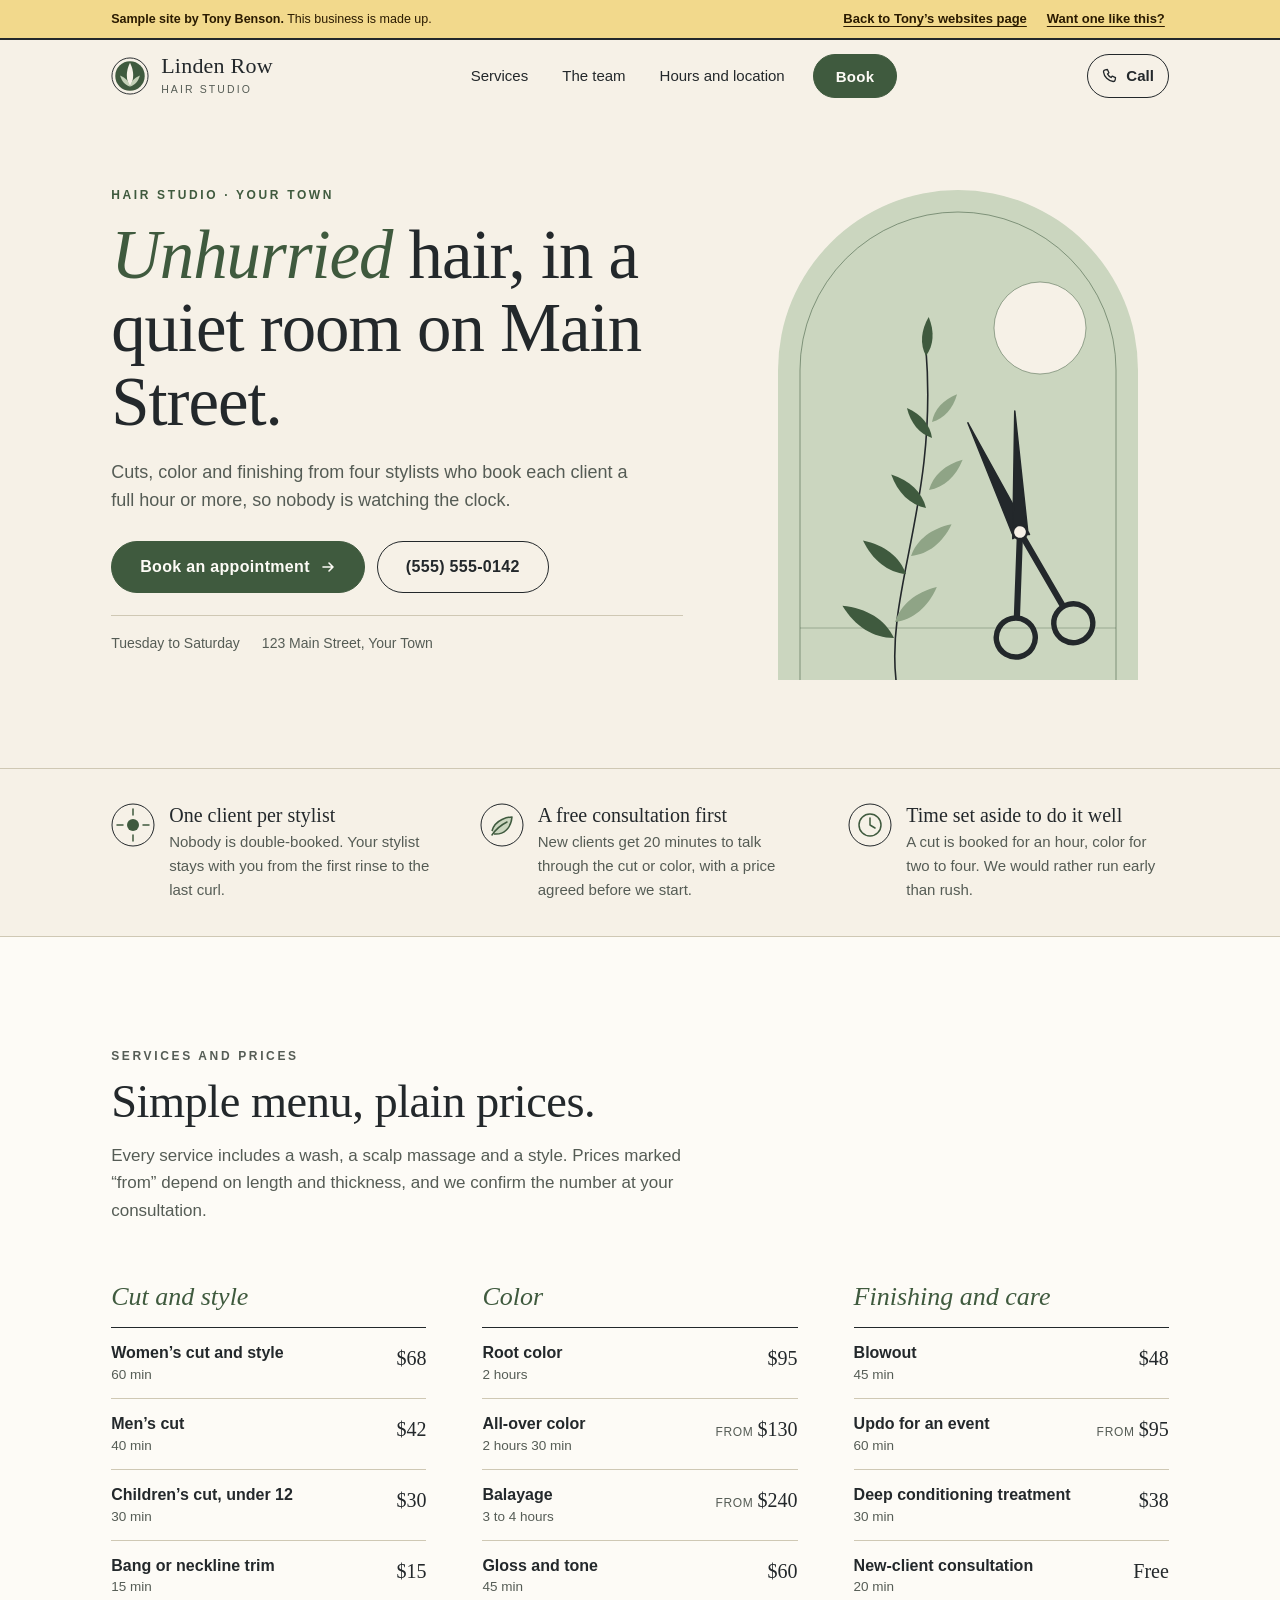
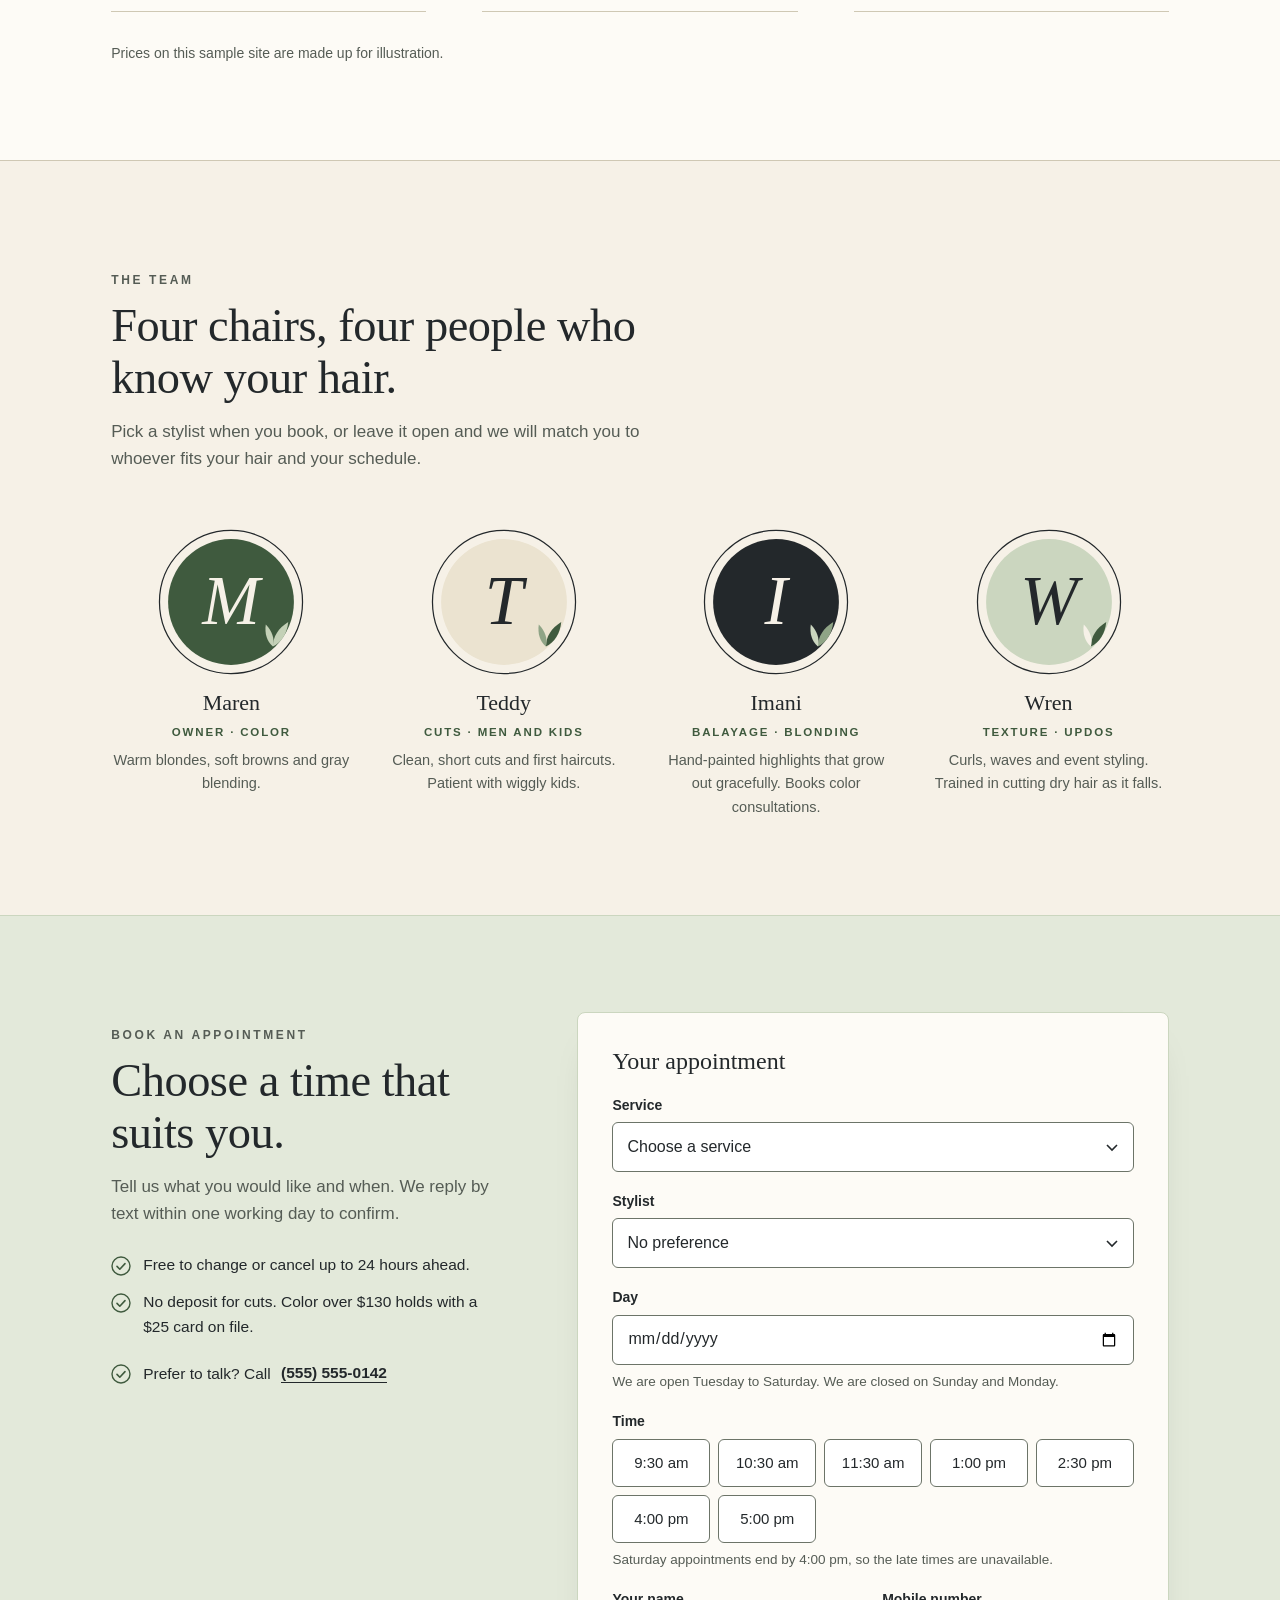
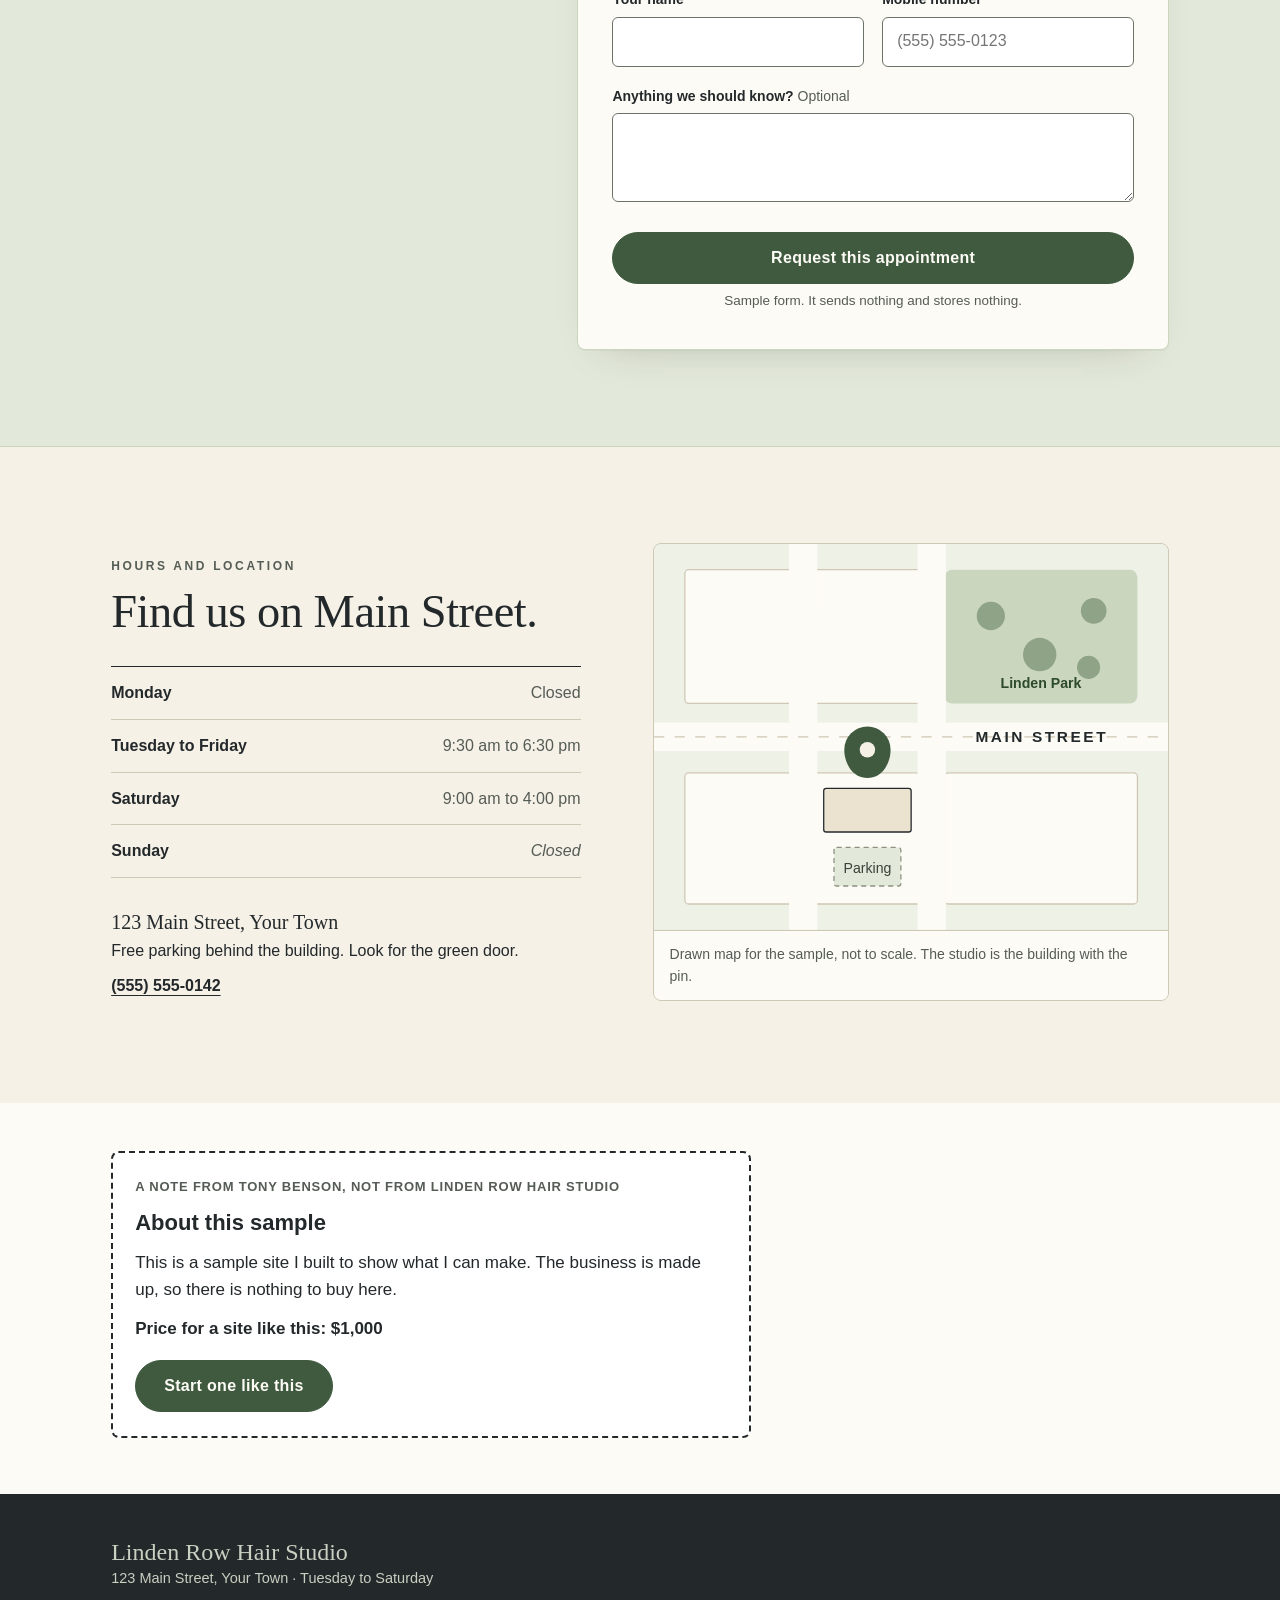
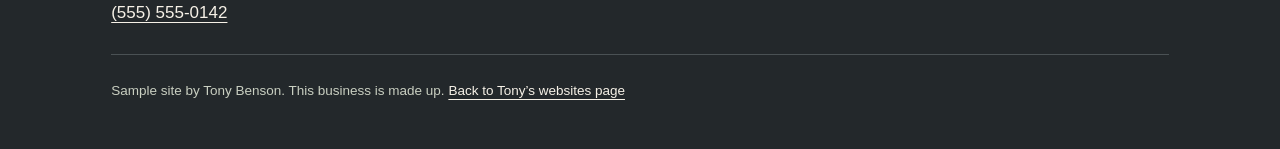
<file: samples/salon/index.html>
<!doctype html>
<html lang="en">
<head>
<meta charset="utf-8">
<meta name="viewport" content="width=device-width, initial-scale=1">
<meta name="color-scheme" content="light">
<title>Linden Row Hair Studio | Sample site</title>
<meta name="description" content="Cuts, color and finishing in a quiet four-chair studio. A sample small-business site by Tony Benson for a made-up salon.">
<link rel="icon" href="data:,">
<style>
:root{
  --cream:#F6F1E7;
  --paper:#FDFBF6;
  --cream-2:#EBE3D0;
  --sage-wash:#E3E9DA;
  --sage-light:#CBD6BF;
  --sage:#8FA486;
  --sage-deep:#3F5A3E;
  --charcoal:#23282B;
  --muted:#555C55;
  --rule:#CFC8B4;
  --field-border:#6C7468;
  --error:#A3301F;
  --on-dark:#F6F1E7;
  --on-dark-muted:#C9CFC1;
  --bar:#F2D98C;
  --serif:"Iowan Old Style","Palatino Linotype",Palatino,"Book Antiqua",Georgia,serif;
  --sans:-apple-system,BlinkMacSystemFont,"Segoe UI",Roboto,"Helvetica Neue",Arial,sans-serif;
  --gutter:max(16px,4vw);
}
*,*::before,*::after{box-sizing:border-box}
html{-webkit-text-size-adjust:100%;text-size-adjust:100%}
@media (prefers-reduced-motion:no-preference){html{scroll-behavior:smooth}}
body{margin:0;background:var(--cream);color:var(--charcoal);font-family:var(--sans);font-size:17px;line-height:1.6;-webkit-font-smoothing:antialiased}
h1,h2,h3,p,ul,dl,dd,figure{margin:0;padding:0}
ul{list-style:none}
img,svg{display:block;max-width:100%}
a{color:inherit}
:focus-visible{outline:3px solid var(--sage-deep);outline-offset:3px;border-radius:2px}
.dark :focus-visible{outline-color:var(--on-dark)}
.wrap{width:100%;max-width:1160px;margin-inline:auto;padding-inline:var(--gutter)}
.sr{position:absolute;width:1px;height:1px;overflow:hidden;clip:rect(0 0 0 0);white-space:nowrap}
section[id]{scroll-margin-top:52px}

/* ---------- Sample bar ---------- */
.samplebar{position:sticky;top:0;z-index:50;background:var(--bar);color:#2B1B00;border-bottom:2px solid var(--charcoal)}
.samplebar .wrap{display:flex;align-items:center;justify-content:space-between;gap:12px;min-height:38px}
.samplebar p{font-size:12.5px;line-height:1.3;padding:4px 0}
.samplebar strong{font-weight:800}
.samplebar a{flex:none;display:inline-flex;align-items:center;min-height:44px;margin-block:-3px;padding:0 4px;font-size:13px;font-weight:700;color:#2B1B00;text-decoration:underline;text-underline-offset:3px}
.samplebar a:focus-visible{outline-color:#2B1B00}
.samplebar .wrap{flex-wrap:wrap}
.samplebar .sb-links{display:flex;flex-wrap:wrap;align-items:center;gap:0 12px}


/* ---------- Header ---------- */
.site-head .wrap{display:flex;align-items:center;justify-content:space-between;gap:12px;min-height:72px}
.brand{display:flex;align-items:center;gap:12px;min-height:44px;text-decoration:none}
.brand svg{width:38px;height:38px;flex:none}
.brand b{display:block;font-family:var(--serif);font-weight:400;font-size:22px;line-height:1.1;letter-spacing:.01em}
.brand i{display:block;font-style:normal;font-size:10.5px;letter-spacing:.2em;text-transform:uppercase;color:var(--muted);margin-top:3px}
.nav{display:none}
.callpill{display:inline-flex;align-items:center;gap:8px;min-height:44px;padding:0 14px;border:1px solid var(--charcoal);border-radius:999px;font-size:15px;font-weight:600;text-decoration:none;white-space:nowrap}
.callpill svg{width:16px;height:16px}
@media (min-width:860px){
  .nav{display:flex;align-items:center;gap:6px}
  .nav a{display:inline-flex;align-items:center;min-height:44px;padding:0 14px;font-size:15px;text-decoration:none;color:var(--charcoal)}
  .nav a:hover{text-decoration:underline;text-underline-offset:5px;text-decoration-thickness:1px}
  .callpill{margin-left:6px}
}

/* ---------- Buttons ---------- */
.btn{display:inline-flex;align-items:center;justify-content:center;gap:10px;min-height:52px;padding:0 28px;border-radius:999px;border:1px solid var(--sage-deep);background:var(--sage-deep);color:var(--paper);font:600 16px/1 var(--sans);letter-spacing:.02em;text-decoration:none;cursor:pointer}
.btn:hover{background:#2F462E}
.btn.ghost{background:transparent;color:var(--charcoal);border-color:var(--charcoal)}
.btn.ghost:hover{background:var(--cream-2)}
.btn svg{width:16px;height:16px}

/* ---------- Hero ---------- */
.hero{padding-block:28px 56px}
.hero .wrap{display:grid;gap:36px}
.eyebrow{font-size:12px;font-weight:600;letter-spacing:.22em;text-transform:uppercase;color:var(--sage-deep)}
h1{font-family:var(--serif);font-weight:400;font-size:clamp(2.35rem,8.4vw,4.3rem);line-height:1.07;letter-spacing:-.015em;margin-top:14px}
h1 em{font-style:italic;color:var(--sage-deep)}
.lede{margin-top:18px;max-width:34rem;font-size:18px;color:var(--muted)}
.cta{display:flex;flex-wrap:wrap;gap:12px;margin-top:26px}
.hero-meta{margin-top:22px;padding-top:16px;border-top:1px solid var(--rule);display:flex;flex-wrap:wrap;gap:4px 22px;font-size:14px;color:var(--muted)}
.hero-art{max-width:300px;margin-inline:auto;width:100%}
.hero-art svg{width:100%;height:auto}
@media (min-width:860px){
  .hero{padding-block:48px 88px}
  .hero .wrap{grid-template-columns:1.15fr .85fr;align-items:center;gap:64px}
  .hero-art{max-width:420px}
}

/* ---------- Generic section ---------- */
.sec{padding-block:64px}
.sec-head{max-width:36rem}
.sec-head h2{font-family:var(--serif);font-weight:400;font-size:clamp(1.9rem,5.6vw,2.9rem);line-height:1.12;letter-spacing:-.01em;margin-top:10px}
.sec-head p{margin-top:14px;color:var(--muted)}
@media (min-width:860px){.sec{padding-block:96px}}

/* ---------- Intro facts ---------- */
.facts{border-block:1px solid var(--rule);padding-block:34px}
.facts ul{display:grid;gap:26px}
.facts li{display:grid;grid-template-columns:44px 1fr;gap:14px;align-items:start}
.facts svg{width:44px;height:44px}
.facts h2{font-family:var(--serif);font-weight:400;font-size:20px;line-height:1.25}
.facts p{font-size:15px;color:var(--muted);margin-top:2px}
@media (min-width:860px){.facts ul{grid-template-columns:repeat(3,1fr);gap:48px}}

/* ---------- Services ---------- */
.services{background:var(--paper);border-bottom:1px solid var(--rule)}
.svc-grid{display:grid;gap:44px;margin-top:40px}
.svc h3{font-family:var(--serif);font-weight:400;font-style:italic;font-size:26px;color:var(--sage-deep);padding-bottom:10px;border-bottom:1px solid var(--charcoal)}
.svc li{display:flex;justify-content:space-between;gap:16px;padding:14px 0;border-bottom:1px solid var(--rule)}
.svc .nm{font-weight:600;font-size:16px;line-height:1.35}
.svc .dur{display:block;font-size:13.5px;color:var(--muted);font-weight:400;margin-top:2px}
.svc .pr{flex:none;font-family:var(--serif);font-size:20px;white-space:nowrap;text-align:right}
.svc .pr small{font-family:var(--sans);font-size:12px;letter-spacing:.06em;text-transform:uppercase;color:var(--muted);margin-right:4px}
.fine{margin-top:30px;font-size:14px;color:var(--muted);max-width:42rem}
@media (min-width:860px){.svc-grid{grid-template-columns:repeat(3,1fr);gap:56px;margin-top:52px}}

/* ---------- Team ---------- */
.team-grid{display:grid;grid-template-columns:repeat(2,1fr);gap:36px 16px;margin-top:40px}
.person{text-align:center}
.person svg{width:min(124px,100%);height:auto;margin-inline:auto}
.person h3{font-family:var(--serif);font-weight:400;font-size:22px;margin-top:14px;line-height:1.2}
.person .role{font-size:11.5px;font-weight:600;letter-spacing:.16em;text-transform:uppercase;color:var(--sage-deep);margin-top:6px}
.person p:last-child{font-size:14.5px;color:var(--muted);margin-top:8px;max-width:15rem;margin-inline:auto}
@media (min-width:860px){.team-grid{grid-template-columns:repeat(4,1fr);gap:32px;margin-top:56px}.person svg{width:148px}}

/* ---------- Booking ---------- */
.book{background:var(--sage-wash);border-block:1px solid var(--sage-light)}
.book .wrap{display:grid;gap:36px}
.book-notes{margin-top:26px;display:grid;gap:12px}
.book-notes li{display:flex;gap:12px;align-items:flex-start;font-size:15.5px}
.book-notes a{display:inline-flex;align-items:center;min-height:44px;margin-left:6px;font-weight:600;text-underline-offset:4px}
.book-notes svg{width:20px;height:20px;flex:none;margin-top:3px}
.book-notes li.has-link{align-items:center}
.book-notes li.has-link svg{margin-top:0}
.card{background:var(--paper);border:1px solid var(--sage-light);border-radius:8px;padding:22px 18px 26px;box-shadow:0 1px 0 rgba(35,40,43,.04),0 18px 40px -26px rgba(35,40,43,.28)}
.card h3{font-family:var(--serif);font-weight:400;font-size:24px;line-height:1.2}
.row{display:grid;gap:18px;margin-top:18px}
.field{display:block;min-width:0}
.field>label,.field>legend,legend.lbl{display:block;font-size:14px;font-weight:600;margin-bottom:6px;padding:0}
.opt{font-weight:400;color:var(--muted)}
fieldset{border:0;margin:0;padding:0;min-width:0}
.ctl{width:100%;min-height:50px;padding:0 14px;border:1px solid var(--field-border);border-radius:6px;background:#fff;color:var(--charcoal);font:400 16px/1.3 var(--sans);appearance:none;-webkit-appearance:none}
select.ctl{padding-right:40px}
.sel{position:relative}
.sel svg{position:absolute;right:14px;top:50%;width:16px;height:16px;margin-top:-8px;pointer-events:none}
.ctl:focus-visible{outline:3px solid var(--sage-deep);outline-offset:1px}
.ctl[aria-invalid="true"],.chips[aria-invalid="true"] .chip span{border-color:var(--error)}
.ctl[aria-invalid="true"]{border-width:2px}
.err{display:none;margin-top:6px;font-size:14px;font-weight:600;color:var(--error)}
.err.on{display:block}
.chips{display:grid;grid-template-columns:repeat(auto-fill,minmax(96px,1fr));gap:8px}
.chip{position:relative;display:block}
.chip input{position:absolute;inset:0;width:100%;height:100%;margin:0;opacity:0;cursor:pointer}
.chip span{display:flex;align-items:center;justify-content:center;min-height:48px;padding:0 6px;border:1px solid var(--field-border);border-radius:6px;background:#fff;font-size:15px;white-space:nowrap}
.chip input:checked+span{background:var(--sage-deep);border-color:var(--sage-deep);color:var(--paper);font-weight:600}
.chip input:focus-visible+span{outline:3px solid var(--sage-deep);outline-offset:2px}
.chip input:disabled{cursor:not-allowed}
.chip input:disabled+span{background:var(--cream);color:#6B706A;border-color:var(--rule);text-decoration:line-through}
.hint{font-size:13.5px;color:var(--muted);margin-top:6px}
.formerr{display:none;margin-top:20px;padding:12px 14px;border-left:4px solid var(--error);background:#FBEDE9;color:#7A2415;font-weight:600;font-size:15px}
.formerr.on{display:block}
.submit{margin-top:22px;width:100%}
.result{display:none}
.result.on{display:block}
.result:focus-visible{outline-offset:6px}
.result .big{font-family:var(--serif);font-size:26px;line-height:1.25;color:var(--sage-deep);margin-top:6px}
.result dl{margin-top:20px;border-top:1px solid var(--rule)}
.result dl div{display:flex;justify-content:space-between;gap:16px;padding:10px 0;border-bottom:1px solid var(--rule);font-size:15px}
.result dt{color:var(--muted)}
.result dd{text-align:right;font-weight:600}
.result .btn{margin-top:22px}
@media (min-width:560px){.row.two{grid-template-columns:1fr 1fr}}
@media (min-width:860px){
  .book .wrap{grid-template-columns:.8fr 1.2fr;gap:72px;align-items:start}
  .card{padding:34px 34px 38px}
}

/* ---------- Visit ---------- */
.visit .wrap{display:grid;gap:44px}
.hours{margin-top:28px;border-top:1px solid var(--charcoal)}
.hours div{display:flex;justify-content:space-between;gap:16px;padding:13px 0;border-bottom:1px solid var(--rule);font-size:16px}
.hours dt{font-weight:600}
.hours dd{color:var(--muted);text-align:right}
.hours .closed dd{font-style:italic}
.addr{margin-top:28px;font-style:normal;font-size:16px}
.addr strong{font-family:var(--serif);font-weight:400;font-size:20px;display:block}
.addr a{display:inline-flex;align-items:center;min-height:44px;font-weight:600;text-decoration-thickness:1px;text-underline-offset:4px}
.map{border:1px solid var(--rule);border-radius:8px;overflow:hidden;background:var(--sage-wash)}
.map svg{width:100%;height:auto}
.map-cap{padding:12px 16px;font-size:14px;color:var(--muted);background:var(--paper);border-top:1px solid var(--rule)}
@media (min-width:860px){.visit .wrap{grid-template-columns:1fr 1.1fr;gap:72px;align-items:start}}

/* ---------- Note from Tony ---------- */
.tonynote{padding-block:48px 56px;background:var(--paper)}
.tn-box{border:2px dashed var(--charcoal);border-radius:8px;background:#fff;padding:24px 22px;display:grid;gap:12px;justify-items:start;max-width:640px;font-family:var(--sans)}
.tn-kicker{font-size:13px;font-weight:700;letter-spacing:.06em;text-transform:uppercase;color:var(--muted)}
.tn-box h2{font-family:var(--sans);font-size:22px;line-height:1.2;font-weight:700}
.tn-price{font-weight:700}
.tn-price:has([data-sample-price]:empty){display:none}
.tn-btn{margin-top:6px}
@media (max-width:480px){.tn-btn{width:100%}}

/* ---------- Footer ---------- */
.foot{background:var(--charcoal);color:var(--on-dark);padding-block:44px 36px}
.foot .wrap{display:grid;gap:20px}
.foot .name{font-family:var(--serif);font-size:24px;line-height:1.2}
.foot p{color:var(--on-dark-muted);font-size:14.5px}
.foot a{color:var(--on-dark);display:inline-flex;align-items:center;min-height:44px;text-underline-offset:4px}
.foot .legal{border-top:1px solid #4A5154;padding-top:14px;font-size:13.5px}
</style>
</head>
<body>

<svg width="0" height="0" style="position:absolute" aria-hidden="true" focusable="false">
  <defs>
    <path id="leaf" d="M0 0C14-22 14-50 0-78C-14-50-14-22 0 0Z"/>
  </defs>
</svg>

<div class="samplebar" role="region" aria-label="Sample site notice">
  <div class="wrap">
    <p><strong>Sample site by Tony Benson.</strong> This business is made up.</p>
    <span class="sb-links"><a href="../../websites/index.html">Back to Tony&rsquo;s websites page</a> <a href="../../websites/index.html#start-salon">Want one like this?</a></span>
  </div>
</div>

<header class="site-head">
  <div class="wrap">
    <a class="brand" href="#top" aria-label="Linden Row Hair Studio, top of page">
      <svg viewBox="0 0 40 40" aria-hidden="true">
        <circle cx="20" cy="20" r="19" fill="none" stroke="#23282B" stroke-width="1"/>
        <circle cx="20" cy="20" r="15.5" fill="#3F5A3E"/>
        <g transform="translate(20 31)">
          <use href="#leaf" fill="#F6F1E7" transform="scale(.32)"/>
          <use href="#leaf" fill="#C4D1B7" transform="rotate(-42) scale(.2)"/>
          <use href="#leaf" fill="#C4D1B7" transform="rotate(42) scale(.2)"/>
        </g>
      </svg>
      <span><b>Linden Row</b><i>Hair Studio</i></span>
    </a>
    <nav class="nav" aria-label="Main">
      <a href="#services">Services</a>
      <a href="#team">The team</a>
      <a href="#visit">Hours and location</a>
      <a class="btn" href="#book" style="min-height:44px;padding:0 22px;margin-left:8px;color:var(--paper)">Book</a>
    </nav>
    <a class="callpill" href="tel:+15555550142" aria-label="Call Linden Row Hair Studio, (555) 555-0142">
      <svg viewBox="0 0 16 16" aria-hidden="true"><path d="M3.2 1.8l2.2-.3 1.5 3.3-1.4 1.1a8 8 0 003.6 3.6l1.1-1.4 3.3 1.5-.3 2.2a2 2 0 01-2 1.7A11.3 11.3 0 011.5 3.8a2 2 0 011.7-2z" fill="none" stroke="currentColor" stroke-width="1.3" stroke-linejoin="round"/></svg>
      Call
    </a>
  </div>
</header>

<main id="top">

  <section class="hero" aria-labelledby="h1">
    <div class="wrap">
      <div>
        <p class="eyebrow">Hair studio &middot; Your Town</p>
        <h1 id="h1"><em>Unhurried</em> hair, in a quiet room on Main Street.</h1>
        <p class="lede">Cuts, color and finishing from four stylists who book each client a full hour or more, so nobody is watching the clock.</p>
        <div class="cta">
          <a class="btn" href="#book">Book an appointment
            <svg viewBox="0 0 16 16" aria-hidden="true"><path d="M3 8h10M9 4l4 4-4 4" fill="none" stroke="currentColor" stroke-width="1.6" stroke-linecap="round" stroke-linejoin="round"/></svg>
          </a>
          <a class="btn ghost" href="tel:+15555550142">(555) 555-0142</a>
        </div>
        <p class="hero-meta"><span>Tuesday to Saturday</span><span>123 Main Street, Your Town</span></p>
      </div>

      <div class="hero-art">
        <svg viewBox="0 0 420 520" role="img" aria-label="Drawing of an arched window with a leafy branch and a pair of open scissors">
          <path d="M30 520V210a180 180 0 0 1 360 0V520Z" fill="#CBD6BF"/>
          <path d="M52 520V210a158 158 0 0 1 316 0V520" fill="none" stroke="#3F5A3E" stroke-width="1" opacity=".55"/>
          <circle cx="292" cy="168" r="46" fill="#F6F1E7"/>
          <circle cx="292" cy="168" r="46" fill="none" stroke="#3F5A3E" stroke-width="1" opacity=".5"/>
          <path d="M52 468H368" stroke="#3F5A3E" stroke-width="1" opacity=".35"/>
          <path d="M148 520C138 430 190 340 178 190" fill="none" stroke="#23282B" stroke-width="1.6" stroke-linecap="round"/>
          <g fill="#3F5A3E">
            <use href="#leaf" transform="translate(146 478) rotate(-58) scale(.78)"/>
            <use href="#leaf" transform="translate(147 462) rotate(50) scale(.7)" fill="#8FA486"/>
            <use href="#leaf" transform="translate(158 414) rotate(-52) scale(.7)"/>
            <use href="#leaf" transform="translate(163 396) rotate(52) scale(.66)" fill="#8FA486"/>
            <use href="#leaf" transform="translate(178 348) rotate(-46) scale(.62)"/>
            <use href="#leaf" transform="translate(181 330) rotate(48) scale(.58)" fill="#8FA486"/>
            <use href="#leaf" transform="translate(184 278) rotate(-40) scale(.5)"/>
            <use href="#leaf" transform="translate(184 262) rotate(42) scale(.48)" fill="#8FA486"/>
            <use href="#leaf" transform="translate(178 196) rotate(4) scale(.5)"/>
          </g>
          <g transform="translate(272 372) rotate(-14) scale(.78)">
            <g fill="#23282B" stroke="#23282B" stroke-linejoin="round">
              <path d="M-31-152L-10 0 11 6Z" stroke-width="2"/>
              <path d="M0 0L30 104" fill="none" stroke-width="8" stroke-linecap="round"/>
              <circle cx="38" cy="130" r="25" fill="none" stroke-width="7"/>
            </g>
            <g fill="#23282B" stroke="#23282B" stroke-linejoin="round" transform="scale(-1 1)">
              <path d="M-31-152L-10 0 11 6Z" stroke-width="2"/>
              <path d="M0 0L30 104" fill="none" stroke-width="8" stroke-linecap="round"/>
              <circle cx="38" cy="130" r="25" fill="none" stroke-width="7"/>
            </g>
            <circle r="9" fill="#F6F1E7" stroke="#23282B" stroke-width="3"/>
          </g>
        </svg>
      </div>
    </div>
  </section>

  <section class="facts" aria-label="What to expect">
    <div class="wrap">
      <ul>
        <li>
          <svg viewBox="0 0 44 44" aria-hidden="true"><circle cx="22" cy="22" r="21" fill="none" stroke="#23282B" stroke-width="1"/><circle cx="22" cy="22" r="6" fill="#3F5A3E"/><path d="M22 6v6M22 32v6M6 22h6M32 22h6" stroke="#3F5A3E" stroke-width="1.5" stroke-linecap="round"/></svg>
          <div><h2>One client per stylist</h2><p>Nobody is double-booked. Your stylist stays with you from the first rinse to the last curl.</p></div>
        </li>
        <li>
          <svg viewBox="0 0 44 44" aria-hidden="true"><circle cx="22" cy="22" r="21" fill="none" stroke="#23282B" stroke-width="1"/><path d="M12 28c3-12 17-14 20-14-1 11-8 18-18 17" fill="#CBD6BF" stroke="#3F5A3E" stroke-width="1.5" stroke-linejoin="round"/><path d="M12 32c4-6 9-10 15-13" fill="none" stroke="#3F5A3E" stroke-width="1.5" stroke-linecap="round"/></svg>
          <div><h2>A free consultation first</h2><p>New clients get 20 minutes to talk through the cut or color, with a price agreed before we start.</p></div>
        </li>
        <li>
          <svg viewBox="0 0 44 44" aria-hidden="true"><circle cx="22" cy="22" r="21" fill="none" stroke="#23282B" stroke-width="1"/><circle cx="22" cy="22" r="11" fill="none" stroke="#3F5A3E" stroke-width="1.5"/><path d="M22 15v7l5 3" fill="none" stroke="#3F5A3E" stroke-width="1.5" stroke-linecap="round" stroke-linejoin="round"/></svg>
          <div><h2>Time set aside to do it well</h2><p>A cut is booked for an hour, color for two to four. We would rather run early than rush.</p></div>
        </li>
      </ul>
    </div>
  </section>

  <section class="sec services" id="services" aria-labelledby="h-services">
    <div class="wrap">
      <div class="sec-head">
        <p class="eyebrow">Services and prices</p>
        <h2 id="h-services">Simple menu, plain prices.</h2>
        <p>Every service includes a wash, a scalp massage and a style. Prices marked &ldquo;from&rdquo; depend on length and thickness, and we confirm the number at your consultation.</p>
      </div>

      <div class="svc-grid">
        <div class="svc">
          <h3>Cut and style</h3>
          <ul>
            <li><span class="nm">Women&rsquo;s cut and style<span class="dur">60 min</span></span><span class="pr">$68</span></li>
            <li><span class="nm">Men&rsquo;s cut<span class="dur">40 min</span></span><span class="pr">$42</span></li>
            <li><span class="nm">Children&rsquo;s cut, under 12<span class="dur">30 min</span></span><span class="pr">$30</span></li>
            <li><span class="nm">Bang or neckline trim<span class="dur">15 min</span></span><span class="pr">$15</span></li>
          </ul>
        </div>
        <div class="svc">
          <h3>Color</h3>
          <ul>
            <li><span class="nm">Root color<span class="dur">2 hours</span></span><span class="pr">$95</span></li>
            <li><span class="nm">All-over color<span class="dur">2 hours 30 min</span></span><span class="pr"><small>from</small>$130</span></li>
            <li><span class="nm">Balayage<span class="dur">3 to 4 hours</span></span><span class="pr"><small>from</small>$240</span></li>
            <li><span class="nm">Gloss and tone<span class="dur">45 min</span></span><span class="pr">$60</span></li>
          </ul>
        </div>
        <div class="svc">
          <h3>Finishing and care</h3>
          <ul>
            <li><span class="nm">Blowout<span class="dur">45 min</span></span><span class="pr">$48</span></li>
            <li><span class="nm">Updo for an event<span class="dur">60 min</span></span><span class="pr"><small>from</small>$95</span></li>
            <li><span class="nm">Deep conditioning treatment<span class="dur">30 min</span></span><span class="pr">$38</span></li>
            <li><span class="nm">New-client consultation<span class="dur">20 min</span></span><span class="pr">Free</span></li>
          </ul>
        </div>
      </div>
      <p class="fine">Prices on this sample site are made up for illustration.</p>
    </div>
  </section>

  <section class="sec" id="team" aria-labelledby="h-team">
    <div class="wrap">
      <div class="sec-head">
        <p class="eyebrow">The team</p>
        <h2 id="h-team">Four chairs, four people who know your hair.</h2>
        <p>Pick a stylist when you book, or leave it open and we will match you to whoever fits your hair and your schedule.</p>
      </div>

      <ul class="team-grid">
        <li class="person">
          <svg viewBox="0 0 120 120" aria-hidden="true">
            <circle cx="60" cy="60" r="58" fill="none" stroke="#23282B" stroke-width="1"/>
            <circle cx="60" cy="60" r="51" fill="#3F5A3E"/>
            <text x="60" y="78" text-anchor="middle" font-family="'Iowan Old Style','Palatino Linotype',Palatino,Georgia,serif" font-size="56" font-style="italic" fill="#F6F1E7">M</text>
            <g transform="translate(94 96)"><use href="#leaf" fill="#C4D1B7" transform="rotate(32) scale(.3)"/><use href="#leaf" fill="#C4D1B7" transform="rotate(-18) scale(.24)"/></g>
          </svg>
          <h3>Maren</h3>
          <p class="role">Owner &middot; Color</p>
          <p>Warm blondes, soft browns and gray blending.</p>
        </li>
        <li class="person">
          <svg viewBox="0 0 120 120" aria-hidden="true">
            <circle cx="60" cy="60" r="58" fill="none" stroke="#23282B" stroke-width="1"/>
            <circle cx="60" cy="60" r="51" fill="#EBE3D0"/>
            <text x="60" y="78" text-anchor="middle" font-family="'Iowan Old Style','Palatino Linotype',Palatino,Georgia,serif" font-size="56" font-style="italic" fill="#23282B">T</text>
            <g transform="translate(94 96)"><use href="#leaf" fill="#3F5A3E" transform="rotate(32) scale(.3)"/><use href="#leaf" fill="#8FA486" transform="rotate(-18) scale(.24)"/></g>
          </svg>
          <h3>Teddy</h3>
          <p class="role">Cuts &middot; Men and kids</p>
          <p>Clean, short cuts and first haircuts. Patient with wiggly kids.</p>
        </li>
        <li class="person">
          <svg viewBox="0 0 120 120" aria-hidden="true">
            <circle cx="60" cy="60" r="58" fill="none" stroke="#23282B" stroke-width="1"/>
            <circle cx="60" cy="60" r="51" fill="#23282B"/>
            <text x="60" y="78" text-anchor="middle" font-family="'Iowan Old Style','Palatino Linotype',Palatino,Georgia,serif" font-size="56" font-style="italic" fill="#F6F1E7">I</text>
            <g transform="translate(94 96)"><use href="#leaf" fill="#8FA486" transform="rotate(32) scale(.3)"/><use href="#leaf" fill="#CBD6BF" transform="rotate(-18) scale(.24)"/></g>
          </svg>
          <h3>Imani</h3>
          <p class="role">Balayage &middot; Blonding</p>
          <p>Hand-painted highlights that grow out gracefully. Books color consultations.</p>
        </li>
        <li class="person">
          <svg viewBox="0 0 120 120" aria-hidden="true">
            <circle cx="60" cy="60" r="58" fill="none" stroke="#23282B" stroke-width="1"/>
            <circle cx="60" cy="60" r="51" fill="#CBD6BF"/>
            <text x="60" y="78" text-anchor="middle" font-family="'Iowan Old Style','Palatino Linotype',Palatino,Georgia,serif" font-size="56" font-style="italic" fill="#23282B">W</text>
            <g transform="translate(94 96)"><use href="#leaf" fill="#3F5A3E" transform="rotate(32) scale(.3)"/><use href="#leaf" fill="#F6F1E7" transform="rotate(-18) scale(.24)"/></g>
          </svg>
          <h3>Wren</h3>
          <p class="role">Texture &middot; Updos</p>
          <p>Curls, waves and event styling. Trained in cutting dry hair as it falls.</p>
        </li>
      </ul>
    </div>
  </section>

  <section class="sec book" id="book" aria-labelledby="h-book">
    <div class="wrap">
      <div>
        <div class="sec-head">
          <p class="eyebrow">Book an appointment</p>
          <h2 id="h-book">Choose a time that suits you.</h2>
          <p>Tell us what you would like and when. We reply by text within one working day to confirm.</p>
        </div>
        <ul class="book-notes">
          <li><svg viewBox="0 0 20 20" aria-hidden="true"><circle cx="10" cy="10" r="9" fill="none" stroke="#3F5A3E" stroke-width="1.4"/><path d="M6 10.4l2.8 2.8L14 7.6" fill="none" stroke="#3F5A3E" stroke-width="1.6" stroke-linecap="round" stroke-linejoin="round"/></svg><span>Free to change or cancel up to 24 hours ahead.</span></li>
          <li><svg viewBox="0 0 20 20" aria-hidden="true"><circle cx="10" cy="10" r="9" fill="none" stroke="#3F5A3E" stroke-width="1.4"/><path d="M6 10.4l2.8 2.8L14 7.6" fill="none" stroke="#3F5A3E" stroke-width="1.6" stroke-linecap="round" stroke-linejoin="round"/></svg><span>No deposit for cuts. Color over $130 holds with a $25 card on file.</span></li>
          <li class="has-link"><svg viewBox="0 0 20 20" aria-hidden="true"><circle cx="10" cy="10" r="9" fill="none" stroke="#3F5A3E" stroke-width="1.4"/><path d="M6 10.4l2.8 2.8L14 7.6" fill="none" stroke="#3F5A3E" stroke-width="1.6" stroke-linecap="round" stroke-linejoin="round"/></svg><span>Prefer to talk? Call <a href="tel:+15555550142">(555) 555-0142</a></span></li>
        </ul>
      </div>

      <div class="card">
        <form id="book-form" novalidate aria-labelledby="form-title">
          <h3 id="form-title">Your appointment</h3>

          <div class="row">
            <div class="field">
              <label for="f-service">Service</label>
              <div class="sel"><select class="ctl" id="f-service" name="service" required aria-describedby="e-service">
                <option value="">Choose a service</option>
                <optgroup label="Cut and style">
                  <option>Women&rsquo;s cut and style, $68</option>
                  <option>Men&rsquo;s cut, $42</option>
                  <option>Children&rsquo;s cut, $30</option>
                  <option>Bang or neckline trim, $15</option>
                </optgroup>
                <optgroup label="Color">
                  <option>Root color, $95</option>
                  <option>All-over color, from $130</option>
                  <option>Balayage, from $240</option>
                  <option>Gloss and tone, $60</option>
                </optgroup>
                <optgroup label="Finishing and care">
                  <option>Blowout, $48</option>
                  <option>Updo for an event, from $95</option>
                  <option>Deep conditioning, $38</option>
                  <option>New-client consultation, free</option>
                </optgroup>
              </select><svg viewBox="0 0 16 16" aria-hidden="true"><path d="M3 6l5 5 5-5" fill="none" stroke="#23282B" stroke-width="1.6"/></svg></div>
              <p class="err" id="e-service" aria-live="polite"></p>
            </div>

            <div class="field">
              <label for="f-stylist">Stylist</label>
              <div class="sel"><select class="ctl" id="f-stylist" name="stylist" aria-describedby="e-stylist">
                <option value="No preference">No preference</option>
                <option>Maren</option>
                <option>Teddy</option>
                <option>Imani</option>
                <option>Wren</option>
              </select><svg viewBox="0 0 16 16" aria-hidden="true"><path d="M3 6l5 5 5-5" fill="none" stroke="#23282B" stroke-width="1.6"/></svg></div>
              <p class="err" id="e-stylist" aria-live="polite"></p>
            </div>

            <div class="field">
              <label for="f-day">Day</label>
              <input class="ctl" type="date" id="f-day" name="day" required aria-describedby="h-day e-day">
              <p class="hint" id="h-day">We are open Tuesday to Saturday. We are closed on Sunday and Monday.</p>
              <p class="err" id="e-day" aria-live="polite"></p>
            </div>

            <fieldset class="field" aria-describedby="e-time">
              <legend class="lbl">Time</legend>
              <div class="chips" id="f-time" role="radiogroup" aria-label="Appointment time">
                <label class="chip"><input type="radio" name="time" value="9:30 am"><span>9:30 am</span></label>
                <label class="chip"><input type="radio" name="time" value="10:30 am"><span>10:30 am</span></label>
                <label class="chip"><input type="radio" name="time" value="11:30 am"><span>11:30 am</span></label>
                <label class="chip"><input type="radio" name="time" value="1:00 pm"><span>1:00 pm</span></label>
                <label class="chip"><input type="radio" name="time" value="2:30 pm"><span>2:30 pm</span></label>
                <label class="chip"><input type="radio" name="time" value="4:00 pm" data-late><span>4:00 pm</span></label>
                <label class="chip"><input type="radio" name="time" value="5:00 pm" data-late><span>5:00 pm</span></label>
              </div>
              <p class="hint" id="h-time">Saturday appointments end by 4:00 pm, so the late times are unavailable.</p>
              <p class="err" id="e-time" aria-live="polite"></p>
            </fieldset>

            <div class="row two" style="margin-top:0">
              <div class="field">
                <label for="f-name">Your name</label>
                <input class="ctl" type="text" id="f-name" name="name" autocomplete="name" required aria-describedby="e-name">
                <p class="err" id="e-name" aria-live="polite"></p>
              </div>
              <div class="field">
                <label for="f-phone">Mobile number</label>
                <input class="ctl" type="tel" id="f-phone" name="phone" autocomplete="tel" inputmode="tel" placeholder="(555) 555-0123" required aria-describedby="e-phone">
                <p class="err" id="e-phone" aria-live="polite"></p>
              </div>
            </div>

            <div class="field">
              <label for="f-notes">Anything we should know? <span class="opt">Optional</span></label>
              <textarea class="ctl" id="f-notes" name="notes" rows="3" style="padding:12px 14px;resize:vertical"></textarea>
            </div>
          </div>

          <p class="formerr" id="form-error" role="alert"></p>
          <button class="btn submit" type="submit">Request this appointment</button>
          <p class="hint" style="text-align:center">Sample form. It sends nothing and stores nothing.</p>
        </form>

        <div class="result" id="result" role="status" tabindex="-1" aria-live="polite">
          <p class="eyebrow">Request received</p>
          <p class="big">This is a sample, so nothing was sent.</p>
          <p class="hint" style="font-size:15px;margin-top:10px">On a real site, this is where the studio would get your request and text you back. Here is what you entered.</p>
          <dl id="result-list"></dl>
          <button class="btn ghost" type="button" id="again">Start over</button>
        </div>
      </div>
    </div>
  </section>

  <section class="sec visit" id="visit" aria-labelledby="h-visit">
    <div class="wrap">
      <div>
        <div class="sec-head">
          <p class="eyebrow">Hours and location</p>
          <h2 id="h-visit">Find us on Main Street.</h2>
        </div>
        <dl class="hours">
          <div><dt>Monday</dt><dd>Closed</dd></div>
          <div><dt>Tuesday to Friday</dt><dd>9:30 am to 6:30 pm</dd></div>
          <div><dt>Saturday</dt><dd>9:00 am to 4:00 pm</dd></div>
          <div class="closed"><dt>Sunday</dt><dd>Closed</dd></div>
        </dl>
        <address class="addr">
          <strong>123 Main Street, Your Town</strong>
          Free parking behind the building. Look for the green door.<br>
          <a href="tel:+15555550142">(555) 555-0142</a>
        </address>
      </div>

      <figure class="map">
        <svg viewBox="0 0 400 300" role="img" aria-label="Simple drawn map: the studio is on Main Street, one block from the park, with parking behind the building">
          <rect width="400" height="300" fill="#EEF1E6"/>
          <rect x="226" y="20" width="150" height="104" rx="6" fill="#CBD6BF"/>
          <g fill="#8FA486"><circle cx="262" cy="56" r="11"/><circle cx="300" cy="86" r="13"/><circle cx="342" cy="52" r="10"/><circle cx="338" cy="96" r="9"/></g>
          <g fill="#FDFBF6" stroke="#CFC8B4" stroke-width="1">
            <rect x="24" y="20" width="84" height="104" rx="3"/>
            <rect x="124" y="20" width="84" height="104" rx="3"/>
            <rect x="24" y="178" width="84" height="102" rx="3"/>
            <rect x="124" y="178" width="84" height="102" rx="3"/>
            <rect x="226" y="178" width="150" height="102" rx="3"/>
          </g>
          <path d="M0 150H400M216 0V300M116 0V300" stroke="#FDFBF6" stroke-width="22" fill="none"/>
          <path d="M0 150H400" stroke="#CFC8B4" stroke-width="1" stroke-dasharray="8 8" fill="none"/>
          <rect x="132" y="190" width="68" height="34" rx="2" fill="#EBE3D0" stroke="#23282B" stroke-width="1"/>
          <rect x="140" y="236" width="52" height="30" rx="2" fill="#E3E9DA" stroke="#8C927F" stroke-width="1" stroke-dasharray="4 3"/>
          <text x="166" y="256" text-anchor="middle" font-family="-apple-system,'Segoe UI',Roboto,Arial,sans-serif" font-size="11" fill="#3A4139">Parking</text>
          <text x="250" y="154" font-family="-apple-system,'Segoe UI',Roboto,Arial,sans-serif" font-size="12" font-weight="600" letter-spacing="2" fill="#23282B">MAIN STREET</text>
          <text x="301" y="112" text-anchor="middle" font-family="-apple-system,'Segoe UI',Roboto,Arial,sans-serif" font-size="11" fill="#2E4A2D" font-weight="600">Linden Park</text>
          <g transform="translate(166 190)">
            <path d="M0-4C-12-4-18-16-18-26a18 18 0 0 1 36 0C18-16 12-4 0-4Z" fill="#3F5A3E" transform="translate(0 -4)"/>
            <circle cy="-30" r="6" fill="#F6F1E7"/>
          </g>
        </svg>
        <figcaption class="map-cap">Drawn map for the sample, not to scale. The studio is the building with the pin.</figcaption>
      </figure>
    </div>
  </section>

</main>

<section class="tonynote" aria-labelledby="tn-h">
  <div class="wrap">
    <div class="tn-box">
      <p class="tn-kicker">A note from Tony Benson, not from Linden Row Hair Studio</p>
      <h2 id="tn-h">About this sample</h2>
      <p>This is a sample site I built to show what I can make. The business is made up, so there is nothing to buy here.</p>
      <p class="tn-price">Price for a site like this: <strong data-sample-price>$1,000</strong></p>
      <a class="btn tn-btn" href="../../websites/index.html#start-salon">Start one like this</a>
    </div>
  </div>
</section>

<footer class="foot dark">
  <div class="wrap">
    <div>
      <p class="name">Linden Row Hair Studio</p>
      <p>123 Main Street, Your Town &middot; Tuesday to Saturday</p>
      <a href="tel:+15555550142">(555) 555-0142</a>
    </div>
    <p class="legal">Sample site by Tony Benson. This business is made up. <a href="../../websites/index.html">Back to Tony&rsquo;s websites page</a></p>
  </div>
</footer>

<script>
(function () {
  var form = document.getElementById('book-form');
  var result = document.getElementById('result');
  var list = document.getElementById('result-list');
  var summary = document.getElementById('form-error');
  var dayEl = document.getElementById('f-day');
  var DAYS = ['Sunday', 'Monday', 'Tuesday', 'Wednesday', 'Thursday', 'Friday', 'Saturday'];
  var MONTHS = ['January', 'February', 'March', 'April', 'May', 'June', 'July', 'August', 'September', 'October', 'November', 'December'];

  function pad(n) { return (n < 10 ? '0' : '') + n; }
  var now = new Date();
  var today = new Date(now.getFullYear(), now.getMonth(), now.getDate());
  dayEl.min = today.getFullYear() + '-' + pad(today.getMonth() + 1) + '-' + pad(today.getDate());

  function parseDay(v) {
    var m = /^(\d{4})-(\d{2})-(\d{2})$/.exec(v || '');
    if (!m) return null;
    var d = new Date(+m[1], +m[2] - 1, +m[3]);
    return d.getMonth() === +m[2] - 1 ? d : null;
  }
  function field(id) { return document.getElementById('f-' + id); }
  function showError(key, msg) {
    var p = document.getElementById('e-' + key);
    var ctl = key === 'time' ? document.getElementById('f-time') : field(key);
    if (!p || !ctl) return;
    p.textContent = msg || '';
    p.classList.toggle('on', !!msg);
    if (msg) ctl.setAttribute('aria-invalid', 'true'); else ctl.removeAttribute('aria-invalid');
  }
  function chosenTime() {
    var r = form.querySelector('input[name="time"]:checked');
    return r ? r.value : '';
  }

  /* Hours as stated on the page: Sunday and Monday closed, Saturday ends at 4:00 pm. */
  function isClosed(d) { return !!d && (d.getDay() === 0 || d.getDay() === 1); }
  function syncTimes() {
    var d = parseDay(dayEl.value);
    var closed = isClosed(d);
    var sat = d && d.getDay() === 6;
    var all = form.querySelectorAll('input[name="time"]');
    for (var i = 0; i < all.length; i++) {
      var off = closed || (sat && all[i].hasAttribute('data-late'));
      all[i].disabled = !!off;
      if (off && all[i].checked) all[i].checked = false;
    }
    document.getElementById('h-time').textContent = closed
      ? 'No times are offered on a closed day. Choose Tuesday to Saturday.'
      : 'Saturday appointments end by 4:00 pm, so the late times are unavailable.';
  }

  var checks = {
    service: function () { return field('service').value ? '' : 'Choose a service.'; },
    day: function () {
      var v = dayEl.value;
      if (!v) return 'Choose a day.';
      var d = parseDay(v);
      if (!d) return 'Enter a real date.';
      if (d < today) return 'Choose today or a later day.';
      if (isClosed(d)) return 'We are closed on Sundays and Mondays. Please choose Tuesday to Saturday.';
      return '';
    },
    time: function () { return (chosenTime() || isClosed(parseDay(dayEl.value))) ? '' : 'Choose a time.'; },
    name: function () { return field('name').value.replace(/\s+/g, '').length >= 2 ? '' : 'Enter your name.'; },
    phone: function () {
      var digits = field('phone').value.replace(/\D/g, '');
      if (!digits) return 'Enter a mobile number so we can confirm.';
      if (digits.length < 10 || digits.length > 11) return 'Enter the number with area code, like (555) 555-0123.';
      return '';
    }
  };
  var order = ['service', 'day', 'time', 'name', 'phone'];

  function runAll() {
    var bad = [];
    order.forEach(function (k) {
      var msg = checks[k]();
      showError(k, msg);
      if (msg) bad.push(k);
    });
    return bad;
  }

  form.addEventListener('submit', function (e) {
    e.preventDefault();
    var bad = runAll();
    if (bad.length) {
      summary.textContent = bad.length === 1 ? 'One thing needs a look before we can continue.' : bad.length + ' things need a look before we can continue.';
      summary.classList.add('on');
      var first = bad[0] === 'time' ? form.querySelector('input[name="time"]:not(:disabled)') : field(bad[0]);
      if (first) first.focus();
      return;
    }
    summary.classList.remove('on');
    summary.textContent = '';

    var d = parseDay(dayEl.value);
    var when = DAYS[d.getDay()] + ', ' + MONTHS[d.getMonth()] + ' ' + d.getDate() + ' at ' + chosenTime().replace(' ', '\u00a0');
    var rows = [
      ['Service', field('service').value],
      ['Stylist', field('stylist').value],
      ['When', when],
      ['Name', field('name').value.trim()],
      ['Mobile', field('phone').value.trim()]
    ];
    list.textContent = '';
    rows.forEach(function (r) {
      var wrap = document.createElement('div');
      var dt = document.createElement('dt');
      var dd = document.createElement('dd');
      dt.textContent = r[0];
      dd.textContent = r[1];
      wrap.appendChild(dt);
      wrap.appendChild(dd);
      list.appendChild(wrap);
    });
    form.hidden = true;
    result.classList.add('on');
    result.focus();
  });

  /* Clear a message as soon as the person fixes the field. */
  ['service', 'name', 'phone'].forEach(function (k) {
    var el = field(k);
    el.addEventListener('input', function () { if (!checks[k]()) showError(k, ''); });
    el.addEventListener('change', function () { if (!checks[k]()) showError(k, ''); });
  });
  dayEl.addEventListener('change', function () {
    syncTimes();
    showError('day', dayEl.value ? checks.day() : '');
    if (isClosed(parseDay(dayEl.value))) showError('time', '');
    if (!checks.day()) showError('day', '');
    if (chosenTime()) showError('time', '');
  });
  dayEl.addEventListener('blur', function () { if (dayEl.value) showError('day', checks.day()); });
  form.addEventListener('change', function (e) {
    if (e.target.name === 'time') showError('time', '');
  });

  document.getElementById('again').addEventListener('click', function () {
    form.reset();
    syncTimes();
    order.forEach(function (k) { showError(k, ''); });
    result.classList.remove('on');
    form.hidden = false;
    field('service').focus();
  });
})();
</script>
</body>
</html>
</file>
<file: assets/css/site.css>
/* Tony Benson, Radfire Labs. One page, system fonts, no outside requests. */

/* ---------- Tokens ---------- */
:root {
  color-scheme: light;
  --bg: #fbfaf7;
  --bg-alt: #f3f1ec;
  --surface: #ffffff;
  --text: #17181c;
  --text-muted: #555a62;
  --border: #e3e0d8;
  --border-strong: #cfcac0;
  --accent: #b2431c;
  --accent-hover: #963615;
  --accent-text: #ffffff;
  --accent-tint: #f8e8e0;
  --accent-ink: #9a3714;
  --glow: rgba(178, 67, 28, 0.13);
  --glow-2: rgba(31, 95, 191, 0.07);
  --thumb-bg: #e9e6df;
  --thumb-line: #d6d1c7;
  --focus: #1f5fbf;
  --shadow: 0 1px 2px rgba(28, 24, 18, 0.05), 0 6px 20px -8px rgba(28, 24, 18, 0.12);
  --shadow-hover: 0 2px 4px rgba(28, 24, 18, 0.06), 0 14px 32px -12px rgba(28, 24, 18, 0.2);
  --shadow-frame: 0 1px 2px rgba(28, 24, 18, 0.06), 0 24px 60px -24px rgba(28, 24, 18, 0.35);
  --play-bg: rgba(255, 255, 255, 0.94);
  --play-fg: #b2431c;
  --frame-bar: #f1eee8;
  --frame-dot: #d3cec4;
  --phone-body: #1b1c20;
  --phone-edge: #4a4d57;
  --phone-rim: rgba(255, 255, 255, 0.16);
  --stage-bg: linear-gradient(145deg, #f6ece6 0%, #f1efea 55%, #ebeef3 100%);
  --ph-side: #f3f1ec;
  --ph-soft: #e6e2da;
  --ph-ink: #c9c3b8;
  --ph-card: #faf9f6;
  --ph-row: #f1eee8;
  --scrim: rgba(14, 15, 18, 0.95);
  --panel-bg: #18191e;
  --panel-text: #f4f2ee;
  --panel-muted: #b3afa7;
  --panel-border: #2d2f36;
  --panel-chip: #26282e;
  --panel-accent: #f39a6b;
  --canvas-dot: rgba(23, 24, 28, 0.075);

  --font-sans: system-ui, -apple-system, "Segoe UI", Roboto, "Helvetica Neue", Arial, sans-serif;
  --radius: 14px;
  --radius-sm: 10px;
  --gutter: 16px;
  --max: 76rem;
  --narrow: 46rem;
  --section-y: clamp(4rem, 2.75rem + 5vw, 7.5rem);

  --step--1: 0.875rem;
  --step-0: 1.0625rem;
  --step-1: 1.1875rem;
  --step-2: clamp(1.25rem, 1.15rem + 0.5vw, 1.5rem);
  --step-3: clamp(1.875rem, 1.5rem + 1.5vw, 2.75rem);
  --step-4: clamp(2.25rem, 1.6rem + 3.2vw, 4.5rem);
  --step-5: clamp(2.375rem, 1.7rem + 2.9vw, 4.125rem);
}

@media (prefers-color-scheme: dark) {
  :root:not([data-theme="light"]) {
    color-scheme: dark;
    --bg: #111317;
    --bg-alt: #161920;
    --surface: #1b1e25;
    --text: #eef0f3;
    --text-muted: #a7acb6;
    --border: #2a2e37;
    --border-strong: #3b404a;
    --accent: #f0905e;
    --accent-hover: #f6a67c;
    --accent-text: #1a1009;
    --accent-tint: #3a2418;
    --accent-ink: #f4a274;
    --glow: rgba(240, 144, 94, 0.16);
    --glow-2: rgba(138, 180, 255, 0.08);
    --thumb-bg: #23272e;
    --thumb-line: #323741;
    --focus: #8ab4ff;
    --shadow: 0 1px 2px rgba(0, 0, 0, 0.3), 0 8px 24px -10px rgba(0, 0, 0, 0.5);
    --shadow-hover: 0 2px 4px rgba(0, 0, 0, 0.35), 0 16px 36px -12px rgba(0, 0, 0, 0.6);
    --shadow-frame: 0 1px 2px rgba(0, 0, 0, 0.4), 0 28px 70px -24px rgba(0, 0, 0, 0.8);
    --play-bg: rgba(18, 20, 24, 0.9);
    --play-fg: #f0905e;
    --frame-bar: #252931;
    --frame-dot: #3d424c;
    --phone-body: #0d0e12;
    --phone-edge: #4b4f5a;
    --phone-rim: rgba(255, 255, 255, 0.26);
    --stage-bg: linear-gradient(145deg, #2a1d17 0%, #1a1d23 55%, #171c26 100%);
    --ph-side: #20242b;
    --ph-soft: #2d323b;
    --ph-ink: #3b414b;
    --ph-card: #22262d;
    --ph-row: #262a32;
    --scrim: rgba(5, 6, 8, 0.9);
    --panel-bg: #1d2129;
    --panel-text: #eef0f3;
    --panel-muted: #a7acb6;
    --panel-border: #343a46;
    --panel-chip: #272c35;
    --panel-accent: #f0905e;
    --canvas-dot: rgba(255, 255, 255, 0.055);
  }
}

:root[data-theme="dark"] {
  color-scheme: dark;
  --bg: #111317;
  --bg-alt: #161920;
  --surface: #1b1e25;
  --text: #eef0f3;
  --text-muted: #a7acb6;
  --border: #2a2e37;
  --border-strong: #3b404a;
  --accent: #f0905e;
  --accent-hover: #f6a67c;
  --accent-text: #1a1009;
  --accent-tint: #3a2418;
  --accent-ink: #f4a274;
  --glow: rgba(240, 144, 94, 0.16);
  --glow-2: rgba(138, 180, 255, 0.08);
  --thumb-bg: #23272e;
  --thumb-line: #323741;
  --focus: #8ab4ff;
  --shadow: 0 1px 2px rgba(0, 0, 0, 0.3), 0 8px 24px -10px rgba(0, 0, 0, 0.5);
  --shadow-hover: 0 2px 4px rgba(0, 0, 0, 0.35), 0 16px 36px -12px rgba(0, 0, 0, 0.6);
  --shadow-frame: 0 1px 2px rgba(0, 0, 0, 0.4), 0 28px 70px -24px rgba(0, 0, 0, 0.8);
  --play-bg: rgba(18, 20, 24, 0.9);
  --play-fg: #f0905e;
  --frame-bar: #252931;
  --frame-dot: #3d424c;
  --phone-body: #0d0e12;
  --phone-edge: #4b4f5a;
  --phone-rim: rgba(255, 255, 255, 0.26);
  --stage-bg: linear-gradient(145deg, #2a1d17 0%, #1a1d23 55%, #171c26 100%);
  --ph-side: #20242b;
  --ph-soft: #2d323b;
  --ph-ink: #3b414b;
  --ph-card: #22262d;
  --ph-row: #262a32;
  --scrim: rgba(5, 6, 8, 0.9);
  --panel-bg: #1d2129;
  --panel-text: #eef0f3;
  --panel-muted: #a7acb6;
  --panel-border: #343a46;
  --panel-chip: #272c35;
  --panel-accent: #f0905e;
  --canvas-dot: rgba(255, 255, 255, 0.055);
}

/* ---------- Base ---------- */
*,
*::before,
*::after { box-sizing: border-box; }

html {
  -webkit-text-size-adjust: 100%;
  text-size-adjust: 100%;
}

@media (prefers-reduced-motion: no-preference) {
  html { scroll-behavior: smooth; }
}

body {
  margin: 0;
  background: var(--bg);
  color: var(--text);
  font-family: var(--font-sans);
  font-size: var(--step-0);
  line-height: 1.6;
  -webkit-font-smoothing: antialiased;
  overflow-wrap: break-word;
  overflow-x: clip;
}

h1, h2, h3, h4, p, ul, ol, dl, dd, figure { margin: 0; }
ul[role="list"], ol[role="list"] { list-style: none; padding: 0; }

img, svg, video { display: block; max-width: 100%; }
img, video { height: auto; }

a { color: var(--accent-ink); text-underline-offset: 0.18em; text-decoration-thickness: 1px; }
a:hover { text-decoration-thickness: 2px; }

:focus-visible {
  outline: 3px solid var(--focus);
  outline-offset: 3px;
  border-radius: 6px;
}

[id] { scroll-margin-top: 80px; }
[hidden] { display: none !important; }

.container {
  width: 100%;
  max-width: calc(var(--max) + 2 * var(--gutter));
  margin-inline: auto;
  padding-inline: var(--gutter);
}
.container.narrow > * { max-width: var(--narrow); }

@media (min-width: 768px) { :root { --gutter: 32px; } }
@media (min-width: 1100px) { :root { --gutter: 40px; } }

.skip-link {
  position: absolute;
  left: 1rem;
  top: -4rem;
  z-index: 60;
  padding: 0.6rem 1rem;
  background: var(--surface);
  color: var(--text);
  border: 1px solid var(--border-strong);
  border-radius: var(--radius-sm);
  text-decoration: none;
}
.skip-link:focus { top: 1rem; }

.visually-hidden {
  position: absolute !important;
  width: 1px;
  height: 1px;
  margin: -1px;
  padding: 0;
  overflow: hidden;
  clip: rect(0 0 0 0);
  white-space: nowrap;
  border: 0;
}

/* ---------- Header ---------- */
.site-header {
  position: sticky;
  top: 0;
  z-index: 40;
  border-bottom: 1px solid var(--border);
  background: color-mix(in srgb, var(--bg) 86%, transparent);
  -webkit-backdrop-filter: saturate(1.4) blur(12px);
  backdrop-filter: saturate(1.4) blur(12px);
}
.header-inner {
  display: flex;
  align-items: center;
  gap: 1rem;
  min-height: 64px;
}

.brand {
  display: inline-flex;
  align-items: center;
  gap: 0.6rem;
  color: var(--text);
  text-decoration: none;
  font-weight: 700;
  letter-spacing: -0.01em;
}
.brand-mark {
  display: inline-grid;
  place-items: center;
  width: 32px;
  height: 32px;
  border-radius: 9px;
  background: var(--accent);
  color: var(--accent-text);
  font-size: 0.8125rem;
  font-weight: 800;
  letter-spacing: 0.02em;
}

.site-nav { margin-left: auto; display: none; }
.site-nav ul { display: flex; gap: 0.15rem; list-style: none; padding: 0; }
.site-nav a {
  display: block;
  padding: 0.45rem 0.75rem;
  color: var(--text-muted);
  text-decoration: none;
  font-size: 0.9375rem;
  font-weight: 500;
  border-radius: 8px;
}
.site-nav a:hover { color: var(--text); background: var(--bg-alt); }
@media (min-width: 860px) { .site-nav { display: block; } }

.theme-toggle {
  margin-left: auto;
  display: inline-grid;
  place-items: center;
  width: 44px;
  height: 44px;
  padding: 0;
  border: 1px solid var(--border);
  border-radius: 999px;
  background: var(--surface);
  color: var(--text);
  cursor: pointer;
}
.theme-toggle:hover { border-color: var(--border-strong); }
.site-nav + .theme-toggle { margin-left: 0.25rem; }
@media (max-width: 859.98px) { .site-nav + .theme-toggle { margin-left: auto; } }
.no-js .theme-toggle { display: none; }

/* The main page on phones and tablets: a second header row with the five main jumps (Websites, Work, Blog,
   Functions, Contact). Plain links, so they work with no script; the header is sticky, so they are always
   one tap away. From 860 px the full row of section links takes over. */
.jump-nav { display: none; }
@media (max-width: 859.98px) {
  .page-home .header-inner { min-height: 56px; }
  .page-home .jump-nav { display: block; border-top: 1px solid var(--border); }
  .page-home [id] { scroll-margin-top: 116px; }
}
.jump-list {
  display: flex;
  justify-content: space-between;
  gap: 0.25rem;
  list-style: none;
}
@media (min-width: 600px) { .jump-list { justify-content: flex-start; gap: 0.5rem; } }
.jump-list a {
  display: flex;
  align-items: center;
  justify-content: center;
  min-width: 44px;
  min-height: 44px;
  padding-inline: var(--jump-pad, 0.6rem);
  color: var(--text-muted);
  font-size: var(--jump-size, 0.9375rem);
  font-weight: 600;
  text-decoration: none;
  border-radius: 8px;
}
/* five links fit a 320 px phone: the padding and type step down on narrow screens */
@media (max-width: 419.98px) { .jump-list { --jump-pad: 0.4rem; --jump-size: 0.875rem; gap: 0; } }
@media (max-width: 349.98px) { .jump-list { --jump-pad: 0.3rem; --jump-size: 0.8125rem; } }
.jump-list li:first-child a { margin-left: calc(-1 * var(--jump-pad, 0.6rem)); }
.jump-list li:last-child a { margin-right: calc(-1 * var(--jump-pad, 0.6rem)); }
@media (min-width: 600px) { .jump-list li:last-child a { margin-right: 0; } }
.jump-list a:hover { color: var(--text); background: var(--bg-alt); }
.jump-list a:focus-visible { outline-offset: -3px; }

.icon-sun { display: none; }
@media (prefers-color-scheme: dark) {
  :root:not([data-theme="light"]) .icon-sun { display: block; }
  :root:not([data-theme="light"]) .icon-moon { display: none; }
}
:root[data-theme="dark"] .icon-sun { display: block; }
:root[data-theme="dark"] .icon-moon { display: none; }

/* ---------- Buttons ---------- */
.button {
  display: inline-flex;
  align-items: center;
  justify-content: center;
  gap: 0.45rem;
  min-height: 48px;
  padding: 0.75rem 1.35rem;
  border-radius: 999px;
  border: 1px solid transparent;
  font-weight: 650;
  font-size: 1rem;
  line-height: 1.2;
  text-decoration: none;
  transition: background-color 140ms ease, border-color 140ms ease, transform 140ms ease;
}
.button-primary { background: var(--accent); color: var(--accent-text); box-shadow: 0 8px 24px -10px var(--accent); }
.button-primary:hover { background: var(--accent-hover); }
.button-secondary { background: var(--surface); color: var(--text); border-color: var(--border-strong); }
.button-secondary:hover { border-color: var(--text-muted); }
.button-ghost { color: var(--text); padding-inline: 0.9rem; }
.button-ghost:hover { background: var(--bg-alt); }
.button-small { min-height: 40px; padding: 0.5rem 1rem; font-size: 0.9375rem; }
@media (prefers-reduced-motion: no-preference) {
  .button:hover { transform: translateY(-1px); }
}

/* ---------- Hero ---------- */
.hero {
  position: relative;
  padding-block: clamp(1.75rem, 0.75rem + 3vw, 3.5rem) clamp(2.5rem, 1.5rem + 3vw, 4.5rem);
  overflow: hidden;
  isolation: isolate;
}
.hero-glow {
  position: absolute;
  inset: 0;
  z-index: -1;
  background:
    radial-gradient(60rem 30rem at 85% 10%, var(--glow), transparent 65%),
    radial-gradient(40rem 26rem at 0% 100%, var(--glow-2), transparent 70%);
}
.hero-inner { display: grid; gap: 3rem; align-items: center; }
/* side by side only where the two doors still fit beside the collage */
@media (min-width: 1240px) {
  .hero-inner { grid-template-columns: minmax(0, 1fr) minmax(0, 1fr); gap: 3.5rem; }
}

.hero-id { display: flex; align-items: center; gap: 1.1rem; }
.portrait-ring {
  flex: none;
  display: block;
  width: clamp(72px, 60px + 4vw, 104px);
  aspect-ratio: 1;
  padding: 3px;
  border-radius: 999px;
  background: conic-gradient(from 200deg, var(--accent), color-mix(in srgb, var(--accent) 30%, var(--surface)), var(--accent));
}
.portrait {
  display: grid;
  place-items: center;
  width: 100%;
  height: 100%;
  border-radius: 999px;
  border: 3px solid var(--bg);
  object-fit: cover;
}
.portrait-mono {
  background: var(--surface);
  color: var(--accent-ink);
  font-weight: 800;
  font-size: clamp(1.5rem, 1.2rem + 1.2vw, 2.25rem);
  letter-spacing: -0.02em;
}
.hero-name {
  font-size: clamp(1.5rem, 1.2rem + 1.4vw, 2.25rem);
  line-height: 1.1;
  letter-spacing: -0.025em;
  font-weight: 800;
}
.hero-roles { margin-top: 0.4rem; display: flex; flex-direction: column; gap: 0.3rem; }
.hero-roles li {
  color: var(--text-muted);
  font-size: 0.9375rem;
  font-weight: 550;
  line-height: 1.4;
}
.hero-roles li:first-child .role-text { color: var(--accent-ink); font-weight: 650; }
/* the quiet note beside a role ("education software"): a small outlined tag */
.role-note {
  display: inline-block;
  padding: 0 0.5rem;
  border: 1px solid var(--border-strong);
  border-radius: 999px;
  color: var(--text-muted);
  font-size: 0.8125rem;
  font-weight: 550;
  line-height: 1.45;
  white-space: nowrap;
  vertical-align: 0.05em;
}

.hero-headline {
  margin-top: clamp(1.1rem, 0.75rem + 1.5vw, 2rem);
  font-size: var(--step-5);
  line-height: 1.02;
  letter-spacing: -0.04em;
  font-weight: 800;
  max-width: 19ch;
  text-wrap: balance;
}
.hero-sub {
  margin-top: 1rem;
  max-width: 46ch;
  font-size: var(--step-1);
  line-height: 1.5;
  color: var(--text-muted);
  text-wrap: pretty;
}
/* the doors under the paragraph (person.offers): two big ones with a price line, one quiet link */
.hero-offers { margin-top: 2rem; max-width: 40rem; }
.offer-doors { display: grid; gap: 0.75rem; }
@media (min-width: 560px) { .offer-doors { grid-template-columns: repeat(2, minmax(0, 1fr)); } }
.offer {
  display: flex;
  align-items: center;
  justify-content: space-between;
  gap: 0.75rem;
  min-height: 68px;
  padding: 0.75rem 0.85rem 0.75rem 1.25rem;
  border: 1px solid var(--border-strong);
  border-radius: 18px;
  background: var(--surface);
  color: var(--text);
  text-decoration: none;
  box-shadow: var(--shadow);
  transition: border-color 140ms ease, background-color 140ms ease, transform 140ms ease;
}
.offer:first-child {
  background: var(--accent);
  border-color: var(--accent);
  color: var(--accent-text);
  box-shadow: 0 10px 26px -12px var(--accent);
}
.offer:hover { border-color: var(--text-muted); }
.offer:first-child:hover { background: var(--accent-hover); border-color: var(--accent-hover); }
.offer:focus-visible { border-radius: 18px; outline-offset: 3px; }
.offer-text { min-width: 0; display: flex; flex-direction: column; gap: 0.1rem; }
.offer-label { font-size: 1.0625rem; font-weight: 750; line-height: 1.25; letter-spacing: -0.01em; }
.offer-price { font-size: 0.9375rem; font-weight: 600; line-height: 1.3; color: var(--text-muted); }
.offer:first-child .offer-price { color: inherit; }
.offer-arrow {
  flex: none;
  display: grid;
  place-items: center;
  width: 38px;
  height: 38px;
  border-radius: 999px;
  background: var(--bg-alt);
  color: var(--text);
}
.offer:first-child .offer-arrow { background: rgba(255, 255, 255, 0.18); color: inherit; }
.offer-more { margin-top: 0.5rem; }
.offer-quiet-arrow { margin-left: 0.35rem; }
/* side by side with the collage, each door is narrower: a smaller arrow keeps the label on one line */
@media (min-width: 1240px) {
  .hero-offers { margin-top: 1.75rem; }
  .offer { padding: 0.7rem 0.8rem 0.7rem 1.1rem; gap: 0.5rem; }
  .offer-label { font-size: 1rem; }
  .offer-arrow { width: 32px; height: 32px; }
}
.offer-quiet {
  display: inline-flex;
  align-items: center;
  min-height: 44px;
  padding-inline: 0.25rem;
  color: var(--text);
  font-weight: 650;
  text-decoration: underline;
  text-decoration-color: var(--border-strong);
  text-underline-offset: 0.25em;
}
.offer-quiet:hover { text-decoration-color: currentColor; }
.offer-quiet-price { margin-left: 0.35rem; color: var(--text-muted); font-weight: 550; }
@media (prefers-reduced-motion: no-preference) {
  .offer:hover { transform: translateY(-1px); }
}

.hero-stats {
  margin-top: clamp(2.5rem, 1.5rem + 3vw, 4rem);
  display: grid;
  grid-template-columns: repeat(2, minmax(0, 1fr));
  border-top: 1px solid var(--border-strong);
}
.hero-stats > div {
  display: flex;
  flex-direction: column-reverse;
  justify-content: flex-end;
  gap: 0.2rem;
  padding: 1.25rem 1rem 0 0;
}
.hero-stats dd {
  white-space: nowrap;
  font-size: clamp(2rem, 1.5rem + 2vw, 3.25rem);
  line-height: 1;
  font-weight: 800;
  letter-spacing: -0.035em;
  font-variant-numeric: tabular-nums;
}
.hero-stats dt { color: var(--text-muted); font-size: 0.9375rem; line-height: 1.35; max-width: 22ch; }
@media (min-width: 1024px) {
  .hero-stats { grid-template-columns: repeat(auto-fit, minmax(0, 1fr)); }
  .hero-stats > div + div { padding-left: 1.5rem; border-left: 1px solid var(--border); }
}
@media (max-width: 1023.98px) {
  .hero-stats > div:nth-child(even) { padding-left: 1.25rem; border-left: 1px solid var(--border); }
  .hero-stats > div:nth-child(n + 3) { padding-top: 1.5rem; }
}
/* On a phone the top is tighter, so the first door shows without scrolling at 390 by 844. */
@media (max-width: 599.98px) {
  .hero { padding-top: 1.25rem; }
  .hero-id { gap: 0.9rem; }
  .hero .portrait-ring { width: 64px; }
  .hero-headline { margin-top: 1.1rem; }
  .hero-sub { margin-top: 0.75rem; font-size: 1.0625rem; line-height: 1.5; }
  .hero-offers { margin-top: 1.25rem; }
  .offer { min-height: 64px; }
}

/* collage */
.hero-art { min-width: 0; }
.collage {
  position: relative;
  aspect-ratio: 16 / 12;
  max-width: 44rem;
  margin-inline: auto;
}
.collage .browser { position: absolute; }
.collage .layer-back { top: 0; right: 0; width: 70%; opacity: 0.96; transform: rotate(1.5deg); transform-origin: top right; }
.collage .layer-front { left: 0; bottom: 6%; width: 86%; }
.collage .layer-phone { position: absolute; right: 0; bottom: 0; width: 24%; }
.collage-empty { aspect-ratio: 16 / 10.6; }
.collage-empty .layer-front { inset: 0; width: 100%; bottom: auto; }
.collage:not(:has(.layer-back)) .layer-front { top: 4%; bottom: auto; width: 90%; }

/* ---------- Device frames ---------- */
.browser {
  background: var(--surface);
  border: 1px solid var(--border);
  border-radius: 12px;
  box-shadow: var(--shadow-frame);
  overflow: hidden;
}
.browser-bar {
  display: flex;
  align-items: center;
  gap: 0.75rem;
  height: 30px;
  padding: 0 12px;
  background: var(--frame-bar);
  border-bottom: 1px solid var(--border);
}
.browser-bar .dots { display: flex; gap: 6px; flex: none; }
.browser-bar .dots i { width: 9px; height: 9px; border-radius: 99px; background: var(--frame-dot); }
.browser-bar .addr {
  flex: 1;
  min-width: 0;
  max-width: 22rem;
  margin-inline: auto;
  height: 18px;
  padding: 0 10px;
  border-radius: 6px;
  background: var(--bg);
  color: var(--text-muted);
  font-size: 0.6875rem;
  line-height: 18px;
  text-align: center;
  white-space: nowrap;
  overflow: hidden;
  text-overflow: ellipsis;
}
.browser-view { position: relative; aspect-ratio: 16 / 10; background: var(--thumb-bg); overflow: hidden; }
.browser-view img,
.browser-view svg { width: 100%; height: 100%; object-fit: cover; object-position: top center; }
@media (max-width: 599.98px) {
  .browser-bar { height: 22px; padding: 0 8px; gap: 0.5rem; }
  .browser-bar .dots i { width: 7px; height: 7px; }
  .browser-bar .addr { height: 13px; line-height: 13px; font-size: 0.5625rem; }
  .browser { border-radius: 9px; }
}

/* A phone: a thin, even body around the screen. Every measure is a share of the phone itself (its
   own width and height), never of the box it sits in, so it keeps its shape at any size. The body is
   3% of the phone's width on all four sides, around a screen with the shape of the pictures
   (1170 x 2532). */
.phone {
  position: relative;
  isolation: isolate;
  aspect-ratio: 1000 / 2094;
  border-radius: 15.5% / 7.4%;
  background: linear-gradient(150deg, var(--phone-edge) 0%, var(--phone-body) 42%);
  box-shadow: var(--shadow-frame), inset 0 0 0 1px var(--phone-rim);
}
.phone > img,
.phone > .shot-link {
  position: absolute;
  top: 1.433%;
  left: 3%;
  display: block;
  width: 94%;
  height: 97.134%;
  overflow: hidden;
  border-radius: 13.3% / 6.15%;
}
.phone > img,
.phone .shot-link img { object-fit: cover; object-position: top center; }
.phone .shot-link img { display: block; width: 100%; height: 100%; }
/* the side buttons: one on the right, a pair on the left */
.phone::before,
.phone::after {
  content: "";
  position: absolute;
  z-index: -1;
  width: 2.4%;
  border-radius: 1.5px;
}
.phone::before { right: -1%; top: 25%; height: 9.5%; background: var(--phone-body); }
.phone::after {
  left: -1%;
  top: 18.5%;
  height: 13.5%;
  background: linear-gradient(to bottom, var(--phone-body) 0 43%, transparent 43% 57%, var(--phone-body) 57% 100%);
}

/* placeholder drawing */
.placeholder-art { background: var(--surface); }
.ph-side { fill: var(--ph-side); }
.ph-soft { fill: var(--ph-soft); }
.ph-ink { fill: var(--ph-ink); }
.ph-accent { fill: var(--accent); opacity: 0.55; }
.ph-card { fill: var(--ph-card); stroke: var(--border); stroke-width: 1; }
.ph-row { fill: var(--ph-row); }

/* ---------- Sections ---------- */
.section { padding-block: var(--section-y); }
.section-alt { background: var(--bg-alt); border-block: 1px solid var(--border); }

.eyebrow {
  color: var(--accent-ink);
  font-size: var(--step--1);
  font-weight: 700;
  letter-spacing: 0.08em;
  text-transform: uppercase;
}
.eyebrow + .section-title { margin-top: 0.6rem; }
.section-title {
  font-size: var(--step-3);
  line-height: 1.1;
  letter-spacing: -0.03em;
  font-weight: 800;
  text-wrap: balance;
}
.section-intro {
  margin-top: 0.9rem;
  max-width: 58ch;
  color: var(--text-muted);
  font-size: var(--step-1);
  text-wrap: pretty;
}
.section-head { margin-bottom: clamp(2rem, 1.5rem + 2vw, 3.5rem); }
.section-head .section-title { font-size: var(--step-4); max-width: 18ch; }
@media (min-width: 1100px) {
  .section-head:has(.section-intro) {
    display: grid;
    grid-template-columns: minmax(0, 1.15fr) minmax(0, 1fr);
    column-gap: 4rem;
    align-items: end;
  }
  .section-head:has(.section-intro) .eyebrow { grid-column: 1 / -1; }
  .section-head:has(.section-intro) .section-intro { margin-top: 0; padding-bottom: 0.4rem; justify-self: end; }
}
.section-work { padding-top: clamp(3rem, 2rem + 4vw, 5.5rem); }

/* ---------- What I can build into your app (the picker) ---------- */
.section-build {
  position: relative;
  background-color: var(--bg-alt);
  background-image: radial-gradient(var(--canvas-dot) 1px, transparent 1.3px);
  background-size: 22px 22px;
  border-block: 1px solid var(--border);
}
.build-head .section-title { max-width: 16ch; }

.picker { display: grid; gap: 1.25rem; align-items: start; }
@media (min-width: 1100px) {
  .picker.is-ready { grid-template-columns: minmax(0, 1fr) minmax(0, 22.5rem); gap: 2rem; }
}
@media (min-width: 1280px) {
  .picker.is-ready { grid-template-columns: minmax(0, 1fr) minmax(0, 24rem); gap: 2.5rem; }
}
.picker-main { min-width: 0; }
.picker-howto {
  display: none;
  grid-column: 1 / -1;
  margin-bottom: -0.35rem;
  color: var(--text-muted);
  font-size: var(--step--1);
  font-weight: 600;
}
.picker.is-ready .picker-howto { display: block; }

.pick-grid { display: grid; gap: 0.75rem; grid-template-columns: minmax(0, 1fr); }
@media (min-width: 560px) { .pick-grid { grid-template-columns: repeat(2, minmax(0, 1fr)); } }
@media (min-width: 1280px) { .picker.is-ready .pick-grid { grid-template-columns: repeat(4, minmax(0, 1fr)); gap: 0.85rem; } }
@media (min-width: 1100px) { .picker:not(.is-ready) .pick-grid { grid-template-columns: repeat(4, minmax(0, 1fr)); } }
.pick-item { min-width: 0; display: flex; flex-direction: column; }

.pick {
  position: relative;
  display: grid;
  grid-template-columns: auto minmax(0, 1fr);
  align-items: start;
  align-content: start;
  gap: 0.85rem;
  width: 100%;
  flex: 1;
  margin: 0;
  padding: 1rem 2.75rem 1.05rem 1rem;
  border: 1px solid var(--border);
  border-radius: var(--radius);
  background: var(--surface);
  color: var(--text);
  font: inherit;
  text-align: left;
  box-shadow: var(--shadow);
  -webkit-tap-highlight-color: transparent;
}
@media (min-width: 1280px) {
  .picker.is-ready .pick { grid-template-columns: minmax(0, 1fr); gap: 0.8rem; padding: 1.1rem 1.1rem 1.2rem; }
}
.pick-icon {
  display: grid;
  place-items: center;
  width: 42px;
  height: 42px;
  border-radius: 12px;
  background: var(--accent-tint);
  color: var(--accent-ink);
}
.pick-icon svg { width: 22px; height: 22px; }
.pick-text { min-width: 0; }
.pick-name {
  display: block;
  font-size: 1rem;
  font-weight: 720;
  line-height: 1.3;
  letter-spacing: -0.01em;
  padding-top: 0.1rem;
}
.pick-line {
  display: block;
  margin-top: 0.25rem;
  color: var(--text-muted);
  font-size: 0.875rem;
  line-height: 1.45;
}
.pick-check {
  position: absolute;
  top: 0.85rem;
  right: 0.85rem;
  display: none;
  place-items: center;
  width: 24px;
  height: 24px;
  border-radius: 999px;
  border: 1.5px solid var(--border-strong);
  background: var(--surface);
  color: transparent;
}
.picker.is-ready .pick-check { display: grid; }

/* the tile as a button */
.picker.is-ready .pick { cursor: pointer; transition: border-color 160ms ease, background-color 160ms ease, box-shadow 160ms ease, transform 160ms ease; }
.picker.is-ready .pick:hover { border-color: var(--border-strong); box-shadow: var(--shadow-hover); }
.picker.is-ready .pick:focus-visible { outline-offset: 2px; border-radius: var(--radius); }
.pick[aria-pressed="true"] {
  border-color: var(--accent);
  background: linear-gradient(155deg, color-mix(in srgb, var(--accent) 12%, var(--surface)) 0%, var(--surface) 65%);
  box-shadow: 0 0 0 1px var(--accent), 0 12px 28px -14px color-mix(in srgb, var(--accent) 70%, transparent);
}
.picker.is-ready .pick[aria-pressed="true"]:hover { border-color: var(--accent); }
.pick[aria-pressed="true"] .pick-icon { background: var(--accent); color: var(--accent-text); }
.pick[aria-pressed="true"] .pick-check { background: var(--accent); border-color: var(--accent); color: var(--accent-text); }
.pick-icon, .pick-check { transition: background-color 160ms ease, color 160ms ease, border-color 160ms ease; }
@media (prefers-reduced-motion: no-preference) {
  .picker.is-ready .pick:hover { transform: translateY(-2px); }
  .pick.is-settling { animation: pick-settle 420ms cubic-bezier(0.2, 0.9, 0.3, 1.25); }
  .pick.is-settling .pick-check { animation: pick-pop 360ms cubic-bezier(0.2, 0.9, 0.3, 1.5); }
}
@keyframes pick-settle {
  0% { transform: scale(0.965); }
  55% { transform: scale(1.012) translateY(-2px); }
  100% { transform: scale(1) translateY(0); }
}
@keyframes pick-pop {
  0% { transform: scale(0.3); }
  100% { transform: scale(1); }
}

/* "Built in" chips: on the tiles without JavaScript, in the panel with it */
.pick-built {
  padding: 0 1rem 0.65rem calc(1rem + 42px + 0.85rem);
  margin-top: -0.35rem;
  line-height: 1;
}
/* the label and the chips flow as one line of words, wrapping chip by chip */
.pick-built ul, .panel-built ul { display: inline; }
.pick-built li, .panel-built li { display: inline-block; margin: 0 0.3rem 0.35rem 0; vertical-align: middle; }
.pick-built-label, .panel-built-label { display: inline-block; margin: 0 0.45rem 0.35rem 0; vertical-align: middle; }
.pick-built-label, .panel-built-label {
  font-size: 0.75rem;
  font-weight: 700;
  letter-spacing: 0.06em;
  text-transform: uppercase;
  color: var(--text-muted);
}
.built-chip {
  display: inline-flex;
  align-items: center;
  min-height: 28px;
  padding: 0.15rem 0.65rem;
  border-radius: 999px;
  border: 1px solid color-mix(in srgb, var(--accent) 30%, transparent);
  background: var(--accent-tint);
  color: var(--accent-ink);
  font-size: 0.8125rem;
  font-weight: 650;
  line-height: 1.3;
  text-decoration: none;
}
.built-chip:hover { border-color: var(--accent); }
/* without JavaScript each li is the card: the tile and its "Built in" line together */
.picker:not(.is-ready) .pick-item {
  border: 1px solid var(--border);
  border-radius: var(--radius);
  background: var(--surface);
  box-shadow: var(--shadow);
}
.picker:not(.is-ready) .pick { border: 0; box-shadow: none; background: none; padding-right: 1rem; flex: none; }
.picker.is-ready .pick-built { display: none; }

/* the panel */
.pick-panel {
  --focus: #8ab4ff;
  display: none;
  flex-direction: column;
  padding: 1.35rem 1.25rem 1.25rem;
  border-radius: calc(var(--radius) + 8px);
  background: var(--panel-bg);
  color: var(--panel-text);
  border: 1px solid var(--panel-border);
  box-shadow: var(--shadow-frame);
}
.picker.is-ready .pick-panel { display: flex; }
@media (min-width: 1100px) {
  .pick-panel { position: sticky; top: 88px; max-height: calc(100vh - 112px); }
}
@media (min-width: 600px) { .pick-panel { padding: 1.6rem 1.6rem 1.4rem; } }
.pick-panel:focus { outline: none; }
.panel-top {
  display: flex;
  align-items: center;
  justify-content: space-between;
  gap: 1rem;
  padding-bottom: 1rem;
  border-bottom: 1px solid var(--panel-border);
}
.panel-title { font-size: var(--step-2); font-weight: 800; letter-spacing: -0.02em; line-height: 1.2; }
.panel-count {
  flex: none;
  padding: 0.2rem 0.7rem;
  border-radius: 999px;
  background: var(--panel-chip);
  color: var(--panel-muted);
  font-size: 0.8125rem;
  font-weight: 700;
  font-variant-numeric: tabular-nums;
}
.picker.has-picks .panel-count { background: var(--panel-accent); color: #1a1009; }
.panel-empty { padding: 1.4rem 0 0.4rem; }
.panel-empty-title {
  font-size: var(--step-2);
  font-weight: 750;
  line-height: 1.25;
  letter-spacing: -0.02em;
  text-wrap: balance;
}
.panel-empty-text { margin-top: 0.5rem; color: var(--panel-muted); font-size: 0.9375rem; line-height: 1.5; }
.panel-slots { display: grid; gap: 0.5rem; margin-top: 1.25rem; }
.panel-slots i { display: block; height: 46px; border: 1.5px dashed var(--panel-border); border-radius: 12px; }
.panel-slots i:nth-child(2) { opacity: 0.65; }
.panel-slots i:nth-child(3) { opacity: 0.35; }

.panel-list {
  display: grid;
  gap: 0.5rem;
  margin: 0;
  padding: 0;
  list-style: none;
  min-height: 0;
  overflow-y: auto;
  overscroll-behavior: contain;
  scrollbar-width: thin;
  scrollbar-color: var(--panel-border) transparent;
}
.picker.has-picks .panel-list { padding-top: 1rem; }
@media (min-width: 1100px) { .panel-list { flex: 1 1 auto; margin-right: -0.5rem; padding-right: 0.5rem; } }
.panel-item {
  display: grid;
  grid-template-columns: 34px minmax(0, 1fr) auto;
  gap: 0.75rem;
  align-items: start;
  padding: 0.75rem 0.5rem 0.8rem 0.75rem;
  border-radius: 12px;
  background: color-mix(in srgb, var(--panel-text) 4%, transparent);
  border: 1px solid var(--panel-border);
}
.panel-icon {
  display: grid;
  place-items: center;
  width: 34px;
  height: 34px;
  border-radius: 10px;
  background: var(--panel-accent);
  color: #1a1009;
}
.panel-icon svg { width: 18px; height: 18px; }
.panel-item-name { font-weight: 700; font-size: 0.9375rem; line-height: 1.3; padding-top: 0.1rem; }
.panel-item-line { margin-top: 0.15rem; color: var(--panel-muted); font-size: 0.8125rem; line-height: 1.45; }
.panel-built { margin-top: 0.55rem; margin-bottom: -0.35rem; line-height: 1; }
.panel-built-label { color: var(--panel-muted); font-size: 0.6875rem; }
.pick-panel .built-chip {
  min-height: 26px;
  background: var(--panel-chip);
  border-color: var(--panel-border);
  color: var(--panel-text);
  font-size: 0.75rem;
}
.pick-panel .built-chip:hover { border-color: var(--panel-accent); color: var(--panel-accent); }
.panel-remove {
  display: grid;
  place-items: center;
  width: 44px;
  height: 44px;
  margin: -0.7rem -0.5rem -0.7rem 0;
  padding: 0;
  border: 1px solid transparent;
  border-radius: 999px;
  background: none;
  color: var(--panel-muted);
  cursor: pointer;
}
.panel-remove:hover { background: var(--panel-chip); color: var(--panel-text); }
@media (prefers-reduced-motion: no-preference) {
  .panel-item.is-new { animation: row-in 380ms cubic-bezier(0.2, 0.8, 0.2, 1) both; }
}
@keyframes row-in {
  from { opacity: 0; transform: translateY(-8px) scale(0.98); }
  to { opacity: 1; transform: none; }
}

.panel-actions { margin-top: 1.1rem; padding-top: 1.1rem; border-top: 1px solid var(--panel-border); }
.panel-send { width: 100%; }
.pick-panel .button-primary { background: var(--panel-accent); color: #1a1009; box-shadow: 0 10px 26px -12px var(--panel-accent); }
.pick-panel .button-primary:hover { background: color-mix(in srgb, var(--panel-accent) 85%, #fff); }
.panel-send[aria-disabled="true"] { opacity: 0.4; cursor: not-allowed; box-shadow: none; transform: none; }
.panel-hint { margin-top: 0.6rem; color: var(--panel-muted); font-size: 0.8125rem; text-align: center; }
.panel-tools { margin-top: 0.6rem; display: flex; justify-content: center; gap: 1.5rem; }
.link-button {
  min-height: 44px;
  padding: 0.3rem 0.4rem;
  border: 0;
  background: none;
  color: var(--panel-text);
  font: inherit;
  font-size: 0.875rem;
  font-weight: 650;
  text-decoration: underline;
  text-underline-offset: 0.2em;
  text-decoration-color: color-mix(in srgb, var(--panel-text) 40%, transparent);
  cursor: pointer;
}
.link-button:hover { text-decoration-color: currentColor; }
.link-button:disabled { opacity: 0.4; cursor: default; text-decoration: none; }

/* a small bar that follows a phone reader down the tiles once something is picked */
.pick-bar {
  position: sticky;
  bottom: 12px;
  z-index: 5;
  display: flex;
  align-items: center;
  justify-content: space-between;
  gap: 1rem;
  margin-top: 1rem;
  padding: 0.8rem 1.15rem;
  border-radius: 999px;
  background: var(--panel-bg);
  color: var(--panel-text);
  border: 1px solid var(--panel-border);
  box-shadow: var(--shadow-frame);
  font-size: 0.9375rem;
  font-weight: 650;
  text-decoration: none;
}
.pick-bar-go { color: var(--panel-accent); }
.pick-bar-go::after { content: " \2193"; }
.pick-bar:focus-visible { outline-offset: 3px; border-radius: 999px; }
@media (min-width: 1100px) { .pick-bar { display: none; } }
@media (prefers-reduced-motion: reduce) {
  .picker .pick, .pick-icon, .pick-check { transition: none; }
}

/* ---------- the picker: the goals above the parts ---------- */
.picker-sub {
  margin: 0 0 0.85rem;
  font-size: var(--step-1);
  font-weight: 760;
  letter-spacing: -0.015em;
  line-height: 1.25;
}
.picker-sub-parts { margin-top: 2rem; margin-bottom: 0.35rem; }
.picker-main .picker-howto { margin: 0 0 0.85rem; }
.goal-grid { display: grid; gap: 0.75rem; grid-template-columns: minmax(0, 1fr); }
@media (min-width: 560px) { .goal-grid { grid-template-columns: repeat(2, minmax(0, 1fr)); } }
.goal-item { min-width: 0; display: flex; }
.goal {
  position: relative;
  display: flex;
  flex-direction: column;
  gap: 0.3rem;
  justify-content: flex-start;
  width: 100%;
  min-height: 44px;
  margin: 0;
  padding: 1rem 3rem 1.05rem 1.1rem;
  border: 1px solid var(--border);
  border-radius: var(--radius);
  background: var(--surface);
  color: var(--text);
  font: inherit;
  text-align: left;
  box-shadow: var(--shadow);
  -webkit-tap-highlight-color: transparent;
}
.goal-name { display: block; font-size: 1.0625rem; font-weight: 720; line-height: 1.3; letter-spacing: -0.01em; }
.goal-uses { display: block; color: var(--text-muted); font-size: 0.875rem; line-height: 1.45; }
.picker.is-ready .goal { cursor: pointer; transition: border-color 160ms ease, background-color 160ms ease, box-shadow 160ms ease, transform 160ms ease; }
.picker.is-ready .goal:hover { border-color: var(--border-strong); box-shadow: var(--shadow-hover); }
.picker.is-ready .goal:focus-visible { outline-offset: 2px; border-radius: var(--radius); }
.goal[aria-pressed="true"] {
  border-color: var(--accent);
  background: linear-gradient(155deg, color-mix(in srgb, var(--accent) 12%, var(--surface)) 0%, var(--surface) 65%);
  box-shadow: 0 0 0 1px var(--accent), 0 12px 28px -14px color-mix(in srgb, var(--accent) 70%, transparent);
}
.goal[aria-pressed="true"] .pick-check { background: var(--accent); border-color: var(--accent); color: var(--accent-text); }
.goal .pick-check { top: 50%; margin-top: -12px; }
@media (prefers-reduced-motion: no-preference) {
  .picker.is-ready .goal:hover { transform: translateY(-2px); }
}
@media (prefers-reduced-motion: reduce) { .picker .goal { transition: none; } }
/* without JavaScript the goals are plain cards */
.picker:not(.is-ready) .goal { padding-right: 1.1rem; }

.panel-goals { padding-top: 1rem; }
.panel-goals-title { color: var(--panel-muted); font-size: 0.8125rem; font-weight: 700; letter-spacing: 0.04em; text-transform: uppercase; }
.panel-goals ul { margin: 0.4rem 0 0; padding: 0; list-style: none; display: grid; gap: 0.25rem; }
.panel-goals li { font-size: 0.9375rem; font-weight: 650; line-height: 1.4; }
.panel-note { margin-top: 0.4rem; }

/* ---------- Showcases ---------- */
.showcases { display: grid; gap: clamp(4.5rem, 3rem + 6vw, 8.5rem); }
.showcase {
  display: grid;
  grid-template-areas: "head" "media" "body";
  gap: 1.75rem;
  align-items: start;
  border-radius: calc(var(--radius) + 8px);
}
.showcase-head { grid-area: head; min-width: 0; }
.showcase-media { grid-area: media; min-width: 0; }
.showcase-body { grid-area: body; min-width: 0; }

@media (min-width: 1100px) {
  .showcase {
    grid-template-columns: minmax(0, 5fr) minmax(0, 7.4fr);
    grid-template-rows: auto 1fr;
    grid-template-areas: "head media" "body media";
    column-gap: clamp(2.5rem, 1rem + 3vw, 4.5rem);
    row-gap: 0;
  }
  .showcase-media { position: sticky; top: 96px; align-self: start; }
  .showcase-flip { grid-template-columns: minmax(0, 7.4fr) minmax(0, 5fr); grid-template-areas: "media head" "media body"; }
}

.showcase-meta {
  display: flex;
  align-items: center;
  justify-content: space-between;
  gap: 1rem;
}
.showcase-count {
  flex: none;
  color: var(--text-muted);
  font-size: var(--step--1);
  font-weight: 650;
  letter-spacing: 0.06em;
  font-variant-numeric: tabular-nums;
}
.showcase-count span { color: var(--accent-ink); }

.role-tile {
  display: inline-flex;
  flex-direction: column;
  gap: 0.1rem;
  padding: 0.6rem 1rem 0.65rem;
  border-radius: 12px;
  background: var(--accent-tint);
  border: 1px solid color-mix(in srgb, var(--accent) 25%, transparent);
  line-height: 1.25;
}
.role-label {
  color: var(--accent-ink);
  font-size: 0.75rem;
  font-weight: 700;
  letter-spacing: 0.08em;
  text-transform: uppercase;
}
.role-name { color: var(--text); font-weight: 750; font-size: var(--step-1); letter-spacing: -0.01em; }

.showcase-name {
  margin-top: 1.25rem;
  font-size: clamp(2rem, 1.5rem + 2.2vw, 3.25rem);
  line-height: 1.05;
  letter-spacing: -0.035em;
  font-weight: 800;
  text-wrap: balance;
}
.showcase-kicker {
  margin-top: 0.6rem;
  font-size: var(--step-2);
  line-height: 1.4;
  font-weight: 600;
  color: var(--text);
  text-wrap: balance;
}
.showcase-summary { color: var(--text-muted); max-width: 56ch; text-wrap: pretty; }
@media (min-width: 1100px) { .showcase-summary { margin-top: 1.1rem; } }

.built-title {
  margin-top: 1.75rem;
  font-size: var(--step--1);
  font-weight: 700;
  letter-spacing: 0.08em;
  text-transform: uppercase;
  color: var(--text);
}
.built-list { margin-top: 0.7rem; padding: 0; list-style: none; display: grid; gap: 0.5rem; }
.built-list li { position: relative; padding-left: 1.6rem; line-height: 1.5; }
.built-list li::before {
  content: "";
  position: absolute;
  left: 0.1rem;
  top: 0.32em;
  width: 0.95rem;
  height: 0.95rem;
  border-radius: 99px;
  background: var(--accent);
}
.built-list li::after {
  content: "";
  position: absolute;
  left: 0.42rem;
  top: 0.5em;
  width: 0.28rem;
  height: 0.5rem;
  border: solid var(--accent-text);
  border-width: 0 2px 2px 0;
  transform: rotate(45deg);
}

.stat-row {
  margin-top: 1.75rem;
  display: grid;
  grid-template-columns: repeat(2, minmax(0, 1fr));
  border-block: 1px solid var(--border);
}
.stat-row > div {
  display: flex;
  flex-direction: column-reverse;
  justify-content: flex-end;
  padding: 0.9rem 1rem 0.95rem 0;
}
.stat-row > div:nth-child(even) { padding-left: 1rem; border-left: 1px solid var(--border); }
.stat-row > div:nth-child(n + 3) { border-top: 1px solid var(--border); }
@media (max-width: 599.98px) {
  .stat-row > div:last-child:nth-child(odd):not(:first-child) { grid-column: 1 / -1; }
}
@media (min-width: 600px) {
  .stat-row { grid-template-columns: none; grid-auto-flow: column; grid-auto-columns: minmax(0, 1fr); }
  .stat-row > div:nth-child(n) { padding-left: 1rem; border-left: 1px solid var(--border); border-top: 0; }
  .stat-row > div:first-child { padding-left: 0; border-left: 0; }
}
.stat-row dd {
  white-space: nowrap;
  font-size: clamp(1.625rem, 1.3rem + 1.2vw, 2.25rem);
  line-height: 1.05;
  font-weight: 800;
  letter-spacing: -0.03em;
  font-variant-numeric: tabular-nums;
}
.stat-row dt { margin-top: 0.2rem; color: var(--text-muted); font-size: 0.875rem; line-height: 1.35; }

.chips { margin-top: 1.4rem; display: flex; flex-wrap: wrap; gap: 0.4rem; }
.chips li {
  padding: 0.25rem 0.65rem;
  border-radius: 999px;
  border: 1px solid var(--border-strong);
  background: var(--surface);
  color: var(--text-muted);
  font-size: 0.8125rem;
  font-weight: 600;
  line-height: 1.4;
}
.showcase-links { margin-top: 1.6rem; display: flex; flex-wrap: wrap; gap: 0.6rem; }

/* stage */
.stage {
  position: relative;
  padding: clamp(0.9rem, 0.4rem + 2.4vw, 2.25rem);
  border-radius: calc(var(--radius) + 8px);
  background: var(--stage-bg);
  border: 1px solid var(--border);
}
.slide { margin: 0; }
.shot-link { display: block; cursor: zoom-in; }
.browser-view .shot-link { width: 100%; height: 100%; }
.slide-phone .phone-stage {
  display: grid;
  place-items: center;
  aspect-ratio: 16 / 10.6;
}
.slide-phone .phone { height: 100%; width: auto; }
@media (max-width: 599.98px) {
  .slide-phone .phone-stage { aspect-ratio: 4 / 5; }
}
.slide-cap {
  margin-top: 0.9rem;
  display: flex;
  align-items: baseline;
  gap: 0.6rem;
  color: var(--text-muted);
  font-size: 0.9375rem;
  line-height: 1.4;
}
.slide-num {
  flex: none;
  color: var(--accent-ink);
  font-weight: 700;
  font-size: 0.8125rem;
  letter-spacing: 0.05em;
  font-variant-numeric: tabular-nums;
}
.slide-cap time { margin-left: auto; font-variant-numeric: tabular-nums; }

.film-wide { border: 0; border-radius: 0; box-shadow: none; aspect-ratio: auto; width: 100%; height: 100%; }
.browser-view .film-media { position: absolute; inset: 0; }
.browser-view .film-media img { object-fit: cover; }
.browser-view .film-media .play { left: 50%; top: 50%; bottom: auto; width: 64px; height: 64px; transform: translate(-50%, -50%); }
.browser-view a.film-media:hover .play { transform: translate(-50%, -50%) scale(1.06); }

/* ---------- Showcase problem line, status chip (rework) ---------- */
.showcase-tags { display: flex; flex-wrap: wrap; align-items: center; gap: 0.6rem 0.75rem; min-width: 0; }
.status-chip {
  display: inline-flex;
  align-items: center;
  gap: 0.5rem;
  padding: 0.4rem 0.8rem;
  border-radius: 999px;
  border: 1px solid var(--border-strong);
  background: var(--surface);
  color: var(--text);
  font-size: 0.8125rem;
  font-weight: 650;
  line-height: 1.25;
}
.status-chip::before { content: ""; flex: none; width: 8px; height: 8px; border-radius: 99px; background: var(--accent); }
.showcase-problem {
  margin-top: 0.85rem;
  max-width: 56ch;
  color: var(--text-muted);
  line-height: 1.45;
  text-wrap: pretty;
}
.problem-label {
  display: block;
  margin-bottom: 0.15rem;
  color: var(--accent-ink);
  font-size: 0.75rem;
  font-weight: 700;
  letter-spacing: 0.08em;
  text-transform: uppercase;
}

/* strip */
.strip {
  /* every thumbnail stays in view, in even rows: one row when they fit, else two (the build sets the counts) */
  margin-top: 1rem;
  display: grid;
  grid-template-columns: repeat(var(--cols-narrow, 4), minmax(0, 1fr));
  gap: 0.5rem;
  padding: 3px;
  margin-inline: -3px;
}
@media (min-width: 600px) { .strip { grid-template-columns: repeat(var(--cols, 6), minmax(0, 1fr)); gap: 0.6rem; } }
.strip li { min-width: 0; }
.strip-item {
  position: relative;
  display: block;
  width: 100%;
  aspect-ratio: 16 / 10;
  border-radius: 8px;
  overflow: hidden;
  border: 1px solid var(--border-strong);
  background: var(--thumb-bg);
  opacity: 0.72;
  transition: opacity 140ms ease, border-color 140ms ease, transform 140ms ease;
}
.strip-item img { width: 100%; height: 100%; object-fit: cover; object-position: top center; }
.strip-phone img { object-fit: contain; }
.strip-item:hover { opacity: 1; }
.strip-item[aria-current="true"] {
  opacity: 1;
  border-color: var(--accent);
  box-shadow: 0 0 0 2px var(--accent);
}
.strip-play {
  position: absolute;
  inset: 0;
  display: flex;
  align-items: center;
  justify-content: center;
  gap: 0.2rem;
  background: rgba(10, 10, 12, 0.45);
  color: #fff;
  font-size: 0.6875rem;
  font-weight: 700;
  font-variant-numeric: tabular-nums;
}
.strip-play svg { width: 16px; height: 16px; }

/* ---------- More I have built ---------- */
.section-more { padding-top: clamp(3rem, 2rem + 3vw, 5rem); }
.mini-grid { display: grid; gap: 1rem; grid-template-columns: minmax(0, 1fr); }
@media (min-width: 640px) { .mini-grid { grid-template-columns: repeat(2, minmax(0, 1fr)); } }
@media (min-width: 1024px) { .mini-grid { grid-template-columns: repeat(3, minmax(0, 1fr)); gap: 1.25rem; } }
.mini {
  display: flex;
  flex-direction: column;
  background: var(--surface);
  border: 1px solid var(--border);
  border-radius: var(--radius);
  box-shadow: var(--shadow);
  overflow: hidden;
}
.mini-body { padding: 1.15rem 1.35rem 1.35rem; }
.mini-body p:last-child { margin-top: 0.4rem; color: var(--text-muted); }
.mini-body .card-kicker + .card-title { margin-top: 0.35rem; }
.mini-pic {
  position: relative;
  display: block;
  aspect-ratio: 16 / 10;
  overflow: hidden;
  background: var(--thumb-bg);
  border-bottom: 1px solid var(--border);
}
.mini-pic img { width: 100%; height: 100%; object-fit: cover; object-position: top center; }
/* The picture is a link to the large view. */
a.mini-pic { cursor: zoom-in; color: inherit; text-decoration: none; }
a.mini-pic:focus-visible { outline: 3px solid var(--accent); outline-offset: -3px; }
a.mini-pic img { transition: transform 0.35s ease; }
a.mini-pic:hover img { transform: scale(1.025); }
.mini-count {
  position: absolute; right: 0.6rem; bottom: 0.6rem;
  padding: 0.2rem 0.55rem;
  border-radius: 999px;
  background: rgba(20, 21, 26, 0.82);
  color: #f4f4f1;
  font-size: 0.75rem; font-weight: 600; letter-spacing: 0.01em; line-height: 1.4;
}
@media (prefers-reduced-motion: reduce) {
  a.mini-pic img { transition: none; }
  a.mini-pic:hover img { transform: none; }
}
.mini-pic-phone { background: var(--stage-bg); }
.mini-pic-phone img { object-fit: contain; padding-top: 0.75rem; }
/* A card with no picture gets a quiet drawn panel, so every card in a row has the same shape. */
.mini-pic-blank {
  display: grid; place-items: center;
  background:
    radial-gradient(120% 140% at 0% 0%, color-mix(in srgb, var(--accent) 16%, transparent), transparent 60%),
    var(--thumb-bg);
}
.mini-pic-blank span {
  font-weight: 800; letter-spacing: -0.04em; line-height: 1;
  font-size: clamp(2.5rem, 6vw, 4rem);
  color: color-mix(in srgb, var(--accent) 55%, var(--text-muted));
  opacity: 0.55;
}
/* A last card alone in its row lies on its side across the row, so the grid ends square. */
@media (min-width: 640px) and (max-width: 1023.98px) {
  .mini:last-child:nth-child(odd) { grid-column: 1 / -1; flex-direction: row; }
}
@media (min-width: 1024px) {
  .mini:last-child:nth-child(3n + 1) { grid-column: 1 / -1; flex-direction: row; }
}
@media (min-width: 640px) {
  .mini:last-child:nth-child(odd) .mini-pic,
  .mini:last-child:nth-child(3n + 1) .mini-pic { flex: none; }
}
@media (min-width: 640px) and (max-width: 1023.98px) {
  .mini:last-child:nth-child(odd) .mini-pic { width: 50%; aspect-ratio: 16 / 10; border-bottom: 0; border-right: 1px solid var(--border); }
  .mini:last-child:nth-child(odd) .mini-body { align-self: center; }
}
@media (min-width: 1024px) {
  .mini:last-child:nth-child(3n + 1) .mini-pic { width: calc((100% - 2.5rem) / 3 * 1); aspect-ratio: 16 / 10; border-bottom: 0; border-right: 1px solid var(--border); }
  .mini:last-child:nth-child(3n + 1) .mini-body { align-self: center; padding-inline: 2rem; max-width: 40rem; }
}

/* A jump from a "Built in" chip lights up where it lands. */
.is-landed { outline: 3px solid var(--accent); outline-offset: 6px; }
.showcase.is-landed { outline-offset: clamp(10px, 2vw, 22px); }
@media (prefers-reduced-motion: no-preference) {
  .is-landed { animation: landed 2.2s ease-out both; }
}
@keyframes landed {
  0%, 50% { outline-color: var(--accent); }
  100% { outline-color: transparent; }
}

/* ---------- Cards (sample websites) ---------- */
.samples-line { margin: -1rem 0 1.5rem; color: var(--text-muted); }
/* Website prices: four plain tiles between the section head and the samples. */
.site-prices { margin: -0.5rem 0 2.25rem; }
.site-prices + .samples-line { margin-top: 0; }
.samples-next { margin-top: 1.75rem; }
.contact-note a { color: inherit; text-decoration: underline; text-underline-offset: 0.15em; }
.site-prices-head { display: flex; flex-wrap: wrap; align-items: baseline; gap: 0.2rem 1rem; }
.site-prices-note { color: var(--text-muted); }
.price-tiles { margin-top: 0.9rem; display: grid; gap: 0.75rem; grid-template-columns: minmax(0, 1fr); }
@media (min-width: 560px) { .price-tiles { grid-template-columns: repeat(2, minmax(0, 1fr)); } }
@media (min-width: 1000px) { .price-tiles { grid-template-columns: repeat(4, minmax(0, 1fr)); gap: 1rem; } }
.price-tile {
  padding: 1.1rem 1.25rem 1.2rem;
  background: var(--surface);
  border: 1px solid var(--border);
  border-radius: var(--radius);
  box-shadow: var(--shadow);
}
.price-what { font-size: 0.9375rem; font-weight: 650; color: var(--text-muted); }
.price-amount {
  margin-top: 0.15rem;
  font-size: var(--step-3);
  font-weight: 800;
  letter-spacing: -0.03em;
  line-height: 1.1;
  color: var(--text);
}
.price-amount small { font-size: 0.45em; font-weight: 650; letter-spacing: 0; color: var(--text-muted); }
.price-detail { margin-top: 0.4rem; font-size: 0.9375rem; color: var(--text-muted); }
.card-grid { display: grid; gap: 1rem; }
@media (min-width: 768px) {
  .card-grid-3 { grid-template-columns: repeat(3, minmax(0, 1fr)); gap: 1rem; }
  .card-grid-3 .card-body { padding: 1rem 1.25rem 1.25rem; }
}
@media (min-width: 1024px) {
  .card-grid-3 { gap: 1.5rem; }
  .card-grid-3 .card-body { padding: 1.25rem 1.5rem 1.5rem; }
}

.card {
  position: relative;
  display: flex;
  flex-direction: column;
  background: var(--surface);
  border: 1px solid var(--border);
  border-radius: var(--radius);
  box-shadow: var(--shadow);
}
.card p { color: var(--text-muted); }
.card-title {
  font-size: var(--step-1);
  line-height: 1.3;
  font-weight: 700;
  letter-spacing: -0.01em;
  color: var(--text);
}
.card-title + p { margin-top: 0.5rem; }

.card-media { padding: 0; overflow: hidden; transition: box-shadow 160ms ease, transform 160ms ease; }
.card-media:hover { box-shadow: var(--shadow-hover); }
.media-link { display: block; }
.thumb {
  position: relative;
  display: block;
  aspect-ratio: 16 / 10;
  background:
    linear-gradient(var(--thumb-line), var(--thumb-line)) 0 0 / 100% 14% no-repeat,
    var(--thumb-bg);
  border-bottom: 1px solid var(--border);
}
.thumb img { width: 100%; height: 100%; object-fit: cover; object-position: top center; }
.is-missing img { visibility: hidden; }
.card-body { display: flex; flex-direction: column; flex: 1; padding: 1.25rem 1.5rem 1.5rem; }
.card-kicker {
  font-size: var(--step--1);
  font-weight: 650;
  letter-spacing: 0.05em;
  text-transform: uppercase;
  color: var(--text-muted);
}
.card-body .card-kicker + .card-title { margin-top: 0.35rem; }
.card-link {
  margin-top: auto;
  padding-top: 1rem;
  font-weight: 650;
  text-decoration: none;
}
.card-link:hover { text-decoration: underline; }
@media (prefers-reduced-motion: no-preference) {
  .card-media:hover { transform: translateY(-2px); }
}

/* ---------- Films ---------- */
.films-layout { display: grid; gap: 2.25rem; }
@media (min-width: 1100px) {
  .films-layout { grid-template-columns: minmax(0, 4fr) minmax(0, 7fr); gap: 3.5rem; align-items: start; }
}
.film-grid {
  display: grid;
  gap: 1.1rem 0.9rem;
  grid-template-columns: repeat(2, minmax(0, 1fr));
}
@media (min-width: 768px) { .film-grid { grid-template-columns: repeat(3, minmax(0, 1fr)); gap: 1.4rem 1.1rem; } }

.film-media {
  position: relative;
  display: block;
  aspect-ratio: 16 / 9;
  overflow: hidden;
  border-radius: var(--radius-sm);
  border: 1px solid var(--border);
  background: var(--thumb-bg);
  box-shadow: var(--shadow);
}
.film-media img,
.film-media video { width: 100%; height: 100%; object-fit: cover; }
.film-media video { background: #000; object-fit: contain; }
.film-media .play {
  position: absolute;
  left: 8px;
  bottom: 8px;
  display: grid;
  place-items: center;
  width: 38px;
  height: 38px;
  border-radius: 999px;
  background: var(--play-bg);
  color: var(--play-fg);
  box-shadow: 0 4px 16px rgba(0, 0, 0, 0.25);
  transition: transform 160ms ease;
}
.film-media .play svg { margin-left: 2px; }
a.film-media:hover .play { transform: scale(1.06); }
@media (prefers-reduced-motion: reduce) {
  .film-media .play, .card-media, .button, .strip-item { transition: none; }
  a.film-media:hover .play, .button:hover { transform: none; }
  .browser-view a.film-media:hover .play { transform: translate(-50%, -50%); }
}

/* A film that is playing on a narrow screen takes the whole row of the grid, so its captions can be read;
   the row goes back to two across when another film starts or it ends. */
@media (max-width: 767.98px) {
  .film.is-wide { grid-column: 1 / -1; }
  .film-grid:has(.film.is-wide) { grid-auto-flow: dense; }
}

.film-meta {
  display: flex;
  align-items: baseline;
  justify-content: space-between;
  gap: 0.6rem;
  margin-top: 0.6rem;
}
.film-title { font-size: 0.9375rem; font-weight: 650; line-height: 1.3; }
.film-length { flex: none; color: var(--text-muted); font-size: 0.8125rem; font-variant-numeric: tabular-nums; }

.prices {
  margin-top: 1.75rem;
  padding: 1.4rem 1.5rem;
  background: var(--surface);
  border: 1px solid var(--border);
  border-radius: var(--radius);
  box-shadow: var(--shadow);
}
.prices-title { font-size: var(--step-1); font-weight: 750; letter-spacing: -0.01em; }
.price-list { margin-top: 0.8rem; display: grid; gap: 0.7rem; }
.price-list li { padding-left: 1.25rem; position: relative; max-width: 62ch; color: var(--text-muted); }
.price-list li::before {
  content: "";
  position: absolute;
  left: 0;
  top: 0.62em;
  width: 7px;
  height: 7px;
  border-radius: 999px;
  background: var(--accent);
}
.price-list strong { color: var(--text); font-weight: 750; }

/* ---------- How I work ---------- */
.how-layout { display: grid; gap: 2rem; }
@media (min-width: 1000px) {
  .how-layout {
    grid-template-columns: minmax(0, 4fr) minmax(0, 7fr);
    grid-template-areas: "head steps" "job steps" "numbers steps";
    grid-template-rows: auto auto 1fr;
    column-gap: clamp(3rem, 2rem + 4vw, 6rem);
  }
  .how-head { grid-area: head; }
  .how-layout .job-steps { grid-area: job; align-self: start; }
  .how-layout .steps { grid-area: steps; }
  .how-numbers { grid-area: numbers; align-self: start; }
  .how-layout:not(:has(.job-steps)) { grid-template-areas: "head steps" "numbers steps"; grid-template-rows: auto 1fr; }
}
/* "How a job goes" (person.job_steps): short numbered lines, quieter than the cards beside them */
.job-steps {
  padding: 1.1rem 1.25rem 1.2rem;
  border: 1px solid color-mix(in srgb, var(--accent) 30%, var(--border));
  border-radius: var(--radius);
  background: var(--accent-tint);
}
.job-steps-title { font-size: var(--step-1); font-weight: 750; letter-spacing: -0.01em; line-height: 1.3; }
.job-step-list { margin-top: 0.75rem; padding: 0; list-style: none; counter-reset: job; display: grid; gap: 0.6rem; }
.job-step-list li { position: relative; padding-left: 2.4rem; counter-increment: job; line-height: 1.5; }
.job-step-list li::before {
  content: counter(job);
  position: absolute;
  left: 0;
  top: 0;
  display: grid;
  place-items: center;
  width: 1.65rem;
  height: 1.65rem;
  border-radius: 999px;
  background: var(--accent);
  color: var(--accent-text);
  font-size: 0.8125rem;
  font-weight: 800;
  font-variant-numeric: tabular-nums;
}
.job-step-title { display: block; font-weight: 750; }
.job-step-text { display: block; }
.job-step-title + .job-step-text { color: var(--text-muted); }
.how-head .section-title { font-size: var(--step-4); }
.steps {
  list-style: none;
  padding: 0;
  counter-reset: step;
  display: grid;
  gap: 0.75rem;
}
.steps li {
  position: relative;
  padding: 1.1rem 1.25rem 1.15rem 4rem;
  counter-increment: step;
  background: var(--surface);
  border: 1px solid var(--border);
  border-radius: var(--radius);
  box-shadow: var(--shadow);
}
.steps li::before {
  content: counter(step);
  position: absolute;
  left: 1.1rem;
  top: 1rem;
  display: grid;
  place-items: center;
  width: 2rem;
  height: 2rem;
  border-radius: 999px;
  background: var(--accent-tint);
  color: var(--accent-ink);
  font-weight: 750;
  font-size: 0.9375rem;
  font-variant-numeric: tabular-nums;
}
.numbers {
  padding-top: 1.25rem;
  border-top: 1px solid var(--border-strong);
  color: var(--text);
  font-size: var(--step-1);
  font-weight: 700;
  line-height: 1.45;
  letter-spacing: -0.01em;
  font-variant-numeric: tabular-nums;
  max-width: 30ch;
  text-wrap: balance;
}
@media (max-width: 999.98px) { .numbers { max-width: none; } }

/* ---------- Contact ---------- */
.section-contact { padding-bottom: clamp(3.5rem, 2.5rem + 4vw, 6rem); }
.contact-card {
  position: relative;
  overflow: hidden;
  display: grid;
  gap: 2rem;
  padding: clamp(1.75rem, 1rem + 4vw, 4rem);
  background: var(--panel-bg);
  color: var(--panel-text);
  border: 1px solid var(--panel-border);
  border-radius: calc(var(--radius) + 10px);
  box-shadow: var(--shadow-frame);
  isolation: isolate;
  --focus: #8ab4ff;
}
.contact-card::before {
  content: "";
  position: absolute;
  inset: 0;
  z-index: -1;
  background:
    radial-gradient(40rem 22rem at 100% 0%, color-mix(in srgb, var(--panel-accent) 26%, transparent), transparent 70%),
    radial-gradient(30rem 20rem at 0% 120%, rgba(138, 180, 255, 0.10), transparent 70%);
}
@media (min-width: 960px) {
  .contact-card { grid-template-columns: minmax(0, 1.15fr) minmax(0, 1fr); align-items: end; column-gap: 4rem; }
}
.contact-card .eyebrow { color: var(--panel-accent); }
.contact-card .section-title { font-size: var(--step-4); max-width: 14ch; }
.contact-lead {
  margin-top: 1.1rem;
  font-size: var(--step-2);
  line-height: 1.45;
  max-width: 40ch;
  color: color-mix(in srgb, var(--panel-text) 86%, transparent);
}
/* The address never breaks inside a word: the build puts a break chance after the "@", and the font
   shrinks with the button so it stays on one line wherever it can. */
.contact-address { overflow-wrap: normal; }
/* Without the build's link (an address that is not an email yet), the value still shows. */
.contact-address:empty::before { content: attr(data-contact); font-size: var(--step-2); font-weight: 750; }
.contact-mail {
  display: flex;
  align-items: center;
  gap: 1rem;
  width: 100%;
  padding: 1rem 1.25rem;
  border-radius: 18px;
  background: var(--panel-accent);
  color: #1a1009;
  text-decoration: none;
  box-shadow: 0 18px 40px -18px var(--panel-accent);
  transition: transform 160ms ease, background-color 160ms ease;
}
.contact-mail:hover { background: color-mix(in srgb, var(--panel-accent) 85%, #fff); }
.contact-mail:focus-visible { outline-offset: 4px; border-radius: 18px; }
.contact-mail-icon {
  flex: none;
  display: grid;
  place-items: center;
  width: 46px;
  height: 46px;
  border-radius: 13px;
  background: rgba(26, 16, 9, 0.12);
}
.contact-mail-text { min-width: 0; display: flex; flex-direction: column; }
.contact-mail-label { font-size: 0.8125rem; font-weight: 700; letter-spacing: 0.06em; text-transform: uppercase; opacity: 0.75; }
.contact-mail { container-type: inline-size; }
.contact-mail-addr {
  font-size: clamp(1.0625rem, 0.9rem + 0.9vw, 1.5rem);
  font-size: max(1rem, min(clamp(1.0625rem, 0.9rem + 0.9vw, 1.5rem), calc((100cqi - 9.5rem) / 12)));
  font-weight: 800; letter-spacing: -0.02em; line-height: 1.25;
  overflow-wrap: normal; word-break: normal; white-space: normal;
}
.contact-mail-arrow { margin-left: auto; flex: none; font-size: 1.5rem; font-weight: 700; }
@media (prefers-reduced-motion: no-preference) {
  .contact-mail:hover { transform: translateY(-2px); }
}
.contact-note { margin-top: 1rem; color: var(--panel-muted); }
@media (max-width: 479.98px) {
  .contact-card { padding: 1.75rem 1.25rem 1.5rem; }
  .contact-mail { gap: 0.75rem; padding: 0.95rem 1.1rem; }
  .contact-mail-icon { display: none; }
  .contact-mail-addr { font-size: 1.125rem; font-size: max(1rem, min(1.125rem, calc((100cqi - 5rem) / 12))); }
}

/* ---------- Footer ---------- */
.site-footer {
  border-top: 1px solid var(--border);
  padding-block: 2rem 2.5rem;
  color: var(--text-muted);
  font-size: 0.9375rem;
}
.footer-inner { display: flex; flex-wrap: wrap; align-items: baseline; gap: 0.35rem 1.5rem; }
.footer-inner p:first-child { color: var(--text); font-weight: 650; }
.footer-visits { margin-top: 0.9rem; max-width: 64ch; font-size: 0.8125rem; line-height: 1.5; }
@media (min-width: 768px) {
  .footer-inner p:last-child { margin-left: auto; }
}

/* ---------- Lightbox ---------- */
.lightbox {
  width: 100vw;
  max-width: 100vw;
  height: 100vh;
  height: 100dvh;
  max-height: 100dvh;
  margin: 0;
  padding: 0;
  border: 0;
  background: transparent;
  color: #f3f4f6;
}
.lightbox::backdrop { background: rgba(8, 9, 12, 0.94); }
.lb-inner {
  position: relative;
  display: grid;
  grid-template-rows: minmax(0, 1fr) auto;
  width: 100%;
  height: 100%;
  padding: 64px 16px 16px;
}
@media (min-width: 768px) { .lb-inner { padding: 64px 88px 24px; } }
.lb-figure { display: contents; }
/* The picture sits in a pan area: fitted it is centred and the area never scrolls; zoomed it scrolls. */
.lb-pan {
  display: flex;
  min-width: 0;
  min-height: 0;
  height: 100%;
  overflow: hidden;
}
.lb-img {
  flex: none;
  margin: auto;
  max-width: 100%;
  max-height: 100%;
  width: auto;
  height: auto;
  border-radius: 10px;
  box-shadow: 0 30px 80px -20px rgba(0, 0, 0, 0.7);
  background: #222;
  -webkit-user-drag: none;
  user-select: none;
}
.lightbox.is-zoomed .lb-pan { overflow: auto; overscroll-behavior: contain; cursor: grab; -webkit-overflow-scrolling: touch; }
.lightbox.is-zoomed .lb-pan.is-dragging { cursor: grabbing; }
.lightbox.is-zoomed .lb-img { max-width: none; max-height: none; height: auto; }
.lb-pan:focus-visible { outline: 3px solid #8ab4ff; outline-offset: 2px; }
.lb-cap {
  display: flex;
  gap: 1rem;
  justify-content: center;
  align-items: baseline;
  padding-top: 0.9rem;
  font-size: 0.9375rem;
  color: #d7dae0;
  text-align: center;
}
.lb-count { color: #aab0ba; font-variant-numeric: tabular-nums; }
.lb-btn {
  position: absolute;
  display: grid;
  place-items: center;
  width: 48px;
  height: 48px;
  border-radius: 999px;
  border: 1px solid rgba(255, 255, 255, 0.22);
  background: rgba(20, 21, 25, 0.75);
  color: #fff;
  cursor: pointer;
}
.lb-btn:hover { background: rgba(45, 47, 54, 0.9); }
.lb-btn:focus-visible { outline: 3px solid #8ab4ff; outline-offset: 2px; }
.lb-close { top: 10px; right: 12px; }
.lb-zoom { top: 10px; left: 12px; width: auto; padding: 0 18px 0 14px; gap: 0.5rem; grid-auto-flow: column; font: inherit; font-weight: 650; font-size: 0.9375rem; }
.lb-zoom[aria-pressed="true"] { background: #f3f4f6; color: #14151a; border-color: #f3f4f6; }
.lb-zoom[aria-pressed="true"]:hover { background: #fff; }
.lb-prev, .lb-next { top: 50%; transform: translateY(-50%); }
.lb-prev { left: 12px; }
.lb-next { right: 12px; }
@media (max-width: 767.98px) {
  .lb-prev, .lb-next { top: auto; bottom: 14px; transform: none; }
  /* On a phone the two arrows sit in the bottom corners: the words go between them, the count below. */
  .lb-cap {
    flex-direction: column;
    align-items: center;
    justify-content: center;
    gap: 0.1rem;
    min-height: 48px;
    padding: 0.75rem 60px 0;
    font-size: 0.875rem;
    line-height: 1.35;
  }
}
html.lb-open { overflow: hidden; }

/* ==========================================================================
   Websites page (site/websites/index.html). Everything below is used only by
   that page: body.page-websites, and classes that start with ws-.
   ========================================================================== */
.page-websites .brand { margin-right: auto; min-height: 44px; }
.page-websites .site-nav,
.page-websites .theme-toggle,
.page-websites .ws-header-start { margin-left: 0; }
.ws-header-start { display: none; }
.page-websites .ws-header-start { min-height: 44px; }
.page-websites .site-nav a { display: flex; align-items: center; min-height: 44px; }
@media (min-width: 768px) { .page-websites .ws-header-start { display: inline-flex; } }
.page-websites .section-head .section-title { font-size: var(--step-3); max-width: 22ch; }
.page-websites .section-head { margin-bottom: clamp(1.5rem, 1rem + 2vw, 2.75rem); }

/* the top */
.ws-hero {
  position: relative;
  padding-block: clamp(1.75rem, 1rem + 4vw, 5rem) clamp(2.25rem, 1.5rem + 3vw, 4.5rem);
  overflow: hidden;
  isolation: isolate;
}
.ws-hero-inner { display: grid; gap: 3rem; align-items: center; }
.ws-id { display: flex; align-items: center; gap: 0.85rem; }
.ws-ring { width: 60px; padding: 2px; }
.ws-ring .portrait { border-width: 2px; }
.ws-name { font-weight: 750; font-size: 1.0625rem; line-height: 1.25; letter-spacing: -0.01em; }
.ws-kicker { color: var(--accent-ink); font-size: 0.9375rem; font-weight: 650; line-height: 1.35; }
.ws-headline {
  margin-top: clamp(1.25rem, 1rem + 1.5vw, 2rem);
  font-size: clamp(2.25rem, 1.55rem + 3vw, 4rem);
  line-height: 1.04;
  letter-spacing: -0.04em;
  font-weight: 800;
  max-width: 15ch;
  text-wrap: balance;
}
.ws-line { margin-top: 0.6rem; max-width: 40ch; color: var(--text-muted); font-size: var(--step-1); line-height: 1.5; text-wrap: pretty; }
.ws-headline + .ws-line { margin-top: 1rem; }
.ws-actions { margin-top: 1.6rem; display: flex; flex-wrap: wrap; gap: 0.75rem; }
.ws-start { min-width: 9rem; font-size: 1.0625rem; }
@media (max-width: 479.98px) { .ws-actions .button { flex: 1 1 100%; } }
.ws-start-hint { margin-top: 0.75rem; color: var(--text-muted); font-size: 0.875rem; }

.ws-hero-art { display: none; }
@media (min-width: 1024px) {
  .ws-hero-inner { grid-template-columns: minmax(0, 1.05fr) minmax(0, 1fr); gap: 3.5rem; }
  .ws-hero-art { display: block; position: relative; aspect-ratio: 5 / 4; }
  .ws-hero-art .browser { position: absolute; width: 74%; }
  .ws-hero-art .browser-view { aspect-ratio: 16 / 10; }
  .ws-art-1 { left: 0; bottom: 8%; z-index: 3; width: 70% !important; }
  .ws-art-2 { right: 0; top: 0; z-index: 1; transform: rotate(2deg); transform-origin: top right; opacity: 0.97; }
  .ws-art-3 { right: 0; bottom: 0; z-index: 2; width: 50% !important; transform: rotate(-1.5deg); }
}

/* the sample cards */
.ws-sample-grid .card-body { gap: 0; }
.ws-sample-price { margin-top: 0.75rem; }
.card .ws-sample-price { color: var(--text); }
.ws-sample-price span { color: var(--text-muted); }
.ws-sample-links {
  margin-top: auto;
  padding-top: 1.1rem;
  display: flex;
  flex-wrap: wrap;
  align-items: center;
  gap: 0.35rem 1.1rem;
}
.ws-open { min-height: 44px; padding: 0.55rem 1.15rem; font-size: 0.9375rem; }
.ws-like {
  display: inline-flex;
  align-items: center;
  min-height: 44px;
  font-weight: 650;
  font-size: 0.9375rem;
}

/* the blocks that wait for content: what is included, how it goes, questions */
.ws-included { max-width: 46rem; }
.ws-steps { max-width: 46rem; }
.ws-step-title { display: block; font-weight: 750; }
.ws-step-text { display: block; color: var(--text-muted); }
.ws-faqs { display: grid; gap: 0.6rem; max-width: 46rem; }
.ws-faq {
  background: var(--surface);
  border: 1px solid var(--border);
  border-radius: var(--radius);
  box-shadow: var(--shadow);
}
.ws-faq summary {
  display: flex;
  align-items: center;
  justify-content: space-between;
  gap: 1rem;
  min-height: 52px;
  padding: 0.75rem 1.15rem;
  font-weight: 700;
  cursor: pointer;
  list-style: none;
}
.ws-faq summary::-webkit-details-marker { display: none; }
.ws-faq summary::after { content: "+"; flex: none; color: var(--accent-ink); font-size: 1.4rem; font-weight: 600; line-height: 1; }
.ws-faq[open] summary::after { content: "\2212"; }
.ws-faq p { padding: 0 1.15rem 1.1rem; color: var(--text-muted); }
@media (min-width: 768px) {
  .ws-included { max-width: none; grid-template-columns: repeat(2, minmax(0, 1fr)); column-gap: 2rem; }
  .ws-steps { max-width: none; grid-template-columns: repeat(2, minmax(0, 1fr)); }
}
@media (min-width: 1024px) {
  .ws-included { grid-template-columns: repeat(4, minmax(0, 1fr)); }
  .ws-steps { grid-template-columns: repeat(4, minmax(0, 1fr)); gap: 1rem; }
  .ws-faqs { max-width: none; grid-template-columns: repeat(3, minmax(0, 1fr)); align-items: start; gap: 1rem; }
}

/* who builds it */
.ws-about { display: grid; gap: 1.25rem; align-items: start; max-width: 52rem; }
@media (min-width: 600px) { .ws-about { grid-template-columns: auto minmax(0, 1fr); gap: 2rem; } }
.ws-about-ring { width: clamp(84px, 70px + 4vw, 128px); }
.ws-about .section-head { margin-bottom: 1rem; }
.ws-about-text { display: grid; gap: 0.6rem; font-size: var(--step-1); max-width: 52ch; }
.ws-about-link { margin-top: 1.5rem; }

/* the starter */
.ws-anchor { display: block; height: 0; }
.ws-starter {
  position: relative;
  display: grid;
  gap: 0;
  padding: clamp(1.25rem, 0.6rem + 3vw, 3rem);
  background: var(--surface);
  border: 1px solid var(--border);
  border-radius: calc(var(--radius) + 8px);
  box-shadow: var(--shadow-frame);
}
.ws-starter .section-head { margin-bottom: 1.5rem; }
.ws-starter .section-intro { font-size: var(--step-1); }
@media (min-width: 1100px) {
  .ws-starter .section-head:has(.section-intro) { display: block; }
  .ws-starter .section-head:has(.section-intro) .section-intro { margin-top: 0.9rem; padding-bottom: 0; justify-self: start; }
}
.ws-sample-note {
  display: flex;
  flex-wrap: wrap;
  align-items: center;
  justify-content: space-between;
  gap: 0.25rem 1rem;
  margin-bottom: 1.5rem;
  padding: 0.5rem 0.5rem 0.5rem 1rem;
  border-radius: var(--radius-sm);
  border: 1px solid color-mix(in srgb, var(--accent) 35%, transparent);
  background: var(--accent-tint);
  font-weight: 650;
}
.ws-note-remove {
  min-height: 44px;
  padding: 0 0.75rem;
  border: 0;
  background: none;
  color: var(--accent-ink);
  font: inherit;
  font-weight: 650;
  text-decoration: underline;
  text-underline-offset: 0.2em;
  cursor: pointer;
}
.ws-q + .ws-q { margin-top: 1.6rem; }
.ws-q-label { display: flex; align-items: center; gap: 0.6rem; font-size: var(--step-1); font-weight: 750; line-height: 1.3; }
.ws-q-num {
  flex: none;
  display: inline-grid;
  place-items: center;
  width: 28px;
  height: 28px;
  border-radius: 999px;
  background: var(--accent-tint);
  color: var(--accent-ink);
  font-size: 0.8125rem;
  font-weight: 800;
}
.ws-q-hint { margin-top: 0.2rem; padding-left: calc(28px + 0.6rem); color: var(--text-muted); font-size: 0.875rem; }
.ws-options { margin-top: 0.75rem; display: flex; flex-wrap: wrap; gap: 0.5rem; }
.ws-option {
  display: inline-flex;
  align-items: center;
  gap: 0.6rem;
  min-height: 48px;
  padding: 0.55rem 1.05rem 0.55rem 0.85rem;
  border: 1.5px solid var(--border-strong);
  border-radius: 999px;
  background: var(--surface);
  color: var(--text);
  font: inherit;
  font-size: 1rem;
  font-weight: 600;
  line-height: 1.25;
  text-align: left;
  cursor: pointer;
  -webkit-tap-highlight-color: transparent;
}
.ws-option:hover { border-color: var(--text-muted); }
.ws-option:focus-visible { border-radius: 999px; }
.ws-option-mark {
  flex: none;
  position: relative;
  width: 20px;
  height: 20px;
  border: 2px solid var(--border-strong);
  border-radius: 999px;
  background: var(--surface);
}
.ws-options-multiple .ws-option-mark { border-radius: 6px; }
.ws-option[aria-pressed="true"] {
  border-color: var(--accent);
  background: var(--accent-tint);
  box-shadow: 0 0 0 1px var(--accent);
}
.ws-option[aria-pressed="true"] .ws-option-mark { border-color: var(--accent); background: var(--accent); }
.ws-options-single .ws-option[aria-pressed="true"] .ws-option-mark::after {
  content: "";
  position: absolute;
  inset: 4px;
  border-radius: 999px;
  background: var(--accent-text);
}
.ws-options-multiple .ws-option[aria-pressed="true"] .ws-option-mark::after {
  content: "";
  position: absolute;
  left: 5px;
  top: 1px;
  width: 6px;
  height: 11px;
  border: solid var(--accent-text);
  border-width: 0 2.2px 2.2px 0;
  transform: rotate(45deg);
}
@media (prefers-reduced-motion: no-preference) {
  .ws-option { transition: border-color 140ms ease, background-color 140ms ease, box-shadow 140ms ease; }
}

.ws-send { margin-top: 1.75rem; padding-top: 1.5rem; border-top: 1px solid var(--border); }
.no-js .ws-send { margin-top: 0; padding-top: 0; border-top: 0; }
.ws-summary { padding: 0.85rem 1rem 0.9rem; border-radius: var(--radius-sm); background: var(--bg-alt); border: 1px solid var(--border); }
.ws-summary-title { color: var(--text-muted); font-size: 0.8125rem; font-weight: 700; letter-spacing: 0.06em; text-transform: uppercase; }
.ws-summary-text { margin-top: 0.25rem; font-weight: 600; line-height: 1.45; }
.ws-send-button { width: 100%; margin-top: 1rem; min-height: 54px; font-size: 1.0625rem; }
.no-js .ws-send-button { margin-top: 0; }
.ws-send-note { margin-top: 0.65rem; color: var(--text-muted); font-size: 0.875rem; line-height: 1.45; text-align: center; text-wrap: balance; }
.ws-address { margin-top: 0.6rem; color: var(--text-muted); font-size: 0.875rem; text-align: center; }
.ws-address a { display: inline-block; padding-block: 0.75rem; overflow-wrap: normal; font-weight: 650; }
.no-js [data-starter-questions],
.no-js [data-starter-summary],
.no-js .ws-js-only,
.js .ws-nojs-only { display: none; }
@media (min-width: 1024px) {
  .ws-starter { grid-template-columns: minmax(0, 1.35fr) minmax(0, 1fr); column-gap: 3rem; align-items: start; }
  .ws-starter > .section-head,
  .ws-starter > .ws-sample-note { grid-column: 1 / -1; }
  .ws-starter > .ws-questions { grid-column: 1; }
  .ws-starter > .ws-send {
    grid-column: 2;
    margin-top: 0;
    padding: 0 0 0 3rem;
    border-top: 0;
    border-left: 1px solid var(--border);
    position: sticky;
    top: 96px;
  }
  .no-js .ws-starter > .ws-send { grid-column: 1 / -1; padding-left: 0; border-left: 0; max-width: 28rem; }
}

/* a slim bar that keeps "Start" in reach on a phone once the top has scrolled away */
.ws-bar {
  position: fixed;
  left: 0;
  right: 0;
  bottom: 0;
  z-index: 45;
  padding: 0.5rem var(--gutter) calc(0.5rem + env(safe-area-inset-bottom, 0px));
  background: color-mix(in srgb, var(--bg) 88%, transparent);
  -webkit-backdrop-filter: saturate(1.4) blur(12px);
  backdrop-filter: saturate(1.4) blur(12px);
  border-top: 1px solid var(--border);
  transform: translateY(110%);
  visibility: hidden;
}
.ws-bar.is-shown { transform: none; visibility: visible; }
@media (prefers-reduced-motion: no-preference) {
  .ws-bar { transition: transform 220ms ease, visibility 220ms; }
}
.ws-bar-link {
  display: flex;
  align-items: center;
  justify-content: space-between;
  gap: 0.75rem;
  min-height: 48px;
  padding: 0.3rem 0.3rem 0.3rem 1.1rem;
  border-radius: 999px;
  background: var(--panel-bg);
  color: var(--panel-text);
  font-size: 0.9375rem;
  font-weight: 650;
  text-decoration: none;
  --focus: #8ab4ff;
}
.ws-bar-link:focus-visible { border-radius: 999px; }
.ws-bar-text { min-width: 0; overflow: hidden; text-overflow: ellipsis; white-space: nowrap; }
.ws-bar-go { flex: none; padding: 0.6rem 1.2rem; border-radius: 999px; background: var(--panel-accent); color: #1a1009; font-weight: 750; }
.no-js .ws-bar { display: none; }
@media (min-width: 768px) { .ws-bar { display: none; } }
@media (max-width: 767.98px) {
  .js .page-websites .site-footer { padding-bottom: calc(2.5rem + 72px + env(safe-area-inset-bottom, 0px)); }
}
.page-websites .footer-inner a { display: inline-block; padding-block: 0.7rem; font-weight: 650; }
/* ---------- end of the websites page ---------- */

/* ---------- LinkedIn pill and the Partners section (2026-11-20) ---------- */
.in-pill {
  display: inline-flex; align-items: center; gap: 0.45rem;
  padding: 0.4rem 0.75rem 0.4rem 0.5rem;
  border: 1px solid var(--border-strong); border-radius: 999px;
  background: var(--surface); color: var(--text);
  font-size: 0.875rem; font-weight: 650; line-height: 1; text-decoration: none;
  box-shadow: var(--shadow);
}
.in-pill:hover { border-color: #0a66c2; }
.in-mark {
  display: inline-grid; place-items: center; width: 1.25rem; height: 1.25rem;
  border-radius: 4px; background: #0a66c2; color: #fff;
  font: 700 0.75rem/1 Arial, Helvetica, sans-serif;
}
.in-pill svg { opacity: 0.6; }
.in-pill-hero { margin-top: 0.6rem; }
.contact-linkedin { margin-top: 1rem; }

.section-partners { position: relative; overflow: hidden; }
.partners-glow {
  position: absolute; inset: 0; pointer-events: none;
  background:
    radial-gradient(420px 300px at 28% 70%, var(--glow), transparent 70%),
    radial-gradient(420px 300px at 74% 45%, var(--glow-2), transparent 70%);
}
.section-partners .container { position: relative; }
.partner-cards {
  display: grid; gap: 3.75rem 2.25rem; margin-top: 4rem;
  grid-template-columns: minmax(0, 1fr); justify-content: center;
}
@media (min-width: 760px) {
  .partner-cards { grid-template-columns: repeat(2, minmax(0, 22.5rem)); }
}
.partner-card {
  position: relative;
  padding: 0 1.6rem 1.6rem;
  border: 1px solid var(--border); border-radius: 18px;
  background: var(--surface);
  box-shadow: var(--shadow-frame);
}
.partner-avatar {
  display: grid; place-items: center; width: 76px; height: 76px; margin-top: -38px;
  border: 4px solid var(--surface); border-radius: 50%;
  background: linear-gradient(135deg, var(--accent), #e08a5b); color: #fff;
  font-weight: 750; font-size: 1.5rem; letter-spacing: 0.01em;
  box-shadow: var(--shadow);
}
.partner-card:nth-child(even) .partner-avatar { background: linear-gradient(135deg, #1f5fbf, #5b8fe0); }
.partner-name { margin-top: 0.9rem; font-size: 1.3125rem; font-weight: 750; letter-spacing: -0.01em; }
.partner-role { margin-top: 0.15rem; color: var(--text-muted); }
.partner-line { margin-top: 0.75rem; }
.partner-foot { display: flex; flex-wrap: wrap; align-items: center; gap: 0.6rem; margin-top: 1.1rem; }
.partner-chip {
  padding: 0.3rem 0.65rem; border-radius: 999px;
  background: var(--accent-tint); color: var(--accent-ink);
  font-size: 0.8125rem; font-weight: 650; line-height: 1;
}
@media (min-width: 760px) {
  .partner-card:nth-child(odd) { transform: rotate(-1.6deg) translateY(6px); }
  .partner-card:nth-child(even) { transform: rotate(1.4deg) translateY(-8px); }
}
@media (min-width: 760px) and (prefers-reduced-motion: no-preference) {
  .partner-card { transition: transform 0.25s ease, box-shadow 0.25s ease; }
  .partner-card:nth-child(odd):hover { transform: rotate(-0.6deg) translateY(-2px); }
  .partner-card:nth-child(even):hover { transform: rotate(0.5deg) translateY(-16px); }
}
/* ---------- end of the Partners section ---------- */
</file>
<file: assets/css/blog.css>
/* The blog (site/blog/, built by tools/blog.py). Loaded after site.css on blog pages only, so the main
   page's size budget is untouched. Colours and type come from site.css's tokens. */

@media (max-width: 859.98px) {
  .page-blog .header-inner { min-height: 56px; }
  .page-blog .jump-nav { display: block; border-top: 1px solid var(--border); }
}
.site-nav a[aria-current="page"], .jump-list a[aria-current="page"] { color: var(--text); font-weight: 650; }
.site-footer a { color: inherit; }

/* ---------- The index ---------- */
.blog-index { padding-block: clamp(2.5rem, 1.5rem + 4vw, 5rem) var(--section-y); }
.blog-head, .post-list, .post-empty { max-width: 62rem; margin-inline: auto; }
.blog-title {
  margin-top: 0.6rem;
  font-size: var(--step-4);
  line-height: 1.05;
  letter-spacing: -0.025em;
  text-wrap: balance;
}
.blog-intro { margin-top: 1rem; max-width: 40rem; color: var(--text-muted); font-size: var(--step-1); line-height: 1.55; }
.post-list { margin-top: 2.5rem; display: grid; gap: 1.25rem; }
.post-card {
  display: grid;
  gap: 1rem;
  padding: 1rem;
  border: 1px solid var(--border);
  border-radius: var(--radius);
  background: var(--surface);
  box-shadow: var(--shadow);
}
@media (min-width: 700px) {
  .post-card { grid-template-columns: minmax(0, 20rem) minmax(0, 1fr); align-items: center; gap: 1.75rem; padding: 1.1rem; }
}
.post-card-pic img {
  width: 100%;
  aspect-ratio: 16 / 10;
  object-fit: cover;
  border-radius: var(--radius-sm);
  background: var(--thumb-bg);
}
.post-card-title { margin-top: 0.35rem; font-size: var(--step-2); line-height: 1.2; letter-spacing: -0.01em; }
.post-card-title a { color: var(--text); text-decoration: none; }
.post-card-title a:hover { text-decoration: underline; text-decoration-thickness: 2px; }
.post-card-summary { margin-top: 0.5rem; color: var(--text-muted); line-height: 1.55; }
.post-card-draft, .post-draft {
  display: inline-block;
  padding: 0.1rem 0.5rem;
  border-radius: 999px;
  background: var(--accent-tint);
  color: var(--accent-ink);
  font-weight: 650;
}
.post-empty { margin-top: 2rem; color: var(--text-muted); }
.post-tags { display: flex; flex-wrap: wrap; gap: 0.4rem; margin-top: 1.1rem; list-style: none; padding: 0; }
.post-tags li {
  padding: 0.15rem 0.6rem;
  border: 1px solid var(--border);
  border-radius: 999px;
  background: var(--surface);
  color: var(--text-muted);
  font-size: 0.8125rem;
}
.post-card .post-tags { margin-top: 0.8rem; }
.post-meta { color: var(--text-muted); font-size: var(--step--1); font-variant-numeric: tabular-nums; }

/* ---------- A post: the opening ---------- */
/* With a cover picture the opening is the picture, edge to edge, with the title laid over its lower part.
   The overlay has its own dark scrim, so it reads the same in either theme. */
.post-hero { position: relative; padding-block: clamp(2rem, 1.5rem + 3vw, 4rem) 1rem; }
.post-hero-text { position: relative; z-index: 1; }
.post-hero.has-pic {
  display: grid;
  align-items: end;
  min-height: min(82vh, 52rem);
  padding-block: 0;
  overflow: hidden;
  background: #151a22;
}
.post-hero-pic { position: absolute; inset: 0; margin: 0; }
.post-hero-pic img { width: 100%; height: 100%; object-fit: cover; border: 0; border-radius: 0; }
.post-hero.has-pic::after {
  content: "";
  position: absolute;
  inset: 0;
  background: linear-gradient(180deg, rgba(10, 12, 16, 0.25) 0%, rgba(10, 12, 16, 0) 30%, rgba(10, 12, 16, 0.55) 62%, rgba(10, 12, 16, 0.92) 100%);
  pointer-events: none;
}
.post-hero.has-pic .post-hero-text { padding-block: 6rem clamp(2rem, 1.5rem + 3vw, 4rem); color: #f4f2ee; }
.post-hero.has-pic .post-meta, .post-hero.has-pic .post-back a { color: rgba(244, 242, 238, 0.78); }
.post-hero.has-pic .post-lede { color: rgba(244, 242, 238, 0.9); }
.post-hero.has-pic .post-tags li { background: rgba(21, 26, 34, 0.6); border-color: rgba(244, 242, 238, 0.25); color: #f4f2ee; }
.post-hero.has-pic figcaption {
  position: absolute;
  right: var(--gutter);
  top: 1rem;
  z-index: 1;
  max-width: 22rem;
  padding: 0.35rem 0.7rem;
  border-radius: 8px;
  background: rgba(10, 12, 16, 0.6);
  color: rgba(244, 242, 238, 0.85);
  font-size: 0.8125rem;
  line-height: 1.4;
}
.post-back { font-size: var(--step--1); }
.post-back a, .post-foot-links a { color: var(--text-muted); }
.post-meta { margin-top: 1.25rem; }
.post-title {
  margin-top: 0.4rem;
  max-width: 16ch;
  font-size: clamp(2.6rem, 1.6rem + 5vw, 5.75rem);
  line-height: 0.98;
  letter-spacing: -0.035em;
  text-wrap: balance;
}
.post-lede { margin-top: 1rem; max-width: 38rem; font-size: var(--step-1); line-height: 1.5; text-wrap: pretty; color: var(--text-muted); }
.post-draft { display: block; width: fit-content; margin-bottom: 1rem; padding: 0.35rem 0.8rem; }

/* ---------- A post: the body ---------- */
.post-body { padding-block: clamp(2.5rem, 1.5rem + 4vw, 5.5rem) 1rem; line-height: 1.7; }
.post-body > :not(.piece) { max-width: 42rem; margin-inline: auto; }
.post-body > * + * { margin-top: 1.15em; }
.post-body h2 { font-size: var(--step-3); line-height: 1.08; letter-spacing: -0.02em; text-wrap: balance; }
.post-body h3 { margin-top: 1.6em; font-size: var(--step-1); line-height: 1.3; }
.post-body ul, .post-body ol { padding-left: 1.3em; }
.post-body li + li { margin-top: 0.45em; }
.post-body li::marker { color: var(--accent); }
.post-body strong { font-weight: 650; }
.post-body blockquote { padding: 0.2rem 0 0.2rem 1.1rem; border-left: 3px solid var(--accent); color: var(--text-muted); }
.post-body code {
  padding: 0.1em 0.35em;
  border-radius: 5px;
  background: var(--bg-alt);
  font-family: ui-monospace, SFMono-Regular, Menlo, Consolas, monospace;
  font-size: 0.88em;
}
.post-body pre { overflow-x: auto; padding: 1rem 1.1rem; border: 1px solid var(--border); border-radius: var(--radius-sm); background: var(--bg-alt); font-size: 0.875rem; line-height: 1.55; }
.post-body pre code { padding: 0; background: none; font-size: inherit; }
.post-body hr { margin-block: 2.5em; border: 0; border-top: 1px solid var(--border); }

.post-body figure { margin: 0; }
.post-body figure img, .compare-frame {
  width: 100%;
  border-radius: var(--radius);
  background: var(--thumb-bg);
  box-shadow: var(--shadow-frame);
}
.post-body figure.post-drawing img { box-shadow: none; background: none; }
.post-body figcaption { margin-top: 0.7rem; color: var(--text-muted); font-size: var(--step--1); line-height: 1.5; }
.post-figs { display: grid; gap: 1.25rem; }
@media (min-width: 700px) { .post-figs { grid-auto-flow: column; grid-auto-columns: minmax(0, 1fr); } }
figure[data-label] { position: relative; }
figure[data-label]::before {
  content: attr(data-label);
  position: absolute;
  left: 0.9rem;
  top: 0.9rem;
  z-index: 2;
  padding: 0.2rem 0.65rem;
  border-radius: 999px;
  background: rgba(10, 12, 16, 0.72);
  color: #f4f2ee;
  font-size: 0.75rem;
  font-weight: 650;
  letter-spacing: 0.06em;
  text-transform: uppercase;
}

/* ---------- Pieces: a picture beside a short text, alternating sides ---------- */
.piece { display: grid; gap: 1.5rem; align-items: center; }
.post-body > .piece { margin-top: clamp(3.5rem, 2.5rem + 5vw, 7rem); }
.post-body > .piece:first-child { margin-top: 0; }
.piece-text > * + * { margin-top: 0.9em; }
.piece-text p { font-size: var(--step-1); line-height: 1.6; text-wrap: pretty; }
@media (min-width: 900px) {
  .piece { grid-template-columns: minmax(0, 7fr) minmax(0, 5fr); gap: clamp(2rem, 1rem + 3vw, 4.5rem); }
  .piece-flip { grid-template-columns: minmax(0, 5fr) minmax(0, 7fr); }
  .piece-flip .piece-media { order: 2; }
}
.piece-text-only { max-width: 46rem; margin-inline: auto; padding: clamp(1.5rem, 1rem + 2vw, 2.5rem); border: 1px solid var(--border); border-radius: var(--radius); background: var(--surface); box-shadow: var(--shadow); }
.piece-text-only ul { list-style: none; padding: 0; display: grid; gap: 0.6rem; }
.piece-text-only li { position: relative; padding-left: 1.6rem; font-size: var(--step-1); line-height: 1.5; }
.piece-text-only li::before { content: ""; position: absolute; left: 0.2rem; top: 0.55em; width: 0.55rem; height: 0.55rem; border-radius: 50%; background: var(--accent); }

/* ---------- "More info on this piece" ---------- */
.more { margin-top: 1.4rem; }
.more-toggle {
  display: inline-flex;
  align-items: center;
  gap: 0.6rem;
  padding: 0.55rem 1.05rem 0.55rem 0.6rem;
  border: 1px solid var(--border-strong);
  border-radius: 999px;
  background: var(--surface);
  color: var(--text);
  font-size: 0.9375rem;
  font-weight: 600;
  list-style: none;
  cursor: pointer;
  user-select: none;
  transition: border-color 0.2s, background 0.2s, box-shadow 0.2s;
}
.more-toggle::-webkit-details-marker { display: none; }
.more-toggle:hover { border-color: var(--accent); box-shadow: 0 0 0 4px var(--glow); }
.more-plus {
  position: relative;
  display: inline-grid;
  width: 1.6rem;
  height: 1.6rem;
  border-radius: 50%;
  background: var(--accent);
  transition: transform 0.3s cubic-bezier(0.2, 0.8, 0.2, 1);
}
.more-plus::before, .more-plus::after {
  content: "";
  position: absolute;
  left: 50%;
  top: 50%;
  width: 0.7rem;
  height: 2px;
  margin: -1px 0 0 -0.35rem;
  border-radius: 2px;
  background: var(--accent-text);
}
.more-plus::after { transform: rotate(90deg); }
.more[open] .more-plus { transform: rotate(135deg); }
.more[open] .more-toggle { border-color: var(--accent); }
.more-body {
  margin-top: 1rem;
  padding: 1.1rem 1.25rem 1.25rem;
  border: 1px solid var(--border);
  border-left: 3px solid var(--accent);
  border-radius: var(--radius-sm);
  background: var(--bg-alt);
  font-size: var(--step-0);
  line-height: 1.65;
}
.more-body > * + * { margin-top: 0.85em; }
.more-body p, .more-body li { font-size: var(--step-0); }
.more-body figure { margin-block: 1rem; }
.more-body figure img { box-shadow: none; border-radius: var(--radius-sm); }
.more-body ul { padding-left: 1.2em; }
@media (prefers-reduced-motion: no-preference) {
  .more[open] .more-body { animation: more-in 0.32s cubic-bezier(0.2, 0.8, 0.2, 1); }
}
@keyframes more-in { from { opacity: 0; transform: translateY(-6px); } to { opacity: 1; transform: none; } }

/* ---------- Compare: two views of the same ground with a slider ---------- */
.compare-frame { position: relative; overflow: hidden; --pos: 50%; }
.compare-a img, .compare-b img { display: block; width: 100%; height: auto; border-radius: 0; box-shadow: none; }
.compare-b { position: absolute; inset: 0; clip-path: inset(0 0 0 var(--pos)); }
.compare-b img { height: 100%; object-fit: cover; }
.compare-tag {
  position: absolute;
  bottom: 0.9rem;
  padding: 0.2rem 0.65rem;
  border-radius: 999px;
  background: rgba(10, 12, 16, 0.72);
  color: #f4f2ee;
  font-size: 0.75rem;
  font-weight: 650;
  letter-spacing: 0.06em;
  text-transform: uppercase;
}
.compare-a .compare-tag { left: 0.9rem; }
.compare-b .compare-tag { right: 0.9rem; }
.compare-handle {
  position: absolute;
  top: 0;
  bottom: 0;
  left: var(--pos);
  width: 2px;
  margin-left: -1px;
  background: #f4f2ee;
  box-shadow: 0 0 0 1px rgba(10, 12, 16, 0.35);
  pointer-events: none;
}
.compare-handle::after {
  content: "";
  position: absolute;
  top: 50%;
  left: 50%;
  width: 2.6rem;
  height: 2.6rem;
  margin: -1.3rem 0 0 -1.3rem;
  border: 2px solid #f4f2ee;
  border-radius: 50%;
  background: rgba(10, 12, 16, 0.55) url("data:image/svg+xml,%3Csvg xmlns='http://www.w3.org/2000/svg' viewBox='0 0 24 24'%3E%3Cpath d='M9 6l-5 6 5 6M15 6l5 6-5 6' fill='none' stroke='%23f4f2ee' stroke-width='2' stroke-linecap='round' stroke-linejoin='round'/%3E%3C/svg%3E") center / 1.3rem no-repeat;
}
.compare-range {
  position: absolute;
  inset: 0;
  width: 100%;
  height: 100%;
  margin: 0;
  opacity: 0;
  cursor: ew-resize;
  touch-action: pan-y;
}
.compare-range:focus-visible + .compare-handle::after { outline: 3px solid var(--focus); outline-offset: 3px; }
/* without JavaScript the two pictures sit side by side */
.no-js .compare-frame { display: grid; grid-template-columns: 1fr 1fr; gap: 4px; }
.no-js .compare-b { position: relative; clip-path: none; }
.no-js .compare-range, .no-js .compare-handle { display: none; }

/* ---------- The end ---------- */
.post-foot { max-width: 46rem; margin: clamp(3.5rem, 2.5rem + 5vw, 6rem) auto var(--section-y); padding-top: 1.5rem; border-top: 1px solid var(--border); }
.post-contact { font-weight: 600; }
.post-foot-links { display: flex; flex-wrap: wrap; gap: 0.5rem 1.5rem; margin-top: 0.75rem; font-size: var(--step--1); }

/* ---------- A report page (a post's <name>.md, templates/page.tmpl.html) ---------- */
.report-bar { display: flex; flex-wrap: wrap; align-items: center; justify-content: space-between; gap: 0.75rem; padding-block: 1.25rem 0; }
.report-back { color: var(--text-muted); font-size: var(--step--1); }
.no-js .report-print { display: none; }
.report-doc { max-width: calc(54rem + 2 * var(--gutter)); padding-block: clamp(1.5rem, 1rem + 2vw, 3rem) var(--section-y); }
.report-head { padding-bottom: 1.5rem; border-bottom: 1px solid var(--border); }
.report-title { margin-top: 0.5rem; font-size: var(--step-4); line-height: 1.02; letter-spacing: -0.03em; }
.report-lede { margin-top: 0.9rem; max-width: 44rem; color: var(--text-muted); font-size: var(--step-1); line-height: 1.5; }
.report-doc > * + * { margin-top: 1.1em; }
.report-doc h2 { margin-top: 2.4em; padding-top: 1.2rem; border-top: 1px solid var(--border); font-size: var(--step-2); letter-spacing: -0.01em; }
.report-doc h3 { margin-top: 1.6em; font-size: var(--step-1); }
.report-doc h3 + p, .report-doc h2 + p { margin-top: 0.5em; }
.report-doc ul, .report-doc ol { padding-left: 1.3em; }
.report-doc li + li { margin-top: 0.4em; }
.report-doc li::marker { color: var(--accent); }
.report-doc figure { margin: 1.5rem 0; }
.report-doc figure img { width: 100%; border-radius: var(--radius-sm); background: var(--thumb-bg); }
.report-doc figcaption { margin-top: 0.55rem; color: var(--text-muted); font-size: var(--step--1); line-height: 1.5; }
.report-doc .post-figs { margin: 1.5rem 0; }
.report-doc .post-figs figure { margin: 0; }
.report-doc blockquote { padding: 0.75rem 1rem; border-left: 3px solid var(--accent); background: var(--bg-alt); border-radius: 0 var(--radius-sm) var(--radius-sm) 0; color: var(--text-muted); }

/* ---------- The call to action ---------- */
.cta {
  position: relative;
  display: grid;
  gap: 1.25rem;
  max-width: 62rem;
  margin: clamp(3.5rem, 2.5rem + 5vw, 7rem) auto 0;
  padding: clamp(1.5rem, 1rem + 3vw, 3rem);
  border: 1px solid var(--accent);
  border-radius: var(--radius);
  background:
    radial-gradient(120% 140% at 100% 0%, var(--glow) 0%, transparent 55%),
    var(--surface);
  box-shadow: var(--shadow-frame);
}
.post-body > .cta { max-width: 62rem; }
.cta-text h2 { margin: 0; font-size: var(--step-3); line-height: 1.08; letter-spacing: -0.02em; border: 0; padding: 0; }
.cta-text p { margin-top: 0.75rem; max-width: 40rem; color: var(--text-muted); font-size: var(--step-1); line-height: 1.55; }
.cta-buttons { display: flex; flex-wrap: wrap; gap: 0.75rem; }
.cta-button { min-height: 52px; padding-inline: 1.5rem; font-size: 1.0625rem; }
@media (min-width: 900px) {
  .cta { grid-template-columns: minmax(0, 1fr) auto; align-items: center; gap: 2.5rem; }
  .cta-buttons { flex-direction: column; align-items: stretch; }
}

/* ---------- Printing a report: plain black on white, no site chrome ---------- */
@media print {
  .site-header, .site-footer, .report-bar, .skip-link, .post-draft, .cta-buttons { display: none !important; }
  html, body { background: #fff !important; color: #111 !important; }
  .report-doc { max-width: none; padding: 0; }
  .report-doc, .report-doc * { color: #111 !important; box-shadow: none !important; }
  .report-doc figcaption, .report-lede { color: #444 !important; }
  .report-doc h2 { break-after: avoid; border-color: #ccc; }
  .report-doc figure, .report-doc li, .cta { break-inside: avoid; }
  .report-doc a { text-decoration: none; }
  .cta { border-color: #999; background: none; }
}
</file>
